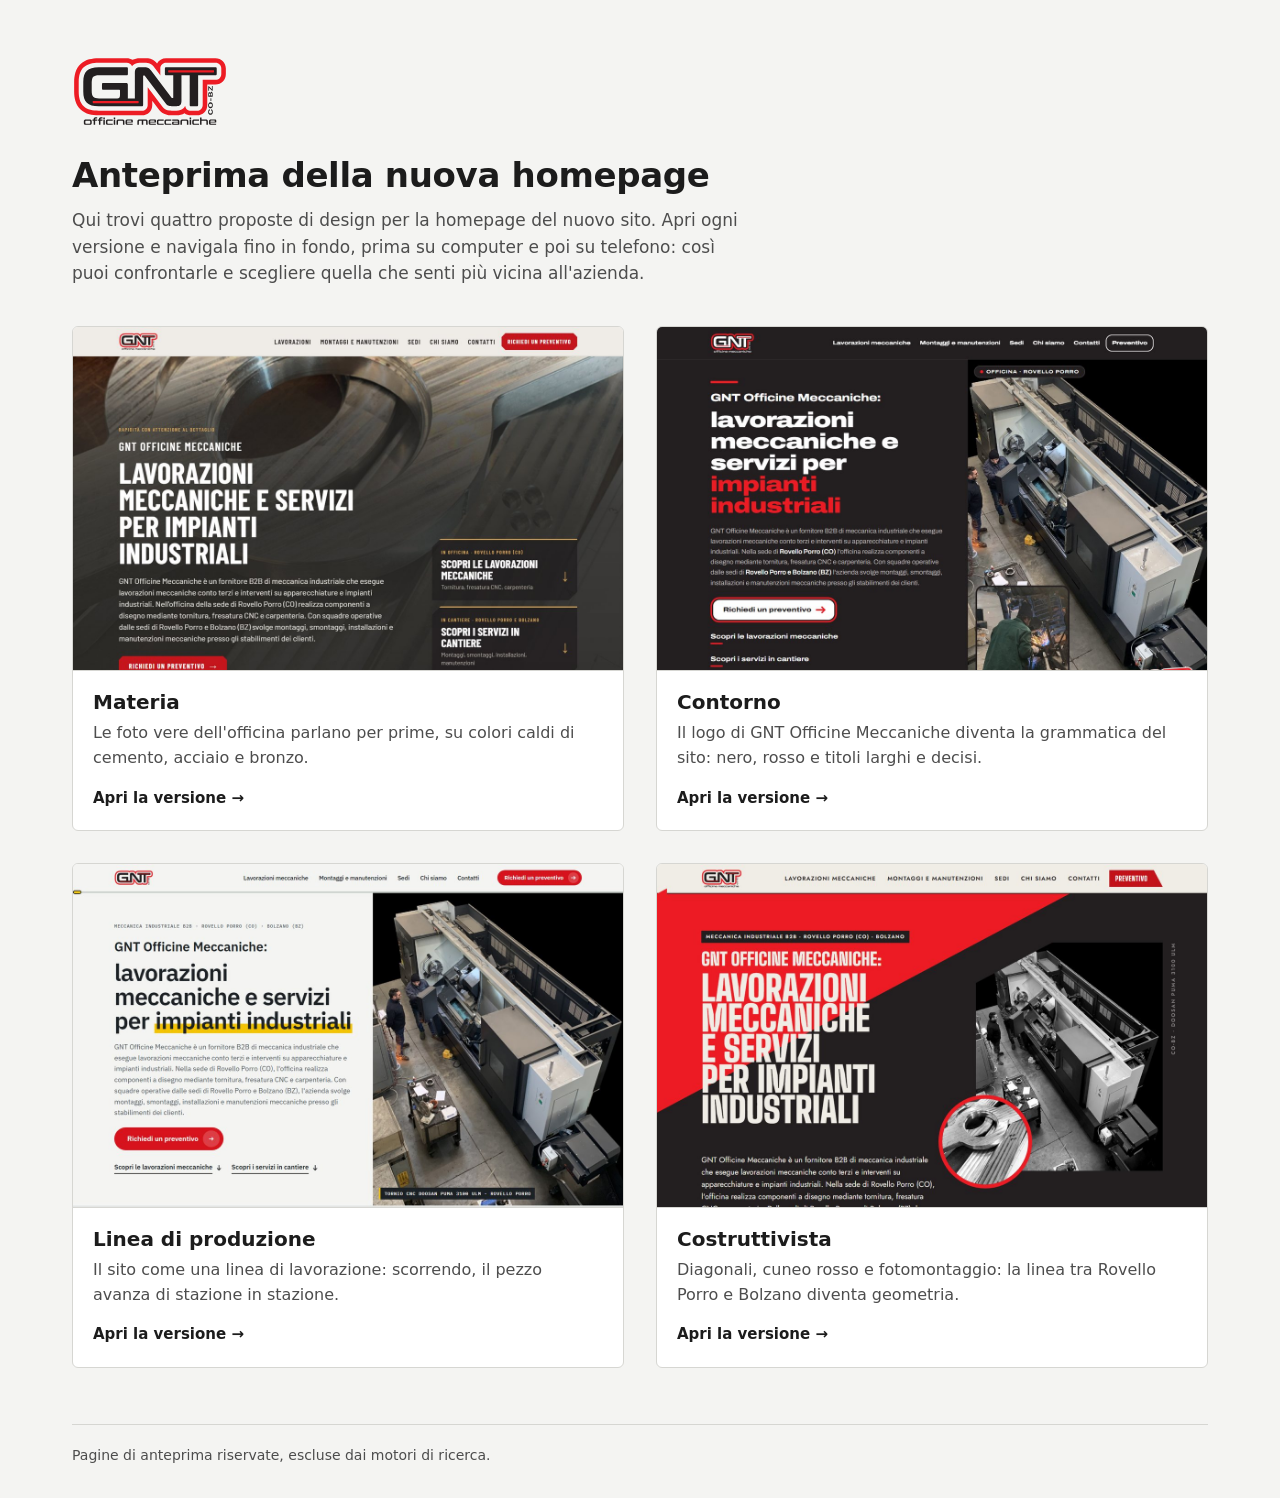
<file: index.html>
<!doctype html>
<html lang="it">
<head>
<meta charset="utf-8">
<meta name="robots" content="noindex, nofollow">
<meta name="viewport" content="width=device-width, initial-scale=1">
<title>Anteprima homepage | GNT Officine Meccaniche</title>
<meta name="description" content="Quattro proposte di design per la nuova homepage: aprile e navigale su computer e telefono.">
<style>
  :root {
    --bg: #f4f4f2;
    --surface: #ffffff;
    --ink: #1c1c1c;
    --ink-soft: #4d4d4d;
    --line: #d6d6d2;
    --line-strong: #8a8a86;
    --focus: #1c1c1c;
    --radius: 6px;
    --font: system-ui, -apple-system, "Segoe UI", Roboto, "Helvetica Neue", Arial, sans-serif;
  }
  *, *::before, *::after { box-sizing: border-box; }
  html { -webkit-text-size-adjust: 100%; }
  body {
    margin: 0;
    background: var(--bg);
    color: var(--ink);
    font-family: var(--font);
    font-size: 1rem;
    line-height: 1.55;
  }
  img { display: block; max-width: 100%; height: auto; }

  .wrap {
    width: 100%;
    max-width: 1200px;
    margin: 0 auto;
    padding-left: 16px;
    padding-right: 16px;
  }
  @media (min-width: 640px) { .wrap { padding-left: 32px; padding-right: 32px; } }

  header { padding-top: 40px; padding-bottom: 32px; }
  @media (min-width: 900px) { header { padding-top: 56px; padding-bottom: 40px; } }

  .logo { width: 132px; height: auto; margin-bottom: 28px; }
  @media (min-width: 900px) { .logo { width: 156px; } }

  h1 {
    margin: 0 0 12px;
    font-size: clamp(1.5rem, 1.2rem + 1.4vw, 2.125rem);
    line-height: 1.2;
    font-weight: 600;
    letter-spacing: -0.01em;
  }
  .intro {
    margin: 0;
    max-width: 62ch;
    color: var(--ink-soft);
    font-size: 1.0625rem;
  }

  .grid {
    list-style: none;
    margin: 0;
    padding: 0 0 56px;
    display: grid;
    grid-template-columns: 1fr;
    gap: 20px;
  }
  @media (min-width: 640px) {
    .grid { grid-template-columns: repeat(2, minmax(0, 1fr)); gap: 24px; }
  }
  @media (min-width: 1100px) {
    .grid { gap: 32px; }
  }

  .card {
    display: flex;
    flex-direction: column;
    height: 100%;
    background: var(--surface);
    border: 1px solid var(--line);
    border-radius: var(--radius);
    color: inherit;
    text-decoration: none;
    overflow: hidden;
    transition: border-color .15s ease, box-shadow .15s ease, transform .15s ease;
  }
  .card img {
    width: 100%;
    aspect-ratio: 1200 / 750;
    object-fit: cover;
    border-bottom: 1px solid var(--line);
    background: var(--line);
  }
  .card-body {
    display: flex;
    flex-direction: column;
    flex: 1;
    padding: 18px 20px 20px;
  }
  .card h2 {
    margin: 0 0 6px;
    font-size: 1.25rem;
    line-height: 1.3;
    font-weight: 600;
  }
  .card p {
    margin: 0 0 16px;
    color: var(--ink-soft);
  }
  .card-cta {
    margin-top: auto;
    font-size: .9375rem;
    font-weight: 600;
    color: var(--ink);
  }
  .card-cta span {
    display: inline-block;
    transition: transform .15s ease;
  }

  .card:hover {
    border-color: var(--line-strong);
    box-shadow: 0 6px 20px rgba(0, 0, 0, .08);
    transform: translateY(-2px);
  }
  .card:hover .card-cta span { transform: translateX(3px); }
  .card:hover .card-cta { text-decoration: underline; text-underline-offset: 3px; }

  .card:focus { outline: none; }
  .card:focus-visible {
    outline: 3px solid var(--focus);
    outline-offset: 4px;
    border-color: var(--line-strong);
  }

  footer {
    padding-bottom: 32px;
    color: var(--ink-soft);
    font-size: .875rem;
  }
  footer p { margin: 0; padding-top: 20px; border-top: 1px solid var(--line); }

  @media (prefers-reduced-motion: reduce) {
    .card, .card-cta span { transition: none; }
    .card:hover { transform: none; }
    .card:hover .card-cta span { transform: none; }
  }
</style>
</head>
<body>
  <header class="wrap">
    <img class="logo" src="media/logo/svg/gnt-logo-colori.svg" width="292" height="132" alt="GNT Officine Meccaniche">
    <h1>Anteprima della nuova homepage</h1>
    <p class="intro">Qui trovi quattro proposte di design per la homepage del nuovo sito. Apri ogni versione e navigala fino in fondo, prima su computer e poi su telefono: così puoi confrontarle e scegliere quella che senti più vicina all'azienda.</p>
  </header>

  <main class="wrap">
    <ul class="grid">
      <li>
        <a class="card" href="materia/">
          <img src="anteprime/materia.jpg" width="1200" height="750" alt="Prima schermata della versione Materia: foto di un pezzo lavorato in acciaio a tutta pagina, titolo bianco su toni scuri e caldi.">
          <div class="card-body">
            <h2>Materia</h2>
            <p>Le foto vere dell'officina parlano per prime, su colori caldi di cemento, acciaio e bronzo.</p>
            <span class="card-cta">Apri la versione <span aria-hidden="true">→</span></span>
          </div>
        </a>
      </li>
      <li>
        <a class="card" href="contorno/">
          <img src="anteprime/contorno.jpg" width="1200" height="750" alt="Prima schermata della versione Contorno: fondo nero, titolo bianco e rosso a sinistra, foto dell'officina a destra.">
          <div class="card-body">
            <h2>Contorno</h2>
            <p>Il logo di GNT Officine Meccaniche diventa la grammatica del sito: nero, rosso e titoli larghi e decisi.</p>
            <span class="card-cta">Apri la versione <span aria-hidden="true">→</span></span>
          </div>
        </a>
      </li>
      <li>
        <a class="card" href="linea-di-produzione/">
          <img src="anteprime/linea-di-produzione.jpg" width="1200" height="750" loading="lazy" decoding="async" alt="Prima schermata della versione Linea di produzione: fondo chiaro, titolo scuro con evidenziatura gialla, foto del tornio CNC a destra.">
          <div class="card-body">
            <h2>Linea di produzione</h2>
            <p>Il sito come una linea di lavorazione: scorrendo, il pezzo avanza di stazione in stazione.</p>
            <span class="card-cta">Apri la versione <span aria-hidden="true">→</span></span>
          </div>
        </a>
      </li>
      <li>
        <a class="card" href="costruttivista/">
          <img src="anteprime/costruttivista.jpg" width="1200" height="750" loading="lazy" decoding="async" alt="Prima schermata della versione Costruttivista: diagonale rossa su fondo nero, titolo bianco stretto e fotomontaggio in bianco e nero dell'officina.">
          <div class="card-body">
            <h2>Costruttivista</h2>
            <p>Diagonali, cuneo rosso e fotomontaggio: la linea tra Rovello Porro e Bolzano diventa geometria.</p>
            <span class="card-cta">Apri la versione <span aria-hidden="true">→</span></span>
          </div>
        </a>
      </li>
    </ul>
  </main>

  <footer class="wrap">
    <p>Pagine di anteprima riservate, escluse dai motori di ricerca.</p>
  </footer>
</body>
</html>
</file>
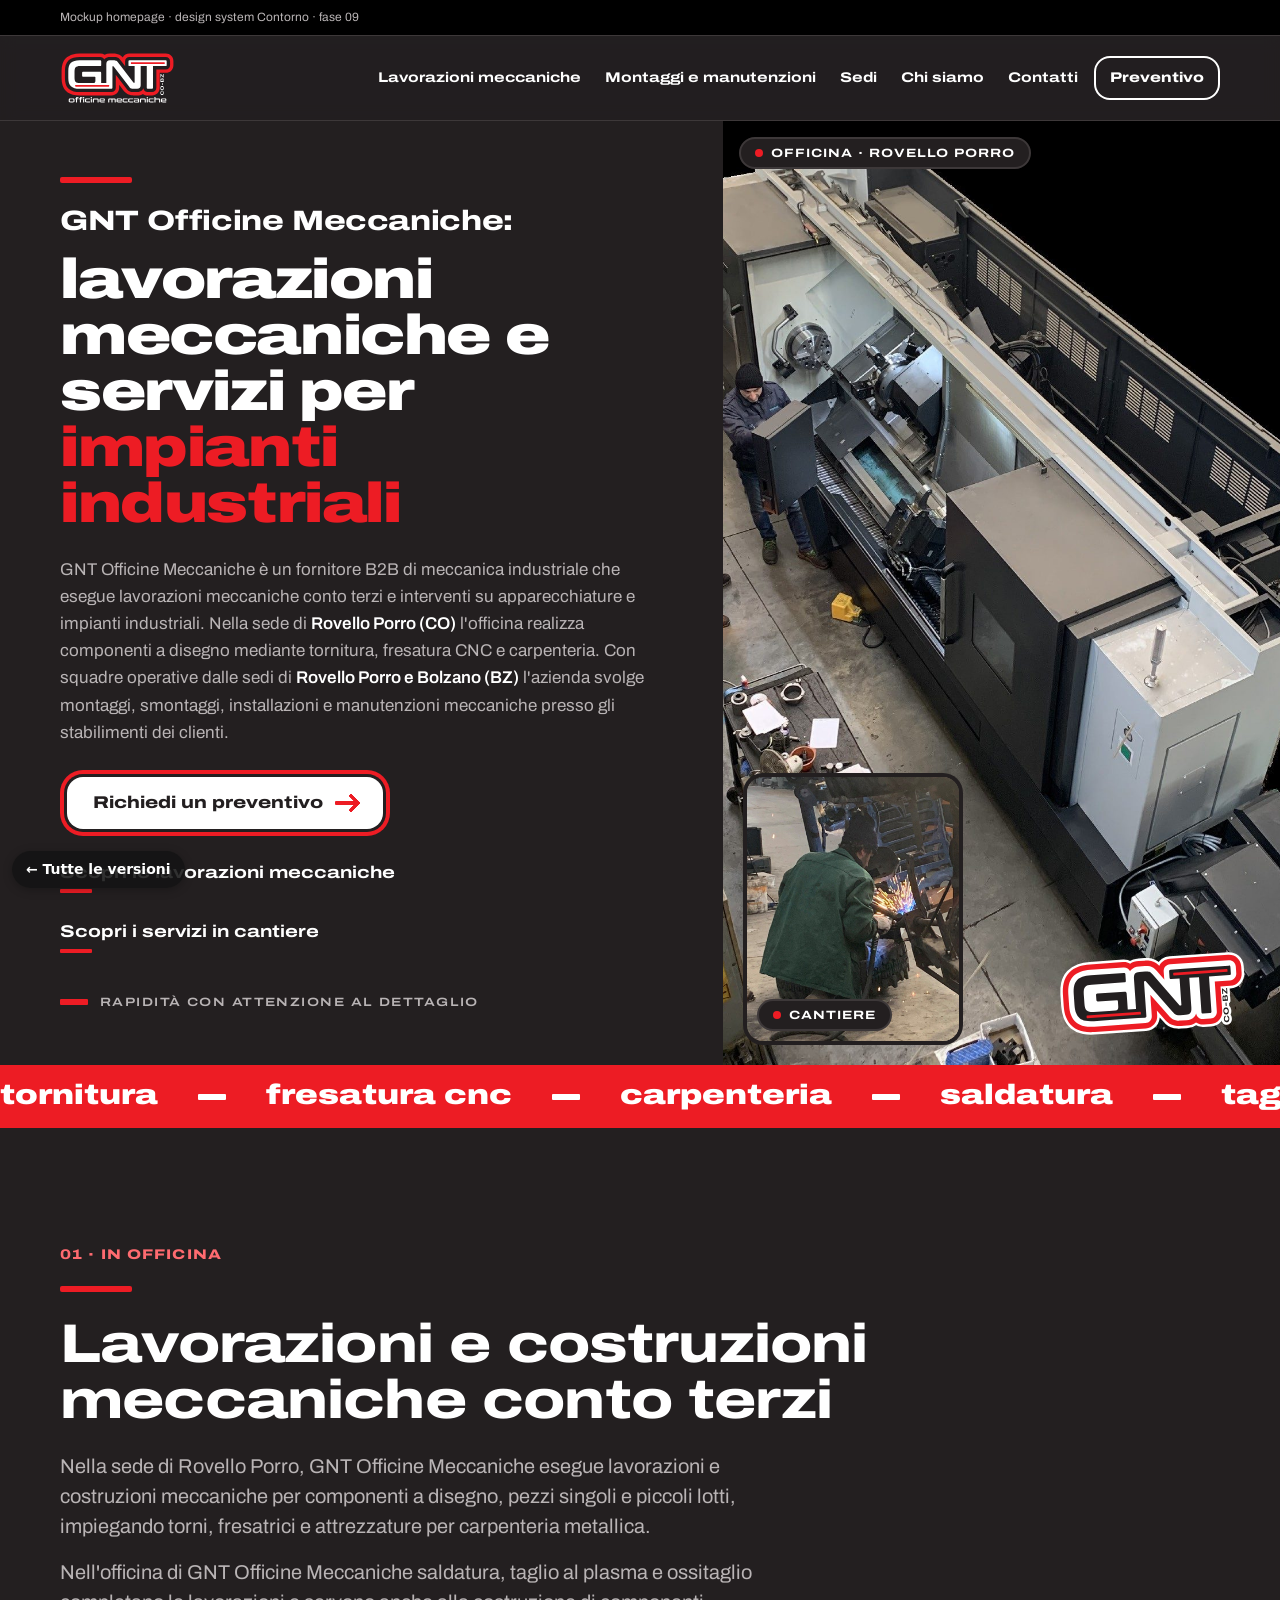
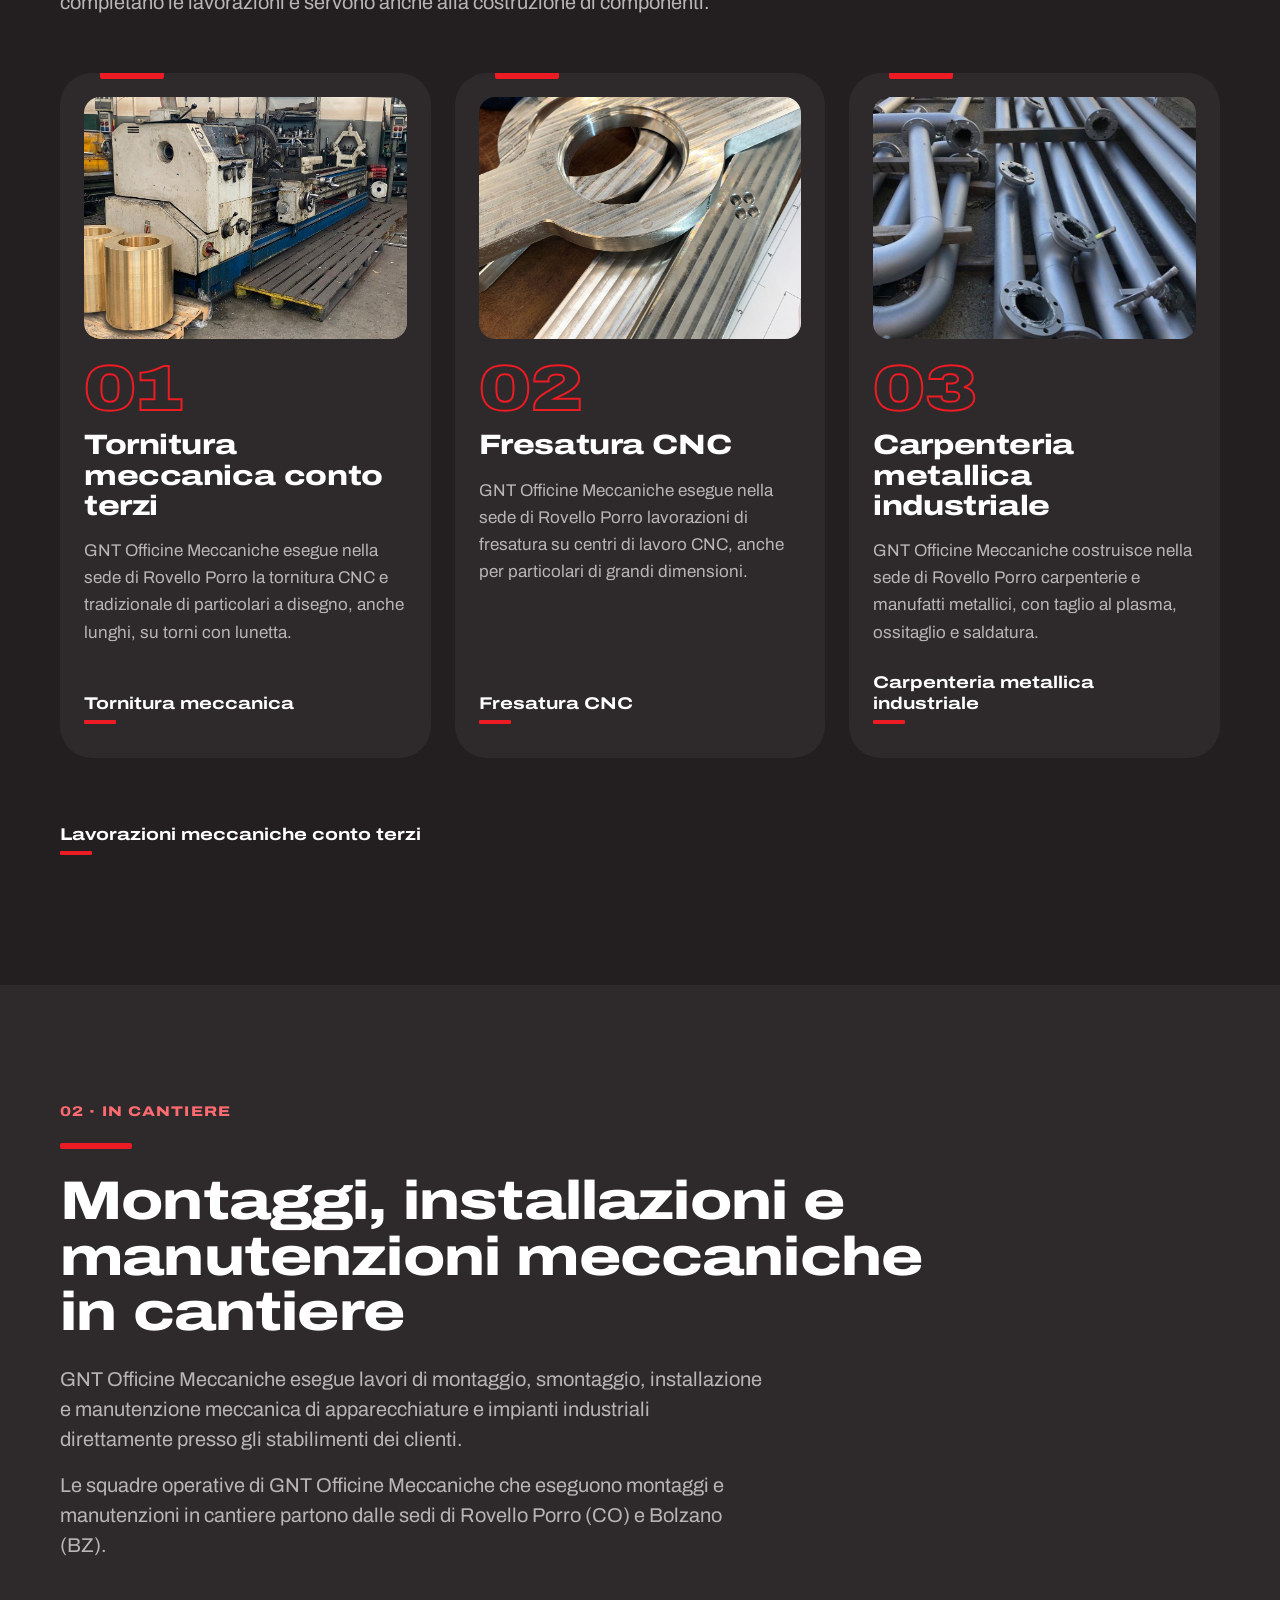
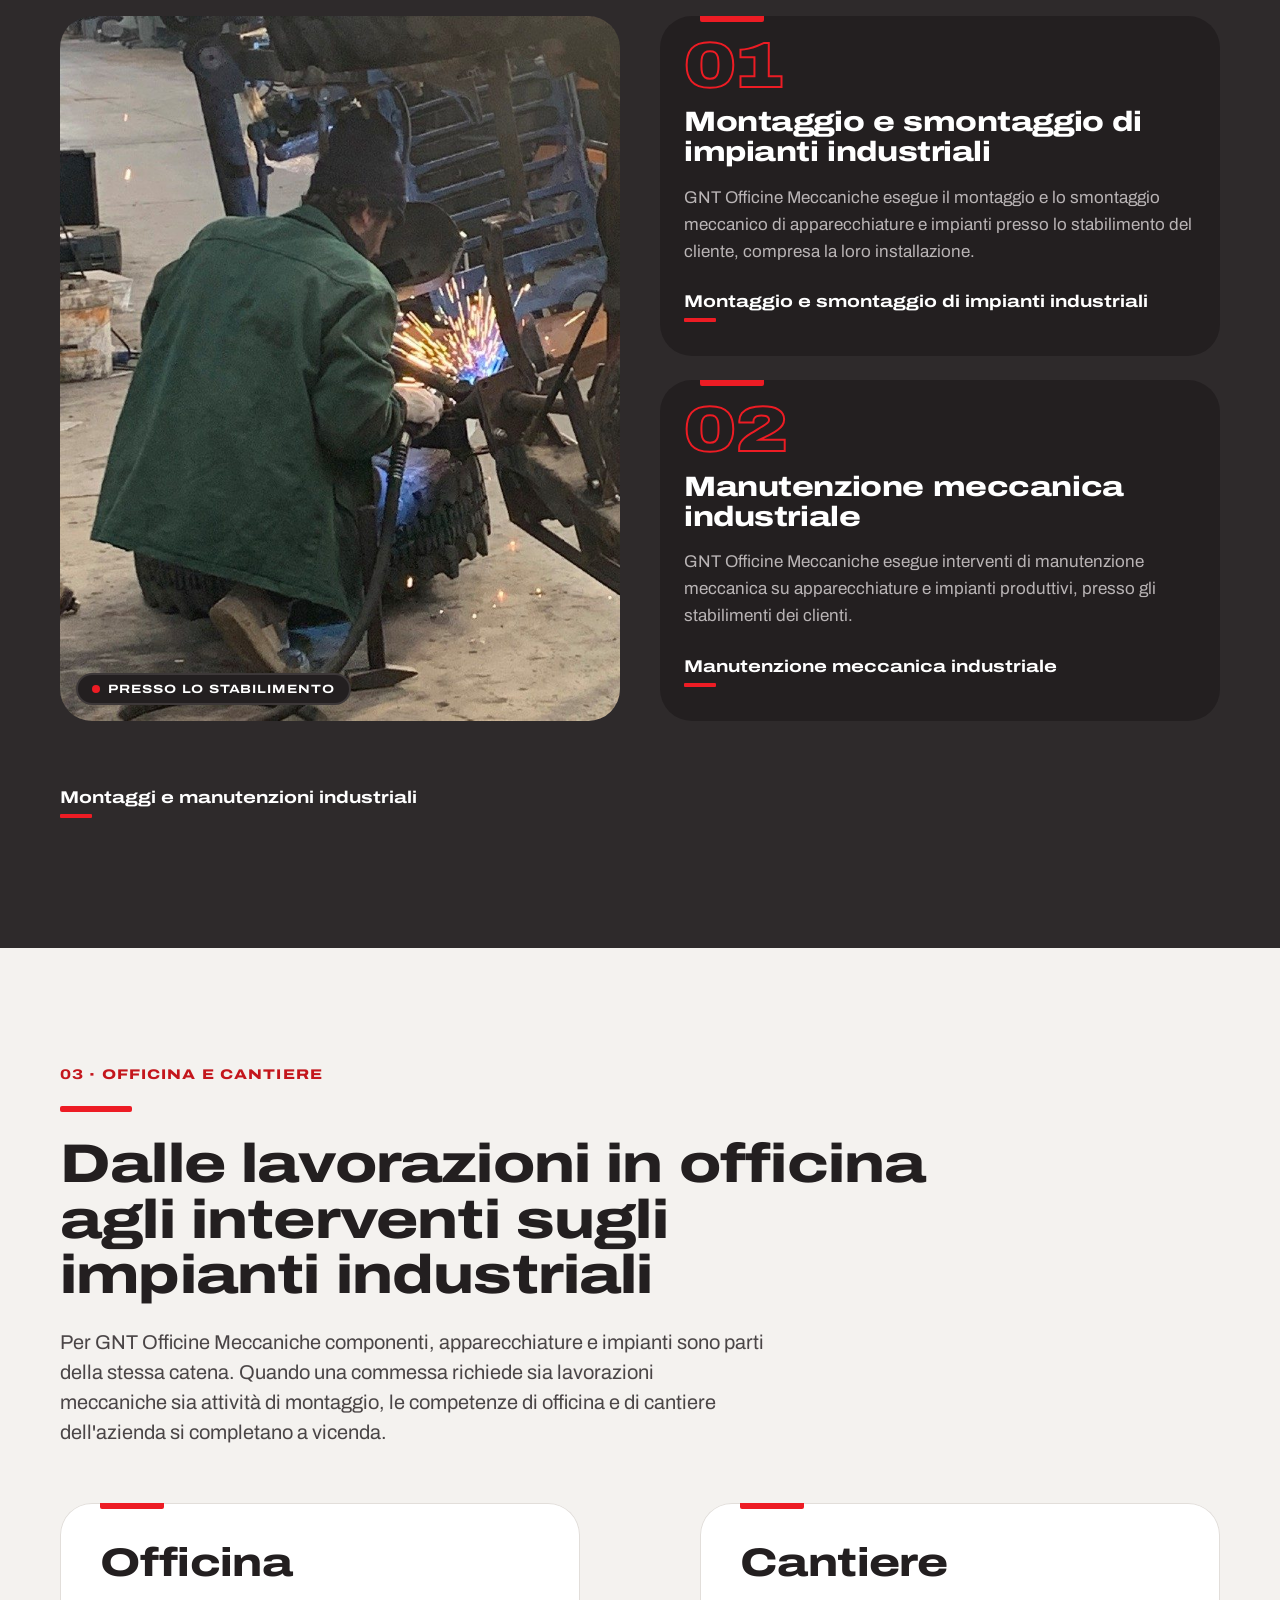
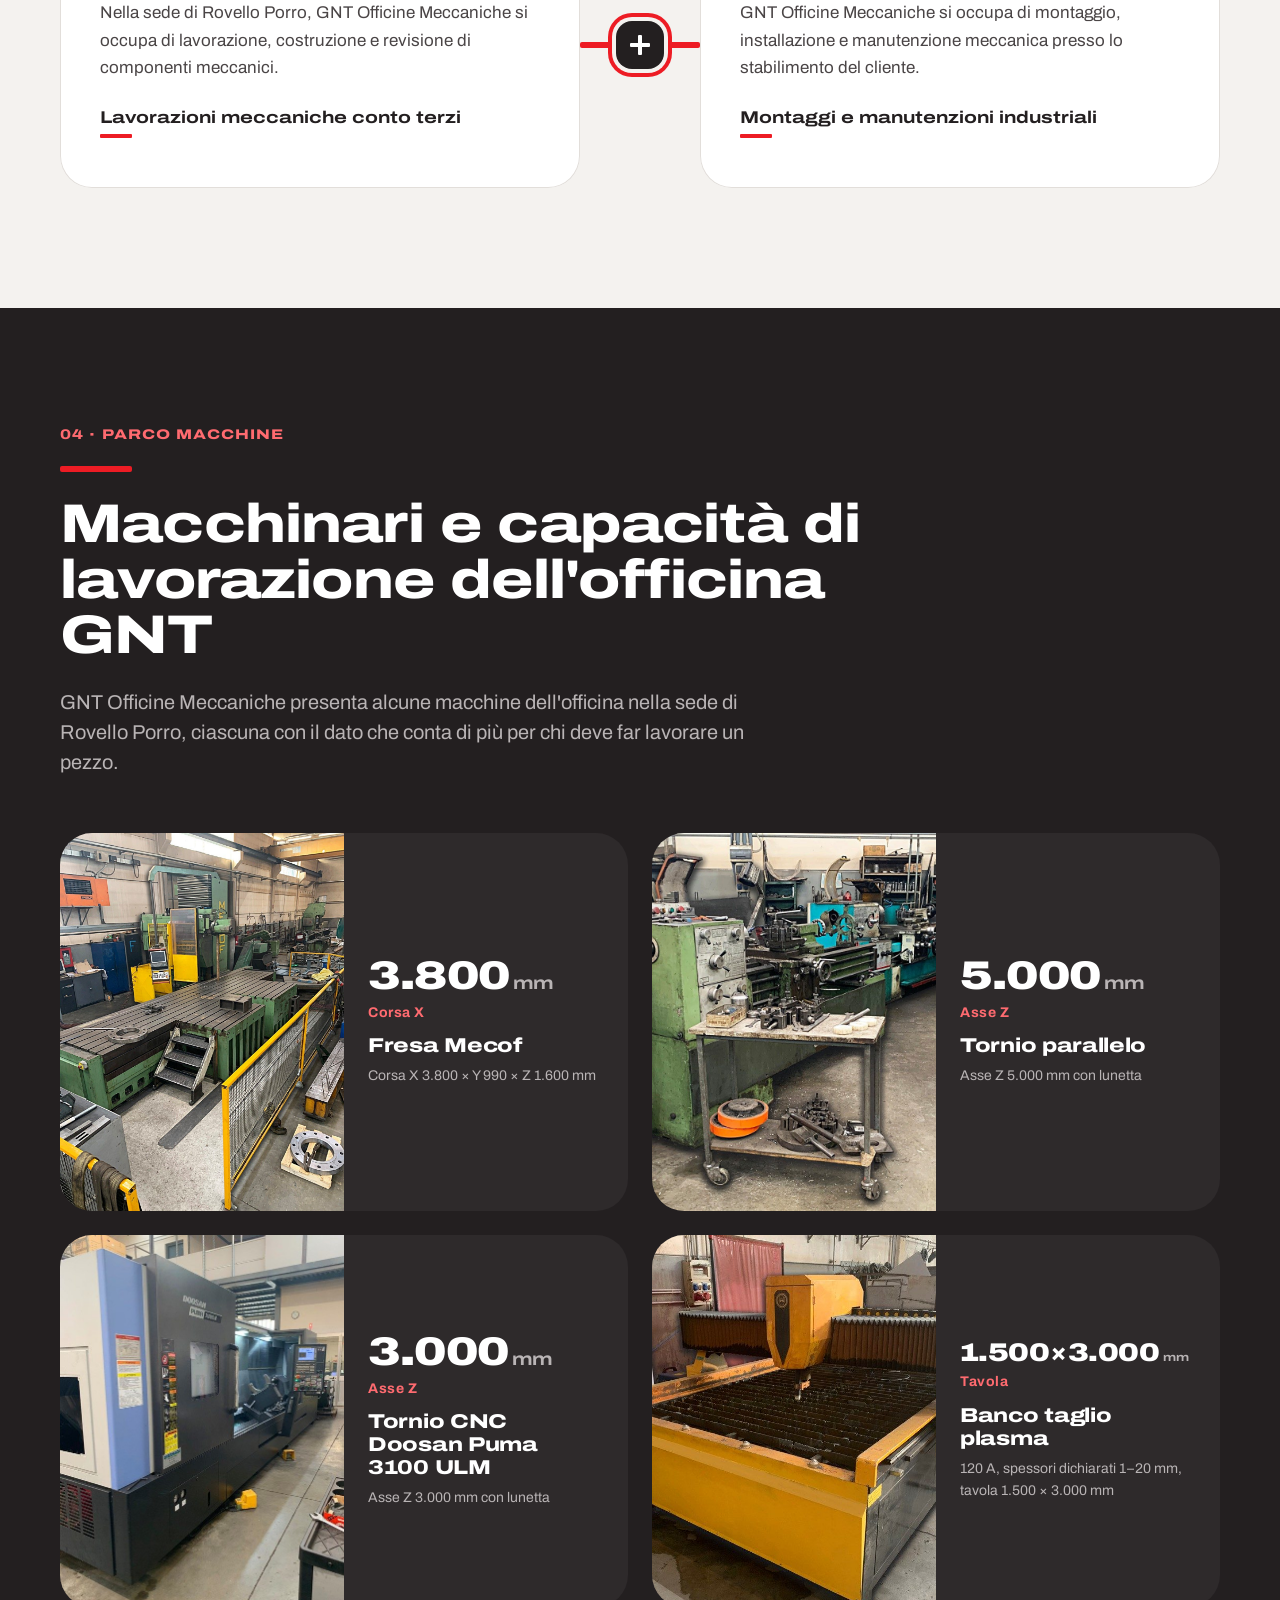
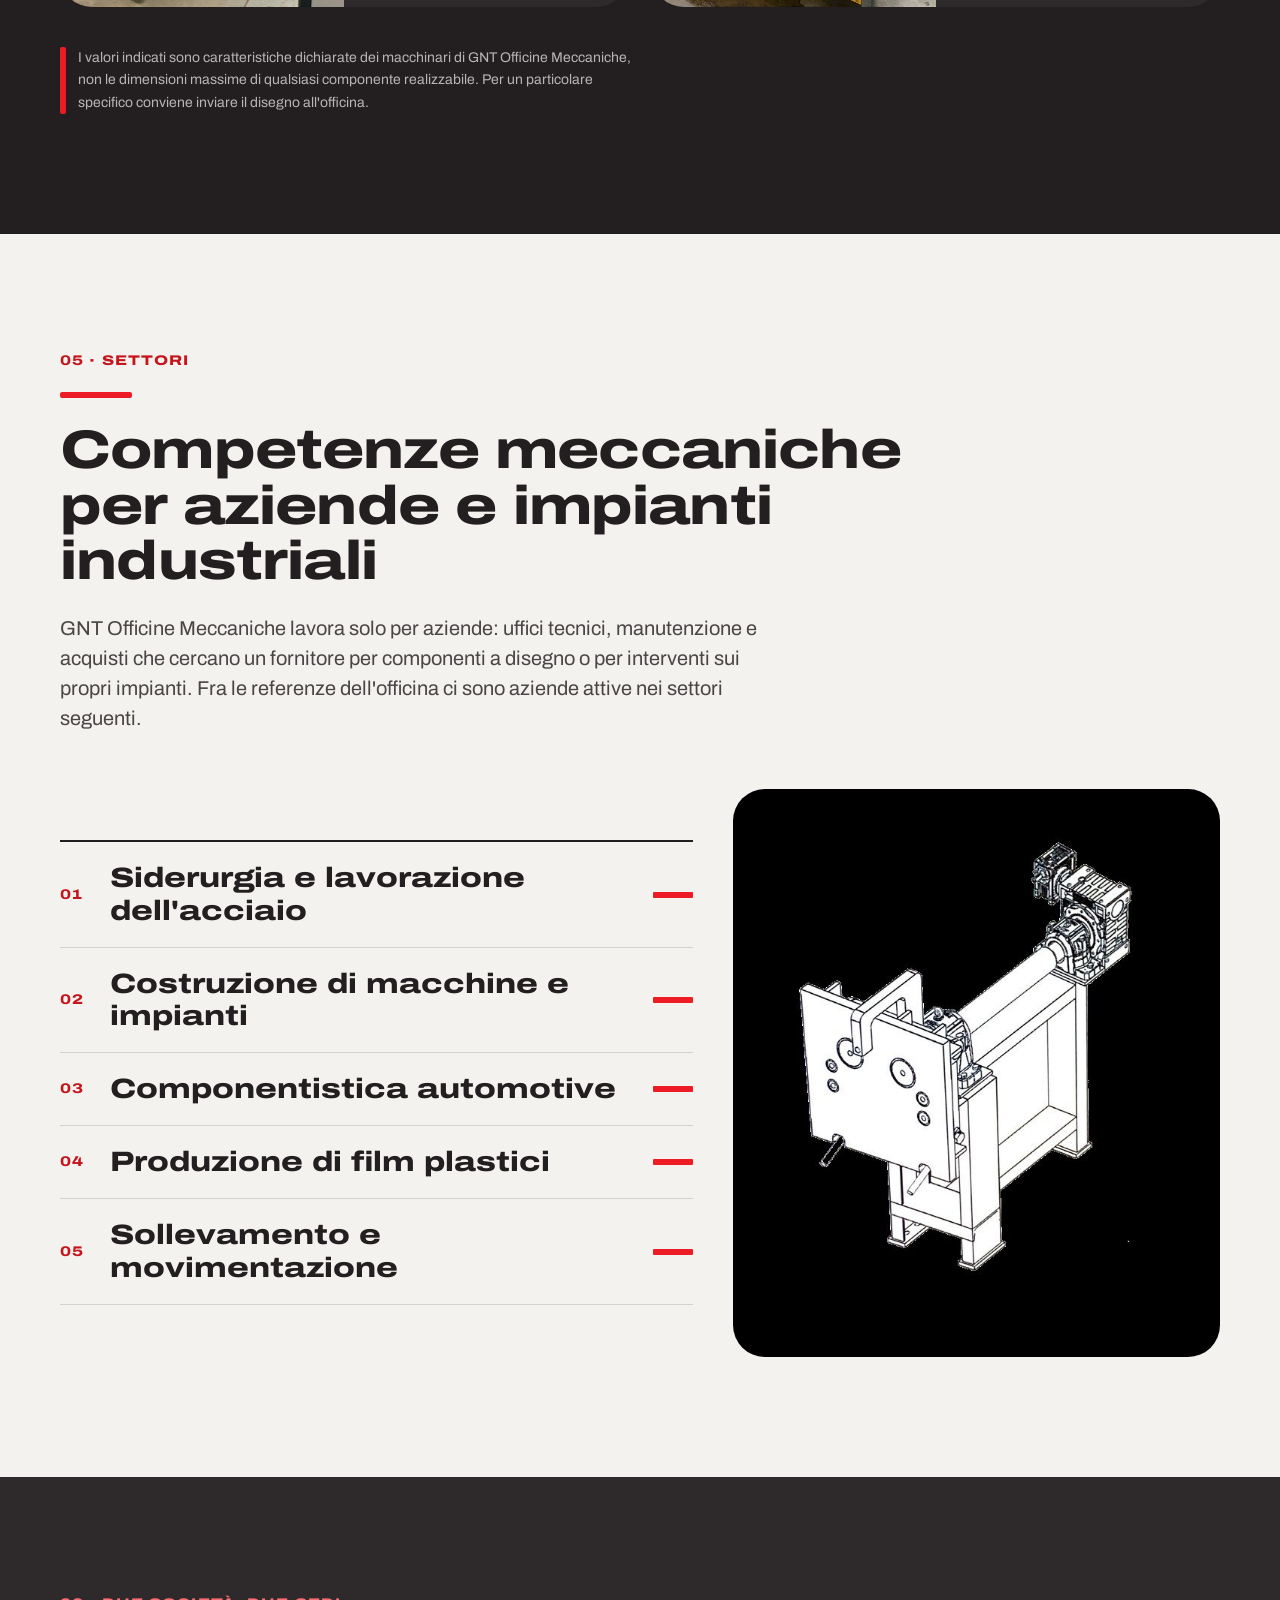
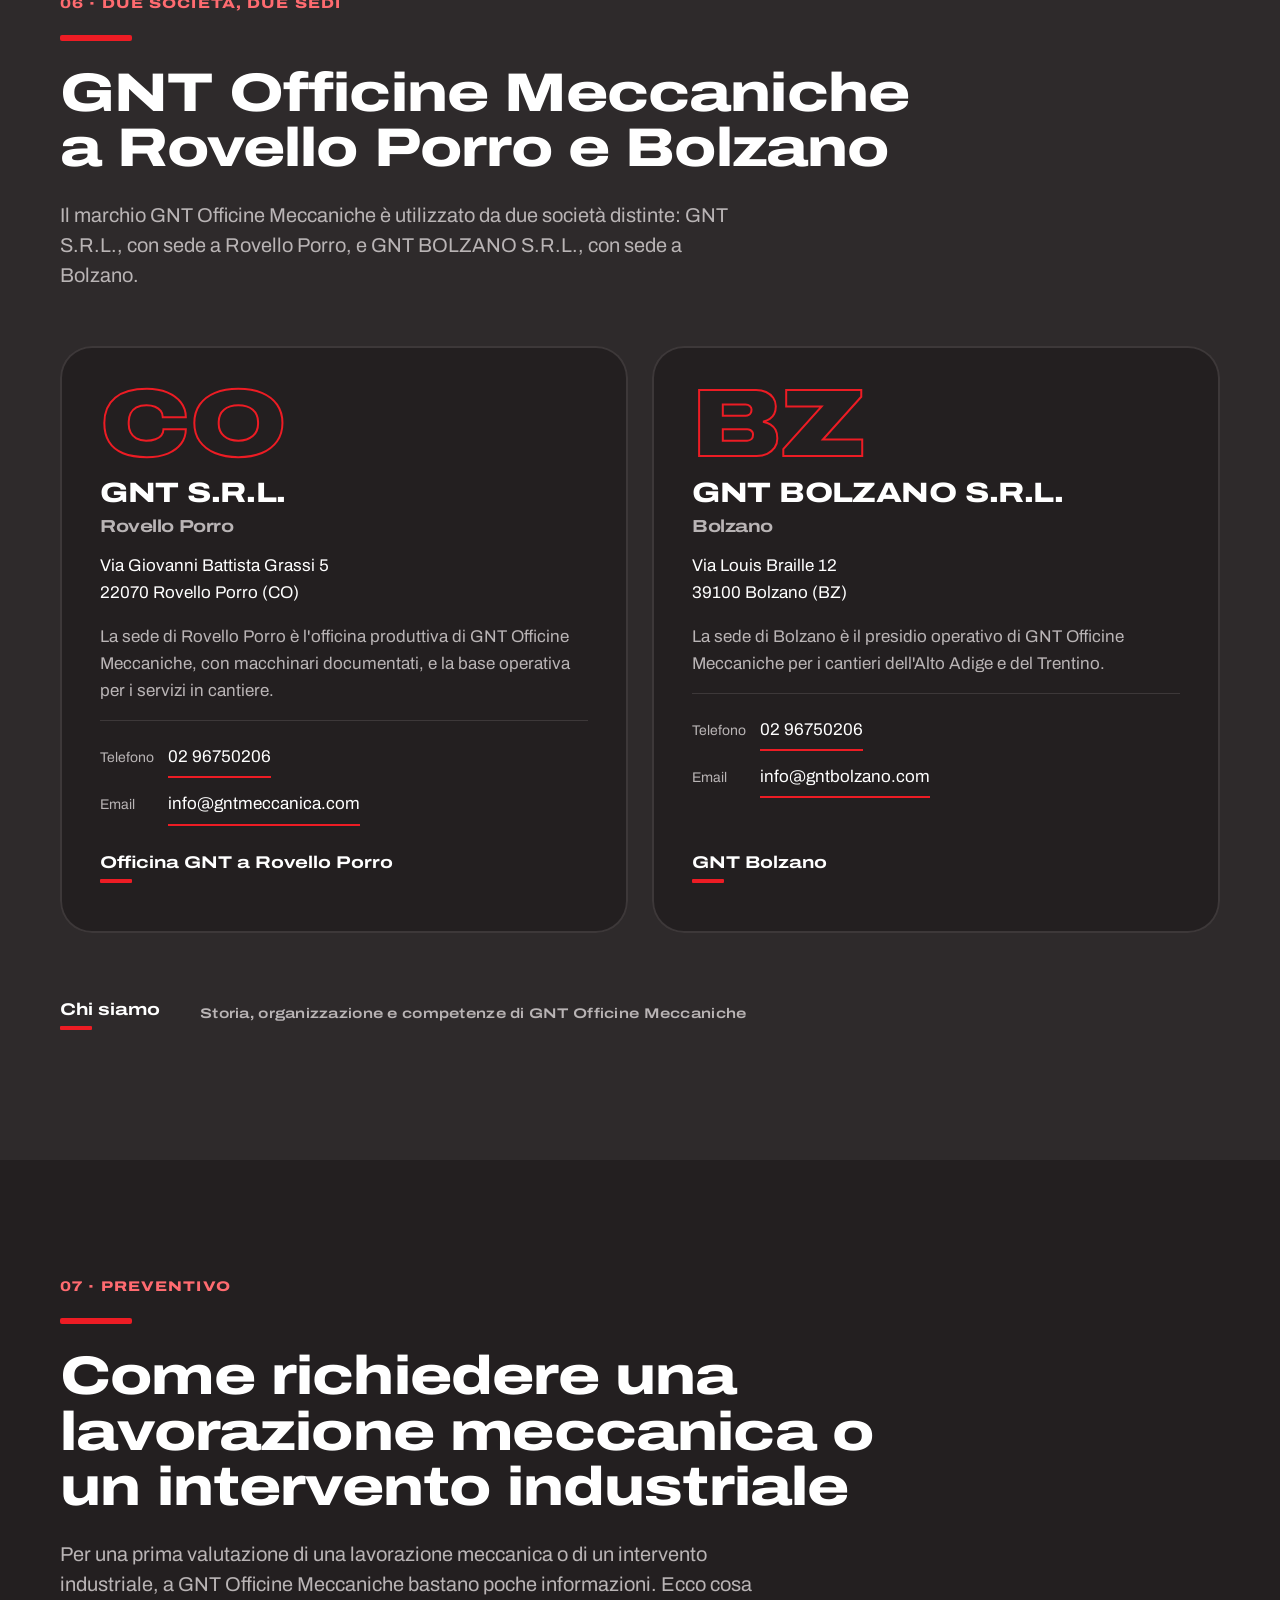
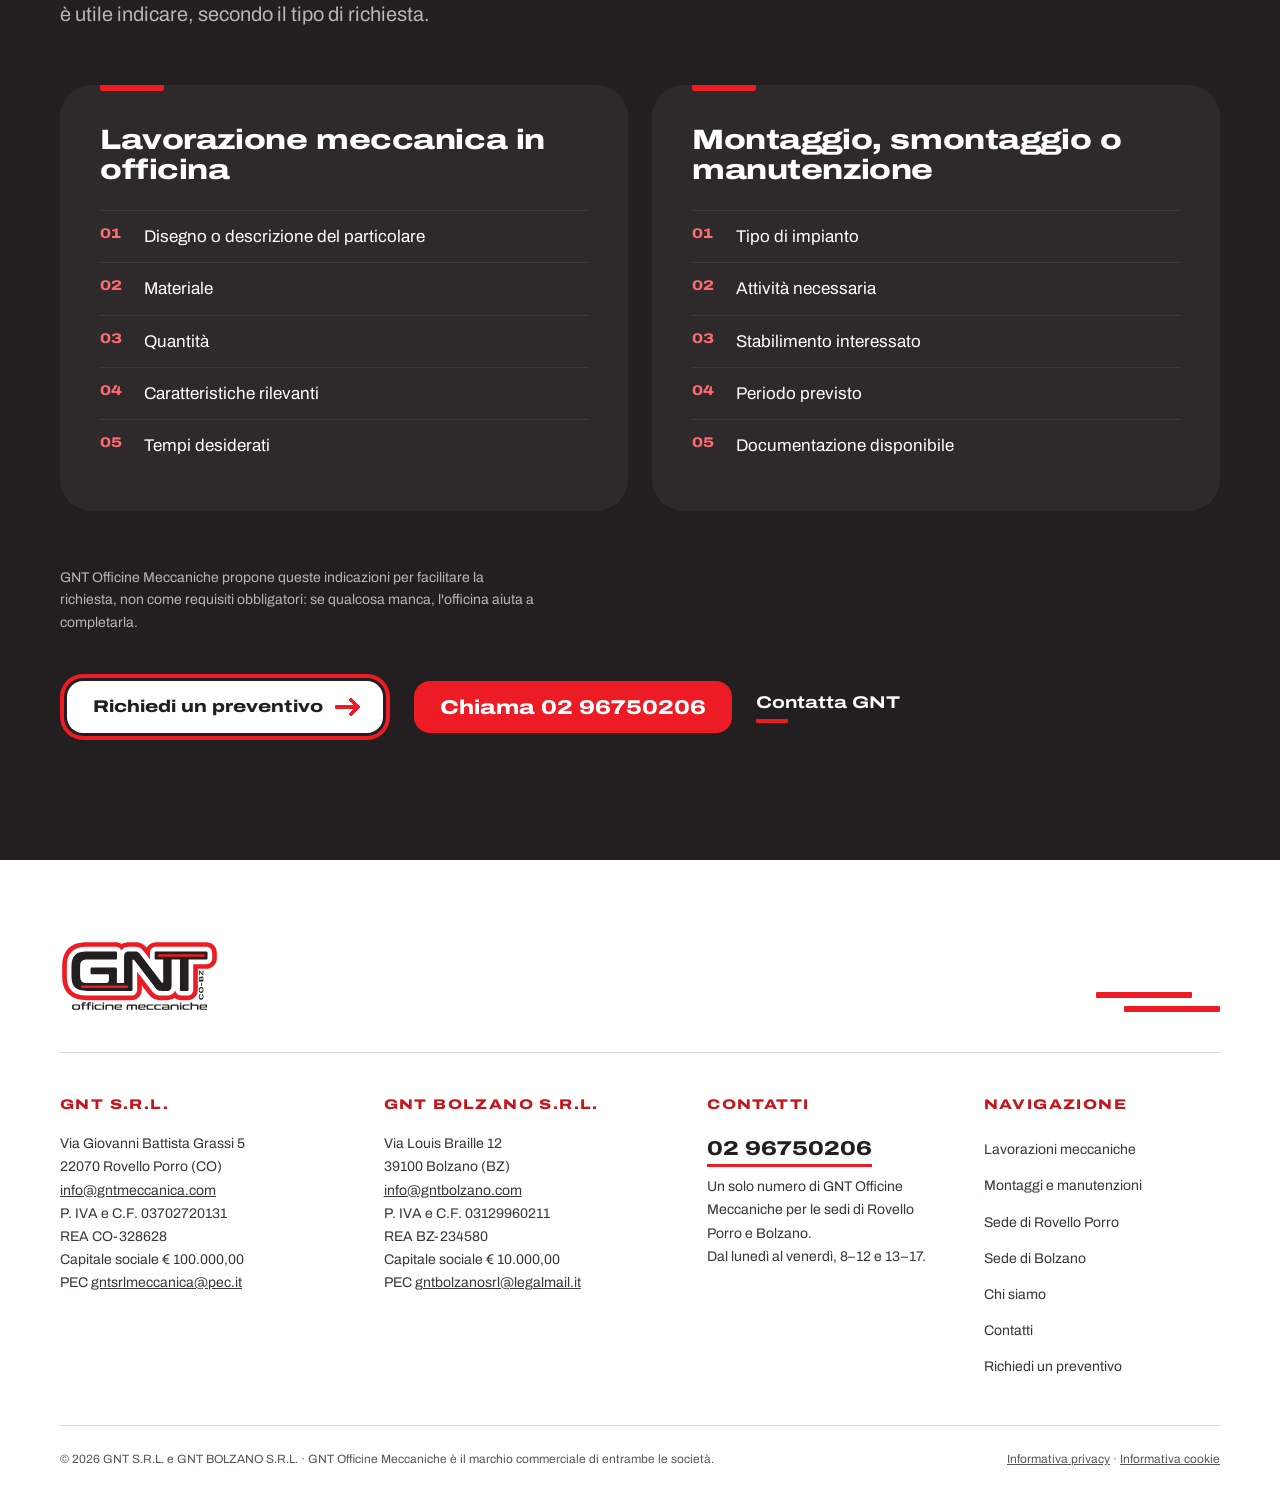
<file: contorno/index.html>
<!doctype html>
<html lang="it">
<head>
<meta charset="utf-8">
<meta name="robots" content="noindex, nofollow">
<meta name="viewport" content="width=device-width, initial-scale=1">
<title>GNT Officine Meccaniche | Lavorazioni e servizi industriali</title>
<meta name="description" content="GNT Officine Meccaniche: tornitura, fresatura CNC e carpenteria a Rovello Porro; montaggi, installazioni e manutenzioni industriali a Rovello Porro e Bolzano.">
<link rel="preconnect" href="https://fonts.googleapis.com">
<link rel="preconnect" href="https://fonts.gstatic.com" crossorigin>
<link href="https://fonts.googleapis.com/css2?family=Archivo:wdth,wght@62..125,100..900&display=swap" rel="stylesheet">
<style>
/* =========================================================
   GNT Officine Meccaniche · homepage · design system CONTORNO
   Mockup fase 09. Token, componenti e movimento presi da
   stages/04_direzione-creativa/output/design-system-contorno.html.
   I componenti nuovi sono marcati «NUOVO» nei commenti.
   ========================================================= */
:root{
  /* Colori */
  --nero:#231F20; --nero-2:#2E2A2B; --nero-3:#3D3839;
  --bianco:#FFFFFF; --grigio:#B9B4B5;
  --rosso:#ED1C24; --rosso-chiaro:#FF6B70; --carta:#F4F2EF;
  /* Colori su fondo chiaro (dal design system: etichette e numeri delle sezioni chiare) */
  --chiaro-testo-2:#4A4546; --chiaro-label:#5A5658; --chiaro-rosso:#C4161C;
  /* Caratteri */
  --f:"Archivo","Arial Black",Arial,sans-serif;
  --largo:125%; --normale:100%;
  --t-12:.75rem; --t-14:.875rem; --t-17:1.0625rem; --t-20:1.25rem;
  --t-28:clamp(1.4rem,1.1rem + 1.2vw,1.75rem);
  --t-40:clamp(1.9rem,1.2rem + 2.8vw,2.5rem);
  --t-64:clamp(2.4rem,1.2rem + 5vw,4rem);
  --t-96:clamp(3rem,1rem + 8vw,6rem);
  /* Spazi: passo 8 */
  --s-1:4px; --s-2:8px; --s-3:16px; --s-4:24px; --s-5:40px; --s-6:56px; --s-7:80px; --s-8:120px;
  /* Forme */
  --r-s:8px; --r-m:16px; --r-l:32px; --r-pillola:999px;
  --barra:6px;
  --contorno:0 0 0 4px var(--bianco),0 0 0 10px var(--rosso);
  --contorno-sottile:0 0 0 2px var(--bianco),0 0 0 5px var(--rosso);
  /* Movimento «slancio» */
  --d-scatto:160ms; --d-media:420ms; --d-slancio:800ms;
  --e-slancio:cubic-bezier(.16,1,.3,1);
  --e-netto:cubic-bezier(.7,0,.2,1);
  --max:1240px;
}
*{box-sizing:border-box}
html{scroll-behavior:smooth;scroll-padding-top:88px}
body{margin:0;background:var(--nero);color:var(--bianco);font:400 var(--t-17)/1.6 var(--f);font-stretch:var(--normale);-webkit-font-smoothing:antialiased;overflow-x:hidden}
img{max-width:100%;display:block}
a{color:inherit}
:focus-visible{outline:none;box-shadow:var(--contorno-sottile);border-radius:var(--r-s)}
.wrap{max-width:var(--max);margin:0 auto;padding:0 16px}
@media (min-width:720px){.wrap{padding:0 40px}}
h1,h2,h3,h4,.tit{margin:0;font-stretch:var(--largo);font-weight:800;line-height:1.02;letter-spacing:-.015em;overflow-wrap:break-word}
p{margin:0}
.label{font:600 var(--t-12)/1.2 var(--f);font-stretch:var(--largo);letter-spacing:.12em;text-transform:uppercase;color:var(--grigio)}
.barra{display:block;height:var(--barra);width:72px;background:var(--rosso);border-radius:2px}
.vh{position:absolute!important;width:1px;height:1px;overflow:hidden;clip:rect(0 0 0 0);white-space:nowrap}
.salta{position:absolute;left:16px;top:-100px;z-index:200;background:var(--bianco);color:var(--nero);padding:14px 20px;border-radius:var(--r-m);font-weight:700;text-decoration:none}
.salta:focus{top:12px}

/* ---------- NUOVO · barra del mockup (strumento di revisione, non fa parte del sito) ---------- */
.mock{background:#000;color:var(--grigio);font-size:var(--t-12);border-bottom:1px solid var(--nero-3)}
.mock .wrap{display:flex;flex-wrap:wrap;align-items:center;justify-content:space-between;gap:8px 16px;padding-top:8px;padding-bottom:8px}
.avviso{position:fixed;left:16px;right:16px;bottom:16px;z-index:300;max-width:520px;margin:0 auto;background:var(--bianco);color:var(--nero);border-radius:var(--r-m);padding:14px 18px;font-size:var(--t-14);box-shadow:0 0 0 3px var(--nero),0 0 0 7px var(--rosso);transform:translateY(160%);transition:transform var(--d-media) var(--e-slancio)}
.avviso:not(.su){visibility:hidden;transition:transform var(--d-media) var(--e-slancio),visibility 0s var(--d-media)}
.avviso.su{transform:none}
.avviso code{font-weight:700}

/* ---------- Testata (dall'esempio applicato del design system) ---------- */
.testata{position:sticky;top:0;z-index:100;background:rgba(35,31,32,.94);backdrop-filter:blur(8px);-webkit-backdrop-filter:blur(8px);border-bottom:1px solid var(--nero-3)}
.testata .wrap{display:flex;align-items:center;justify-content:space-between;gap:var(--s-3);height:68px}
@media (min-width:1100px){.testata .wrap{height:84px}}
.testata .marchio{display:block;flex:none;border-radius:var(--r-s)}
.testata .marchio img{height:40px;width:auto}
@media (min-width:1100px){.testata .marchio img{height:52px}}
.menu-desk{display:none;gap:var(--s-4);margin-left:auto}
.menu-desk a{text-decoration:none;font:700 var(--t-14)/1 var(--f);font-stretch:var(--largo);padding:14px 0;position:relative;white-space:nowrap}
.menu-desk a::after{content:"";position:absolute;left:0;bottom:4px;height:4px;width:0;background:var(--rosso);border-radius:1px;transition:width var(--d-media) var(--e-slancio)}
.menu-desk a:hover::after{width:100%}
@media (min-width:1100px){.menu-desk{display:flex}}
.testata .azioni{display:flex;align-items:center;gap:var(--s-2)}
.testata .btn{min-height:44px;padding:0 16px;font-size:var(--t-14)}
.testata .btn.btn-primario{margin:0 8px 0 4px}
.menu-btn{display:inline-flex;align-items:center;gap:10px;min-height:44px;padding:0 12px;border-radius:var(--r-m);background:transparent;color:var(--bianco);border:2px solid var(--nero-3);font:700 var(--t-14)/1 var(--f);font-stretch:var(--largo);cursor:pointer}
.menu-btn .ic{display:flex;flex-direction:column;gap:5px;width:22px}
.menu-btn .ic i{display:block;height:4px;background:var(--rosso);border-radius:1px;transition:transform var(--d-scatto)}
.menu-btn .ic i+i{width:14px;margin-left:8px}
.menu-btn[aria-expanded="true"] .ic i{width:22px;margin:0}
.menu-btn[aria-expanded="true"] .ic i:first-child{transform:translateY(4.5px) rotate(45deg)}
.menu-btn[aria-expanded="true"] .ic i+i{transform:translateY(-4.5px) rotate(-45deg)}
@media (min-width:1100px){.menu-btn{display:none}}
.menu-mob{border-top:1px solid var(--nero-3);background:var(--nero)}
.menu-mob[hidden]{display:none}
.menu-mob ul{list-style:none;margin:0;padding:var(--s-3) 0 var(--s-5)}
.menu-mob a{display:flex;align-items:center;min-height:56px;text-decoration:none;font:800 var(--t-20)/1.1 var(--f);font-stretch:var(--largo);border-bottom:1px solid var(--nero-3)}
@media (min-width:1100px){.menu-mob{display:none!important}}
@media (max-width:389px){.testata .btn-pre{display:none}}

/* ---------- Bottoni e link (design system) ---------- */
.btn{display:inline-flex;align-items:center;justify-content:center;gap:12px;min-height:52px;padding:0 26px;border-radius:var(--r-m);font:800 var(--t-17)/1.1 var(--f);font-stretch:var(--largo);text-decoration:none;cursor:pointer;border:0;text-align:center;transition:box-shadow var(--d-scatto),transform var(--d-scatto),background var(--d-scatto),color var(--d-scatto)}
.btn-primario{background:var(--bianco);color:var(--nero);box-shadow:0 0 0 3px var(--nero),0 0 0 7px var(--rosso);margin:7px}
.btn-primario:hover{box-shadow:0 0 0 4px var(--nero),0 0 0 10px var(--rosso);transform:translateY(-1px)}
.btn-primario:active{transform:translateY(1px);box-shadow:0 0 0 2px var(--nero),0 0 0 5px var(--rosso)}
.btn-primario:focus-visible{box-shadow:0 0 0 3px var(--nero),0 0 0 7px var(--rosso),0 0 0 10px var(--bianco);border-radius:var(--r-m)}
.btn-rosso{background:var(--rosso);color:var(--bianco);font-size:var(--t-20);font-weight:800}
.btn-rosso:hover{background:#D3141B}
.btn-secondario{background:transparent;color:var(--bianco);box-shadow:inset 0 0 0 2px var(--bianco)}
.btn-secondario:hover{background:var(--bianco);color:var(--nero)}
.btn-secondario:focus-visible{box-shadow:inset 0 0 0 2px var(--bianco),var(--contorno-sottile);border-radius:var(--r-m)}
.btn .fr{display:inline-block;width:22px;height:4px;background:currentColor;position:relative;border-radius:1px;transition:width var(--d-scatto);flex:none}
.btn .fr::after{content:"";position:absolute;right:-1px;top:-5px;width:10px;height:10px;border-top:4px solid currentColor;border-right:4px solid currentColor;transform:rotate(45deg);border-radius:1px}
.btn:hover .fr{width:30px}
.btn-primario .fr{background:var(--rosso)} .btn-primario .fr::after{border-color:var(--rosso)}
.link-barra{display:inline-flex;flex-direction:column;gap:6px;font:700 var(--t-17)/1.25 var(--f);font-stretch:var(--largo);text-decoration:none;padding:10px 0;min-height:44px}
.link-barra::after{content:"";height:4px;width:32px;background:var(--rosso);border-radius:1px;transition:width var(--d-media) var(--e-slancio)}
.link-barra:hover::after,.link-barra:focus-visible::after{width:100%}
.chip{display:inline-flex;align-items:center;gap:8px;padding:8px 14px;border-radius:var(--r-pillola);background:var(--nero);border:2px solid var(--nero-3);font:700 var(--t-12)/1 var(--f);font-stretch:var(--largo);letter-spacing:.08em;text-transform:uppercase;color:var(--bianco)}
.chip i{width:8px;height:8px;border-radius:50%;background:var(--rosso);flex:none}
.riga{display:flex;flex-wrap:wrap;gap:var(--s-3) var(--s-5);align-items:center}

/* ---------- Apertura (H1) ---------- */
.hero{position:relative;display:grid;border-bottom:0}
@media (min-width:1000px){.hero{grid-template-columns:1.3fr 1fr;min-height:680px}}
.hero>*{min-width:0}
.hero .tx{padding:var(--s-6) 16px var(--s-6);display:flex;flex-direction:column;justify-content:center;gap:var(--s-4)}
@media (min-width:720px){.hero .tx{padding:var(--s-7) 40px}}
@media (min-width:1000px){.hero .tx{padding:var(--s-6) var(--s-6) var(--s-6) max(40px,calc((100vw - var(--max))/2 + 40px))}}
.hero h1{display:flex;flex-direction:column;gap:var(--s-3)}
.hero h1 .h1-marchio{font-size:var(--t-28);font-weight:800;color:var(--bianco)}
.hero h1 .h1-offerta{font-size:clamp(2.1rem,1.2rem + 2.9vw,3.5rem);font-weight:900;line-height:1;letter-spacing:-.025em}
.hero h1 .r{color:var(--rosso)}
.hero .intro-h{font-size:var(--t-17);line-height:1.6;color:var(--grigio);max-width:66ch}
@media (min-width:720px) and (max-width:999px){.hero .intro-h{font-size:var(--t-20);line-height:1.55}}
.hero .intro-h strong{color:var(--bianco);font-weight:600}
.hero .cta{display:flex;flex-direction:column;align-items:flex-start;gap:var(--s-3)}
.hero .secondari{display:flex;flex-wrap:wrap;gap:var(--s-2) var(--s-5)}
.claim{display:flex;align-items:center;gap:12px;margin-top:var(--s-2)}
.claim i{display:block;width:28px;height:var(--barra);background:var(--rosso);border-radius:1px;flex:none}
.hero .foto{position:relative;min-height:440px;background:var(--nero)}
@media (min-width:720px){.hero .foto{min-height:560px}}
.hero .foto .f-main{position:absolute;inset:0}
.hero .foto .f-main img{width:100%;height:100%;object-fit:cover;object-position:50% 35%}
.hero .foto .tag{position:absolute;left:16px;top:16px;z-index:3}
/* NUOVO · riquadro del cantiere sopra la foto d'apertura */
.hero .inset{display:none}
@media (min-width:720px){
  .hero .inset{display:block;position:absolute;left:24px;bottom:24px;width:min(38%,260px);aspect-ratio:4/5;z-index:3;border-radius:var(--r-m);overflow:hidden;box-shadow:0 0 0 4px var(--nero)}
  .hero .inset img{width:100%;height:100%;object-fit:cover}
  .hero .inset .chip{position:absolute;left:10px;bottom:10px;z-index:3}
}
.sticker{position:absolute;right:16px;bottom:16px;width:132px;z-index:4;transform:rotate(-4deg)}
@media (min-width:1000px){.sticker{width:190px;right:32px;bottom:32px}}
.js .sticker[data-anim]{transform:rotate(-20deg) scale(.4);opacity:0}
.sticker.in{transform:rotate(-4deg) scale(1)!important;opacity:1!important;transition:transform .7s cubic-bezier(.34,1.56,.64,1) .9s,opacity .2s .9s}

/* ---------- Nastro dei servizi ---------- */
.nastro{background:var(--rosso);overflow:hidden;padding:16px 0;white-space:nowrap}
.nastro .tr{display:inline-flex;gap:40px;font:900 var(--t-28)/1 var(--f);font-stretch:var(--largo);text-transform:lowercase;will-change:transform}
.nastro .tr span::after{content:"";display:inline-block;width:28px;height:6px;background:var(--bianco);vertical-align:middle;margin-left:40px;border-radius:1px}

/* ---------- Sezioni ---------- */
.sez{padding:var(--s-7) 0}
@media (min-width:900px){.sez{padding:var(--s-8) 0}}
.sez.alt{background:var(--nero-2)}
.sez.chiara{background:var(--carta);color:var(--nero)}
.sez.chiara .label{color:var(--chiaro-label)}
.sez-testa{margin-bottom:var(--s-6);max-width:880px}
.sez-testa .num{display:block;font:800 var(--t-14)/1 var(--f);font-stretch:var(--largo);color:var(--rosso-chiaro);letter-spacing:.08em;text-transform:uppercase;margin-bottom:var(--s-4)}
.sez.chiara .sez-testa .num{color:var(--chiaro-rosso)}
.sez-testa h2{font-size:clamp(1.85rem,1.05rem + 3.3vw,3.4rem);margin:var(--s-4) 0}
.intro{font-size:var(--t-17);line-height:1.6;color:var(--grigio);max-width:64ch}
@media (min-width:720px){.intro{font-size:var(--t-20);line-height:1.5}}
.intro+.intro{margin-top:var(--s-3)}
.sez.chiara .intro{color:var(--chiaro-testo-2)}
.sez-piede{margin-top:var(--s-6);display:flex;flex-wrap:wrap;align-items:center;gap:var(--s-3) var(--s-5)}

/* ---------- Scheda servizio (design system) + NUOVO: variante con foto ---------- */
.griglia-3{display:grid;gap:var(--s-4)}
@media (min-width:760px){.griglia-3{grid-template-columns:repeat(2,1fr)}}
@media (min-width:1100px){.griglia-3{grid-template-columns:repeat(3,1fr)}}
@media (min-width:760px) and (max-width:1099px){.griglia-3>:nth-child(3){grid-column:1/-1}.griglia-3>:nth-child(3) .ft{aspect-ratio:16/7}}
.griglia-3>*{min-width:0}
.servizio{background:var(--nero-2);border-radius:var(--r-l);padding:var(--s-4);display:flex;flex-direction:column;gap:var(--s-3);color:var(--bianco);position:relative;transition:box-shadow var(--d-media) var(--e-slancio),transform var(--d-media) var(--e-slancio)}
.sez.alt .servizio{background:var(--nero)}
.servizio:hover,.servizio:focus-within{box-shadow:var(--contorno);transform:translateY(-4px)}
.servizio .top{position:absolute;top:0;left:var(--s-5);width:64px;height:var(--barra);background:var(--rosso);border-radius:0 0 2px 2px;transition:width var(--d-media) var(--e-slancio);z-index:3}
.servizio:hover .top,.servizio:focus-within .top{width:calc(100% - 80px)}
.servizio .n{font:900 var(--t-64)/.8 var(--f);font-stretch:var(--largo);color:transparent;-webkit-text-stroke:2px var(--rosso);display:block}
.servizio h3{font-size:var(--t-28);line-height:1.08}
.servizio p{color:var(--grigio)}
.servizio .link-barra{margin-top:auto}
.servizio .esteso::before{content:"";position:absolute;inset:0;border-radius:var(--r-l);z-index:2}
.servizio .esteso:focus-visible{box-shadow:none}
.servizio .ft{border-radius:var(--r-m);aspect-ratio:4/3;margin-bottom:var(--s-2)}
.servizio .ft img{width:100%;height:100%;object-fit:cover}
.servizio .testa-s{display:flex;align-items:flex-end;gap:var(--s-3)}
.servizio .testa-s .n{flex:none}

/* ---------- Blocco cantiere (design system) ---------- */
.cantiere{display:grid;gap:var(--s-5)}
@media (min-width:1000px){.cantiere{grid-template-columns:1fr 1fr;align-items:stretch}}
.cantiere>*{min-width:0}
.cantiere .ft{border-radius:var(--r-l);aspect-ratio:1/1;position:relative}
@media (min-width:1000px){.cantiere .ft{aspect-ratio:auto;min-height:100%}}
.cantiere .ft img{width:100%;height:100%;object-fit:cover;object-position:50% 40%}
.cantiere .ft .chip{position:absolute;left:16px;bottom:16px;z-index:3}
.colonna{display:grid;gap:var(--s-4);align-content:start}
.colonna .servizio{min-height:0}

/* ---------- NUOVO · Ponte officina–cantiere ---------- */
.ponte{display:grid;gap:0;align-items:stretch}
@media (min-width:900px){.ponte{grid-template-columns:1fr 120px 1fr}}
.ponte>*{min-width:0}
.polo{background:var(--bianco);border-radius:var(--r-l);padding:var(--s-5) var(--s-4) var(--s-4);position:relative;box-shadow:inset 0 0 0 1px #E2DEDA;display:flex;flex-direction:column;gap:var(--s-3)}
@media (min-width:720px){.polo{padding:var(--s-5)}}
.polo .label{color:var(--chiaro-label)}
.polo .tit{font-size:var(--t-40);color:var(--nero)}
.polo p{color:var(--chiaro-testo-2);font-size:var(--t-17)}
.polo .top{position:absolute;top:0;left:var(--s-5);width:64px;height:var(--barra);background:var(--rosso);border-radius:0 0 2px 2px}
.polo .link-barra{margin-top:auto;color:var(--nero)}
.giunto{display:flex;align-items:center;justify-content:center;min-height:72px;position:relative}
.giunto .asta{position:absolute;background:var(--rosso);border-radius:2px;left:50%;top:0;bottom:0;width:var(--barra);transform:translateX(-50%)}
@media (min-width:900px){.giunto .asta{left:0;right:0;top:50%;bottom:auto;width:auto;height:var(--barra);transform:translateY(-50%)}}
.giunto .nodo{position:relative;z-index:2;width:48px;height:48px;border-radius:var(--r-m);background:var(--nero);box-shadow:0 0 0 4px var(--carta),0 0 0 8px var(--rosso);display:grid;place-items:center}
.giunto .nodo::before,.giunto .nodo::after{content:"";position:absolute;width:20px;height:4px;background:var(--bianco);border-radius:1px}
.giunto .nodo::after{transform:rotate(90deg)}
.js [data-anim="giunto"] .asta{transform:translateX(-50%) scaleY(0);transform-origin:top}
[data-anim="giunto"].in .asta{transform:translateX(-50%) scaleY(1);transition:transform var(--d-slancio) var(--e-netto) .2s}
@media (min-width:900px){
  .js [data-anim="giunto"] .asta{transform:translateY(-50%) scaleX(0);transform-origin:left}
  [data-anim="giunto"].in .asta{transform:translateY(-50%) scaleX(1)}
}
.js [data-anim="giunto"] .nodo{transform:scale(.3) rotate(-45deg);opacity:0}
[data-anim="giunto"].in .nodo{transform:none;opacity:1;transition:transform .6s cubic-bezier(.34,1.56,.64,1) .8s,opacity .2s .8s}

/* ---------- Scheda macchina (design system) ---------- */
.parco{display:grid;gap:var(--s-4)}
@media (min-width:640px){.parco{grid-template-columns:repeat(2,1fr)}}
@media (min-width:1100px){.parco .macchina{display:grid;grid-template-columns:minmax(0,1fr) minmax(0,1fr)}.parco .macchina .tenda{aspect-ratio:auto;min-height:280px}.parco .macchina .mc{padding:var(--s-5) var(--s-4);align-content:center}}
.parco>*{min-width:0}
.macchina{background:var(--nero-2);border-radius:var(--r-l);overflow:hidden;display:flex;flex-direction:column}
.macchina .tenda{aspect-ratio:4/3}
.macchina .tenda img{width:100%;height:100%;object-fit:cover}
.macchina .mc{padding:var(--s-4);display:grid;gap:8px;align-content:start}
.macchina .grande{font:900 var(--t-40)/1 var(--f);font-stretch:var(--largo);letter-spacing:-.02em;white-space:nowrap}
@media (min-width:640px) and (max-width:1099px){.macchina .grande{font-size:clamp(1.6rem,.4rem + 2.6vw,2.2rem)}}
.macchina .grande.lungo{font-size:clamp(1.5rem,.9rem + 1.6vw,2rem);white-space:normal}
@media (min-width:1100px){.macchina .grande.lungo{font-size:1.6rem}}
.macchina .grande small{font-size:.45em;font-weight:700;color:var(--grigio);margin-left:4px}
.macchina .asse{font:700 var(--t-14)/1.3 var(--f);color:var(--rosso-chiaro);letter-spacing:.04em}
.macchina .tit{font-size:var(--t-20);font-weight:800;line-height:1.15;margin-top:4px}
.macchina .sub{color:var(--grigio);font-size:var(--t-14)}
.nota-dati{margin-top:var(--s-5);font-size:var(--t-14);color:var(--grigio);max-width:72ch;display:flex;gap:12px}
.nota-dati i{display:block;width:6px;flex:none;background:var(--rosso);border-radius:2px}

/* ---------- NUOVO · Elenco settori ---------- */
.settori-g{display:grid;gap:var(--s-5)}
@media (min-width:1000px){.settori-g{grid-template-columns:1.3fr 1fr;align-items:center}}
.settori-g>*{min-width:0}
.settori{list-style:none;margin:0;padding:0;border-top:2px solid var(--nero)}
.settori li{display:flex;align-items:center;gap:var(--s-3);padding:20px 0;border-bottom:1px solid #D6D1CD;font:800 var(--t-28)/1.15 var(--f);font-stretch:var(--largo);color:var(--nero)}
.settori li .k{font:800 var(--t-14)/1 var(--f);font-stretch:var(--largo);color:var(--chiaro-rosso);letter-spacing:.08em;min-width:2.4em}
.settori li::after{content:"";margin-left:auto;width:0;height:var(--barra);background:var(--rosso);border-radius:1px;flex:none;transition:width var(--d-slancio) var(--e-slancio) .25s}
.settori li.in::after,.no-anim .settori li::after{width:40px}
.disegno{background:#000;border-radius:var(--r-l);overflow:hidden;padding:var(--s-4);display:grid;place-items:center}
.disegno img{max-height:520px;width:auto}
.disegno figcaption{color:var(--grigio);font-size:var(--t-14);margin-top:var(--s-3);justify-self:start}

/* ---------- Sedi (design system) ---------- */
.sedi{display:grid;gap:var(--s-4)}
@media (min-width:860px){.sedi{grid-template-columns:1fr 1fr}}
.sedi>*{min-width:0}
.sede{border-radius:var(--r-l);padding:var(--s-5) var(--s-4) var(--s-4);background:var(--nero);box-shadow:inset 0 0 0 2px var(--nero-3);display:flex;flex-direction:column;gap:var(--s-3);position:relative;transition:box-shadow var(--d-media) var(--e-slancio)}
@media (min-width:720px){.sede{padding:var(--s-5)}}
.sede:hover,.sede:focus-within{box-shadow:inset 0 0 0 2px var(--nero-3),var(--contorno)}
.sede .sigla{font:900 var(--t-96)/.8 var(--f);font-stretch:var(--largo);color:transparent;-webkit-text-stroke:2px var(--rosso)}
.sede h3{font-size:var(--t-28);line-height:1.1}
.sede h3 .soc{display:block}
.sede h3 .luogo{display:block;font-size:.62em;color:var(--grigio);font-weight:700;margin-top:8px}
.sede p{color:var(--grigio)}
.sede address{font-style:normal;color:var(--bianco)}
.recapiti{list-style:none;margin:0;padding:var(--s-3) 0 0;border-top:1px solid var(--nero-3);display:grid;gap:6px;font-size:var(--t-17)}
.recapiti a{text-decoration:none;border-bottom:2px solid var(--rosso);padding:6px 0;display:inline-block}
.recapiti span.k{display:inline-block;min-width:4.6em;color:var(--grigio);font-size:var(--t-14)}
.sede .link-barra{margin-top:auto}

/* ---------- NUOVO · Schede «cosa indicare» per la richiesta ---------- */
.richiesta{display:grid;gap:var(--s-4)}
@media (min-width:860px){.richiesta{grid-template-columns:1fr 1fr}}
.richiesta>*{min-width:0}
.cosa{background:var(--nero-2);border-radius:var(--r-l);padding:var(--s-5) var(--s-4) var(--s-4);position:relative}
@media (min-width:720px){.cosa{padding:var(--s-5)}}
.cosa .top{position:absolute;top:0;left:var(--s-5);width:64px;height:var(--barra);background:var(--rosso);border-radius:0 0 2px 2px}
.cosa .tit{font-size:var(--t-28);line-height:1.1;margin-bottom:var(--s-4)}
.cosa ol{list-style:none;margin:0;padding:0;counter-reset:c}
.cosa li{counter-increment:c;display:flex;gap:var(--s-3);padding:12px 0;border-top:1px solid var(--nero-3);color:var(--bianco)}
.cosa li::before{content:counter(c,decimal-leading-zero);font:800 var(--t-14)/1.6 var(--f);font-stretch:var(--largo);color:var(--rosso-chiaro);min-width:2em}
.chiusura{margin-top:var(--s-6);display:grid;gap:var(--s-5);align-items:center}
.chiusura .nota{color:var(--grigio);font-size:var(--t-14);max-width:60ch}
.chiusura .azioni{display:flex;flex-wrap:wrap;gap:var(--s-4);align-items:center}

/* ---------- Piede (design system: piede bianco, logo a colori, due barre) ---------- */
.piede{background:var(--bianco);color:var(--nero);padding:var(--s-7) 0 var(--s-5)}
.piede .alto{display:grid;gap:var(--s-5);padding-bottom:var(--s-5);border-bottom:1px solid #DDD8D4}
@media (min-width:860px){.piede .alto{grid-template-columns:auto 1fr;align-items:end}}
.piede .alto img{height:72px;width:auto}
.piede .barre{display:flex;flex-direction:column;gap:8px;justify-self:end}
.piede .barre i{display:block;height:6px;width:96px;background:var(--rosso);border-radius:1px}
.piede .barre i+i{margin-left:28px}
.piede .cols{display:grid;gap:var(--s-5);padding:var(--s-5) 0}
@media (min-width:700px){.piede .cols{grid-template-columns:repeat(2,1fr)}}
@media (min-width:1100px){.piede .cols{grid-template-columns:1.2fr 1.2fr 1fr 1fr}}
.piede .tit{font-size:var(--t-14);letter-spacing:.1em;text-transform:uppercase;font-weight:800;margin-bottom:var(--s-3);color:var(--chiaro-rosso)}
.piede p,.piede li,.piede address{font-size:var(--t-14);line-height:1.65;color:#3A3536;font-style:normal}
.piede strong{color:var(--nero)}
.piede ul{list-style:none;margin:0;padding:0}
.piede ul a{display:inline-block;padding:6px 0;text-decoration:none;border-bottom:1px solid transparent}
.piede ul a:hover{border-bottom-color:var(--rosso)}
.piede .tel{font:800 var(--t-20)/1.2 var(--f);font-stretch:var(--largo);text-decoration:none;display:inline-block;padding:4px 0;border-bottom:3px solid var(--rosso)}
.piede .basso{display:flex;flex-wrap:wrap;gap:var(--s-2) var(--s-5);justify-content:space-between;padding-top:var(--s-4);border-top:1px solid #DDD8D4;font-size:var(--t-12);color:var(--chiaro-label)}
.piede .basso a{color:var(--chiaro-label)}
.piede :focus-visible{box-shadow:0 0 0 2px var(--nero),0 0 0 5px var(--rosso)}

/* ---------- Animazioni d'entrata (design system «slancio») ---------- */
.js [data-anim="titolo"] .barra{transform:scaleX(0);transform-origin:left}
.js [data-anim="titolo"] h2,.js [data-anim="titolo"] h1{clip-path:inset(0 100% 0 0);transform:translateX(-24px)}
[data-anim="titolo"].in .barra{transform:none;transition:transform var(--d-media) var(--e-netto)}
[data-anim="titolo"].in h2,[data-anim="titolo"].in h1{clip-path:inset(-10% -2% -10% 0);transform:none;transition:clip-path var(--d-slancio) var(--e-slancio) .2s,transform var(--d-slancio) var(--e-slancio) .2s}
.tenda{position:relative;overflow:hidden}
.tenda::after{content:"";position:absolute;inset:0;background:var(--rosso);transform:scaleX(0);transform-origin:left;pointer-events:none;z-index:2}
.js .tenda[data-anim] img{opacity:0}
.tenda.in::after{animation:tenda 1s var(--e-netto) forwards}
.js .tenda.in img{opacity:1;transition:opacity 0s .5s}
@keyframes tenda{0%{transform:scaleX(0);transform-origin:left}50%{transform:scaleX(1);transform-origin:left}50.1%{transform-origin:right}100%{transform:scaleX(0);transform-origin:right}}
.js [data-anim="accendi"]{opacity:0;transform:translateY(24px) scale(.98)}
[data-anim="accendi"].in{opacity:1;transform:none;transition:opacity var(--d-media) ease,transform var(--d-slancio) var(--e-slancio),box-shadow var(--d-media) var(--e-slancio)}
[data-anim="accendi"].in.lampo{animation:lampo 1.2s var(--e-netto) .3s}
@keyframes lampo{0%{box-shadow:0 0 0 0 var(--bianco),0 0 0 0 var(--rosso)}40%{box-shadow:var(--contorno)}100%{box-shadow:0 0 0 0 transparent,0 0 0 0 transparent}}
.js [data-anim="conta"]{opacity:0}
[data-anim="conta"].in{opacity:1;transition:opacity .2s}
.js [data-anim="sale"]{opacity:0;transform:translateY(32px)}
[data-anim="sale"].in{opacity:1;transform:none;transition:opacity var(--d-media) ease,transform var(--d-slancio) var(--e-slancio)}
/* NUOVO · righe in sequenza (settori): ogni riga entra da sinistra con un piccolo ritardo */
.js [data-anim="riga"]{opacity:0;transform:translateX(-32px)}
[data-anim="riga"].in{opacity:1;transform:none;transition:opacity var(--d-media) ease,transform var(--d-slancio) var(--e-slancio)}

@media (prefers-reduced-motion:reduce){
  *,*::before,*::after{animation:none!important;transition:none!important;scroll-behavior:auto!important}
  html{scroll-behavior:auto}
  .js [data-anim],.js [data-anim] *{opacity:1!important;transform:none!important;clip-path:none!important}
  .js .sticker[data-anim]{transform:rotate(-4deg)!important}
  .js [data-anim="giunto"] .asta{transform:translateX(-50%)!important}
  .tenda::after{display:none}
  .nastro .tr{transform:none!important}
  .settori li::after{width:40px}
  .servizio:hover,.servizio:focus-within{transform:none}
}
@media (prefers-reduced-motion:reduce) and (min-width:900px){
  .js [data-anim="giunto"] .asta{transform:translateY(-50%)!important}
}
</style>
</head>
<body>
<script>document.documentElement.classList.add('js')</script>
<a class="salta" href="#contenuto">Vai al contenuto</a>

<!-- Barra del mockup: strumento di revisione per il titolare, non fa parte del sito -->
<div class="mock" role="region" aria-label="Strumenti del mockup">
  <div class="wrap">
    <span>Mockup homepage · design system Contorno · fase 09</span>
  </div>
</div>

<header class="testata">
  <div class="wrap">
    <a class="marchio" href="#contenuto" aria-label="GNT Officine Meccaniche, inizio pagina"><img src="../media/logo/svg/gnt-logo-negativo.svg" alt="GNT Officine Meccaniche" width="114" height="52"></a>
    <nav class="menu-desk" aria-label="Menu principale">
      <a href="/lavorazioni-meccaniche/">Lavorazioni meccaniche</a>
      <a href="/montaggi-manutenzioni-industriali/">Montaggi e manutenzioni</a>
      <a href="#sedi">Sedi</a>
      <a href="/chi-siamo/">Chi siamo</a>
      <a href="/contatti/">Contatti</a>
    </nav>
    <div class="azioni">
      <a class="btn btn-secondario btn-pre" id="testata-cta" href="/richiedi-preventivo/">Preventivo</a>
      <button class="menu-btn" type="button" aria-expanded="false" aria-controls="menu-mob"><span class="ic" aria-hidden="true"><i></i><i></i></span>Menu</button>
    </div>
  </div>
  <nav class="menu-mob" id="menu-mob" aria-label="Menu principale" hidden>
    <div class="wrap">
      <ul>
        <li><a href="/lavorazioni-meccaniche/">Lavorazioni meccaniche</a></li>
        <li><a href="/montaggi-manutenzioni-industriali/">Montaggi e manutenzioni</a></li>
        <li><a href="#sedi">Sedi</a></li>
        <li><a href="/chi-siamo/">Chi siamo</a></li>
        <li><a href="/contatti/">Contatti</a></li>
        <li><a href="/richiedi-preventivo/">Richiedi un preventivo</a></li>
      </ul>
    </div>
  </nav>
</header>

<main id="contenuto" tabindex="-1">

<!-- ======================= APERTURA · H1 ======================= -->
<section class="hero" aria-labelledby="h1">
  <div class="tx">
    <div data-anim="titolo">
      <span class="barra"></span>
      <h1 id="h1" style="margin-top:var(--s-4)"><span class="h1-marchio">GNT Officine Meccaniche:</span> <span class="h1-offerta">lavorazioni meccaniche e servizi per <span class="r">impianti industriali</span></span></h1>
    </div>
    <p class="intro-h" data-anim="sale">GNT Officine Meccaniche è un fornitore B2B di meccanica industriale che esegue lavorazioni meccaniche conto terzi e interventi su apparecchiature e impianti industriali. Nella sede di <strong>Rovello Porro (CO)</strong> l'officina realizza componenti a disegno mediante tornitura, fresatura CNC e carpenteria. Con squadre operative dalle sedi di <strong>Rovello Porro e Bolzano (BZ)</strong> l'azienda svolge montaggi, smontaggi, installazioni e manutenzioni meccaniche presso gli stabilimenti dei clienti.</p>
    <div class="cta" data-anim="sale">
      <a class="btn btn-primario js-primario" href="/richiedi-preventivo/">Richiedi un preventivo <span class="fr" aria-hidden="true"></span></a>
      <div class="secondari">
        <a class="link-barra" href="/lavorazioni-meccaniche/">Scopri le lavorazioni meccaniche</a>
        <a class="link-barra" href="/montaggi-manutenzioni-industriali/">Scopri i servizi in cantiere</a>
      </div>
    </div>
    <p class="claim label" data-anim="sale"><i aria-hidden="true"></i>Rapidità con attenzione al dettaglio</p>
  </div>
  <div class="foto">
    <div class="tenda f-main" data-anim><img src="../media/foto/tornio-cnc-doosan-puma-3100-dall-alto.jpg" alt="Officina di GNT Officine Meccaniche nella sede di Rovello Porro: tornio CNC Doosan Puma 3100 visto dall'alto, con due tecnici al lavoro" width="1341" height="1642"></div>
    <span class="chip tag"><i></i>Officina · Rovello Porro</span>
    <figure class="inset tenda" data-anim style="margin:0"><img src="../media/foto/saldatura-in-cantiere-operatore.jpg" alt="Operatore di GNT Officine Meccaniche che salda in cantiere" width="857" height="958"><span class="chip"><i></i>Cantiere</span></figure>
    <img class="sticker" data-anim src="../media/logo/svg/gnt-simbolo-sticker.svg" alt="">
  </div>
</section>

<!-- Nastro dei servizi: decorativo, i servizi sono scritti nelle sezioni che seguono -->
<div class="nastro" aria-hidden="true">
  <div class="tr" id="nastro"><span>tornitura</span><span>fresatura cnc</span><span>carpenteria</span><span>saldatura</span><span>taglio al plasma</span><span>ossitaglio</span><span>montaggi</span><span>smontaggi</span><span>installazioni</span><span>manutenzioni</span><span>tornitura</span><span>fresatura cnc</span><span>carpenteria</span><span>saldatura</span><span>taglio al plasma</span><span>ossitaglio</span><span>montaggi</span><span>smontaggi</span><span>installazioni</span><span>manutenzioni</span></div>
</div>

<!-- ======================= 01 · SEED A ======================= -->
<section class="sez" id="officina" aria-labelledby="h-officina">
  <div class="wrap">
    <div class="sez-testa">
      <div data-anim="titolo">
        <span class="num">01 · In officina</span>
        <span class="barra"></span>
        <h2 id="h-officina">Lavorazioni e costruzioni meccaniche conto terzi</h2>
      </div>
      <p class="intro" data-anim="sale">Nella sede di Rovello Porro, GNT Officine Meccaniche esegue lavorazioni e costruzioni meccaniche per componenti a disegno, pezzi singoli e piccoli lotti, impiegando torni, fresatrici e attrezzature per carpenteria metallica.</p>
      <p class="intro" data-anim="sale">Nell'officina di GNT Officine Meccaniche saldatura, taglio al plasma e ossitaglio completano le lavorazioni e servono anche alla costruzione di componenti.</p>
    </div>
    <div class="griglia-3">
      <article class="servizio" data-anim="accendi">
        <span class="top"></span>
        <div class="ft tenda" data-anim><img src="../media/foto/tornio-parallelo-x600-z4000-boccole-bronzo.jpg" alt="Tornio parallelo di GNT Officine Meccaniche con boccole in bronzo in primo piano" loading="lazy" width="1187" height="787"></div>
        <div class="testa-s"><span class="n" aria-hidden="true">01</span></div>
        <h3>Tornitura meccanica conto terzi</h3>
        <p>GNT Officine Meccaniche esegue nella sede di Rovello Porro la tornitura CNC e tradizionale di particolari a disegno, anche lunghi, su torni con lunetta.</p>
        <a class="link-barra esteso" href="/lavorazioni-meccaniche/tornitura/">Tornitura meccanica</a>
      </article>
      <article class="servizio" data-anim="accendi">
        <span class="top"></span>
        <div class="ft tenda" data-anim><img src="../media/foto/componente-meccanico-fresato-dettaglio.jpg" alt="Componente meccanico fresato da GNT Officine Meccaniche, dettaglio delle superfici lavorate" loading="lazy" width="3024" height="3075" style="object-position:50% 45%"></div>
        <div class="testa-s"><span class="n" aria-hidden="true">02</span></div>
        <h3>Fresatura CNC</h3>
        <p>GNT Officine Meccaniche esegue nella sede di Rovello Porro lavorazioni di fresatura su centri di lavoro CNC, anche per particolari di grandi dimensioni.</p>
        <a class="link-barra esteso" href="/lavorazioni-meccaniche/fresatura-cnc/">Fresatura CNC</a>
      </article>
      <article class="servizio" data-anim="accendi">
        <span class="top"></span>
        <div class="ft tenda" data-anim><img src="../media/foto/tubistica-tubazioni-flangiate.jpg" alt="Tubazioni flangiate prefabbricate nell'officina di GNT Officine Meccaniche" loading="lazy" width="854" height="572"></div>
        <div class="testa-s"><span class="n" aria-hidden="true">03</span></div>
        <h3>Carpenteria metallica industriale</h3>
        <p>GNT Officine Meccaniche costruisce nella sede di Rovello Porro carpenterie e manufatti metallici, con taglio al plasma, ossitaglio e saldatura.</p>
        <a class="link-barra esteso" href="/lavorazioni-meccaniche/carpenteria-metallica/">Carpenteria metallica industriale</a>
      </article>
    </div>
    <div class="sez-piede" data-anim="sale">
      <a class="link-barra" href="/lavorazioni-meccaniche/">Lavorazioni meccaniche conto terzi</a>
    </div>
  </div>
</section>

<!-- ======================= 02 · SEED B ======================= -->
<section class="sez alt" id="cantiere" aria-labelledby="h-cantiere">
  <div class="wrap">
    <div class="sez-testa">
      <div data-anim="titolo">
        <span class="num">02 · In cantiere</span>
        <span class="barra"></span>
        <h2 id="h-cantiere">Montaggi, installazioni e manutenzioni meccaniche in cantiere</h2>
      </div>
      <p class="intro" data-anim="sale">GNT Officine Meccaniche esegue lavori di montaggio, smontaggio, installazione e manutenzione meccanica di apparecchiature e impianti industriali direttamente presso gli stabilimenti dei clienti.</p>
      <p class="intro" data-anim="sale">Le squadre operative di GNT Officine Meccaniche che eseguono montaggi e manutenzioni in cantiere partono dalle sedi di Rovello Porro (CO) e Bolzano (BZ).</p>
    </div>
    <div class="cantiere">
      <div class="ft tenda" data-anim><img src="../media/foto/saldatura-in-cantiere-operatore.jpg" alt="Operatore di GNT Officine Meccaniche che salda in cantiere, accovacciato accanto a una struttura metallica" loading="lazy" width="857" height="958"><span class="chip"><i></i>Presso lo stabilimento</span></div>
      <div class="colonna">
        <article class="servizio" data-anim="accendi">
          <span class="top"></span>
          <div class="testa-s"><span class="n" aria-hidden="true">01</span></div>
          <h3>Montaggio e smontaggio di impianti industriali</h3>
          <p>GNT Officine Meccaniche esegue il montaggio e lo smontaggio meccanico di apparecchiature e impianti presso lo stabilimento del cliente, compresa la loro installazione.</p>
          <a class="link-barra esteso" href="/montaggi-manutenzioni-industriali/montaggio-smontaggio-impianti/">Montaggio e smontaggio di impianti industriali</a>
        </article>
        <article class="servizio" data-anim="accendi">
          <span class="top"></span>
          <div class="testa-s"><span class="n" aria-hidden="true">02</span></div>
          <h3>Manutenzione meccanica industriale</h3>
          <p>GNT Officine Meccaniche esegue interventi di manutenzione meccanica su apparecchiature e impianti produttivi, presso gli stabilimenti dei clienti.</p>
          <a class="link-barra esteso" href="/montaggi-manutenzioni-industriali/manutenzione-meccanica/">Manutenzione meccanica industriale</a>
        </article>
      </div>
    </div>
    <div class="sez-piede" data-anim="sale">
      <a class="link-barra" href="/montaggi-manutenzioni-industriali/">Montaggi e manutenzioni industriali</a>
    </div>
  </div>
</section>

<!-- ======================= 03 · PONTE ======================= -->
<section class="sez chiara" id="ponte" aria-labelledby="h-ponte">
  <div class="wrap">
    <div class="sez-testa">
      <div data-anim="titolo">
        <span class="num">03 · Officina e cantiere</span>
        <span class="barra"></span>
        <h2 id="h-ponte">Dalle lavorazioni in officina agli interventi sugli impianti industriali</h2>
      </div>
      <p class="intro" data-anim="sale">Per GNT Officine Meccaniche componenti, apparecchiature e impianti sono parti della stessa catena. Quando una commessa richiede sia lavorazioni meccaniche sia attività di montaggio, le competenze di officina e di cantiere dell'azienda si completano a vicenda.</p>
    </div>
    <div class="ponte" data-anim="giunto">
      <div class="polo" data-anim="sale">
        <span class="top"></span>
        <p class="tit">Officina</p>
        <p>Nella sede di Rovello Porro, GNT Officine Meccaniche si occupa di lavorazione, costruzione e revisione di componenti meccanici.</p>
        <a class="link-barra" href="/lavorazioni-meccaniche/">Lavorazioni meccaniche conto terzi</a>
      </div>
      <div class="giunto" aria-hidden="true"><span class="asta"></span><span class="nodo"></span></div>
      <div class="polo" data-anim="sale">
        <span class="top"></span>
        <p class="tit">Cantiere</p>
        <p>GNT Officine Meccaniche si occupa di montaggio, installazione e manutenzione meccanica presso lo stabilimento del cliente.</p>
        <a class="link-barra" href="/montaggi-manutenzioni-industriali/">Montaggi e manutenzioni industriali</a>
      </div>
    </div>
  </div>
</section>

<!-- ======================= 04 · CAPACITÀ ======================= -->
<section class="sez" id="macchinari" aria-labelledby="h-macchinari">
  <div class="wrap">
    <div class="sez-testa">
      <div data-anim="titolo">
        <span class="num">04 · Parco macchine</span>
        <span class="barra"></span>
        <h2 id="h-macchinari">Macchinari e capacità di lavorazione dell'officina GNT</h2>
      </div>
      <p class="intro" data-anim="sale">GNT Officine Meccaniche presenta alcune macchine dell'officina nella sede di Rovello Porro, ciascuna con il dato che conta di più per chi deve far lavorare un pezzo.</p>
    </div>
    <div class="parco">
      <article class="macchina" data-anim="sale">
        <div class="tenda" data-anim><img src="../media/foto/fresa-mecof-controllo-selca-s4000.jpg" alt="Fresa Mecof con tavola e controllo Selca S4000 nell'officina di GNT Officine Meccaniche" loading="lazy" width="1070" height="1426" style="object-position:50% 60%"></div>
        <div class="mc">
          <span class="grande"><span data-anim="conta" data-a="3800" data-fmt="1">3.800</span><small>mm</small></span>
          <span class="asse">Corsa X</span>
          <p class="tit">Fresa Mecof</p>
          <span class="sub">Corsa X 3.800 × Y 990 × Z 1.600 mm</span>
        </div>
      </article>
      <article class="macchina" data-anim="sale">
        <div class="tenda" data-anim><img src="../media/foto/tornio-parallelo-x700-z5000.jpg" alt="Tornio parallelo con lunetta nell'officina di GNT Officine Meccaniche" loading="lazy" width="1183" height="954"></div>
        <div class="mc">
          <span class="grande"><span data-anim="conta" data-a="5000" data-fmt="1">5.000</span><small>mm</small></span>
          <span class="asse">Asse Z</span>
          <p class="tit">Tornio parallelo</p>
          <span class="sub">Asse Z 5.000 mm con lunetta</span>
        </div>
      </article>
      <article class="macchina" data-anim="sale">
        <div class="tenda" data-anim><img src="../media/foto/tornio-cnc-doosan-puma-3100-fronte.jpg" alt="Tornio CNC Doosan Puma 3100 dell'officina di GNT Officine Meccaniche, visto di fronte" loading="lazy" width="572" height="749" style="object-position:50% 40%"></div>
        <div class="mc">
          <span class="grande"><span data-anim="conta" data-a="3000" data-fmt="1">3.000</span><small>mm</small></span>
          <span class="asse">Asse Z</span>
          <p class="tit">Tornio CNC Doosan Puma 3100 ULM</p>
          <span class="sub">Asse Z 3.000 mm con lunetta</span>
        </div>
      </article>
      <article class="macchina" data-anim="sale">
        <div class="tenda" data-anim><img src="../media/foto/taglio-plasma-120a-tavola-1500x3000.jpg" alt="Banco di taglio al plasma dell'officina di GNT Officine Meccaniche" loading="lazy" width="937" height="707"></div>
        <div class="mc">
          <span class="grande lungo"><span data-anim="conta" data-a="1500" data-fmt="1">1.500</span>×<span data-anim="conta" data-a="3000" data-fmt="1">3.000</span><small>mm</small></span>
          <span class="asse">Tavola</span>
          <p class="tit">Banco taglio plasma</p>
          <span class="sub">120 A, spessori dichiarati 1–20 mm, tavola 1.500 × 3.000 mm</span>
        </div>
      </article>
    </div>
    <p class="nota-dati" data-anim="sale"><i aria-hidden="true"></i><span>I valori indicati sono caratteristiche dichiarate dei macchinari di GNT Officine Meccaniche, non le dimensioni massime di qualsiasi componente realizzabile. Per un particolare specifico conviene inviare il disegno all'officina.</span></p>
  </div>
</section>

<!-- ======================= 05 · SETTORI ======================= -->
<section class="sez chiara" id="settori" aria-labelledby="h-settori">
  <div class="wrap">
    <div class="sez-testa">
      <div data-anim="titolo">
        <span class="num">05 · Settori</span>
        <span class="barra"></span>
        <h2 id="h-settori">Competenze meccaniche per aziende e impianti industriali</h2>
      </div>
      <p class="intro" data-anim="sale">GNT Officine Meccaniche lavora solo per aziende: uffici tecnici, manutenzione e acquisti che cercano un fornitore per componenti a disegno o per interventi sui propri impianti. Fra le referenze dell'officina ci sono aziende attive nei settori seguenti.</p>
    </div>
    <div class="settori-g">
      <ul class="settori">
        <li data-anim="riga"><span class="k" aria-hidden="true">01</span>Siderurgia e lavorazione dell'acciaio</li>
        <li data-anim="riga"><span class="k" aria-hidden="true">02</span>Costruzione di macchine e impianti</li>
        <li data-anim="riga"><span class="k" aria-hidden="true">03</span>Componentistica automotive</li>
        <li data-anim="riga"><span class="k" aria-hidden="true">04</span>Produzione di film plastici</li>
        <li data-anim="riga"><span class="k" aria-hidden="true">05</span>Sollevamento e movimentazione</li>
      </ul>
      <figure class="disegno tenda" data-anim style="margin:0">
        <img src="../media/foto/disegno-3d-apparecchiatura-meccanica.jpg" alt="Vista 3D a linee di un'apparecchiatura meccanica con motoriduttore" loading="lazy" width="512" height="693">
      </figure>
    </div>
  </div>
</section>

<!-- ======================= 06 · SEDI ======================= -->
<section class="sez alt" id="sedi" aria-labelledby="h-sedi">
  <div class="wrap">
    <div class="sez-testa">
      <div data-anim="titolo">
        <span class="num">06 · Due società, due sedi</span>
        <span class="barra"></span>
        <h2 id="h-sedi">GNT Officine Meccaniche a Rovello Porro e Bolzano</h2>
      </div>
      <p class="intro" data-anim="sale">Il marchio GNT Officine Meccaniche è utilizzato da due società distinte: GNT S.R.L., con sede a Rovello Porro, e GNT BOLZANO S.R.L., con sede a Bolzano.</p>
    </div>
    <div class="sedi">
      <article class="sede" data-anim="accendi">
        <span class="sigla" aria-hidden="true">CO</span>
        <h3><span class="soc">GNT S.R.L.</span><span class="vh">, </span><span class="luogo">Rovello Porro</span></h3>
        <address>Via Giovanni Battista Grassi 5<br>22070 Rovello Porro (CO)</address>
        <p>La sede di Rovello Porro è l'officina produttiva di GNT Officine Meccaniche, con macchinari documentati, e la base operativa per i servizi in cantiere.</p>
        <ul class="recapiti">
          <li><span class="k">Telefono</span> <a href="tel:+390296750206">02 96750206</a></li>
          <li><span class="k">Email</span> <a href="mailto:info@gntmeccanica.com">info@gntmeccanica.com</a></li>
        </ul>
        <a class="link-barra" href="/sedi/rovello-porro/">Officina GNT a Rovello Porro</a>
      </article>
      <article class="sede" data-anim="accendi">
        <span class="sigla" aria-hidden="true">BZ</span>
        <h3><span class="soc">GNT BOLZANO S.R.L.</span><span class="vh">, </span><span class="luogo">Bolzano</span></h3>
        <address>Via Louis Braille 12<br>39100 Bolzano (BZ)</address>
        <p>La sede di Bolzano è il presidio operativo di GNT Officine Meccaniche per i cantieri dell'Alto Adige e del Trentino.</p>
        <ul class="recapiti">
          <li><span class="k">Telefono</span> <a href="tel:+390296750206">02 96750206</a></li>
          <li><span class="k">Email</span> <a href="mailto:info@gntbolzano.com">info@gntbolzano.com</a></li>
        </ul>
        <a class="link-barra" href="/sedi/bolzano/">GNT Bolzano</a>
      </article>
    </div>
    <div class="sez-piede" data-anim="sale">
      <a class="link-barra" href="/chi-siamo/">Chi siamo</a>
      <span class="label" style="text-transform:none;letter-spacing:.02em;font-size:var(--t-14)">Storia, organizzazione e competenze di GNT Officine Meccaniche</span>
    </div>
  </div>
</section>

<!-- ======================= 07 · PREVENTIVO ======================= -->
<section class="sez" id="preventivo" aria-labelledby="h-preventivo">
  <div class="wrap">
    <div class="sez-testa">
      <div data-anim="titolo">
        <span class="num">07 · Preventivo</span>
        <span class="barra"></span>
        <h2 id="h-preventivo">Come richiedere una lavorazione meccanica o un intervento industriale</h2>
      </div>
      <p class="intro" data-anim="sale">Per una prima valutazione di una lavorazione meccanica o di un intervento industriale, a GNT Officine Meccaniche bastano poche informazioni. Ecco cosa è utile indicare, secondo il tipo di richiesta.</p>
    </div>
    <div class="richiesta">
      <article class="cosa" data-anim="sale">
        <span class="top"></span>
        <p class="tit">Lavorazione meccanica in officina</p>
        <ol>
          <li>Disegno o descrizione del particolare</li>
          <li>Materiale</li>
          <li>Quantità</li>
          <li>Caratteristiche rilevanti</li>
          <li>Tempi desiderati</li>
        </ol>
      </article>
      <article class="cosa" data-anim="sale">
        <span class="top"></span>
        <p class="tit">Montaggio, smontaggio o manutenzione</p>
        <ol>
          <li>Tipo di impianto</li>
          <li>Attività necessaria</li>
          <li>Stabilimento interessato</li>
          <li>Periodo previsto</li>
          <li>Documentazione disponibile</li>
        </ol>
      </article>
    </div>
    <div class="chiusura">
      <p class="nota" data-anim="sale">GNT Officine Meccaniche propone queste indicazioni per facilitare la richiesta, non come requisiti obbligatori: se qualcosa manca, l'officina aiuta a completarla.</p>
      <div class="azioni" data-anim="sale">
        <a class="btn btn-primario js-primario" href="/richiedi-preventivo/">Richiedi un preventivo <span class="fr" aria-hidden="true"></span></a>
        <a class="btn btn-rosso" href="tel:+390296750206">Chiama 02 96750206</a>
        <a class="link-barra" href="/contatti/">Contatta GNT</a>
      </div>
    </div>
  </div>
</section>
</main>

<!-- ======================= PIEDE ======================= -->
<footer class="piede">
  <div class="wrap">
    <div class="alto">
      <img src="../media/logo/svg/gnt-logo-colori.svg" alt="GNT Officine Meccaniche" width="158" height="72">
      <div class="barre" aria-hidden="true"><i></i><i></i></div>
    </div>
    <div class="cols">
      <div>
        <p class="tit">GNT S.R.L.</p>
        <address>Via Giovanni Battista Grassi 5<br>22070 Rovello Porro (CO)<br><a href="mailto:info@gntmeccanica.com">info@gntmeccanica.com</a></address>
        <p>P. IVA e C.F. 03702720131<br>REA CO-328628<br>Capitale sociale € 100.000,00<br>PEC <a href="mailto:gntsrlmeccanica@pec.it">gntsrlmeccanica@pec.it</a></p>
      </div>
      <div>
        <p class="tit">GNT BOLZANO S.R.L.</p>
        <address>Via Louis Braille 12<br>39100 Bolzano (BZ)<br><a href="mailto:info@gntbolzano.com">info@gntbolzano.com</a></address>
        <p>P. IVA e C.F. 03129960211<br>REA BZ-234580<br>Capitale sociale € 10.000,00<br>PEC <a href="mailto:gntbolzanosrl@legalmail.it">gntbolzanosrl@legalmail.it</a></p>
      </div>
      <div>
        <p class="tit">Contatti</p>
        <a class="tel" href="tel:+390296750206">02 96750206</a>
        <p style="margin-top:8px">Un solo numero di GNT Officine Meccaniche per le sedi di Rovello Porro e Bolzano.<br>Dal lunedì al venerdì, 8–12 e 13–17.</p>
      </div>
      <div>
        <p class="tit">Navigazione</p>
        <ul>
          <li><a href="/lavorazioni-meccaniche/">Lavorazioni meccaniche</a></li>
          <li><a href="/montaggi-manutenzioni-industriali/">Montaggi e manutenzioni</a></li>
          <li><a href="/sedi/rovello-porro/">Sede di Rovello Porro</a></li>
          <li><a href="/sedi/bolzano/">Sede di Bolzano</a></li>
          <li><a href="/chi-siamo/">Chi siamo</a></li>
          <li><a href="/contatti/">Contatti</a></li>
          <li><a href="/richiedi-preventivo/">Richiedi un preventivo</a></li>
        </ul>
      </div>
    </div>
    <div class="basso">
      <span>© 2026 GNT S.R.L. e GNT BOLZANO S.R.L. · GNT Officine Meccaniche è il marchio commerciale di entrambe le società.</span>
      <span><a href="/privacy/">Informativa privacy</a> · <a href="/cookie/">Informativa cookie</a></span>
    </div>
  </div>
</footer>

<div class="avviso" id="avviso" role="status" aria-live="polite"></div>

<script>
(function(){
  var doc=document.documentElement;
  var reduce=window.matchMedia && matchMedia('(prefers-reduced-motion: reduce)').matches;
  if(reduce) doc.classList.add('no-anim');

  /* ---- Entrate «slancio» ---- */
  function fmt(n,dot){ n=Math.round(n); return dot ? n.toString().replace(/\B(?=(\d{3})+(?!\d))/g,'.') : String(n); }
  function conta(el){
    var a=+el.getAttribute('data-a'), dot=el.hasAttribute('data-fmt'), t0=null, D=1200;
    if(reduce){ el.textContent=fmt(a,dot); return; }
    function step(t){ if(!t0)t0=t; var p=Math.min((t-t0)/D,1), e=1-Math.pow(1-p,4); el.textContent=fmt(a*e,dot); if(p<1)requestAnimationFrame(step); }
    requestAnimationFrame(step);
  }
  function attiva(el){
    el.classList.add('in');
    if(el.getAttribute('data-anim')==='conta') conta(el);
  }
  /* righe dei settori: piccolo ritardo in sequenza */
  document.querySelectorAll('[data-anim="riga"]').forEach(function(el,i){ el.style.transitionDelay=(i%5)*90+'ms'; });
  var els=document.querySelectorAll('[data-anim]');
  if(reduce || !('IntersectionObserver' in window)){ els.forEach(attiva); }
  else{
    var io=new IntersectionObserver(function(en){ en.forEach(function(e){ if(e.isIntersecting){ attiva(e.target); io.unobserve(e.target);} }); },{threshold:.15,rootMargin:'0px 0px -6% 0px'});
    els.forEach(function(el){ io.observe(el); });
  }

  /* ---- Nastro dei servizi: scorre con lo scroll ---- */
  var n=document.getElementById('nastro');
  if(n && !reduce){
    var tick=false;
    function muovi(){ var meta=n.scrollWidth/2; var x=(window.scrollY*0.5)%meta; n.style.transform='translateX('+(-x)+'px)'; tick=false; }
    window.addEventListener('scroll',function(){ if(!tick){ tick=true; requestAnimationFrame(muovi);} },{passive:true});
    muovi();
  }

  /* ---- Un solo contorno per schermata: il bottone della testata diventa primario
          solo quando nessun altro bottone primario è visibile ---- */
  var cta=document.getElementById('testata-cta');
  var prim=document.querySelectorAll('.js-primario');
  if(cta && 'IntersectionObserver' in window){
    var vis=new Set();
    var io2=new IntersectionObserver(function(en){
      en.forEach(function(e){ if(e.isIntersecting) vis.add(e.target); else vis.delete(e.target); });
      var p = vis.size===0;
      cta.classList.toggle('btn-primario',p); cta.classList.toggle('btn-secondario',!p);
    },{threshold:0});
    prim.forEach(function(el){ io2.observe(el); });
  }

  /* ---- Menu su telefono e tablet ---- */
  var mb=document.querySelector('.menu-btn'), mm=document.getElementById('menu-mob');
  function chiudi(){ mb.setAttribute('aria-expanded','false'); mm.hidden=true; }
  mb.addEventListener('click',function(){
    var aperto=mb.getAttribute('aria-expanded')==='true';
    mb.setAttribute('aria-expanded',String(!aperto)); mm.hidden=aperto;
    if(!aperto){ var f=mm.querySelector('a'); if(f) f.focus(); }
  });
  document.addEventListener('keydown',function(e){ if(e.key==='Escape' && !mm.hidden){ chiudi(); mb.focus(); } });
  mm.addEventListener('click',function(e){ if(e.target.closest('a')) chiudi(); });

  /* ---- Mockup: link segnaposto verso pagine non ancora esistenti ---- */
  var av=document.getElementById('avviso'), tmr;
  document.addEventListener('click',function(e){
    var a=e.target.closest('a[href^="/"]'); if(!a) return;
    e.preventDefault();
    av.innerHTML='Collegamento segnaposto: la pagina <code>'+a.getAttribute('href')+'</code> non esiste ancora.';
    av.classList.add('su'); clearTimeout(tmr); tmr=setTimeout(function(){ av.classList.remove('su'); },3500);
  });
})();
</script>

<a href="../" class="gnt-anteprima-ritorno" style="position:fixed;left:12px;bottom:12px;z-index:2147483647;padding:10px 14px;border-radius:999px;background:rgba(20,20,20,.88);color:#fff;font:600 14px/1.2 system-ui,-apple-system,Segoe UI,Arial,sans-serif;text-decoration:none;box-shadow:0 2px 10px rgba(0,0,0,.25)">&larr; Tutte le versioni</a>
</body>
</html>
</file>
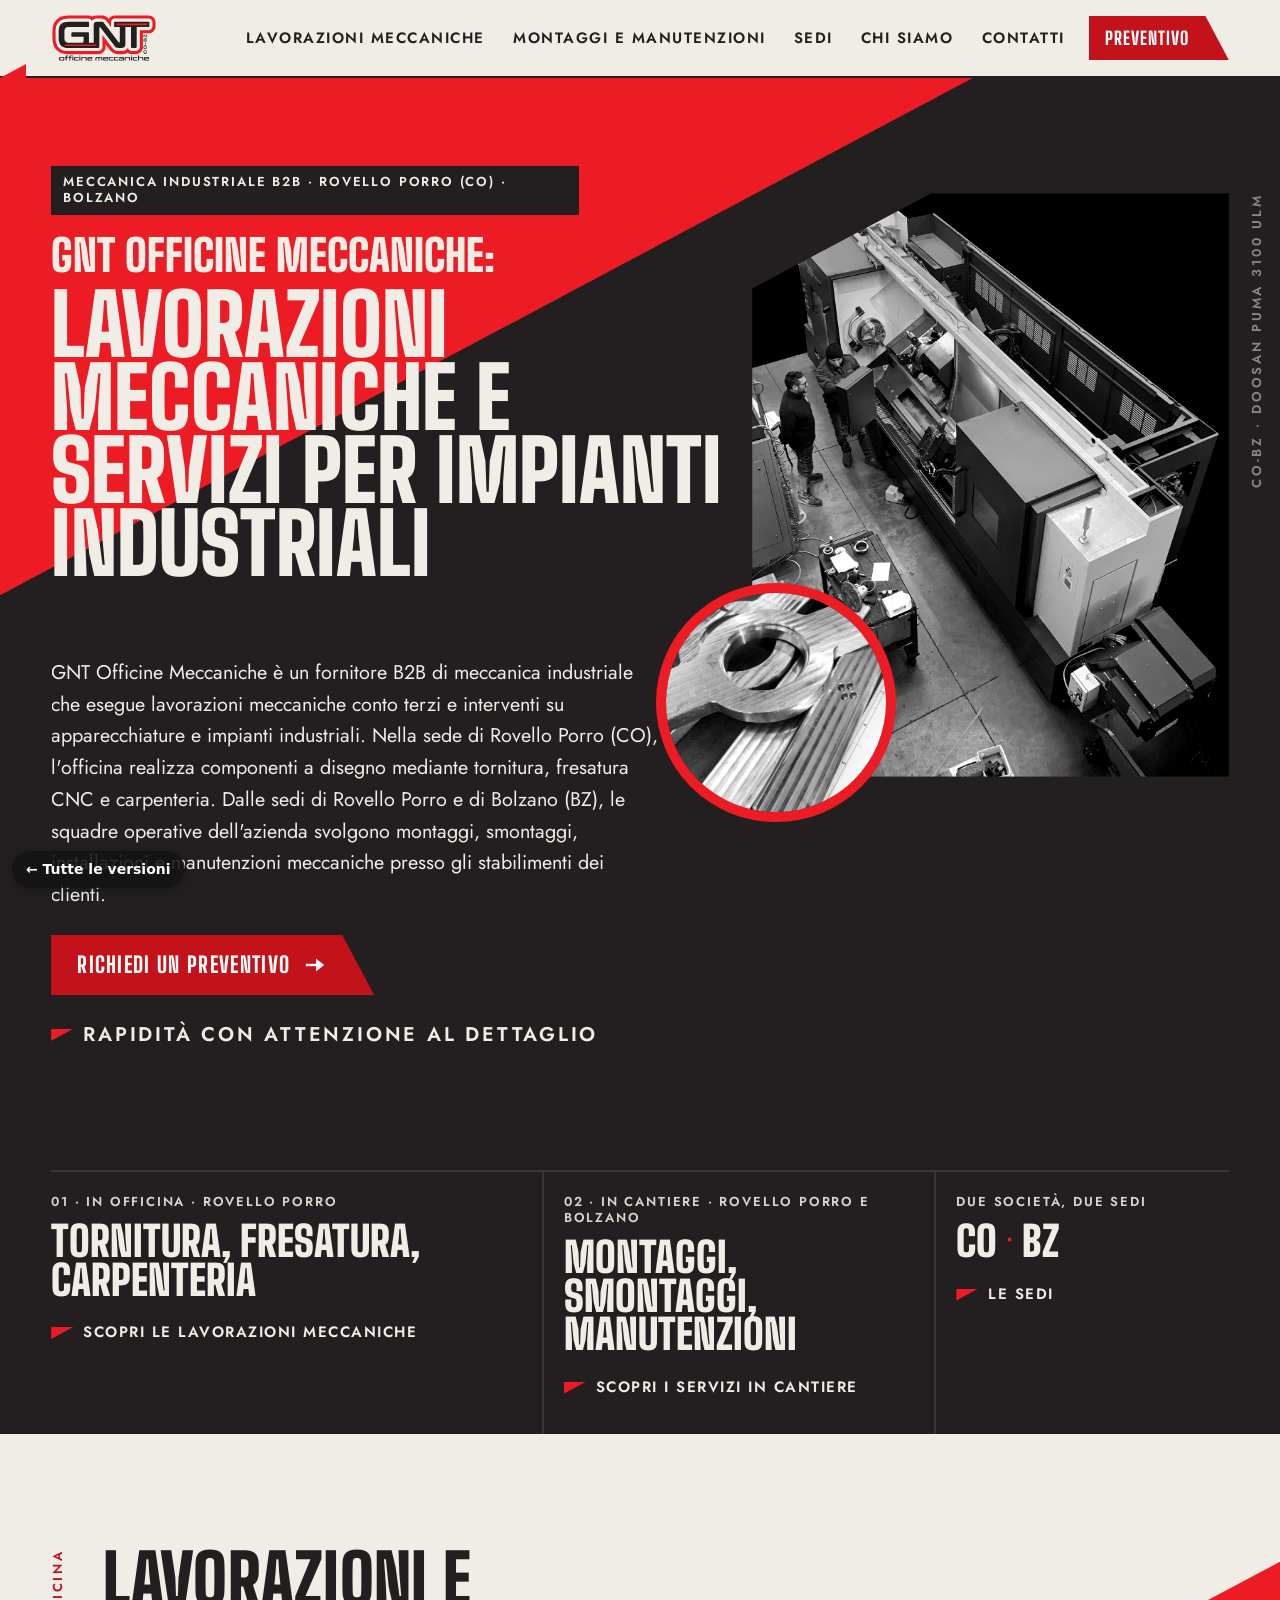
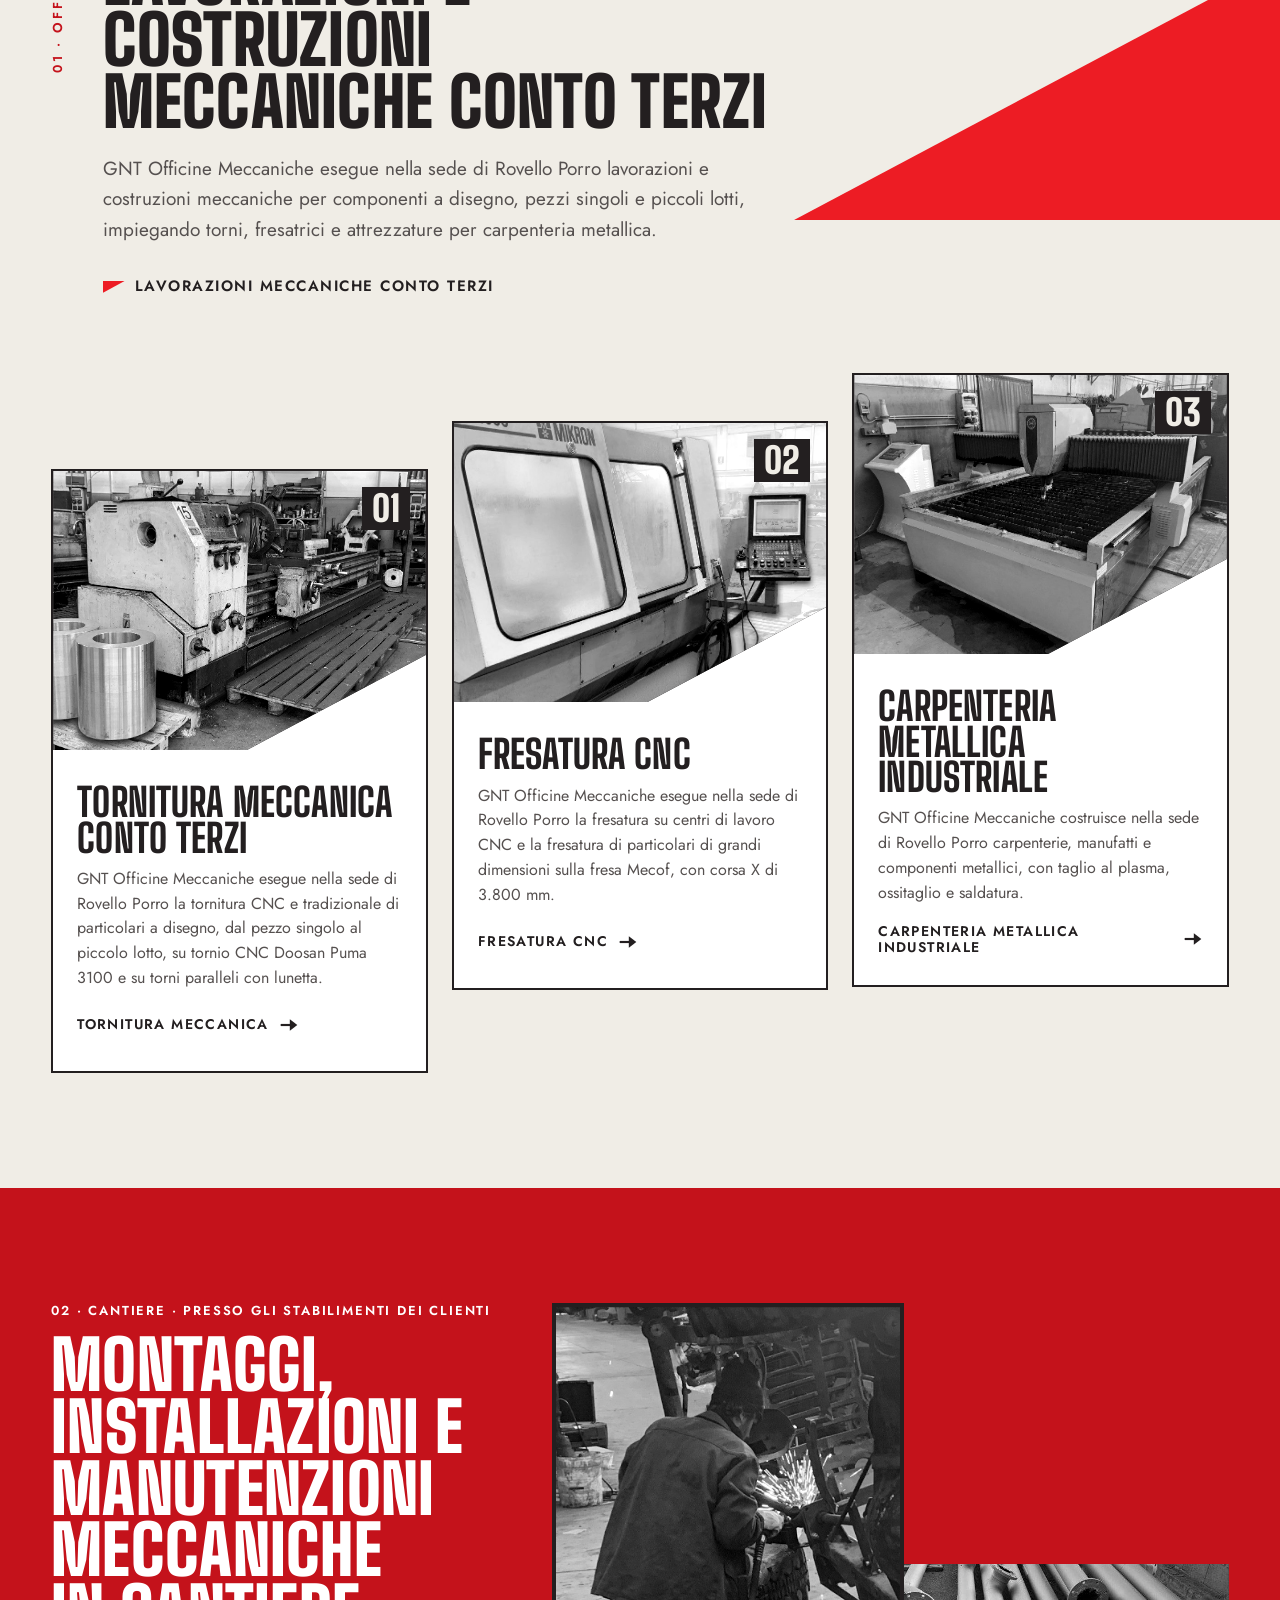
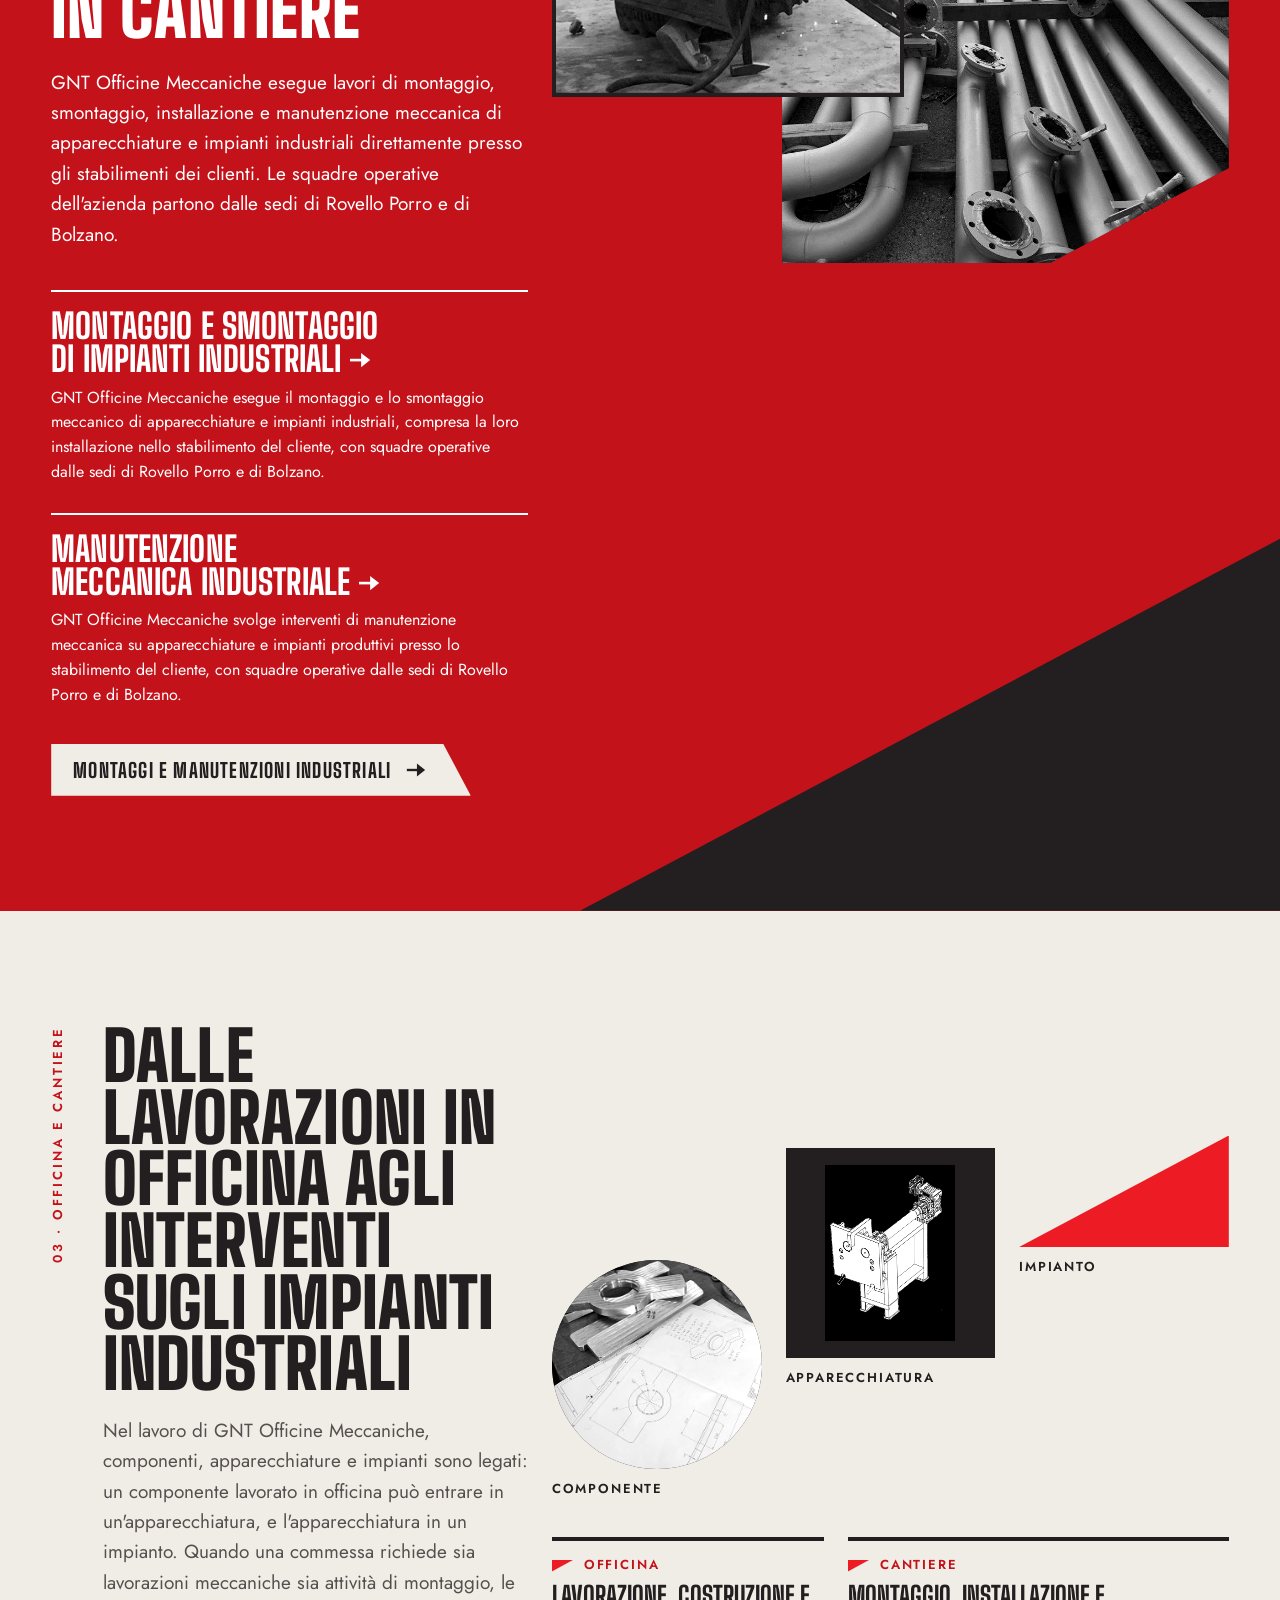
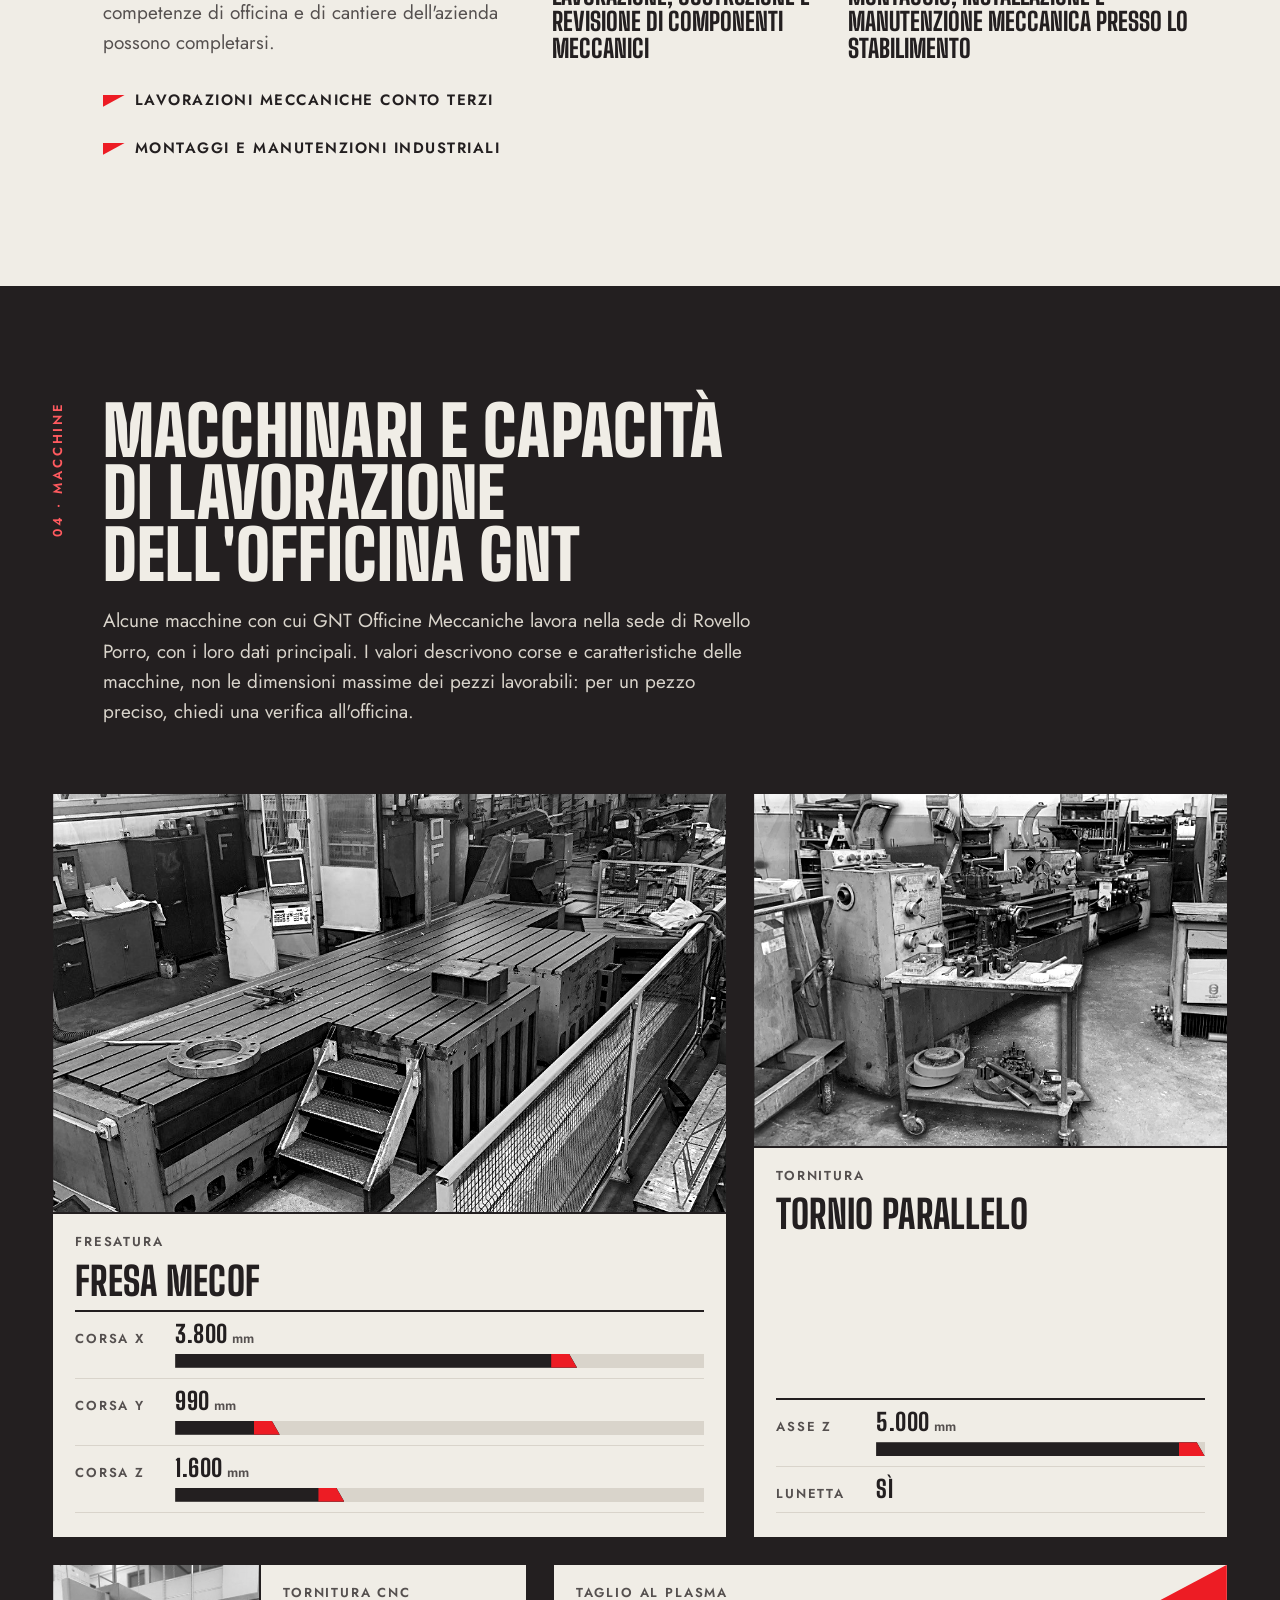
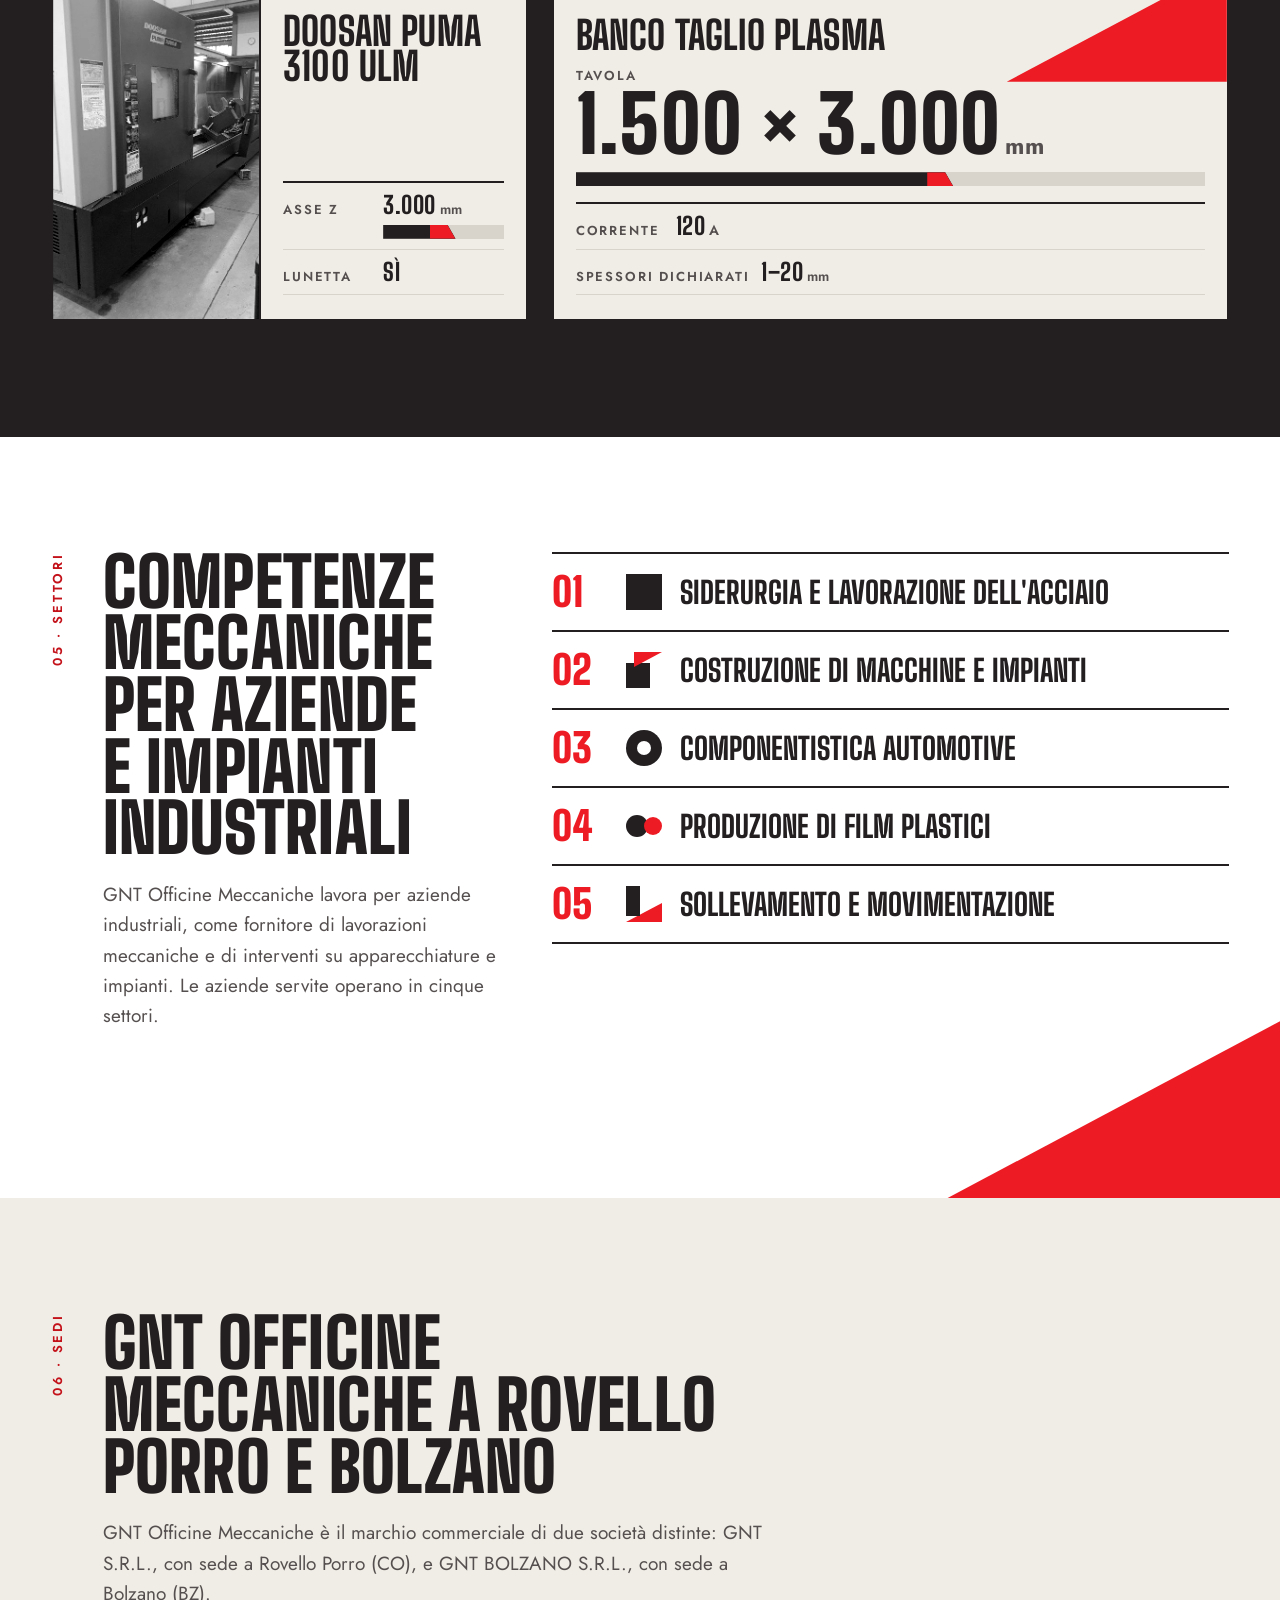
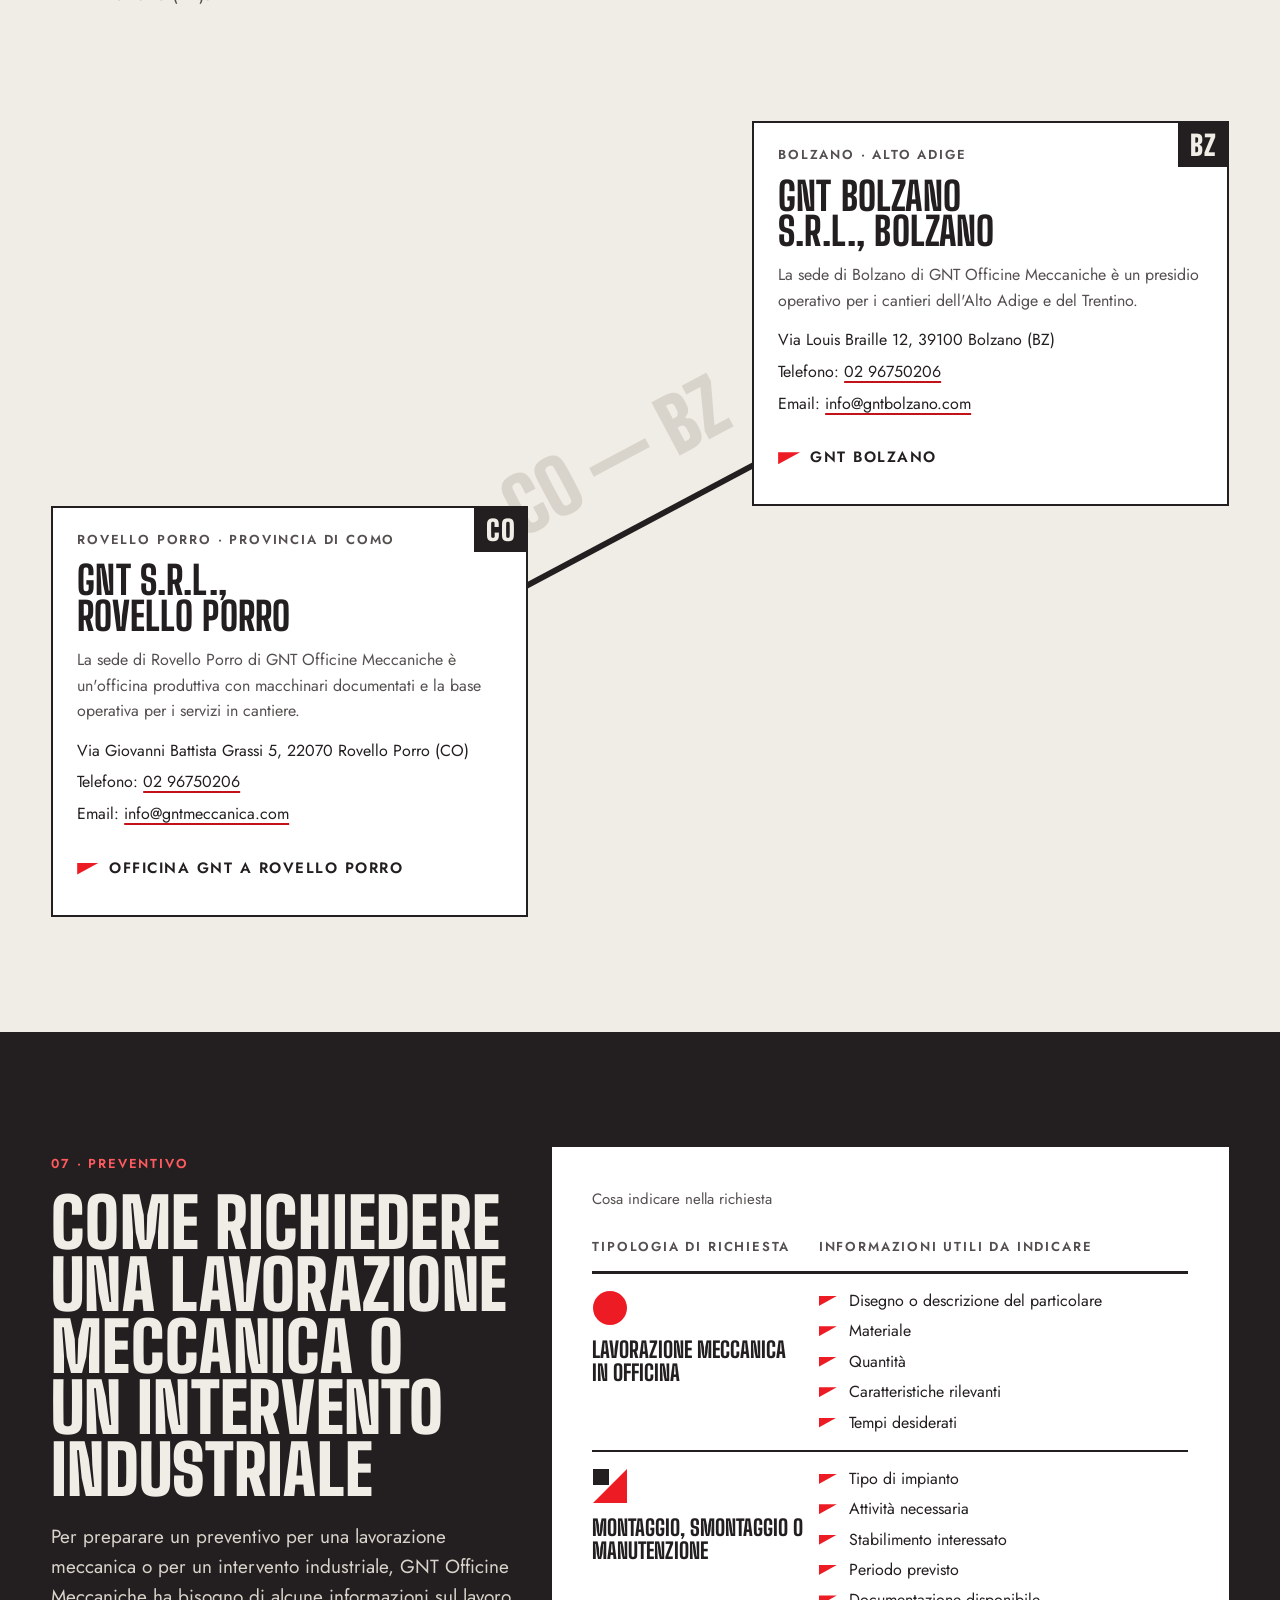
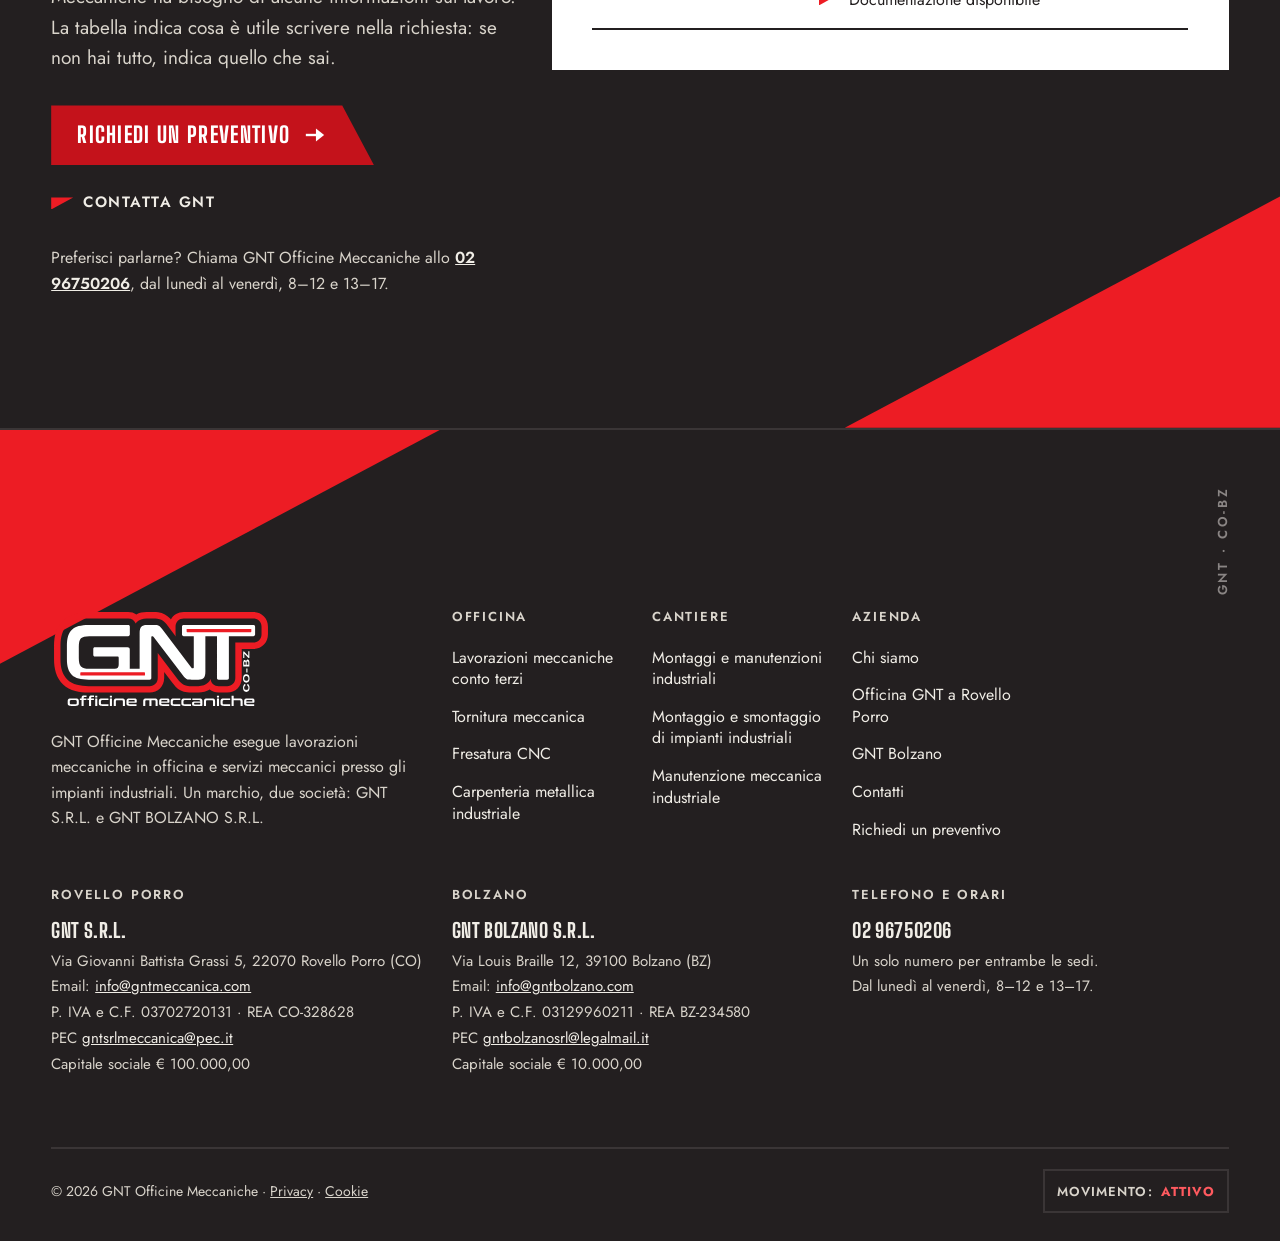
<file: costruttivista/index.html>
<!doctype html>
<html lang="it">
<head>
<meta charset="utf-8">
<meta name="robots" content="noindex, nofollow">
<meta name="viewport" content="width=device-width, initial-scale=1">
<title>GNT Officine Meccaniche | Lavorazioni e servizi industriali</title>
<meta name="description" content="GNT Officine Meccaniche esegue tornitura, fresatura CNC e carpenteria nella sede di Rovello Porro, e montaggi, installazioni e manutenzioni meccaniche industriali dalle sedi di Rovello Porro e Bolzano.">
<link rel="icon" href="../media/logo/svg/gnt-simbolo-colori.svg" type="image/svg+xml">
<link rel="preconnect" href="https://fonts.googleapis.com">
<link rel="preconnect" href="https://fonts.gstatic.com" crossorigin>
<link href="https://fonts.googleapis.com/css2?family=Big+Shoulders+Display:wght@700;800;900&family=Jost:ital,wght@0,400;0,500;0,600;0,700;1,400&display=swap" rel="stylesheet">
<script>
  /* Il movimento parte solo se la persona non ha chiesto di ridurlo. Si decide prima del primo disegno. */
  if (!window.matchMedia('(prefers-reduced-motion: reduce)').matches) { document.documentElement.classList.add('anim'); }
  else { document.documentElement.classList.add('rm'); }
</script>
<style>
/* =========================================================
   GNT · COSTRUTTIVISTA — token (dal design system, invariati)
   ========================================================= */
:root{
  --nero:#231F20; --ombra:#3A3536; --grafite:#55504F; --acciaio:#8A8584; --fumo:#D9D4CB;
  --carta:#F0EDE6; --bianco:#FFFFFF; --rosso:#ED1C24; --rosso-scuro:#C4121B; --rosso-luce:#FF5A5F; --errore:#A30F16;

  --f-display:'Big Shoulders Display','Arial Narrow','Roboto Condensed',Impact,sans-serif;
  --f-testo:'Jost','Futura','Century Gothic','Avenir Next',system-ui,sans-serif;

  --t-mega:clamp(3.5rem, 1.6rem + 8.4vw, 10.5rem);
  --t-1:clamp(3.1rem, 1.6rem + 6vw, 7.5rem);
  --t-2:clamp(2.25rem, 1.4rem + 3.6vw, 4.75rem);
  --t-3:clamp(1.625rem, 1.25rem + 1.5vw, 2.5rem);
  --t-4:clamp(1.25rem, 1.12rem + .5vw, 1.5rem);
  --t-corpo:clamp(1.0625rem, 1rem + .25vw, 1.1875rem);
  --t-piccolo:.9375rem;
  --t-etichetta:.8125rem;

  --s1:4px; --s2:8px; --s3:12px; --s4:16px; --s5:24px; --s6:32px; --s7:48px; --s8:64px; --s9:96px; --s10:144px;
  --margine:clamp(16px, 4vw, 56px);
  --gutter:clamp(16px, 2vw, 24px);
  --max:1320px;
  --sezione:clamp(64px, 9vw, 144px);

  --ang:28deg; --tan:.5317;

  --d-micro:160ms; --d-base:320ms; --d-entrata:640ms; --d-comp:960ms;
  --e-taglio:cubic-bezier(.16,.84,.24,1);
  --e-spinta:cubic-bezier(.7,0,.3,1);
  --corsa-x:42px; --corsa-y:22px;

  --focus:var(--nero);
}

/* =========================================================
   base
   ========================================================= */
*,*::before,*::after{box-sizing:border-box}
[hidden]{display:none!important}
html{-webkit-text-size-adjust:100%;scroll-behavior:smooth}
html.rm{scroll-behavior:auto}
body{margin:0;background:var(--carta);color:var(--nero);font:400 var(--t-corpo)/1.6 var(--f-testo);overflow-x:clip;text-rendering:optimizeLegibility}
img,svg{display:block;max-width:100%}
h1,h2,h3,h4{font-family:var(--f-display);font-weight:800;text-transform:uppercase;line-height:.9;letter-spacing:.004em;margin:0;text-wrap:balance}
p{margin:0 0 1em;max-width:66ch}
ul,ol{margin:0;padding:0}
a{color:inherit}
button{font:inherit}
:focus-visible{outline:3px solid var(--focus);outline-offset:3px}
::selection{background:var(--rosso);color:var(--bianco)}
.sr{position:absolute!important;width:1px!important;height:1px!important;overflow:hidden;clip:rect(0 0 0 0);clip-path:inset(50%);white-space:nowrap}
.salta{position:absolute;left:8px;top:-80px;z-index:200;background:var(--nero);color:var(--carta);padding:12px 16px;font-weight:600;text-decoration:none}
.salta:focus{top:8px;--focus:var(--rosso)}
section[id]{scroll-margin-top:84px}

.contenitore{max-width:var(--max);margin-inline:auto;padding-inline:var(--margine)}
.griglia{display:grid;grid-template-columns:repeat(12,minmax(0,1fr));column-gap:var(--gutter)}
.s-carta{background:var(--carta);color:var(--nero)}
.s-bianco{background:var(--bianco);color:var(--nero)}
.s-fumo{background:var(--fumo);color:var(--nero)}
.s-nero{background:var(--nero);color:var(--carta);--focus:var(--bianco)}
.s-rosso{background:var(--rosso-scuro);color:var(--bianco);--focus:var(--bianco)}

.etichetta{font:600 var(--t-etichetta)/1.25 var(--f-testo);text-transform:uppercase;letter-spacing:.14em}
.etichetta-v{writing-mode:vertical-rl;transform:rotate(180deg);font:600 var(--t-etichetta)/1 var(--f-testo);text-transform:uppercase;letter-spacing:.22em;white-space:nowrap}
.blocco-etichetta{display:inline-block;background:var(--nero);color:var(--carta);padding:8px 12px}
.segnaposto{font-style:italic;color:var(--grafite);border-bottom:1px dashed currentColor}
.s-nero .segnaposto,.piede .segnaposto{color:var(--fumo)}
.cifra{font-family:var(--f-display);font-weight:900;line-height:.85;letter-spacing:.01em;font-variant-numeric:tabular-nums}

/* forme primarie */
.cuneo{background:var(--rosso);clip-path:polygon(0 0,100% 0,0 100%);aspect-ratio:1/.5317}
.cuneo-b{background:var(--rosso);clip-path:polygon(100% 0,100% 100%,0 100%);aspect-ratio:1/.5317}
.cerchio{border-radius:50%;aspect-ratio:1}

/* foto: fotomontaggio in bianco e nero */
.foto{margin:0;position:relative;overflow:hidden;background:var(--nero)}
.foto > img{position:absolute;inset:0;}
.foto img{width:100%;height:100%;object-fit:cover;filter:grayscale(1) contrast(1.12) brightness(1.02)}
.foto--rossa{background:var(--rosso)}
.foto--rossa img{mix-blend-mode:multiply;filter:grayscale(1) contrast(1.25) brightness(1.12)}
.foto--cerchio{border-radius:50%;aspect-ratio:1}
.taglio-a{--tx:clamp(72px,14vw,200px);clip-path:polygon(var(--tx) 0,100% 0,100% 100%,0 100%,0 calc(var(--tx) * .5317))}
.taglio-b{--tx:clamp(72px,14vw,200px);clip-path:polygon(0 0,100% 0,100% calc(100% - var(--tx) * .5317),calc(100% - var(--tx)) 100%,0 100%)}

/* =========================================================
   MOVIMENTO — tutto vive sotto .anim; senza .anim ogni cosa è al suo posto
   ========================================================= */
.anim [data-entra]{transition:transform var(--d-entrata) var(--e-taglio) var(--rit,0ms),opacity var(--d-entrata) var(--e-taglio) var(--rit,0ms),clip-path var(--d-entrata) var(--e-taglio) var(--rit,0ms)}
.anim [data-entra="asse"]:not(.in){opacity:0;transform:translate(calc(var(--corsa-x) * -1),var(--corsa-y))}
.anim [data-entra="taglio"] > img{clip-path:polygon(0 0,140% 0,100% 100%,0 100%);transition:clip-path var(--d-entrata) var(--e-taglio) var(--rit,0ms)}
.anim [data-entra="taglio"]:not(.in) > img{clip-path:polygon(0 0,0 0,-40% 100%,0 100%)}
.anim [data-entra="monta"]{transition-duration:var(--d-comp)}
.anim [data-entra="monta"]:not(.in){opacity:0;transform:translate(var(--dx,0),var(--dy,0))}
.anim [data-entra="cuneo"]{transition-duration:var(--d-comp)}
.anim [data-entra="cuneo"]:not(.in){transform:translate(-50%,50%)}
.anim [data-entra="linea"] .tratto{transition:stroke-dashoffset var(--d-comp) var(--e-taglio) var(--rit,0ms)}
[data-entra="linea"] .tratto{stroke-dasharray:1;stroke-dashoffset:0}
.anim [data-entra="linea"]:not(.in) .tratto{stroke-dashoffset:1}
.anim [data-entra="linea"] .punto{transition:transform var(--d-base) var(--e-taglio) calc(var(--rit,0ms) + 700ms);transform-box:fill-box;transform-origin:center}
.anim [data-entra="linea"]:not(.in) .punto{transform:scale(0)}
.anim [data-entra="linea"] .punto-a{transition-delay:0ms}
.anim [data-entra="cresce"] .blocco-dato i{transition:transform var(--d-comp) var(--e-taglio) var(--rit,0ms);transform-origin:left}
.anim [data-entra="cresce"]:not(.in) .blocco-dato i{transform:scaleX(0)}

@keyframes giro{to{transform:rotate(360deg)}}
@keyframes apri{from{opacity:0;transform:translate(calc(var(--corsa-x) * -.5),calc(var(--corsa-y) * .5))}to{opacity:1;transform:none}}
html.rm *, html.rm *::before, html.rm *::after{animation:none!important;transition:none!important}
@media (prefers-reduced-motion:reduce){*,*::before,*::after{animation:none!important;transition:none!important;scroll-behavior:auto!important}}

/* =========================================================
   COMPONENTI DEL SISTEMA
   ========================================================= */
/* --- pulsanti --- */
.btn{--bg:var(--rosso-scuro);--bg-h:var(--nero);--fg:var(--bianco);--h:52px;--cut:calc(var(--h) * .5317);
  position:relative;isolation:isolate;display:inline-flex;align-items:center;justify-content:flex-start;gap:14px;min-height:var(--h);
  padding:0 calc(var(--cut) + 16px) 0 22px;border:0;background:none;cursor:pointer;text-decoration:none;color:var(--fg);
  font:800 1.25rem/1 var(--f-display);text-transform:uppercase;letter-spacing:.06em;-webkit-tap-highlight-color:transparent;
  transition:transform var(--d-micro) var(--e-taglio)}
.btn::before{content:"";position:absolute;inset:0;z-index:-1;clip-path:polygon(0 0,calc(100% - var(--cut)) 0,100% 100%,0 100%);
  background:linear-gradient(62deg,var(--bg-h) 0 50%,var(--bg) 50% 100%);background-size:calc(200% + var(--cut) * 2) 100%;background-position:100% 0;
  transition:background-position var(--d-base) var(--e-taglio)}
.btn .freccia{width:22px;height:22px;flex:none;transition:transform var(--d-micro) var(--e-taglio)}
@media (hover:hover){.btn:hover::before{background-position:0 0}.btn:hover .freccia{transform:translateX(5px)}}
.btn:focus-visible{outline:3px solid var(--focus);outline-offset:4px}
.btn:active{transform:translateY(2px)}
.btn:active::before{background-position:0 0;filter:brightness(.82)}
.btn--nero{--bg:var(--nero);--bg-h:var(--rosso-scuro)}
.btn--carta{--bg:var(--carta);--bg-h:var(--rosso);--fg:var(--nero)}
.s-nero .btn--nero{--bg:var(--carta);--fg:var(--nero);--bg-h:var(--rosso)}
.btn--g{--h:60px;font-size:1.375rem;padding-left:26px}
.btn--p{--h:44px;font-size:1.125rem;padding-left:16px;gap:10px}
.btn--pieno{width:100%;justify-content:space-between}
.btn-testo{display:inline-flex;align-items:center;gap:10px;min-height:44px;font:600 .9375rem/1.2 var(--f-testo);text-transform:uppercase;letter-spacing:.1em;color:inherit;text-decoration:none;background:none;border:0;padding:0;cursor:pointer;text-align:left}
.btn-testo::before{content:"";width:22px;height:12px;background:var(--rosso);clip-path:polygon(0 0,100% 0,0 100%);flex:none;transition:transform var(--d-micro) var(--e-taglio)}
.btn-testo span{border-bottom:2px solid transparent;transition:border-color var(--d-micro)}
@media (hover:hover){.btn-testo:hover span{border-color:currentColor}.btn-testo:hover::before{transform:translate(4px,-2px)}}
.s-rosso .btn-testo::before{background:var(--bianco)}

/* --- link --- */
.link{color:inherit;text-decoration:underline;text-decoration-color:var(--rosso-scuro);text-decoration-thickness:2px;text-underline-offset:.22em;transition:text-decoration-thickness var(--d-micro),color var(--d-micro)}
@media (hover:hover){.link:hover{color:var(--rosso-scuro);text-decoration-thickness:4px}}
.s-nero .link{text-decoration-color:var(--rosso-luce)}
@media (hover:hover){.s-nero .link:hover{color:var(--rosso-luce)}}

/* --- testata e navigazione --- */
.testata{position:sticky;top:0;z-index:40;background:var(--carta);border-bottom:2px solid var(--nero)}
.testata-in{display:flex;align-items:center;justify-content:space-between;gap:24px;min-height:76px}
.testata .marchio{display:block;flex:none}
.testata .marchio img{height:48px;width:auto}
.testata nav{margin-left:auto}
.nav-lista{display:flex;align-items:center;gap:clamp(16px,2.2vw,30px);list-style:none}
.nav-lista a{position:relative;display:inline-block;padding:16px 0;font:600 .9375rem/1 var(--f-testo);text-transform:uppercase;letter-spacing:.1em;color:var(--nero);text-decoration:none;white-space:nowrap}
.nav-lista a::after{content:"";position:absolute;left:0;bottom:4px;width:24px;height:13px;background:var(--rosso);clip-path:polygon(0 0,100% 0,0 100%);transform:scaleX(0);transform-origin:left;transition:transform var(--d-base) var(--e-taglio)}
@media (hover:hover){.nav-lista a:hover::after{transform:scaleX(1)}}
.avanzamento{position:absolute;left:0;right:0;bottom:-2px;height:2px;pointer-events:none}
.avanzamento i{position:absolute;bottom:0;left:calc(var(--sp,0) * (100% - 26px));width:26px;height:14px;background:var(--rosso);clip-path:polygon(100% 0,100% 100%,0 100%)}
.menu-btn{display:none;align-items:center;gap:10px;min-height:48px;min-width:48px;padding:0 16px;border:0;background:var(--nero);color:var(--carta);cursor:pointer;font:800 1.125rem/1 var(--f-display);text-transform:uppercase;letter-spacing:.08em}
.menu-btn svg{width:22px;height:16px}
.menu-pannello{position:fixed;inset:0;z-index:100;background:var(--nero);color:var(--carta);--focus:var(--bianco);display:flex;flex-direction:column;overflow-y:auto;visibility:hidden;opacity:0;transform:translate(var(--corsa-x),calc(var(--corsa-y) * -1));
  transition:opacity var(--d-base) var(--e-taglio),transform var(--d-base) var(--e-taglio),visibility 0s linear var(--d-base)}
.menu-pannello[data-aperto]{visibility:visible;opacity:1;transform:none;transition:opacity var(--d-base) var(--e-taglio),transform var(--d-base) var(--e-taglio),visibility 0s}
.menu-testa{display:flex;justify-content:space-between;align-items:center;min-height:76px;padding:0 var(--margine);border-bottom:2px solid var(--ombra)}
.menu-testa img{height:40px;width:auto}
.menu-chiudi{min-height:48px;min-width:48px;padding:0 14px;display:inline-flex;align-items:center;gap:8px;background:var(--carta);color:var(--nero);border:0;cursor:pointer;font:800 1.125rem/1 var(--f-display);text-transform:uppercase;letter-spacing:.08em}
.menu-voci{list-style:none;padding:24px var(--margine) 8px}
.menu-voci li{border-bottom:2px solid var(--ombra)}
.menu-voci a{display:flex;align-items:baseline;gap:16px;padding:14px 0;min-height:56px;text-decoration:none;color:var(--carta);font:800 clamp(2rem,8vw,3rem)/1 var(--f-display);text-transform:uppercase}
.menu-voci a small{font:600 .8125rem/1 var(--f-testo);color:var(--rosso-luce);letter-spacing:.14em}
.menu-piede{margin-top:auto;padding:24px var(--margine) 32px;display:grid;gap:16px;position:relative}
.menu-piede p{margin:0;color:var(--fumo);font-size:.9375rem}
.menu-piede a.tel{color:var(--carta)}
.menu-cuneo{position:absolute;right:0;bottom:100%;width:46%;max-width:240px}

/* --- card servizi --- */
.card-serv{position:relative;display:flex;flex-direction:column;gap:14px;padding:28px 24px 24px;min-height:340px;background:var(--bianco);color:var(--nero);border:2px solid var(--nero);overflow:hidden;
  transition:background-color var(--d-base) var(--e-taglio),color var(--d-base) var(--e-taglio)}
.card-serv .cs-num{font:900 3.5rem/.8 var(--f-display);color:var(--rosso)}
.card-serv h3{font-size:var(--t-3);margin-top:auto}
.card-serv p{margin:0;font-size:1rem;line-height:1.55;color:var(--grafite);transition:color var(--d-base) var(--e-taglio)}
.card-serv .cs-link{display:inline-flex;align-items:center;gap:10px;min-height:44px;font:600 .875rem/1.2 var(--f-testo);text-transform:uppercase;letter-spacing:.1em;text-decoration:none;color:inherit;margin-top:auto}
.card-serv .cs-link::after{content:"";position:absolute;inset:0;z-index:1}
.card-serv .cs-link svg{width:20px;height:20px;flex:none;transition:transform var(--d-micro) var(--e-taglio)}
.card-serv .cs-angolo{position:absolute;right:0;bottom:0;width:128px;background:var(--rosso);clip-path:polygon(100% 0,100% 100%,0 100%);aspect-ratio:1/.5317;transform:translate(100%,0);transition:transform var(--d-base) var(--e-taglio)}
.card-serv:focus-within{outline:3px solid var(--nero);outline-offset:3px}
.card-serv .cs-link:focus-visible{outline:none}
@media (hover:hover){
  .card-serv:hover{background:var(--nero);color:var(--carta)}
  .card-serv:hover p{color:var(--fumo)}
  .card-serv:hover .cs-angolo{transform:none}
  .card-serv:hover .cs-link svg{transform:translateX(5px)}
}
.card-serv--foto{padding:0;min-height:0}
.card-serv--foto .foto{aspect-ratio:4/3;flex:none}
.card-serv--foto .cs-corpo{display:flex;flex-direction:column;gap:12px;padding:20px 24px 24px;flex:1}
.card-serv--foto .cs-num{position:absolute;top:16px;right:16px;z-index:2;color:var(--carta);background:var(--nero);padding:8px 10px 6px;font-size:2.25rem}
.card-serv--foto h3{margin-top:0}

/* --- dati tecnici --- */
.scheda{display:flex;flex-direction:column;background:var(--carta);color:var(--nero);border:2px solid var(--nero);height:100%}
.scheda .foto{aspect-ratio:4/3;border-bottom:2px solid var(--nero)}
.scheda-corpo{display:flex;flex-direction:column;gap:12px;padding:20px 22px 24px;flex:1;min-width:0}
.scheda-tipo{color:var(--grafite)}
.scheda h3{font-size:var(--t-3)}
.scheda-tit{margin:0;font:800 var(--t-3)/.9 var(--f-display);text-transform:uppercase;letter-spacing:.004em;text-wrap:balance}
.scheda dl{margin:auto 0 0;display:grid;gap:0;border-top:2px solid var(--nero)}
.scheda dl div{display:grid;grid-template-columns:minmax(88px,auto) 1fr;gap:12px;align-items:baseline;padding:10px 0;border-bottom:1px solid var(--fumo)}
.scheda dt{font:600 var(--t-etichetta)/1.2 var(--f-testo);text-transform:uppercase;letter-spacing:.14em;color:var(--grafite)}
.scheda dd{margin:0;font:800 1.5rem/1 var(--f-display);text-transform:uppercase;letter-spacing:.02em}
.scheda dd small{font:600 .875rem/1 var(--f-testo);text-transform:none;letter-spacing:0;margin-left:4px;color:var(--grafite)}
.blocco-dato{display:block;height:14px;background:var(--fumo);margin-top:8px;position:relative;overflow:hidden}
.blocco-dato i{position:absolute;inset:0 auto 0 0;width:var(--v,50%);background:var(--nero);clip-path:polygon(0 0,calc(100% - 8px) 0,100% 100%,0 100%)}
.blocco-dato i::after{content:"";position:absolute;right:0;top:0;bottom:0;width:min(26px,45%);background:var(--rosso);clip-path:polygon(0 0,calc(100% - 8px) 0,100% 100%,0 100%)}
.dato-grande{display:flex;flex-direction:column;gap:6px}
.dato-grande .cifra{font-size:clamp(3rem,2.2rem + 3.4vw,5.75rem)}
.dato-grande .cifra small{font:700 .3em/1 var(--f-testo);letter-spacing:.06em;margin-left:.15em;text-transform:none}
.tab-dati{width:100%;border-collapse:collapse;font-size:1rem}
.tab-dati caption{text-align:left;padding-bottom:12px;color:var(--grafite);font-size:.9375rem}
.tab-dati th,.tab-dati td{text-align:left;padding:16px 12px 16px 0;border-bottom:2px solid var(--nero);vertical-align:top}
.tab-dati thead th{font:600 var(--t-etichetta)/1.2 var(--f-testo);text-transform:uppercase;letter-spacing:.14em;color:var(--grafite);border-bottom-width:3px}
.tab-dati tbody th{font:800 1.375rem/1.05 var(--f-display);text-transform:uppercase}

/* --- sedi --- */
.sedi{position:relative;display:grid;grid-template-columns:repeat(12,minmax(0,1fr));column-gap:var(--gutter);grid-template-rows:auto auto}
.sedi-asse{grid-column:1/-1;grid-row:1/3;align-self:center;width:100%;height:auto;pointer-events:none}
.sede{position:relative;z-index:1;background:var(--bianco);border:2px solid var(--nero);padding:24px;display:grid;gap:14px;align-content:start}
.sede--co{grid-column:1/span 5;grid-row:2;align-self:end}
.sede--bz{grid-column:8/span 5;grid-row:1;align-self:start}
.sede .sigla{position:absolute;top:-2px;right:-2px;background:var(--nero);color:var(--carta);font:900 1.75rem/1 var(--f-display);padding:10px 12px 8px;letter-spacing:.04em}
.sede h3{font-size:var(--t-3);padding-right:64px}
.sede > .etichetta{padding-right:60px}
.sede p{margin:0;font-size:1rem;color:var(--grafite)}
.sede address{font-style:normal;display:grid;gap:6px;font-size:1rem}
.sede .azioni{display:flex;flex-wrap:wrap;gap:8px 24px;margin-top:6px}

/* --- piè di pagina --- */
.piede{position:relative;overflow:hidden;background:var(--nero);color:var(--carta);--focus:var(--bianco);padding:clamp(120px,14vw,200px) 0 0;border-top:2px solid var(--ombra)}
.piede-cuneo{position:absolute;left:0;top:0;width:min(36vw,440px)}
.piede-griglia{display:grid;grid-template-columns:repeat(12,minmax(0,1fr));column-gap:var(--gutter);row-gap:40px;position:relative}
.piede-marchio{grid-column:1/span 4}
.piede-marchio img{width:220px;height:auto;margin-bottom:20px}
.piede-marchio p{color:var(--fumo);font-size:1rem}
.piede-col{grid-column:span 2;min-width:0}
.piede-tit{font:600 var(--t-etichetta)/1.2 var(--f-testo);text-transform:uppercase;letter-spacing:.14em;color:var(--fumo);margin:0 0 16px}
.piede-col ul{list-style:none;display:grid;gap:4px}
.piede-col a{display:inline-block;padding:6px 0;color:var(--carta);text-decoration:none;font-size:1rem;line-height:1.35}
@media (hover:hover){.piede-col a:hover{color:var(--rosso-luce);text-decoration:underline;text-decoration-thickness:2px;text-underline-offset:.22em}}
.piede-fondo{margin-top:72px;border-top:2px solid var(--ombra);padding:20px 0 28px;display:flex;flex-wrap:wrap;gap:12px 28px;justify-content:space-between;align-items:center;font-size:.875rem;color:var(--fumo)}
.piede-fondo a{color:var(--fumo)}
.piede-v{position:absolute;right:var(--margine);top:56px;color:var(--acciaio)}

/* =========================================================
   HOMEPAGE — composizione delle sezioni
   ========================================================= */
.sez{padding-block:var(--sezione);position:relative;overflow:hidden}

/* intestazioni di sezione */
.sez-testa{display:grid;grid-template-columns:auto minmax(0,1fr);column-gap:clamp(16px,3vw,40px);margin-bottom:clamp(40px,5vw,72px)}
.sez-testa .etichetta-v{color:var(--rosso-scuro);align-self:start}
.s-nero .sez-testa .etichetta-v{color:var(--rosso-luce)}
.sez-testa h2{font-size:var(--t-2);font-weight:900;max-width:20ch}
.sez-testa p{margin:20px 0 0;color:var(--grafite);max-width:60ch}
.s-nero .sez-testa p{color:var(--fumo)}
.sez-testa .azioni-testa{margin-top:20px;display:flex;flex-wrap:wrap;gap:4px 28px}

/* --- 00 apertura --- */
.hero{position:relative;overflow:hidden;background:var(--nero);color:var(--carta);--focus:var(--bianco);padding:clamp(28px,5vw,72px) 0 0}
.hero-cuneo{position:absolute;left:0;top:0;width:min(76%,1080px);z-index:0;transform:translate(calc(var(--hp,0) * -60px),calc(var(--hp,0) * 32px))}
.hero .griglia{position:relative;z-index:1;row-gap:40px}
.hero-testo{grid-column:1/span 7;padding-top:clamp(8px,2vw,24px)}
.hero h1{font-weight:900;letter-spacing:0;color:var(--carta);margin-top:20px}
.hero h1 .h1-marchio{display:block;font-size:clamp(1.75rem,1.3rem + 1.8vw,3rem);line-height:.95;margin-bottom:.3em}
.hero h1 .h1-offerta{display:block;font-size:clamp(2.75rem,1.3rem + 5vw,6.5rem);line-height:.86}
.hero-pannello{display:inline-grid;gap:24px;background:var(--nero);padding:28px 28px 28px 0;margin-top:clamp(28px,4vw,48px);max-width:640px;position:relative}
.hero-pannello::before{content:"";position:absolute;top:0;bottom:0;right:calc(100% - 1px);width:var(--margine);background:var(--nero)}
.hero-pannello p{margin:0;font-size:clamp(1.0625rem,1rem + .3vw,1.25rem);line-height:1.6;color:var(--carta)}
.hero-azioni{display:flex;flex-wrap:wrap;gap:16px 24px;align-items:center}
.hero-claim{margin:0;color:var(--fumo);display:flex;align-items:center;gap:10px}
.hero-claim::before{content:"";width:22px;height:12px;background:var(--rosso);clip-path:polygon(0 0,100% 0,0 100%);flex:none}
.hero-figura{grid-column:8/span 5;position:relative;align-self:start;margin-top:clamp(0px,4vw,56px)}
.hero-figura .taglio-a{aspect-ratio:1341/1642;transform:translate(calc(var(--hp,0) * 24px),calc(var(--hp,0) * -13px))}
.hero-tondo{position:absolute;left:-18%;bottom:-6%;width:46%;z-index:2;box-shadow:0 0 0 10px var(--rosso)}
.hero-v{position:absolute;right:-34px;top:0;color:var(--acciaio)}
/* variante della striscia dati: i due ambiti e le sedi, con i collegamenti secondari */
.hero-ambiti{grid-column:1/-1;display:grid;grid-template-columns:5fr 4fr 3fr;list-style:none;margin:clamp(24px,4vw,56px) 0 0;border-top:2px solid var(--ombra)}
.hero-ambiti li{padding:22px 20px 24px 0;display:grid;gap:12px;align-content:start}
.hero-ambiti li + li{padding-left:20px;border-left:2px solid var(--ombra)}
.hero-ambiti .etichetta{color:var(--fumo)}
.hero-ambiti strong{font:900 clamp(1.75rem,1.25rem + 1.7vw,2.875rem)/.92 var(--f-display);text-transform:uppercase;color:var(--carta)}
.hero-ambiti strong b{color:var(--rosso)}
.hero-ambiti .btn-testo{color:var(--carta);justify-self:start}

/* --- 01 officina: tre card con foto, a gradini lungo l'asse --- */
.officina .contenitore{position:relative;z-index:1}
.officina-asse{position:absolute;right:0;top:clamp(80px,10vw,150px);width:min(38%,520px);z-index:0}
.tre{display:grid;grid-template-columns:repeat(3,minmax(0,1fr));gap:var(--gutter);align-items:start}
.tre > :nth-child(1){margin-top:96px}
.tre > :nth-child(2){margin-top:48px}

/* --- 02 cantiere (la sezione rossa) --- */
.cantiere .griglia{row-gap:40px;align-items:start}
.cantiere-testo{grid-column:1/span 5;position:relative;z-index:2}
.cantiere-testo h2{font-size:var(--t-2);font-weight:900;color:var(--bianco);margin-top:16px}
.cantiere-testo > p{margin:24px 0 0;color:var(--bianco)}
.cantiere .etichetta{color:var(--bianco)}
.cantiere-foto{grid-column:6/span 7;position:relative;min-height:560px}
.cantiere-foto .f1{position:absolute;left:0;top:0;width:52%;aspect-ratio:857/958;z-index:2;border:4px solid var(--nero)}
.cantiere-foto .f2{position:absolute;right:0;bottom:0;width:66%;aspect-ratio:854/572;z-index:1}
.cantiere-cuneo{position:absolute;right:0;bottom:0;width:min(58%,700px);z-index:0;background:var(--nero)}
/* voce con titolo-collegamento (componente nuovo) */
.voci{display:grid;gap:28px;margin-top:40px}
.voce{border-top:2px solid currentColor;padding-top:18px;display:grid;gap:10px}
.voce h3{font-size:clamp(1.5rem,1.2rem + 1.2vw,2.25rem);line-height:.95}
.voce h3 a{display:inline;text-decoration:none;color:inherit;background-image:linear-gradient(currentColor,currentColor);background-size:0 3px;background-repeat:no-repeat;background-position:0 100%;transition:background-size var(--d-base) var(--e-taglio)}
.voce h3 a svg{display:inline-block;width:.7em;height:.7em;margin-left:.2em;vertical-align:-.02em;transition:transform var(--d-micro) var(--e-taglio)}
@media (hover:hover){.voce h3 a:hover{background-size:100% 3px}.voce h3 a:hover svg{transform:translateX(5px)}}
.voce p{margin:0;font-size:1rem;line-height:1.55}
.cantiere .azione-seed{margin-top:36px}

/* --- 03 officina e cantiere: il ponte (componente nuovo) --- */
.ponte-sez .griglia{row-gap:56px;align-items:center}
.ponte-testo{grid-column:1/span 5}
.ponte{grid-column:6/span 7;position:relative}
.ponte-forme{display:grid;grid-template-columns:repeat(3,minmax(0,1fr));gap:var(--gutter);align-items:end;list-style:none;position:relative}
.ponte-forme li{display:grid;gap:12px;min-width:0}
.ponte-forme li:nth-child(2){margin-bottom:53%}
.ponte-forme li:nth-child(3){margin-bottom:106%}
.pf-forma{width:100%}
.pf-forma.foto{aspect-ratio:1}
.pf-forma.su-nero img{object-fit:contain;padding:8%}
.pf-cuneo{width:100%}
.ponte-forme .etichetta{color:var(--nero)}
.ponte-ruoli{display:grid;grid-template-columns:5fr 7fr;gap:var(--gutter);margin-top:40px}
.ruolo{border-top:4px solid var(--nero);padding-top:16px;display:grid;gap:8px;align-content:start}
.ruolo .etichetta{color:var(--rosso-scuro);display:flex;align-items:center;gap:10px}
.ruolo .etichetta::before{content:"";width:22px;height:12px;background:var(--rosso);clip-path:polygon(0 0,100% 0,0 100%);flex:none}
.ruolo p{margin:0;font:800 clamp(1.25rem,1.1rem + .6vw,1.625rem)/1.05 var(--f-display);text-transform:uppercase}
.ponte-sez .contenitore{position:relative;z-index:1}

/* --- 04 macchine --- */
.parco{display:grid;grid-template-columns:repeat(12,minmax(0,1fr));gap:var(--gutter)}
.parco > :nth-child(1){grid-column:span 7}
.parco > :nth-child(2){grid-column:span 5}
.parco > :nth-child(3){grid-column:span 5}
.parco > :nth-child(4){grid-column:span 7}
.parco > :nth-child(1) .foto{aspect-ratio:16/10}
.scheda--riga{flex-direction:row}
.scheda--riga .foto{aspect-ratio:auto;width:44%;flex:none;border-bottom:0;border-right:2px solid var(--nero);min-height:300px}
.scheda--dato .scheda-corpo{gap:16px}
.scheda--dato .dato-grande .cifra{color:var(--nero)}
.scheda--dato .dato-grande .cifra small{color:var(--grafite)}
.scheda--dato .dato-grande .etichetta{color:var(--grafite)}
.scheda--dato .forma-dato{position:absolute;right:0;top:0;width:min(40%,220px)}
.scheda--dato{position:relative;overflow:hidden}
.scheda--dato .scheda-tit{padding-right:24%}
.scheda--dato .scheda-corpo > *{position:relative;z-index:1}

/* --- 05 settori --- */
.settori .griglia{row-gap:40px;align-items:start;position:relative;z-index:1}
.settori-testo{grid-column:1/span 5}
.settori-testo .sez-testa{margin-bottom:0}
.lista-settori{grid-column:6/span 7;list-style:none;border-top:2px solid var(--nero)}
.lista-settori li{display:grid;grid-template-columns:56px 40px minmax(0,1fr);gap:16px;align-items:center;padding:18px 0;border-bottom:2px solid var(--nero)}
.lista-settori b{font:900 2.5rem/.8 var(--f-display);color:var(--rosso)}
.lista-settori svg{width:40px;height:40px}
.lista-settori span{font:800 clamp(1.375rem,1.1rem + 1vw,2.125rem)/1 var(--f-display);text-transform:uppercase}
.settori{padding-bottom:calc(var(--sezione) + clamp(24px,4vw,64px))}
.settori-cuneo{position:absolute;right:0;bottom:0;width:min(26%,340px);z-index:0}

/* --- 06 sedi --- */
.sedi-sez .sez-testa{margin-bottom:clamp(32px,4vw,48px)}

/* --- 07 preventivo --- */
.preventivo .griglia{row-gap:40px;position:relative;z-index:1}
.prev-testo{grid-column:1/span 5}
.prev-testo h2{font-size:var(--t-2);font-weight:900;margin-top:16px}
.prev-testo > p{color:var(--fumo);margin-top:20px}
.prev-testo .etichetta{color:var(--rosso-luce)}
.prev-azioni{display:flex;flex-wrap:wrap;gap:16px 24px;align-items:center;margin-top:32px}
.prev-tel{margin-top:24px;color:var(--fumo);font-size:1rem}
.prev-tel a{color:var(--carta);font-weight:600}
.prev-pannello{grid-column:6/span 7;background:var(--bianco);color:var(--nero);padding:clamp(20px,3vw,40px);border:2px solid var(--bianco);--focus:var(--nero);position:relative;align-self:start}
.prev-pannello .tab-dati tbody th{width:38%}
.prev-pannello .tab-dati tbody th svg{width:36px;height:36px;margin-bottom:12px}
.lista-info{list-style:none;display:grid;gap:8px}
.lista-info li{display:grid;grid-template-columns:20px 1fr;gap:10px;line-height:1.4}
.lista-info li::before{content:"";width:18px;height:10px;margin-top:6px;background:var(--rosso);clip-path:polygon(0 0,100% 0,0 100%)}
.preventivo-cuneo{position:absolute;right:0;bottom:0;width:min(34%,460px);z-index:0}

/* --- piè di pagina: società --- */
.piede-soc{grid-column:span 4;min-width:0}
.piede-soc address{font-style:normal;display:grid;gap:4px;font-size:.9375rem;color:var(--fumo);line-height:1.45}
.piede-soc address strong{color:var(--carta);font:800 1.25rem/1.1 var(--f-display);text-transform:uppercase;letter-spacing:.02em;margin-bottom:6px}
.piede-soc a{color:var(--carta)}
.strumenti{display:flex;flex-wrap:wrap;gap:8px;align-items:center}
.interruttore{display:inline-flex;align-items:center;gap:8px;min-height:44px;padding:0 12px;border:2px solid var(--ombra);background:transparent;color:var(--fumo);cursor:pointer;font:600 .8125rem/1 var(--f-testo);text-transform:uppercase;letter-spacing:.08em}
.interruttore .stato{font-weight:700;color:var(--rosso-luce)}
@media (hover:hover){.interruttore:hover{border-color:var(--fumo)}}

/* --- avviso dei collegamenti segnaposto (componente nuovo) --- */
.avviso{position:fixed;left:16px;bottom:16px;z-index:150;max-width:min(440px,calc(100vw - 32px));background:var(--nero);color:var(--carta);padding:16px 20px 16px 52px;font-size:.9375rem;line-height:1.45;border:2px solid var(--carta)}
.avviso::before{content:"";position:absolute;left:14px;top:18px;width:24px;height:13px;background:var(--rosso);clip-path:polygon(0 0,100% 0,0 100%)}
.avviso code{font:600 .875rem/1.4 var(--f-testo);color:var(--rosso-luce);word-break:break-all}
.anim .avviso:not([hidden]){animation:apri var(--d-base) var(--e-taglio)}

/* =========================================================
   RESPONSIVE
   ========================================================= */
@media (max-width:1180px){
  .testata nav,.testata .btn{display:none}
  .menu-btn{display:inline-flex;margin-left:auto}
}
@media (max-width:1100px){
  .piede-marchio{grid-column:1/-1}
  .piede-col{grid-column:span 4}
  .piede-soc{grid-column:span 6}
}
@media (max-width:960px){
  .hero-testo,.hero-figura{grid-column:1/-1}
  .hero-figura{width:min(100%,560px);margin-left:auto;margin-right:clamp(0px,6vw,40px)}
  .sede--co{grid-column:1/span 7}
  .sede--bz{grid-column:6/span 7}
  .hero-tondo{left:-8%}
  .hero-ambiti{grid-template-columns:1fr 1fr}
  .hero-ambiti li:nth-child(3){grid-column:1/-1;border-left:0;padding-left:0;border-top:2px solid var(--ombra)}
  .tre{grid-template-columns:1fr;gap:20px}
  .tre > :nth-child(n){margin-top:0}
  .tre > :nth-child(2){margin-left:6%}
  .tre > :nth-child(3){margin-left:12%}
  .tre .card-serv--foto{flex-direction:row}
  .tre .card-serv--foto .foto{aspect-ratio:auto;width:42%;min-height:240px}
  .tre .card-serv--foto .cs-num{left:16px;right:auto}
  .cantiere-testo,.cantiere-foto{grid-column:1/-1}
  .ponte-testo,.ponte{grid-column:1/-1}
  .parco > :nth-child(1),.parco > :nth-child(4){grid-column:1/-1}
  .parco > :nth-child(2),.parco > :nth-child(3){grid-column:span 6}
  .parco > :nth-child(3){flex-direction:column}
  .parco > :nth-child(3) .foto{width:100%;aspect-ratio:4/3;min-height:0;border-right:0;border-bottom:2px solid var(--nero)}
  .settori-testo,.lista-settori{grid-column:1/-1}
  .prev-testo,.prev-pannello{grid-column:1/-1}
}
@media (max-width:720px){
  :root{--sezione:72px}
  .griglia,.piede-griglia{grid-template-columns:repeat(4,minmax(0,1fr))}
  .hero-pannello{padding:24px 0;display:grid}
  .hero-cuneo{width:100%}
  .hero-azioni .btn{width:100%;justify-content:space-between}
  .hero-figura{width:86%;margin-right:0;margin-left:14%}
  .hero-tondo{left:-24%;width:50%;box-shadow:0 0 0 6px var(--rosso)}
  .hero-v{display:none}
  .hero-ambiti{grid-template-columns:1fr}
  .hero-ambiti li + li{padding-left:0;border-left:0;border-top:2px solid var(--ombra)}
  .hero-ambiti li{padding:18px 0 20px}
  .officina-asse{display:none}
  .tre > :nth-child(n){margin-left:0}
  .tre .card-serv--foto{flex-direction:column}
  .tre .card-serv--foto .foto{width:100%;aspect-ratio:4/3;min-height:0}
  .tre .card-serv--foto .cs-num{left:auto;right:16px}
  .tre > :nth-child(2){margin-right:8%}
  .tre > :nth-child(3){margin-left:8%}
  .cantiere-foto{min-height:0;aspect-ratio:1/1.1}
  .cantiere-foto .f1{width:58%}
  .cantiere-foto .f2{width:78%}
  .ponte-ruoli{grid-template-columns:1fr;gap:24px}
  .ponte-forme .etichetta{font-size:.6875rem;letter-spacing:.08em}
  .parco{grid-template-columns:1fr}
  .parco > :nth-child(n){grid-column:1/-1}
  .scheda--riga{flex-direction:column}
  .scheda--riga .foto{width:100%;aspect-ratio:4/3;min-height:0;border-right:0;border-bottom:2px solid var(--nero)}
  .lista-settori li{grid-template-columns:44px 32px minmax(0,1fr);gap:12px}
  .lista-settori svg{width:32px;height:32px}
  .lista-settori b{font-size:2rem}
  .sedi{display:block}
  .sedi-asse{max-width:420px;margin:0 auto 8px}
  .sede{margin-top:20px}
  .sede--bz{margin-left:8%}
  .sede--co{margin-right:8%}
  .tab-dati thead{display:none}
  .tab-dati caption{display:block;width:100%}
  .scheda--dato .forma-dato{width:26%}
  .scheda--dato .scheda-tit{padding-right:28%}
  .tab-dati,.tab-dati tbody,.tab-dati tr,.tab-dati th,.tab-dati td{display:block;width:100%}
  .prev-pannello .tab-dati tbody th{width:100%}
  .tab-dati tr{border-bottom:3px solid var(--nero);padding:12px 0}
  .tab-dati th,.tab-dati td{border:0;padding:6px 0}
  .piede-col,.piede-soc{grid-column:1/-1}
  .piede-v{display:none}
}
@media (max-width:420px){
  .testata .marchio img{height:40px}
  .card-serv--foto .cs-corpo{padding:18px 18px 20px}
}
</style>
</head>
<body>
<a class="salta" href="#contenuto">Salta al contenuto</a>

<!-- =========================================================
     TESTATA
     ========================================================= -->
<header class="testata">
  <div class="contenitore testata-in">
    <a class="marchio" href="#inizio" aria-label="GNT Officine Meccaniche, inizio pagina"><img src="../media/logo/svg/gnt-logo-colori.svg" alt="" width="291" height="132"></a>
    <nav aria-label="Principale">
      <ul class="nav-lista">
        <li><a href="/lavorazioni-meccaniche/">Lavorazioni meccaniche</a></li>
        <li><a href="/montaggi-manutenzioni-industriali/">Montaggi e manutenzioni</a></li>
        <li><a href="#sedi">Sedi</a></li>
        <li><a href="/chi-siamo/">Chi siamo</a></li>
        <li><a href="/contatti/">Contatti</a></li>
      </ul>
    </nav>
    <a class="btn btn--p" href="/richiedi-preventivo/">Preventivo</a>
    <button class="menu-btn" type="button" aria-expanded="false" aria-controls="menu-pannello" data-menu-apri><svg viewBox="0 0 22 16" aria-hidden="true"><rect width="22" height="3" fill="currentColor"/><rect y="6.5" width="14" height="3" fill="#ED1C24"/><rect y="13" width="22" height="3" fill="currentColor"/></svg>Menu</button>
  </div>
  <div class="avanzamento" aria-hidden="true"><i></i></div>
</header>

<div class="menu-pannello" id="menu-pannello" role="dialog" aria-modal="true" aria-label="Menu" data-menu>
  <div class="menu-testa"><img src="../media/logo/svg/gnt-logo-negativo.svg" alt="GNT Officine Meccaniche" width="291" height="132"><button class="menu-chiudi" type="button" data-menu-chiudi>Chiudi <svg viewBox="0 0 16 16" width="16" height="16" aria-hidden="true"><path d="M2 2l12 12M14 2L2 14" stroke="currentColor" stroke-width="3"/></svg></button></div>
  <ul class="menu-voci">
    <li><a href="/lavorazioni-meccaniche/"><small>01</small>Lavorazioni meccaniche</a></li>
    <li><a href="/montaggi-manutenzioni-industriali/"><small>02</small>Montaggi e manutenzioni</a></li>
    <li><a href="#sedi"><small>03</small>Sedi</a></li>
    <li><a href="/chi-siamo/"><small>04</small>Chi siamo</a></li>
    <li><a href="/contatti/"><small>05</small>Contatti</a></li>
  </ul>
  <div class="menu-piede"><div class="cuneo-b menu-cuneo" aria-hidden="true"></div><a class="btn btn--pieno" href="/richiedi-preventivo/">Richiedi un preventivo <svg class="freccia" viewBox="0 0 24 24" aria-hidden="true"><path d="M2 12h13" stroke="currentColor" stroke-width="2.6"/><path d="M13 5l9 7-9 7z" fill="currentColor"/></svg></a><p>Rovello Porro (CO) · Bolzano · <a class="tel" href="tel:+390296750206">02 96750206</a></p></div>
</div>

<main id="contenuto">

<!-- =========================================================
     00 · APERTURA — H1
     ========================================================= -->
<section class="hero" id="inizio" aria-labelledby="h1" data-hero>
  <div class="hero-cuneo cuneo" data-entra="cuneo" aria-hidden="true"></div>
  <div class="contenitore griglia">
    <div class="hero-testo">
      <p class="etichetta blocco-etichetta" data-entra="asse" style="margin:0">Meccanica industriale B2B · Rovello Porro (CO) · Bolzano</p>
      <h1 id="h1" data-entra="asse" style="--rit:80ms"><span class="h1-marchio">GNT Officine Meccaniche:</span> <span class="h1-offerta">lavorazioni meccaniche e servizi per impianti industriali</span></h1>
      <div class="hero-pannello" data-entra="asse" style="--rit:200ms">
        <p>GNT Officine Meccaniche è un fornitore B2B di meccanica industriale che esegue lavorazioni meccaniche conto terzi e interventi su apparecchiature e impianti industriali. Nella sede di Rovello Porro (CO), l'officina realizza componenti a disegno mediante tornitura, fresatura CNC e carpenteria. Dalle sedi di Rovello Porro e di Bolzano (BZ), le squadre operative dell'azienda svolgono montaggi, smontaggi, installazioni e manutenzioni meccaniche presso gli stabilimenti dei clienti.</p>
        <div class="hero-azioni">
          <a class="btn btn--g" href="/richiedi-preventivo/">Richiedi un preventivo <svg class="freccia" viewBox="0 0 24 24" aria-hidden="true"><path d="M2 12h13" stroke="currentColor" stroke-width="2.6"/><path d="M13 5l9 7-9 7z" fill="currentColor"/></svg></a>
        </div>
        <p class="etichetta hero-claim">Rapidità con attenzione al dettaglio</p>
      </div>
    </div>
    <div class="hero-figura">
      <div class="foto taglio-a" data-entra="taglio" style="--rit:240ms"><img src="../media/foto/tornio-cnc-doosan-puma-3100-dall-alto.jpg" alt="Tornio CNC Doosan Puma 3100 visto dall'alto nell'officina, con due tecnici al lavoro" width="1341" height="1642" fetchpriority="high"></div>
      <div class="foto foto--cerchio hero-tondo" data-entra="monta" style="--dx:-40px;--dy:40px;--rit:520ms"><img src="../media/foto/componente-meccanico-fresato-dettaglio.jpg" alt="Dettaglio di un componente meccanico fresato con foro centrale" width="3024" height="3075"></div>
      <span class="etichetta-v hero-v" aria-hidden="true">CO-BZ · Doosan Puma 3100 ULM</span>
    </div>
    <ul class="hero-ambiti" data-entra="asse" style="--rit:360ms">
      <li>
        <span class="etichetta">01 · In officina · Rovello Porro</span>
        <strong>Tornitura, fresatura, carpenteria</strong>
        <a class="btn-testo" href="#officina"><span>Scopri le lavorazioni meccaniche</span></a>
      </li>
      <li>
        <span class="etichetta">02 · In cantiere · Rovello Porro e Bolzano</span>
        <strong>Montaggi, smontaggi, manutenzioni</strong>
        <a class="btn-testo" href="#cantiere"><span>Scopri i servizi in cantiere</span></a>
      </li>
      <li>
        <span class="etichetta">Due società, due sedi</span>
        <strong>CO <b aria-hidden="true">·</b> BZ</strong>
        <a class="btn-testo" href="#sedi"><span>Le sedi</span></a>
      </li>
    </ul>
  </div>
</section>

<!-- =========================================================
     01 · LAVORAZIONI E COSTRUZIONI IN OFFICINA — Seed A
     ========================================================= -->
<section class="sez s-carta officina" id="officina" aria-labelledby="h-officina">
  <div class="officina-asse cuneo-b" data-entra="cuneo" aria-hidden="true"></div>
  <div class="contenitore">
    <div class="sez-testa">
      <span class="etichetta-v" aria-hidden="true">01 · Officina</span>
      <div>
        <h2 id="h-officina" data-entra="asse">Lavorazioni e costruzioni meccaniche conto terzi</h2>
        <p data-entra="asse" style="--rit:80ms">GNT Officine Meccaniche esegue nella sede di Rovello Porro lavorazioni e costruzioni meccaniche per componenti a disegno, pezzi singoli e piccoli lotti, impiegando torni, fresatrici e attrezzature per carpenteria metallica.</p>
        <div class="azioni-testa" data-entra="asse" style="--rit:160ms"><a class="btn-testo" href="/lavorazioni-meccaniche/"><span>Lavorazioni meccaniche conto terzi</span></a></div>
      </div>
    </div>
    <div class="tre">
      <article class="card-serv card-serv--foto" data-entra="asse">
        <div class="foto taglio-b" data-entra="taglio"><img src="../media/foto/tornio-parallelo-x600-z4000-boccole-bronzo.jpg" alt="Tornio parallelo in officina, con due boccole in bronzo in primo piano" width="1187" height="787" loading="lazy"></div>
        <span class="cs-num" aria-hidden="true">01</span>
        <div class="cs-corpo">
          <h3>Tornitura meccanica conto terzi</h3>
          <p>GNT Officine Meccaniche esegue nella sede di Rovello Porro la tornitura CNC e tradizionale di particolari a disegno, dal pezzo singolo al piccolo lotto, su tornio CNC Doosan Puma 3100 e su torni paralleli con lunetta.</p>
          <a class="cs-link" href="/lavorazioni-meccaniche/tornitura/">Tornitura meccanica <svg viewBox="0 0 24 24" aria-hidden="true"><path d="M2 12h13" stroke="currentColor" stroke-width="2.6"/><path d="M13 5l9 7-9 7z" fill="currentColor"/></svg></a>
        </div>
        <span class="cs-angolo" aria-hidden="true"></span>
      </article>
      <article class="card-serv card-serv--foto" data-entra="asse" style="--rit:120ms">
        <div class="foto taglio-b" data-entra="taglio" style="--rit:120ms"><img src="../media/foto/centro-di-lavoro-mikron-vc1000.jpg" alt="Centro di lavoro CNC Mikron VC1000 con il suo pannello di controllo" width="813" height="1083" loading="lazy" style="object-position:50% 30%"></div>
        <span class="cs-num" aria-hidden="true">02</span>
        <div class="cs-corpo">
          <h3>Fresatura CNC</h3>
          <p>GNT Officine Meccaniche esegue nella sede di Rovello Porro la fresatura su centri di lavoro CNC e la fresatura di particolari di grandi dimensioni sulla fresa Mecof, con corsa X di 3.800 mm.</p>
          <a class="cs-link" href="/lavorazioni-meccaniche/fresatura-cnc/">Fresatura CNC <svg viewBox="0 0 24 24" aria-hidden="true"><path d="M2 12h13" stroke="currentColor" stroke-width="2.6"/><path d="M13 5l9 7-9 7z" fill="currentColor"/></svg></a>
        </div>
        <span class="cs-angolo" aria-hidden="true"></span>
      </article>
      <article class="card-serv card-serv--foto" data-entra="asse" style="--rit:240ms">
        <div class="foto taglio-b" data-entra="taglio" style="--rit:240ms"><img src="../media/foto/taglio-plasma-120a-tavola-1500x3000.jpg" alt="Banco di taglio al plasma con la sua tavola" width="937" height="707" loading="lazy"></div>
        <span class="cs-num" aria-hidden="true">03</span>
        <div class="cs-corpo">
          <h3>Carpenteria metallica industriale</h3>
          <p>GNT Officine Meccaniche costruisce nella sede di Rovello Porro carpenterie, manufatti e componenti metallici, con taglio al plasma, ossitaglio e saldatura.</p>
          <a class="cs-link" href="/lavorazioni-meccaniche/carpenteria-metallica/">Carpenteria metallica industriale <svg viewBox="0 0 24 24" aria-hidden="true"><path d="M2 12h13" stroke="currentColor" stroke-width="2.6"/><path d="M13 5l9 7-9 7z" fill="currentColor"/></svg></a>
        </div>
        <span class="cs-angolo" aria-hidden="true"></span>
      </article>
    </div>
  </div>
</section>

<!-- =========================================================
     02 · MONTAGGI E SERVIZI IN CANTIERE — Seed B
     ========================================================= -->
<section class="sez s-rosso cantiere" id="cantiere" aria-labelledby="h-cantiere">
  <div class="cantiere-cuneo cuneo-b" data-entra="cuneo" aria-hidden="true"></div>
  <div class="contenitore griglia">
    <div class="cantiere-testo">
      <p class="etichetta" style="margin:0">02 · Cantiere · presso gli stabilimenti dei clienti</p>
      <h2 id="h-cantiere" data-entra="asse">Montaggi, installazioni e manutenzioni meccaniche in cantiere</h2>
      <p data-entra="asse" style="--rit:80ms">GNT Officine Meccaniche esegue lavori di montaggio, smontaggio, installazione e manutenzione meccanica di apparecchiature e impianti industriali direttamente presso gli stabilimenti dei clienti. Le squadre operative dell'azienda partono dalle sedi di Rovello Porro e di Bolzano.</p>
      <div class="voci">
        <div class="voce" data-entra="asse" style="--rit:120ms">
          <h3><a href="/montaggi-manutenzioni-industriali/montaggio-smontaggio-impianti/">Montaggio e smontaggio di impianti industriali<svg viewBox="0 0 24 24" aria-hidden="true"><path d="M2 12h13" stroke="currentColor" stroke-width="2.6"/><path d="M13 5l9 7-9 7z" fill="currentColor"/></svg></a></h3>
          <p>GNT Officine Meccaniche esegue il montaggio e lo smontaggio meccanico di apparecchiature e impianti industriali, compresa la loro installazione nello stabilimento del cliente, con squadre operative dalle sedi di Rovello Porro e di Bolzano.</p>
        </div>
        <div class="voce" data-entra="asse" style="--rit:240ms">
          <h3><a href="/montaggi-manutenzioni-industriali/manutenzione-meccanica/">Manutenzione meccanica industriale<svg viewBox="0 0 24 24" aria-hidden="true"><path d="M2 12h13" stroke="currentColor" stroke-width="2.6"/><path d="M13 5l9 7-9 7z" fill="currentColor"/></svg></a></h3>
          <p>GNT Officine Meccaniche svolge interventi di manutenzione meccanica su apparecchiature e impianti produttivi presso lo stabilimento del cliente, con squadre operative dalle sedi di Rovello Porro e di Bolzano.</p>
        </div>
      </div>
      <a class="btn btn--carta azione-seed" href="/montaggi-manutenzioni-industriali/" data-entra="asse" style="--rit:320ms">Montaggi e manutenzioni industriali <svg class="freccia" viewBox="0 0 24 24" aria-hidden="true"><path d="M2 12h13" stroke="currentColor" stroke-width="2.6"/><path d="M13 5l9 7-9 7z" fill="currentColor"/></svg></a>
    </div>
    <div class="cantiere-foto">
      <figure class="foto f1" data-entra="taglio"><img src="../media/foto/saldatura-in-cantiere-operatore.jpg" alt="Operatore di GNT Officine Meccaniche che salda in cantiere, accovacciato accanto alla struttura" width="857" height="958" loading="lazy"></figure>
      <figure class="foto taglio-b f2" data-entra="taglio" style="--rit:200ms"><img src="../media/foto/tubistica-tubazioni-flangiate.jpg" alt="Tubazioni flangiate prefabbricate, pronte per il montaggio" width="854" height="572" loading="lazy"></figure>
    </div>
  </div>
</section>

<!-- =========================================================
     03 · DALL'OFFICINA AGLI IMPIANTI — ponte tra i due Seed
     ========================================================= -->
<section class="sez s-carta ponte-sez" id="officina-cantiere" aria-labelledby="h-ponte">
  <div class="contenitore griglia">
    <div class="ponte-testo">
      <div class="sez-testa" style="margin-bottom:0">
        <span class="etichetta-v" aria-hidden="true">03 · Officina e cantiere</span>
        <div>
          <h2 id="h-ponte" data-entra="asse">Dalle lavorazioni in officina agli interventi sugli impianti industriali</h2>
          <p data-entra="asse" style="--rit:80ms">Nel lavoro di GNT Officine Meccaniche, componenti, apparecchiature e impianti sono legati: un componente lavorato in officina può entrare in un'apparecchiatura, e l'apparecchiatura in un impianto. Quando una commessa richiede sia lavorazioni meccaniche sia attività di montaggio, le competenze di officina e di cantiere dell'azienda possono completarsi.</p>
          <div class="azioni-testa" data-entra="asse" style="--rit:160ms">
            <a class="btn-testo" href="/lavorazioni-meccaniche/"><span>Lavorazioni meccaniche conto terzi</span></a>
            <a class="btn-testo" href="/montaggi-manutenzioni-industriali/"><span>Montaggi e manutenzioni industriali</span></a>
          </div>
        </div>
      </div>
    </div>
    <div class="ponte">
      <ol class="ponte-forme" aria-label="Dal componente all'impianto">
        <li data-entra="monta" style="--dx:-40px;--dy:30px">
          <div class="foto foto--cerchio pf-forma"><img src="../media/foto/componente-meccanico-fresato-su-disegno-tecnico.jpg" alt="Componente fresato appoggiato sui suoi disegni tecnici" width="3024" height="3075" loading="lazy"></div>
          <span class="etichetta">Componente</span>
        </li>
        <li data-entra="monta" style="--dx:0;--dy:40px;--rit:160ms">
          <div class="foto pf-forma su-nero"><img src="../media/foto/disegno-3d-apparecchiatura-meccanica.jpg" alt="Vista 3D a linee di un'apparecchiatura meccanica con motoriduttore" width="512" height="693" loading="lazy"></div>
          <span class="etichetta">Apparecchiatura</span>
        </li>
        <li data-entra="monta" style="--dx:40px;--dy:-20px;--rit:320ms">
          <div class="cuneo-b pf-cuneo" aria-hidden="true"></div>
          <span class="etichetta">Impianto</span>
        </li>
      </ol>
      <div class="ponte-ruoli">
        <div class="ruolo" data-entra="asse" style="--rit:200ms"><span class="etichetta">Officina</span><p>Lavorazione, costruzione e revisione di componenti meccanici</p></div>
        <div class="ruolo" data-entra="asse" style="--rit:320ms"><span class="etichetta">Cantiere</span><p>Montaggio, installazione e manutenzione meccanica presso lo stabilimento</p></div>
      </div>
    </div>
  </div>
</section>

<!-- =========================================================
     04 · CAPACITÀ PRODUTTIVE DOCUMENTATE
     ========================================================= -->
<section class="sez s-nero" id="macchine" aria-labelledby="h-macchine">
  <div class="contenitore">
    <div class="sez-testa">
      <span class="etichetta-v" aria-hidden="true">04 · Macchine</span>
      <div>
        <h2 id="h-macchine" data-entra="asse">Macchinari e capacità di lavorazione dell'officina GNT</h2>
        <p data-entra="asse" style="--rit:80ms">Alcune macchine con cui GNT Officine Meccaniche lavora nella sede di Rovello Porro, con i loro dati principali. I valori descrivono corse e caratteristiche delle macchine, non le dimensioni massime dei pezzi lavorabili: per un pezzo preciso, chiedi una verifica all'officina.</p>
      </div>
    </div>
    <div class="parco">
      <article class="scheda" data-entra="asse">
        <div class="foto" data-entra="taglio"><img src="../media/foto/fresa-mecof-controllo-selca-s4000.jpg" alt="Fresa Mecof con la sua tavola e il controllo Selca S4000" width="1070" height="1426" loading="lazy" style="object-position:50% 45%"></div>
        <div class="scheda-corpo" data-entra="cresce">
          <span class="etichetta scheda-tipo">Fresatura</span>
          <p class="scheda-tit">Fresa Mecof</p>
          <dl>
            <div><dt>Corsa X</dt><dd><span data-conta="3800">3.800</span><small>mm</small><span class="blocco-dato" style="--v:76%"><i></i></span></dd></div>
            <div><dt>Corsa Y</dt><dd><span data-conta="990">990</span><small>mm</small><span class="blocco-dato" style="--v:19.8%"><i></i></span></dd></div>
            <div><dt>Corsa Z</dt><dd><span data-conta="1600">1.600</span><small>mm</small><span class="blocco-dato" style="--v:32%"><i></i></span></dd></div>
          </dl>
        </div>
      </article>
      <article class="scheda" data-entra="asse" style="--rit:120ms">
        <div class="foto" data-entra="taglio" style="--rit:120ms"><img src="../media/foto/tornio-parallelo-x700-z5000.jpg" alt="Tornio parallelo con lunetta nella sede di Rovello Porro" width="1183" height="954" loading="lazy"></div>
        <div class="scheda-corpo" data-entra="cresce">
          <span class="etichetta scheda-tipo">Tornitura</span>
          <p class="scheda-tit">Tornio parallelo</p>
          <dl>
            <div><dt>Asse Z</dt><dd><span data-conta="5000">5.000</span><small>mm</small><span class="blocco-dato" style="--v:100%"><i></i></span></dd></div>
            <div><dt>Lunetta</dt><dd>Sì</dd></div>
          </dl>
        </div>
      </article>
      <article class="scheda scheda--riga" data-entra="asse">
        <div class="foto" data-entra="taglio"><img src="../media/foto/tornio-cnc-doosan-puma-3100-fronte.jpg" alt="Tornio CNC Doosan Puma 3100 ULM visto di fronte" width="572" height="749" loading="lazy" style="object-position:40% 40%"></div>
        <div class="scheda-corpo" data-entra="cresce">
          <span class="etichetta scheda-tipo">Tornitura CNC</span>
          <p class="scheda-tit">Doosan Puma 3100 ULM</p>
          <dl>
            <div><dt>Asse Z</dt><dd><span data-conta="3000">3.000</span><small>mm</small><span class="blocco-dato" style="--v:60%"><i></i></span></dd></div>
            <div><dt>Lunetta</dt><dd>Sì</dd></div>
          </dl>
        </div>
      </article>
      <article class="scheda scheda--dato" data-entra="asse" style="--rit:120ms">
        <div class="cuneo-b forma-dato" aria-hidden="true"></div>
        <div class="scheda-corpo" data-entra="cresce">
          <span class="etichetta scheda-tipo">Taglio al plasma</span>
          <p class="scheda-tit">Banco taglio plasma</p>
          <div class="dato-grande">
            <span class="etichetta">Tavola</span>
            <span class="cifra"><span data-conta="1500">1.500</span> × <span data-conta="3000">3.000</span><small>mm</small></span>
            <span class="blocco-dato" style="--v:60%"><i></i></span>
          </div>
          <dl>
            <div><dt>Corrente</dt><dd><span data-conta="120">120</span><small>A</small></dd></div>
            <div><dt>Spessori dichiarati</dt><dd>1–20<small>mm</small></dd></div>
          </dl>
        </div>
      </article>
    </div>
  </div>
</section>

<!-- =========================================================
     05 · SETTORI INDUSTRIALI SERVITI
     ========================================================= -->
<section class="sez s-bianco settori" id="settori" aria-labelledby="h-settori">
  <div class="settori-cuneo cuneo-b" data-entra="cuneo" aria-hidden="true"></div>
  <div class="contenitore griglia">
    <div class="settori-testo">
      <div class="sez-testa">
        <span class="etichetta-v" aria-hidden="true">05 · Settori</span>
        <div>
          <h2 id="h-settori" data-entra="asse">Competenze meccaniche per aziende e impianti industriali</h2>
          <p data-entra="asse" style="--rit:80ms">GNT Officine Meccaniche lavora per aziende industriali, come fornitore di lavorazioni meccaniche e di interventi su apparecchiature e impianti. Le aziende servite operano in cinque settori.</p>
        </div>
      </div>
    </div>
    <ul class="lista-settori">
      <li data-entra="asse"><b aria-hidden="true">01</b><svg viewBox="0 0 40 40" aria-hidden="true"><rect x="2" y="2" width="36" height="36" fill="#231F20"/></svg><span>Siderurgia e lavorazione dell'acciaio</span></li>
      <li data-entra="asse" style="--rit:80ms"><b aria-hidden="true">02</b><svg viewBox="0 0 40 40" aria-hidden="true"><rect x="2" y="13" width="24" height="25" fill="#231F20"/><polygon points="10,2 38,2 10,16.9" fill="#ED1C24"/></svg><span>Costruzione di macchine e impianti</span></li>
      <li data-entra="asse" style="--rit:160ms"><b aria-hidden="true">03</b><svg viewBox="0 0 40 40" aria-hidden="true"><circle cx="20" cy="20" r="18" fill="#231F20"/><circle cx="20" cy="20" r="7" fill="#fff"/></svg><span>Componentistica automotive</span></li>
      <li data-entra="asse" style="--rit:240ms"><b aria-hidden="true">04</b><svg viewBox="0 0 40 40" aria-hidden="true"><circle cx="13" cy="20" r="11" fill="#231F20"/><circle cx="29" cy="20" r="9" fill="#ED1C24"/></svg><span>Produzione di film plastici</span></li>
      <li data-entra="asse" style="--rit:320ms"><b aria-hidden="true">05</b><svg viewBox="0 0 40 40" aria-hidden="true"><polygon points="2,38 38,38 38,18.9" fill="#ED1C24"/><rect x="2" y="2" width="14" height="30" fill="#231F20"/></svg><span>Sollevamento e movimentazione</span></li>
    </ul>
  </div>
</section>

<!-- =========================================================
     06 · DUE SOCIETÀ, DUE SEDI OPERATIVE
     ========================================================= -->
<section class="sez s-carta sedi-sez" id="sedi" aria-labelledby="h-sedi">
  <div class="contenitore">
    <div class="sez-testa">
      <span class="etichetta-v" aria-hidden="true">06 · Sedi</span>
      <div>
        <h2 id="h-sedi" data-entra="asse">GNT Officine Meccaniche a Rovello Porro e Bolzano</h2>
        <p data-entra="asse" style="--rit:80ms">GNT Officine Meccaniche è il marchio commerciale di due società distinte: GNT S.R.L., con sede a Rovello Porro (CO), e GNT BOLZANO S.R.L., con sede a Bolzano (BZ).</p>
        <div class="azioni-testa" data-entra="asse" style="--rit:160ms"><a class="btn-testo" href="/chi-siamo/"><span>Chi siamo</span></a></div>
      </div>
    </div>
    <div class="sedi">
      <svg class="sedi-asse" viewBox="0 0 1000 532" data-entra="linea" aria-hidden="true">
        <line class="tratto" pathLength="1" x1="70" y1="500" x2="930" y2="42.7" stroke="#231F20" stroke-width="5"/>
        <circle class="punto punto-a" cx="70" cy="500" r="16" fill="#ED1C24"/>
        <circle class="punto" cx="930" cy="42.7" r="16" fill="#ED1C24"/>
        <text x="500" y="250" transform="rotate(-28 500 250)" text-anchor="middle" font-family="Big Shoulders Display, Arial Narrow, sans-serif" font-weight="900" font-size="64" fill="#D9D4CB" dy="-18">CO — BZ</text>
      </svg>
      <article class="sede sede--co" data-entra="asse">
        <span class="sigla" aria-hidden="true">CO</span>
        <span class="etichetta" style="color:var(--grafite)">Rovello Porro · provincia di Como</span>
        <h3>GNT S.R.L., Rovello Porro</h3>
        <p>La sede di Rovello Porro di GNT Officine Meccaniche è un'officina produttiva con macchinari documentati e la base operativa per i servizi in cantiere.</p>
        <address>
          <span>Via Giovanni Battista Grassi 5, 22070 Rovello Porro (CO)</span>
          <span>Telefono: <a class="link" href="tel:+390296750206">02 96750206</a></span>
          <span>Email: <a class="link" href="mailto:info@gntmeccanica.com">info@gntmeccanica.com</a></span>
        </address>
        <div class="azioni"><a class="btn-testo" href="/sedi/rovello-porro/"><span>Officina GNT a Rovello Porro</span></a></div>
      </article>
      <article class="sede sede--bz" data-entra="asse" style="--rit:160ms">
        <span class="sigla" aria-hidden="true">BZ</span>
        <span class="etichetta" style="color:var(--grafite)">Bolzano · Alto Adige</span>
        <h3>GNT BOLZANO S.R.L., Bolzano</h3>
        <p>La sede di Bolzano di GNT Officine Meccaniche è un presidio operativo per i cantieri dell'Alto Adige e del Trentino.</p>
        <address>
          <span>Via Louis Braille 12, 39100 Bolzano (BZ)</span>
          <span>Telefono: <a class="link" href="tel:+390296750206">02 96750206</a></span>
          <span>Email: <a class="link" href="mailto:info@gntbolzano.com">info@gntbolzano.com</a></span>
        </address>
        <div class="azioni"><a class="btn-testo" href="/sedi/bolzano/"><span>GNT Bolzano</span></a></div>
      </article>
    </div>
  </div>
</section>

<!-- =========================================================
     07 · RICHIESTA DI PREVENTIVO O INTERVENTO
     ========================================================= -->
<section class="sez s-nero preventivo" id="preventivo" aria-labelledby="h-prev">
  <div class="preventivo-cuneo cuneo-b" data-entra="cuneo" aria-hidden="true"></div>
  <div class="contenitore griglia">
    <div class="prev-testo">
      <span class="etichetta">07 · Preventivo</span>
      <h2 id="h-prev" data-entra="asse">Come richiedere una lavorazione meccanica o un intervento industriale</h2>
      <p data-entra="asse" style="--rit:80ms">Per preparare un preventivo per una lavorazione meccanica o per un intervento industriale, GNT Officine Meccaniche ha bisogno di alcune informazioni sul lavoro. La tabella indica cosa è utile scrivere nella richiesta: se non hai tutto, indica quello che sai.</p>
      <div class="prev-azioni" data-entra="asse" style="--rit:160ms">
        <a class="btn btn--g" href="/richiedi-preventivo/">Richiedi un preventivo <svg class="freccia" viewBox="0 0 24 24" aria-hidden="true"><path d="M2 12h13" stroke="currentColor" stroke-width="2.6"/><path d="M13 5l9 7-9 7z" fill="currentColor"/></svg></a>
        <a class="btn-testo" href="/contatti/" style="color:var(--carta)"><span>Contatta GNT</span></a>
      </div>
      <p class="prev-tel">Preferisci parlarne? Chiama GNT Officine Meccaniche allo <a href="tel:+390296750206">02 96750206</a>, dal lunedì al venerdì, 8–12 e 13–17.</p>
    </div>
    <div class="prev-pannello" data-entra="asse" style="--rit:200ms">
      <table class="tab-dati">
        <caption>Cosa indicare nella richiesta</caption>
        <thead><tr><th scope="col">Tipologia di richiesta</th><th scope="col">Informazioni utili da indicare</th></tr></thead>
        <tbody>
          <tr>
            <th scope="row"><svg viewBox="0 0 36 36" aria-hidden="true"><circle cx="18" cy="18" r="17" fill="#ED1C24"/></svg>Lavorazione meccanica in officina</th>
            <td data-et="Informazioni utili da indicare"><ul class="lista-info"><li>Disegno o descrizione del particolare</li><li>Materiale</li><li>Quantità</li><li>Caratteristiche rilevanti</li><li>Tempi desiderati</li></ul></td>
          </tr>
          <tr>
            <th scope="row"><svg viewBox="0 0 36 36" aria-hidden="true"><polygon points="35,1 35,35 1,35" fill="#ED1C24"/><rect x="1" y="1" width="16" height="16" fill="#231F20"/></svg>Montaggio, smontaggio o manutenzione</th>
            <td data-et="Informazioni utili da indicare"><ul class="lista-info"><li>Tipo di impianto</li><li>Attività necessaria</li><li>Stabilimento interessato</li><li>Periodo previsto</li><li>Documentazione disponibile</li></ul></td>
          </tr>
        </tbody>
      </table>
    </div>
  </div>
</section>
</main>

<!-- =========================================================
     PIÈ DI PAGINA
     ========================================================= -->
<footer class="piede">
  <div class="piede-cuneo cuneo" data-entra="cuneo" aria-hidden="true"></div>
  <span class="etichetta-v piede-v" aria-hidden="true">GNT · CO-BZ</span>
  <div class="contenitore">
    <div class="piede-griglia">
      <div class="piede-marchio"><img src="../media/logo/svg/gnt-logo-negativo.svg" alt="GNT Officine Meccaniche" width="291" height="132" loading="lazy"><p>GNT Officine Meccaniche esegue lavorazioni meccaniche in officina e servizi meccanici presso gli impianti industriali. Un marchio, due società: GNT S.R.L. e GNT BOLZANO S.R.L.</p></div>
      <nav class="piede-col" aria-labelledby="pc-off"><p class="piede-tit" id="pc-off">Officina</p><ul>
        <li><a href="/lavorazioni-meccaniche/">Lavorazioni meccaniche conto terzi</a></li>
        <li><a href="/lavorazioni-meccaniche/tornitura/">Tornitura meccanica</a></li>
        <li><a href="/lavorazioni-meccaniche/fresatura-cnc/">Fresatura CNC</a></li>
        <li><a href="/lavorazioni-meccaniche/carpenteria-metallica/">Carpenteria metallica industriale</a></li>
      </ul></nav>
      <nav class="piede-col" aria-labelledby="pc-can"><p class="piede-tit" id="pc-can">Cantiere</p><ul>
        <li><a href="/montaggi-manutenzioni-industriali/">Montaggi e manutenzioni industriali</a></li>
        <li><a href="/montaggi-manutenzioni-industriali/montaggio-smontaggio-impianti/">Montaggio e smontaggio di impianti industriali</a></li>
        <li><a href="/montaggi-manutenzioni-industriali/manutenzione-meccanica/">Manutenzione meccanica industriale</a></li>
      </ul></nav>
      <nav class="piede-col" aria-labelledby="pc-az"><p class="piede-tit" id="pc-az">Azienda</p><ul>
        <li><a href="/chi-siamo/">Chi siamo</a></li>
        <li><a href="/sedi/rovello-porro/">Officina GNT a Rovello Porro</a></li>
        <li><a href="/sedi/bolzano/">GNT Bolzano</a></li>
        <li><a href="/contatti/">Contatti</a></li>
        <li><a href="/richiedi-preventivo/">Richiedi un preventivo</a></li>
      </ul></nav>

      <div class="piede-soc">
        <p class="piede-tit">Rovello Porro</p>
        <address>
          <strong>GNT S.R.L.</strong>
          <span>Via Giovanni Battista Grassi 5, 22070 Rovello Porro (CO)</span>
          <span>Email: <a href="mailto:info@gntmeccanica.com">info@gntmeccanica.com</a></span>
          <span>P. IVA e C.F. 03702720131 · REA CO-328628</span>
          <span>PEC <a href="mailto:gntsrlmeccanica@pec.it">gntsrlmeccanica@pec.it</a></span>
          <span>Capitale sociale € 100.000,00</span>
        </address>
      </div>
      <div class="piede-soc">
        <p class="piede-tit">Bolzano</p>
        <address>
          <strong>GNT BOLZANO S.R.L.</strong>
          <span>Via Louis Braille 12, 39100 Bolzano (BZ)</span>
          <span>Email: <a href="mailto:info@gntbolzano.com">info@gntbolzano.com</a></span>
          <span>P. IVA e C.F. 03129960211 · REA BZ-234580</span>
          <span>PEC <a href="mailto:gntbolzanosrl@legalmail.it">gntbolzanosrl@legalmail.it</a></span>
          <span>Capitale sociale € 10.000,00</span>
        </address>
      </div>
      <div class="piede-soc">
        <p class="piede-tit">Telefono e orari</p>
        <address>
          <strong><a href="tel:+390296750206" style="text-decoration:none">02 96750206</a></strong>
          <span>Un solo numero per entrambe le sedi.</span>
          <span>Dal lunedì al venerdì, 8–12 e 13–17.</span>
        </address>
      </div>
    </div>
    <div class="piede-fondo">
      <span>© 2026 GNT Officine Meccaniche · <a href="/privacy/">Privacy</a> · <a href="/cookie/">Cookie</a></span>
      <div class="strumenti" role="group" aria-label="Strumenti del prototipo">
        <button class="interruttore" type="button" data-toggle-rm aria-pressed="false">Movimento: <span class="stato">attivo</span></button>
      </div>
    </div>
  </div>
</footer>

<div class="avviso" role="status" aria-live="polite" data-avviso hidden></div>

<script>
(function(){
  var html = document.documentElement;
  var mq = window.matchMedia('(prefers-reduced-motion: reduce)');
  var forzato = false;
  var entrate = Array.prototype.slice.call(document.querySelectorAll('[data-entra]'));
  var io = null;

  function ridotto(){ return mq.matches || forzato; }
  /* numeri all'italiana: 3.800, 1.500 */
  function fmt(n){ return String(n).replace(/\B(?=(\d{3})+(?!\d))/g, '.'); }

  function conta(el){
    var fine = parseInt(el.getAttribute('data-conta'), 10);
    if (!html.classList.contains('anim')) { el.textContent = fmt(fine); return; }
    var t0 = null, dur = 900;
    function passo(t){
      if (t0 === null) t0 = t;
      var p = Math.min(1, (t - t0) / dur);
      var e = 1 - Math.pow(1 - p, 3);
      el.textContent = fmt(Math.round(fine * e));
      if (p < 1 && html.classList.contains('anim')) requestAnimationFrame(passo); else el.textContent = fmt(fine);
    }
    requestAnimationFrame(passo);
  }
  function entra(el){
    el.classList.add('in');
    Array.prototype.forEach.call(el.querySelectorAll('[data-conta]'), function(n){
      if (n.closest('[data-entra]') === el) conta(n);
    });
  }
  function osserva(){
    if (!('IntersectionObserver' in window)) { entrate.forEach(entra); return; }
    if (io) io.disconnect();
    io = new IntersectionObserver(function(voci){
      voci.forEach(function(v){ if (v.isIntersecting){ entra(v.target); io.unobserve(v.target); } });
    }, { rootMargin: '0px 0px -8% 0px', threshold: 0.12 });
    entrate.forEach(function(el){ if (!el.classList.contains('in')) io.observe(el); });
  }

  /* stato del movimento */
  function applica(){
    var r = ridotto();
    html.classList.toggle('anim', !r);
    html.classList.toggle('rm', r);
    Array.prototype.forEach.call(document.querySelectorAll('[data-toggle-rm]'), function(b){
      b.setAttribute('aria-pressed', String(r));
      b.querySelector('.stato').textContent = r ? 'ridotto' : 'attivo';
    });
    if (r){
      if (io) io.disconnect();
      entrate.forEach(function(el){ el.classList.add('in'); });
      Array.prototype.forEach.call(document.querySelectorAll('[data-conta]'), function(n){ n.textContent = fmt(n.getAttribute('data-conta')); });
      var h = document.querySelector('[data-hero]'); if (h) h.style.removeProperty('--hp');
    } else {
      entrate.forEach(function(el){
        var b = el.getBoundingClientRect();
        if (b.top > window.innerHeight || b.bottom < 0) el.classList.remove('in');
      });
      osserva();
    }
  }
  Array.prototype.forEach.call(document.querySelectorAll('[data-toggle-rm]'), function(b){
    b.addEventListener('click', function(){ forzato = !forzato; applica(); });
  });
  if (mq.addEventListener) mq.addEventListener('change', applica); else if (mq.addListener) mq.addListener(applica);

  /* scorrimento: cuneo d'avanzamento nella testata e apertura */
  var hero = document.querySelector('[data-hero]');
  var attesa = false;
  function aggiorna(){
    attesa = false;
    var max = document.documentElement.scrollHeight - window.innerHeight;
    var sp = max > 0 ? Math.min(1, Math.max(0, window.scrollY / max)) : 0;
    html.style.setProperty('--sp', sp.toFixed(4));
    if (hero && html.classList.contains('anim')){
      var r = hero.getBoundingClientRect();
      var hp = Math.min(1, Math.max(0, -r.top / r.height));
      hero.style.setProperty('--hp', hp.toFixed(4));
    }
  }
  window.addEventListener('scroll', function(){ if (!attesa){ attesa = true; requestAnimationFrame(aggiorna); } }, { passive: true });
  window.addEventListener('resize', aggiorna);

  /* menu su telefono */
  var pannello = document.querySelector('[data-menu]');
  var apri = document.querySelector('[data-menu-apri]');
  var chiudi = document.querySelector('[data-menu-chiudi]');
  function focusabili(){ return pannello.querySelectorAll('a[href], button:not([disabled])'); }
  function apriMenu(){
    pannello.setAttribute('data-aperto', '');
    apri.setAttribute('aria-expanded', 'true');
    html.style.overflow = 'hidden';
    var f = pannello.querySelector('.menu-voci a'); if (f) f.focus();
  }
  function chiudiMenu(rifocus){
    pannello.removeAttribute('data-aperto');
    apri.setAttribute('aria-expanded', 'false');
    html.style.overflow = '';
    if (rifocus) apri.focus();
  }
  if (pannello && apri){
    apri.addEventListener('click', apriMenu);
    chiudi.addEventListener('click', function(){ chiudiMenu(true); });
    Array.prototype.forEach.call(pannello.querySelectorAll('a[href^="#"]'), function(a){ a.addEventListener('click', function(){ chiudiMenu(false); }); });
    pannello.addEventListener('keydown', function(e){
      if (e.key === 'Escape'){ chiudiMenu(true); return; }
      if (e.key === 'Tab'){
        var f = focusabili(), primo = f[0], ultimo = f[f.length - 1];
        if (e.shiftKey && document.activeElement === primo){ e.preventDefault(); ultimo.focus(); }
        else if (!e.shiftKey && document.activeElement === ultimo){ e.preventDefault(); primo.focus(); }
      }
    });
    window.addEventListener('resize', function(){ if (window.innerWidth > 1180 && pannello.hasAttribute('data-aperto')) chiudiMenu(false); });
  }

  /* collegamenti segnaposto: le pagine interne non esistono ancora */
  var avviso = document.querySelector('[data-avviso]');
  var timer = null;
  document.addEventListener('click', function(e){
    var a = e.target.closest && e.target.closest('a[href^="/"]');
    if (!a) return;
    e.preventDefault();
    avviso.innerHTML = '';
    avviso.appendChild(document.createTextNode('Collegamento segnaposto: la pagina '));
    var c = document.createElement('code'); c.textContent = a.getAttribute('href'); avviso.appendChild(c);
    avviso.appendChild(document.createTextNode(' non esiste ancora.'));
    avviso.hidden = false;
    clearTimeout(timer);
    timer = setTimeout(function(){ avviso.hidden = true; }, 4500);
  });
  document.addEventListener('keydown', function(e){ if (e.key === 'Escape' && !avviso.hidden) avviso.hidden = true; });

  applica();
  aggiorna();
})();
</script>

<a href="../" class="gnt-anteprima-ritorno" style="position:fixed;left:12px;bottom:12px;z-index:2147483647;padding:10px 14px;border-radius:999px;background:rgba(20,20,20,.88);color:#fff;font:600 14px/1.2 system-ui,-apple-system,Segoe UI,Arial,sans-serif;text-decoration:none;box-shadow:0 2px 10px rgba(0,0,0,.25)">&larr; Tutte le versioni</a>
</body>
</html>
</file>
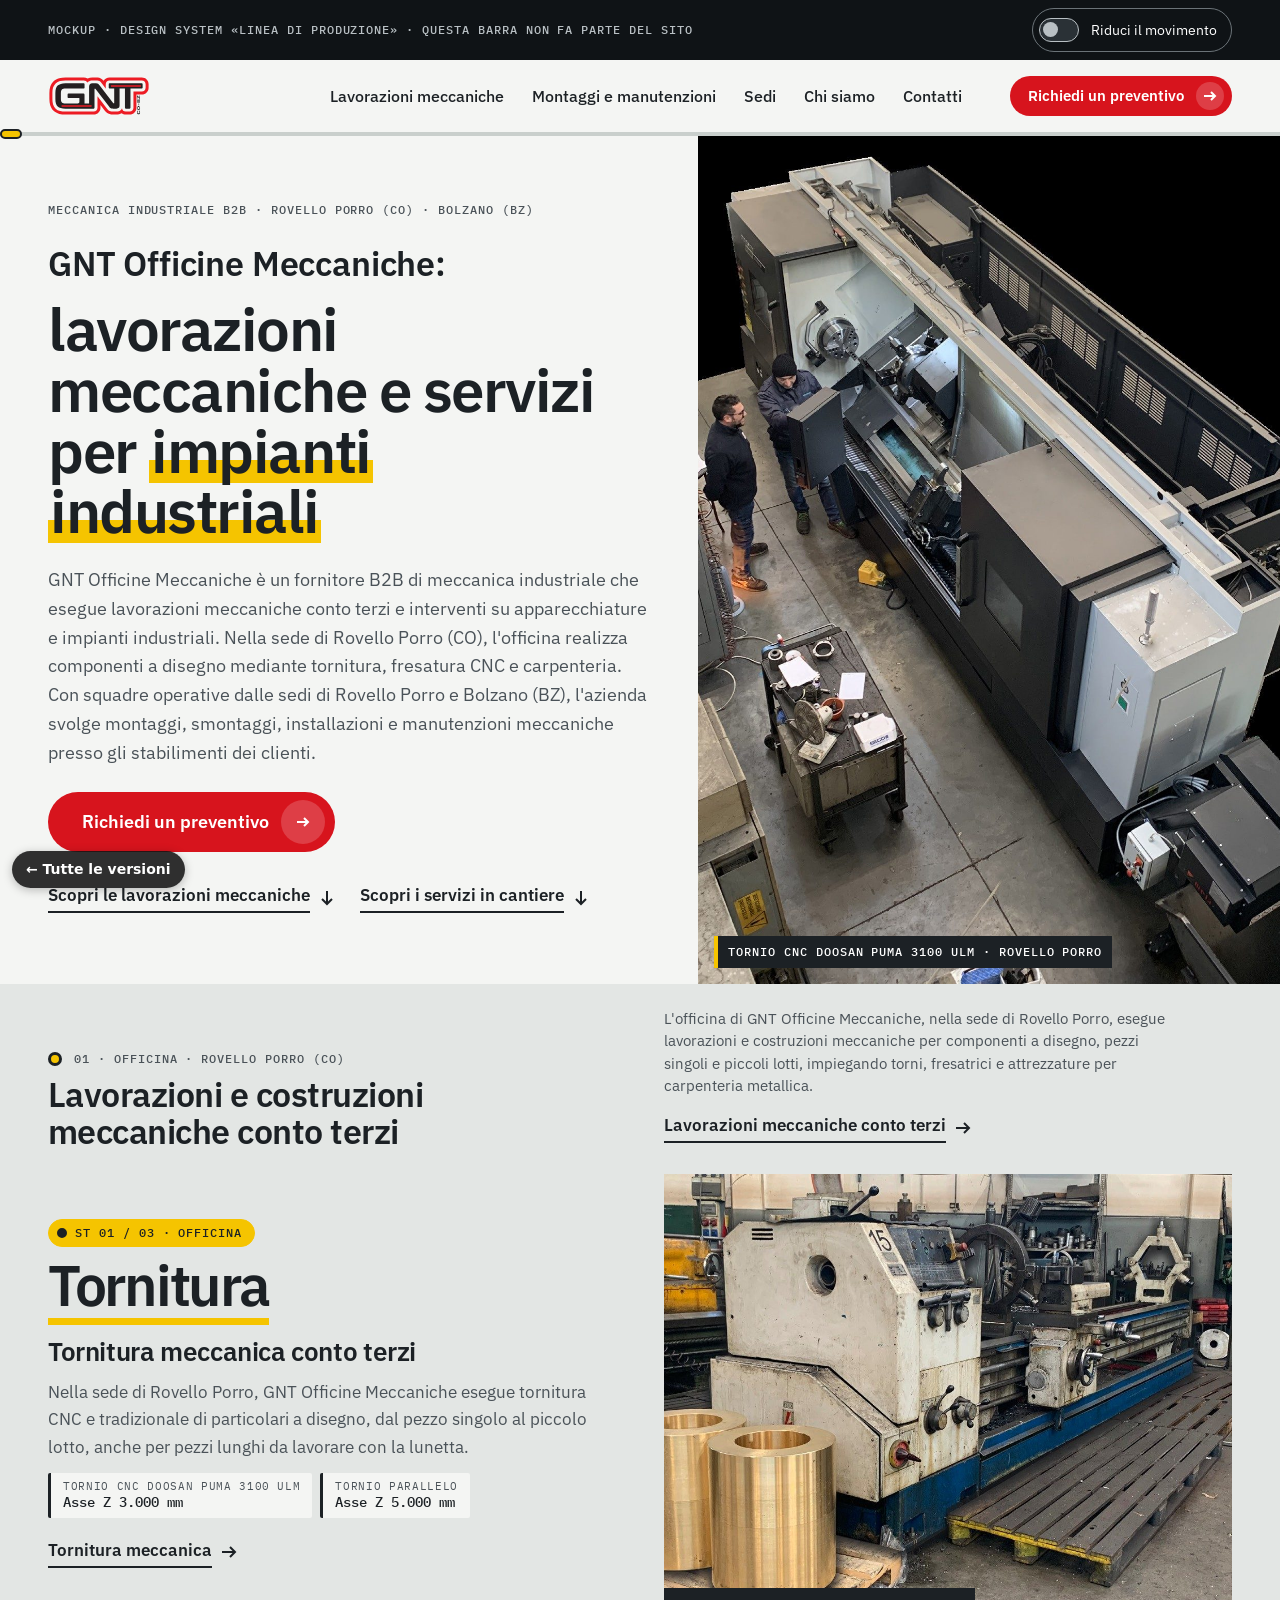
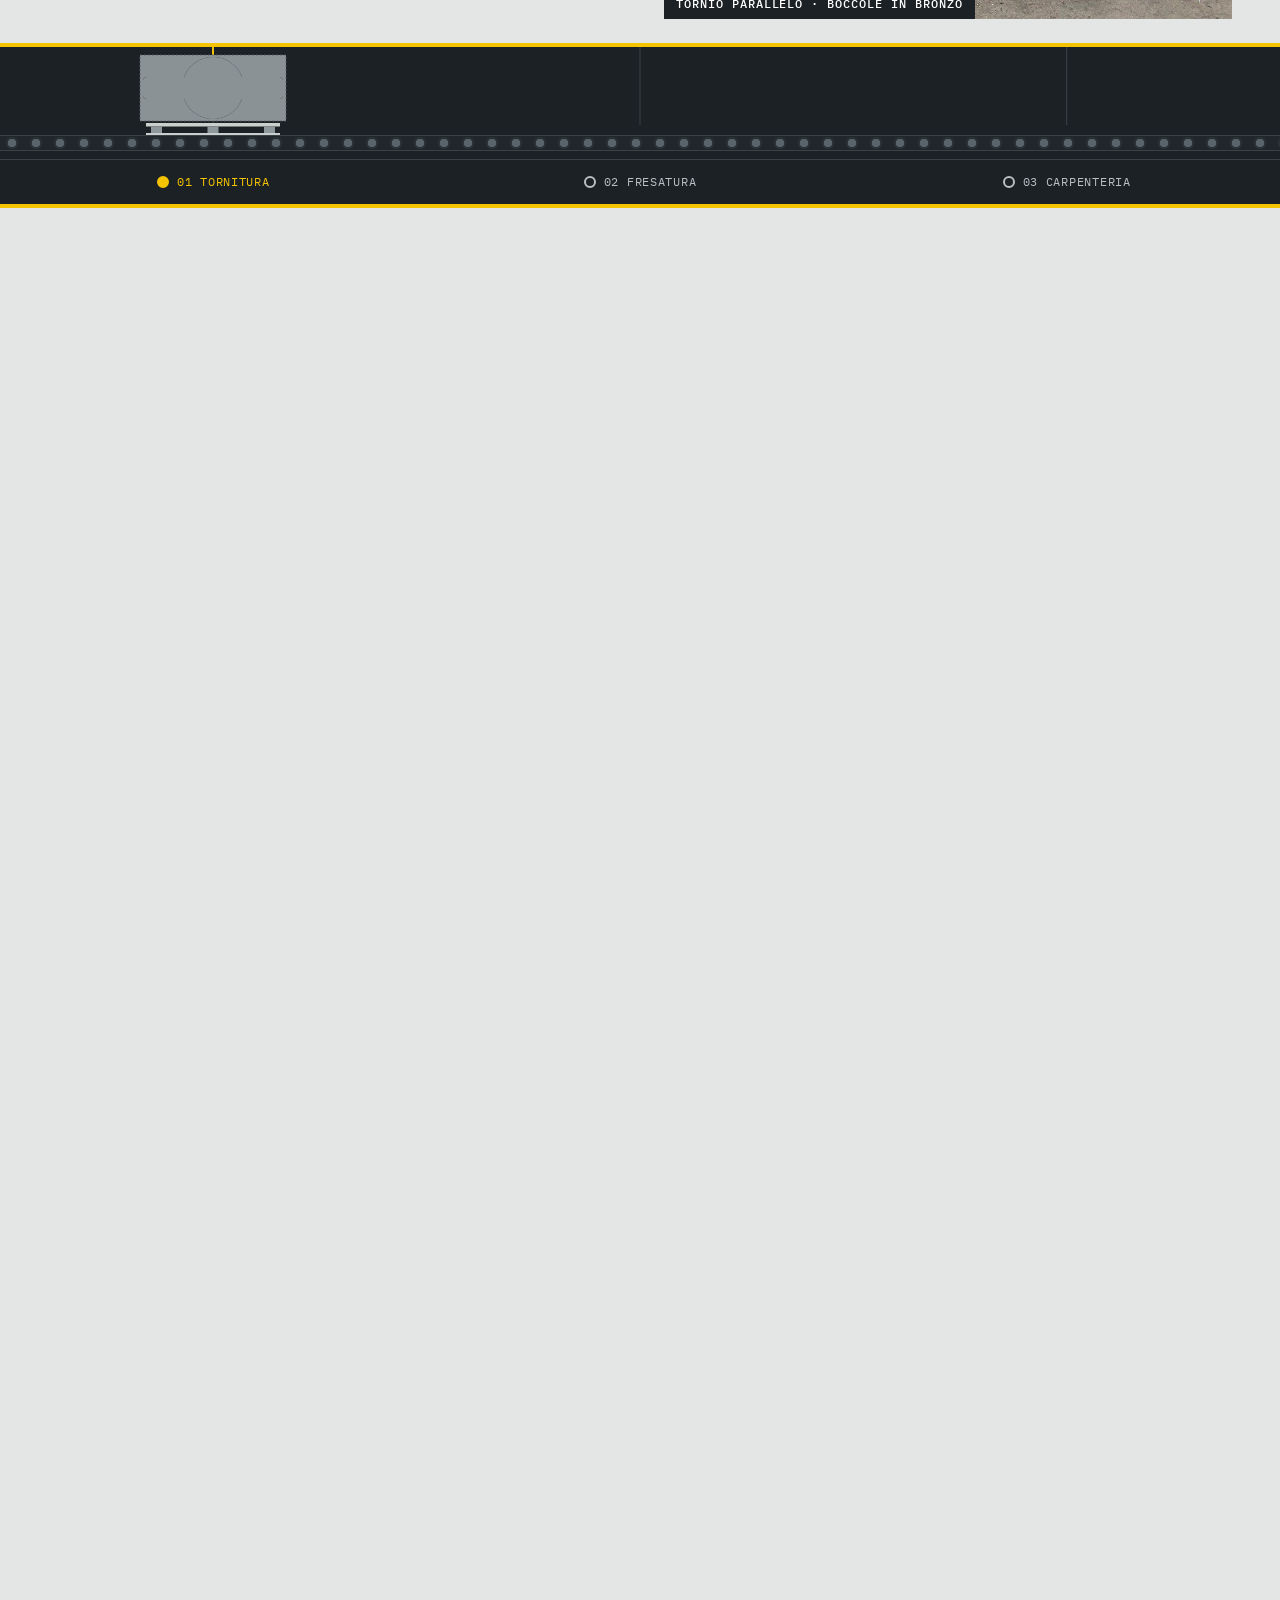
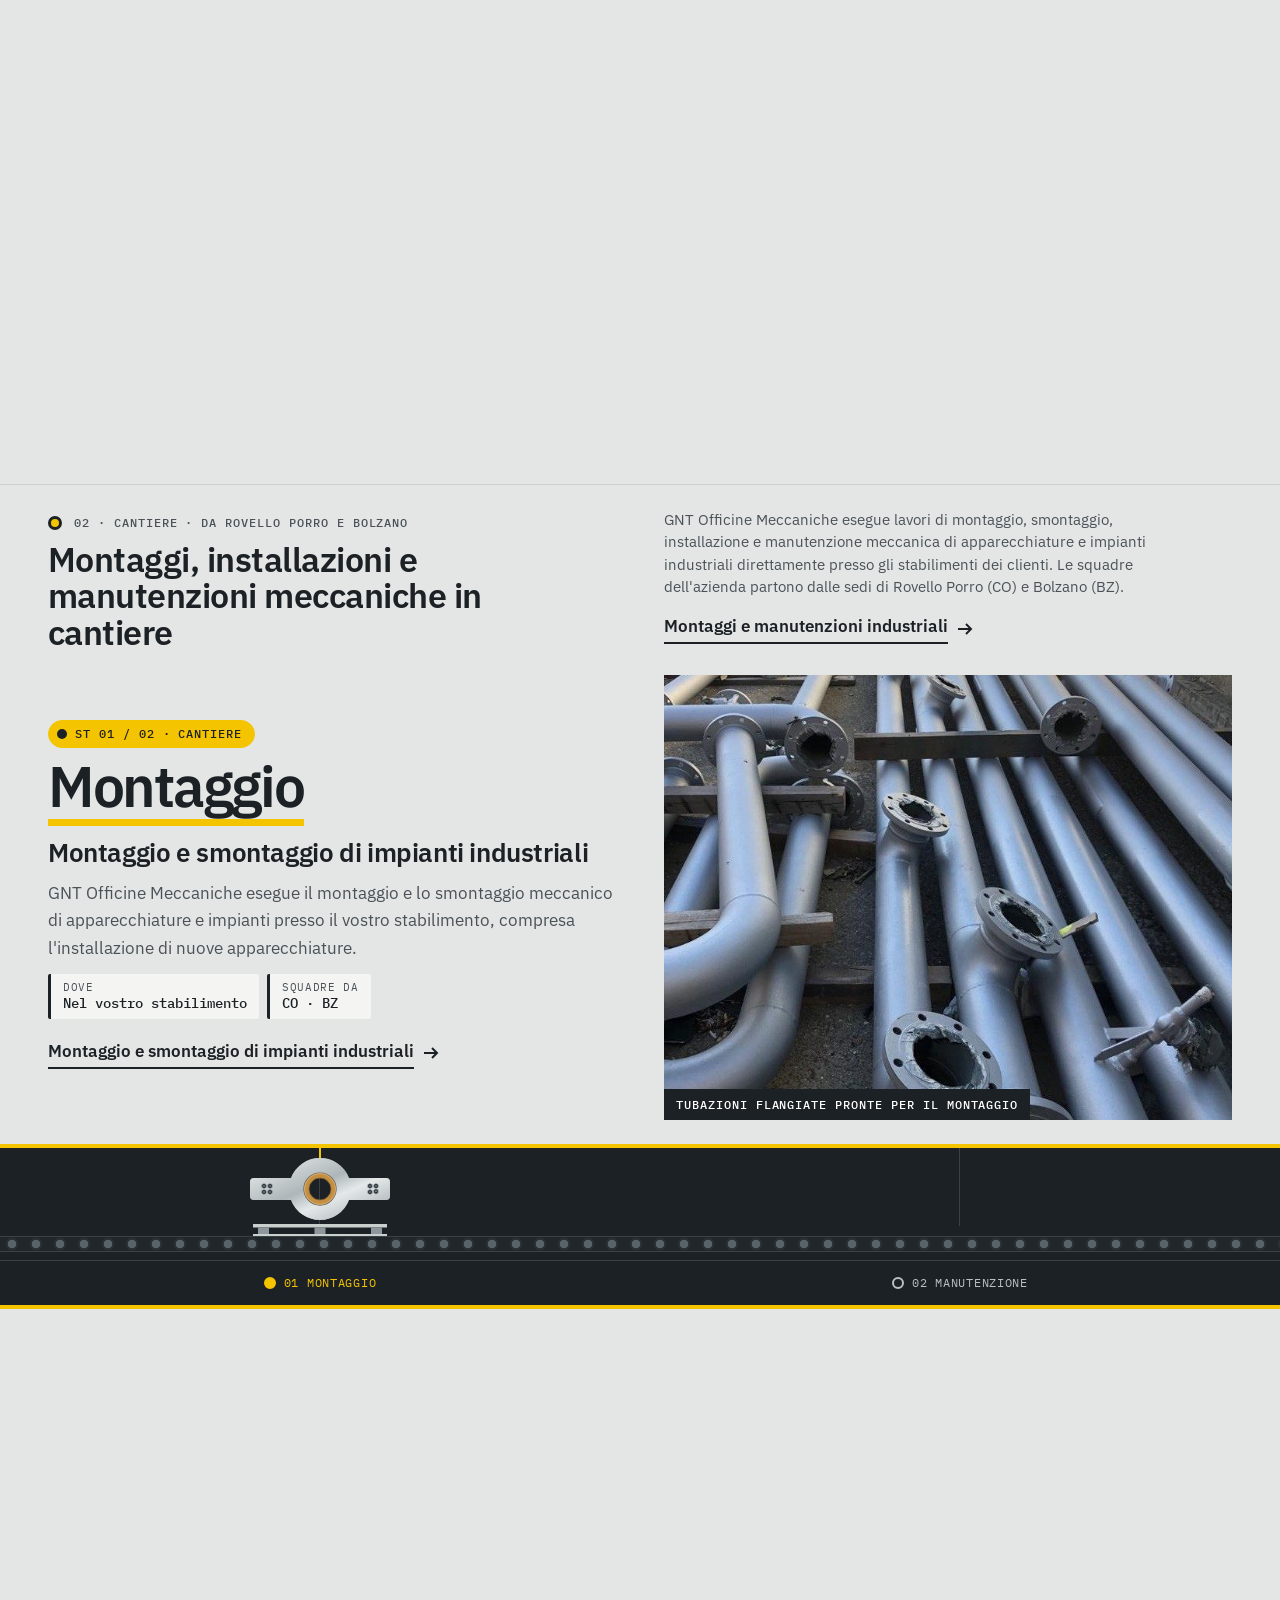
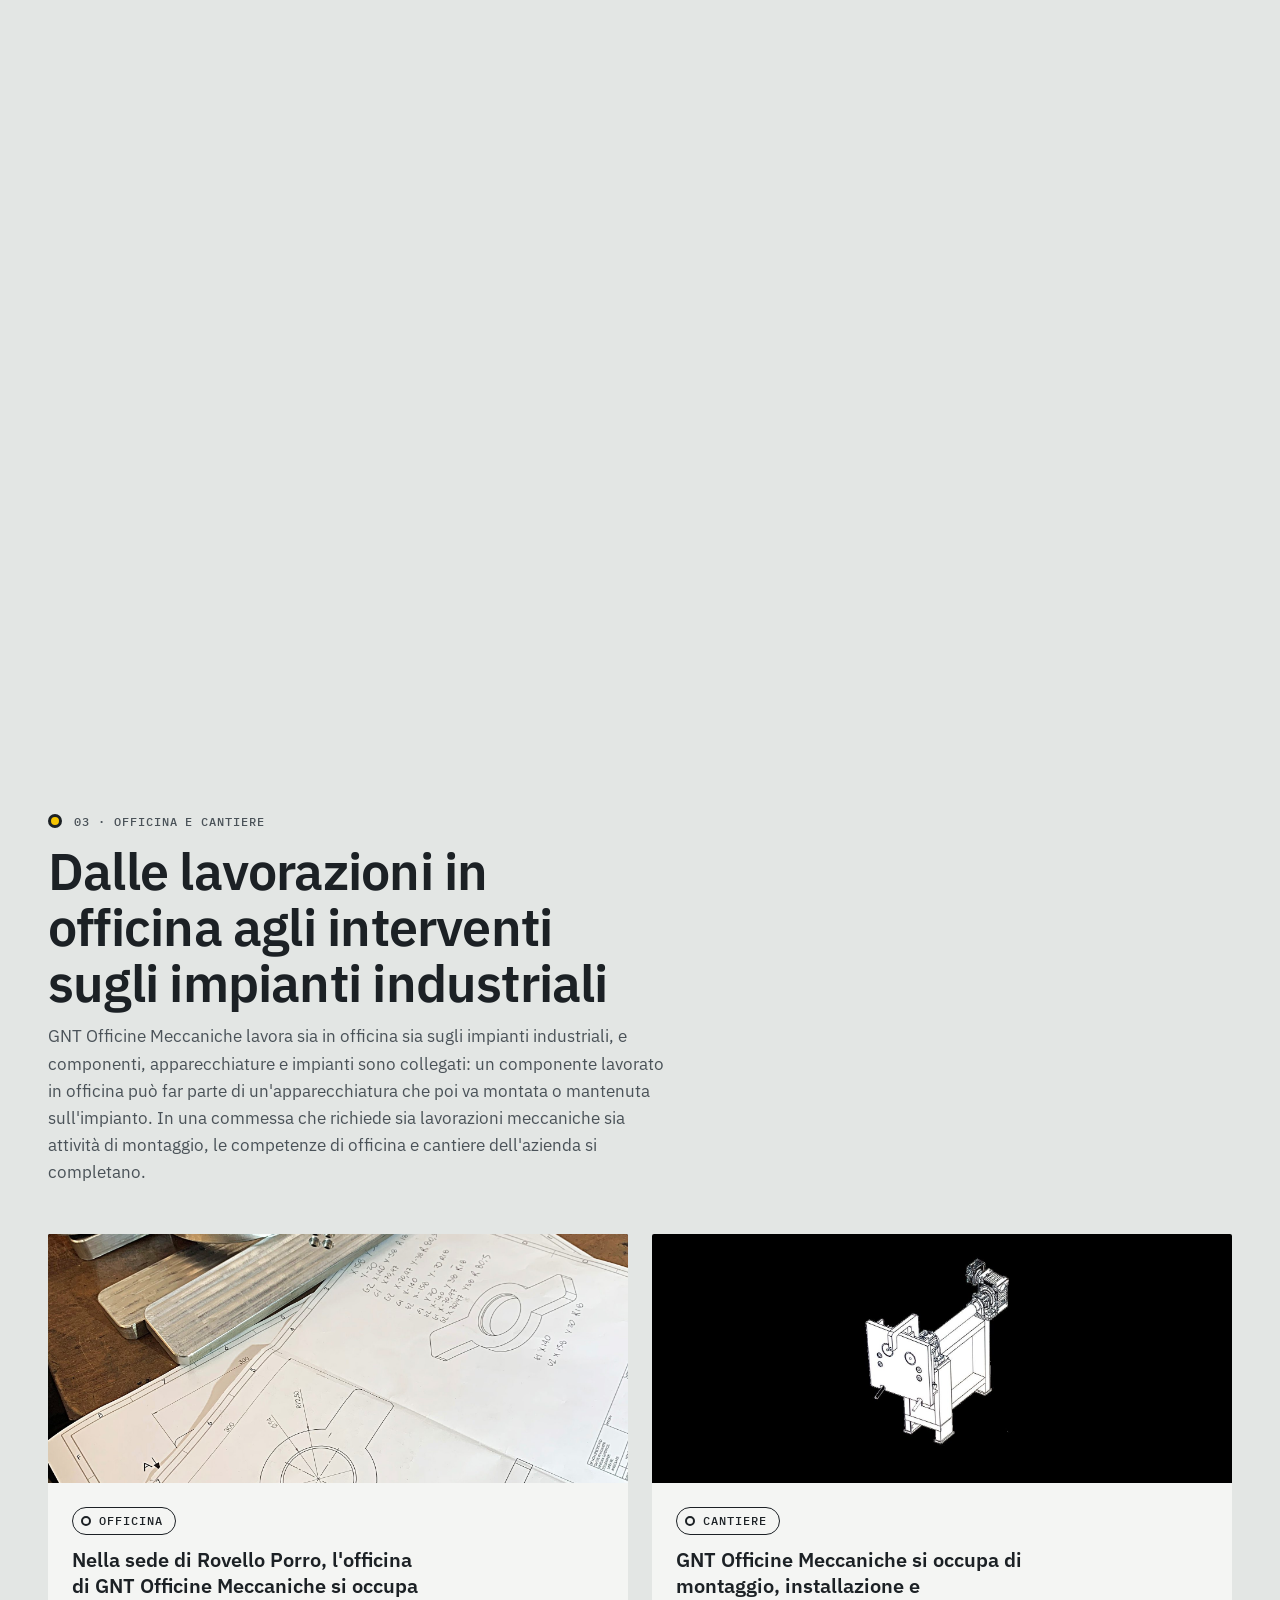
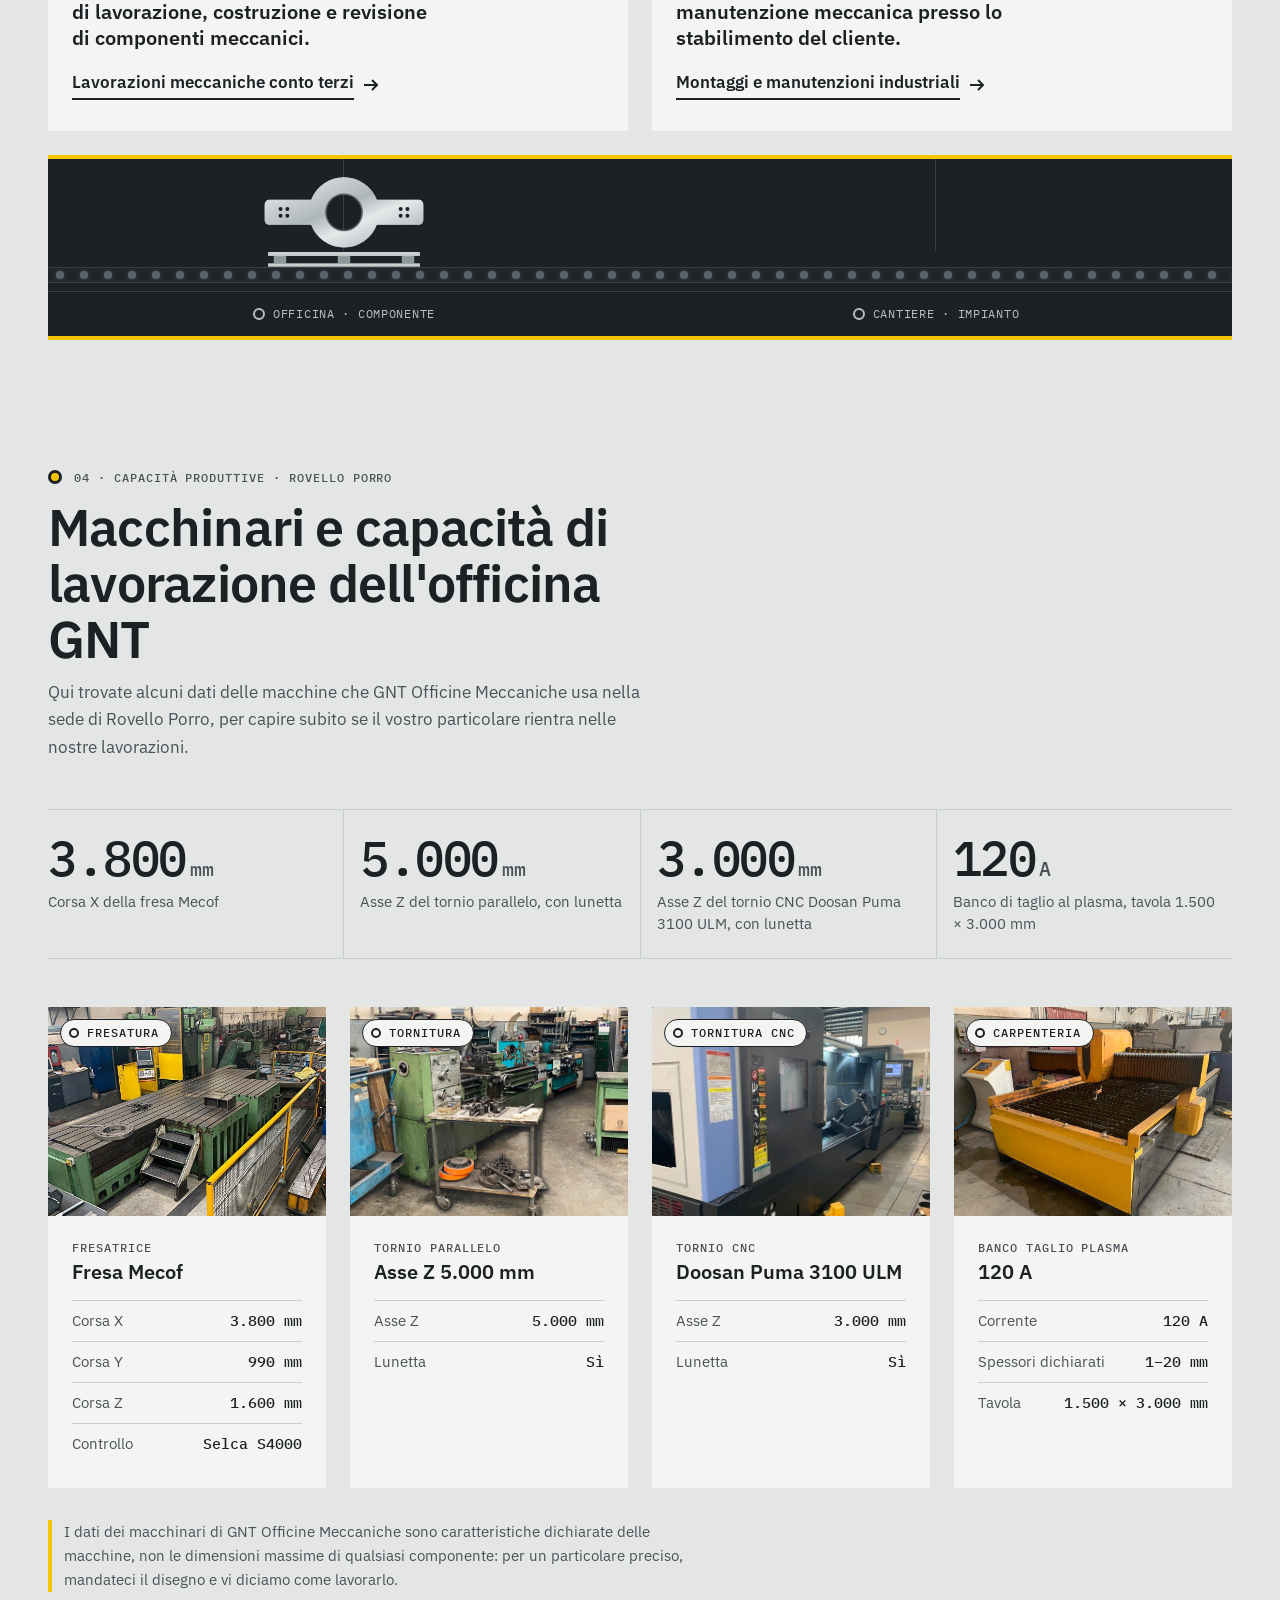
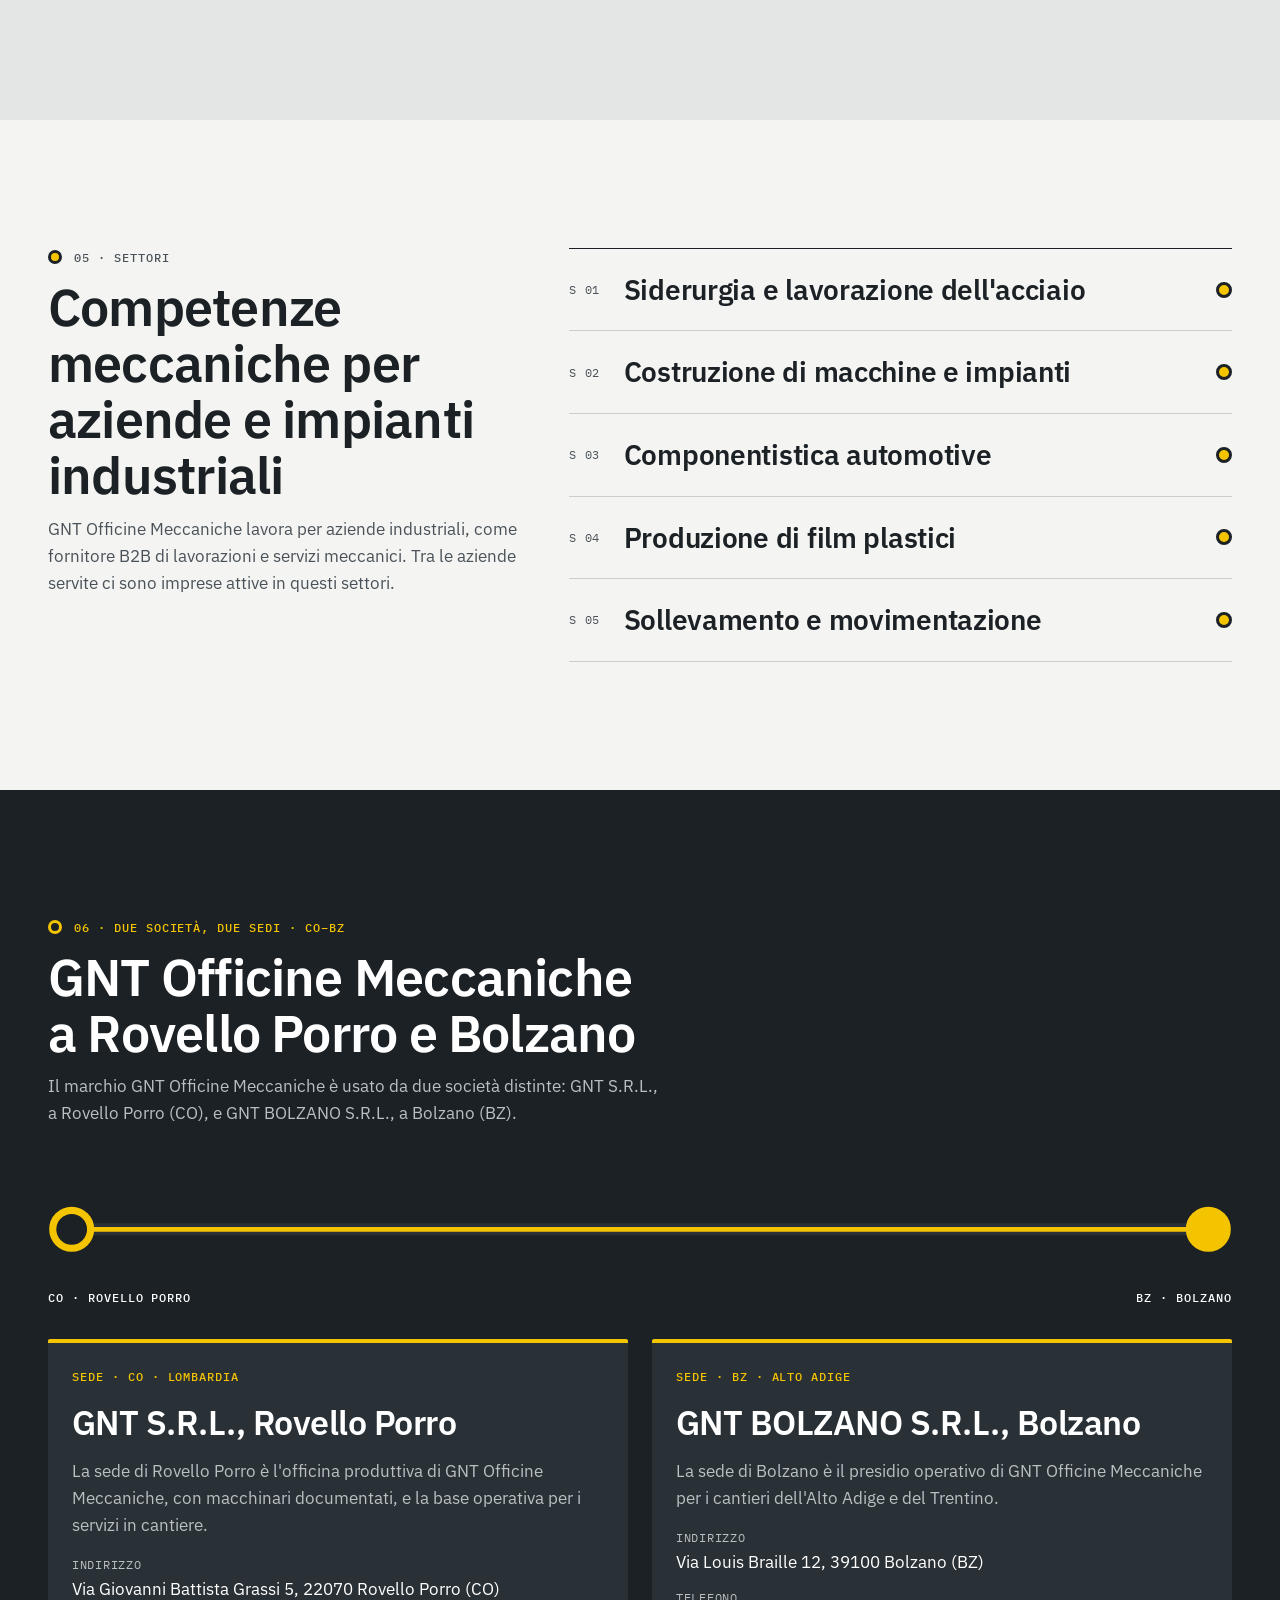
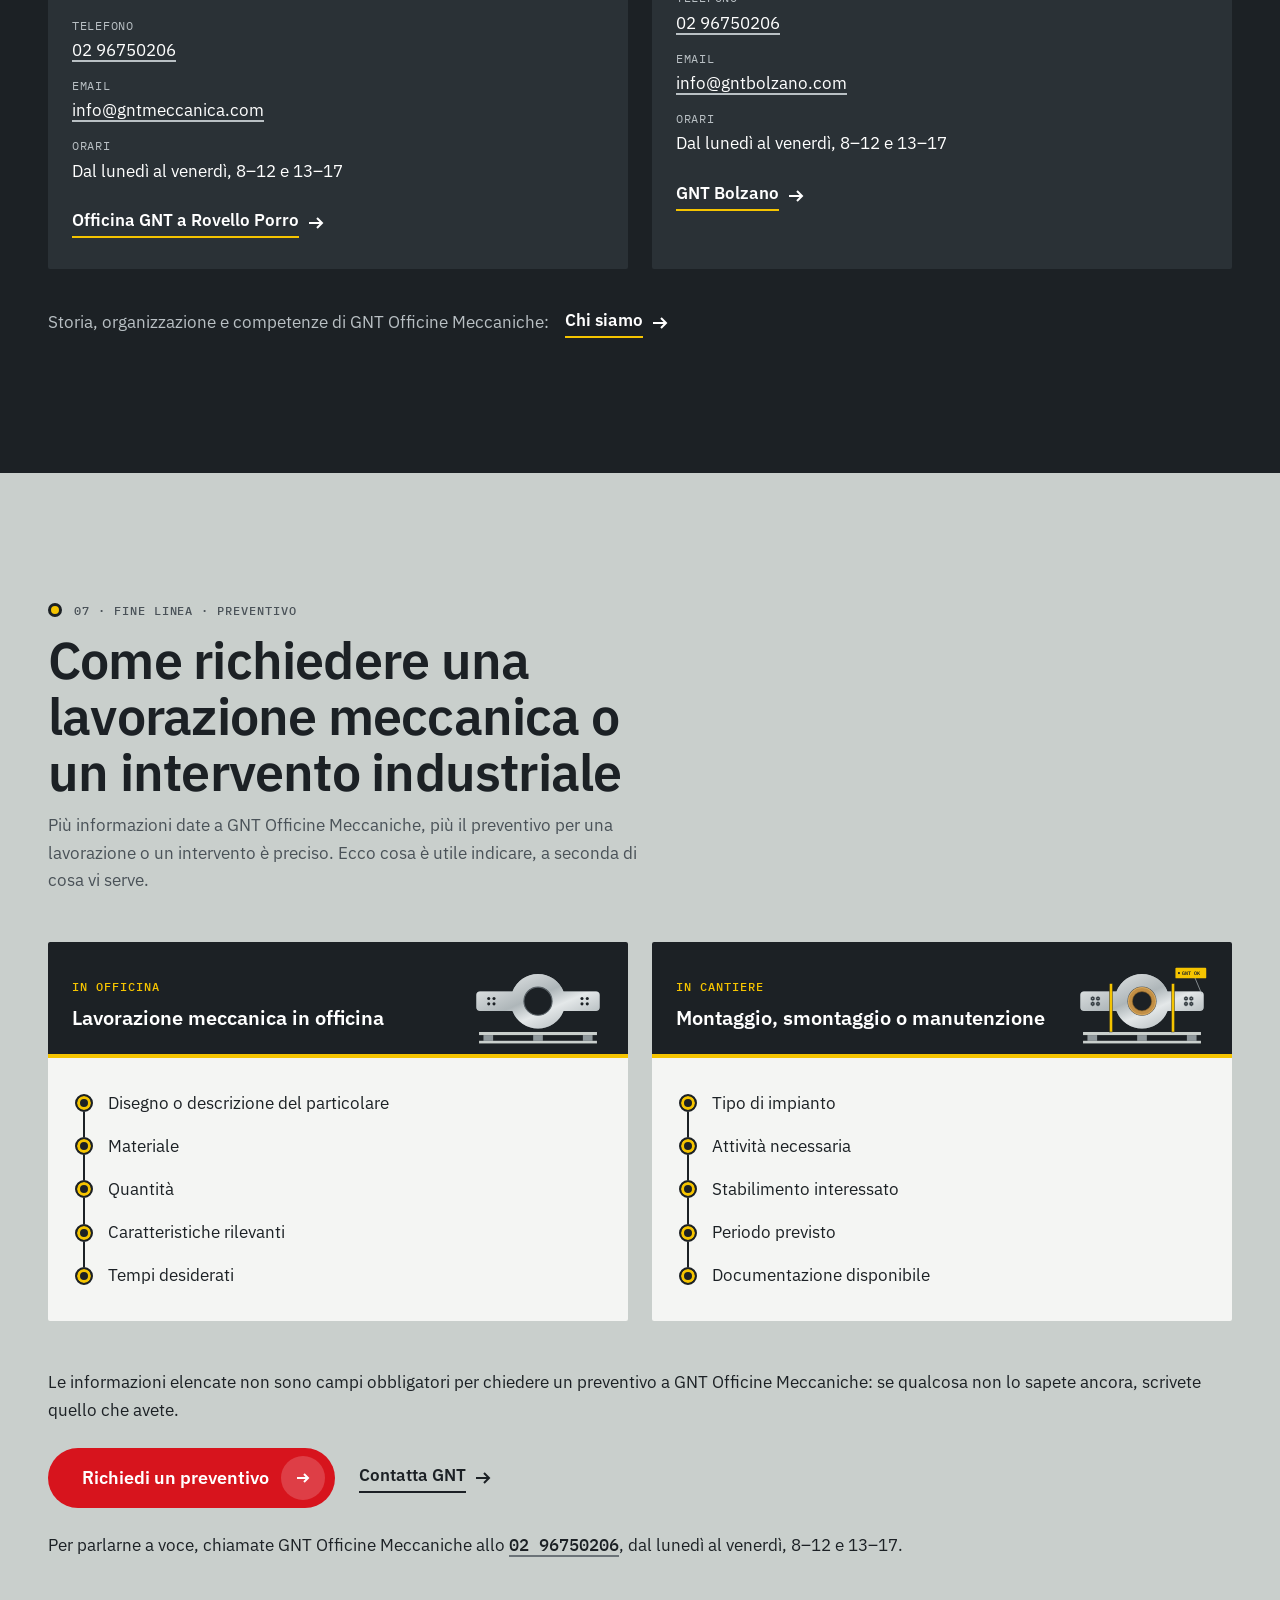
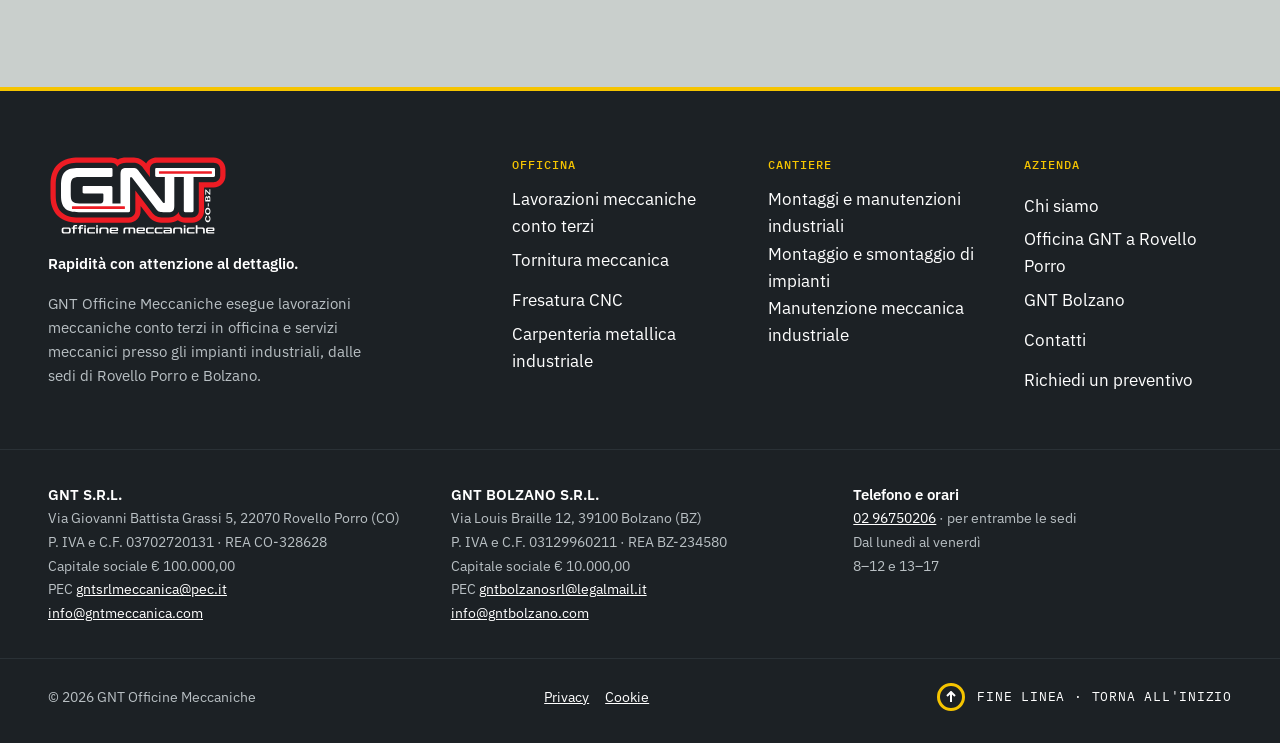
<file: linea-di-produzione/index.html>
<!doctype html>
<html lang="it">
<head>
<meta charset="utf-8">
<meta name="robots" content="noindex, nofollow">
<meta name="viewport" content="width=device-width, initial-scale=1">
<title>GNT Officine Meccaniche | Lavorazioni e servizi industriali</title>
<meta name="description" content="GNT Officine Meccaniche esegue tornitura, fresatura CNC e carpenteria nella sede di Rovello Porro. Dalle sedi di Rovello Porro e Bolzano svolge montaggi, installazioni e manutenzioni meccaniche industriali.">
<link rel="preconnect" href="https://fonts.googleapis.com">
<link rel="preconnect" href="https://fonts.gstatic.com" crossorigin>
<link rel="stylesheet" href="https://fonts.googleapis.com/css2?family=IBM+Plex+Mono:wght@400;500;600&family=IBM+Plex+Sans:wght@400;500;600;700&display=swap">
<style>
/* =========================================================
   TOKEN · design system «Linea di produzione» (fase 04)
   ========================================================= */
:root{
  --c-pavimento:#E3E6E4; --c-banco:#F4F5F3; --c-bianco:#FFFFFF; --c-carter:#C9CFCC;
  --c-acciaio:#6B7378; --c-grafite:#4A5258; --c-antracite:#1C2125; --c-antracite-2:#2A3136;
  --c-nebbia:#B9C0C4; --c-segnale:#F5C400; --c-rosso-gnt:#ED1C24; --c-rosso-azione:#D7141D;
  --c-rosso-azione-2:#A80F16; --c-ok:#1E7347;

  --f-sans:"IBM Plex Sans","Segoe UI",Roboto,"Helvetica Neue",Arial,sans-serif;
  --f-mono:"IBM Plex Mono",Consolas,"Liberation Mono","Courier New",monospace;
  --t-display:clamp(2.5rem, 1.55rem + 4.3vw, 5.25rem);
  --t-1:clamp(2rem, 1.45rem + 2.6vw, 3.25rem);
  --t-2:clamp(1.5rem, 1.25rem + 1.1vw, 2.125rem);
  --t-3:1.25rem; --t-corpo:1.0625rem; --t-piccolo:.9375rem; --t-etichetta:.75rem;

  --s-1:4px; --s-2:8px; --s-3:12px; --s-4:16px; --s-5:24px; --s-6:32px; --s-7:48px; --s-8:64px; --s-9:96px; --s-10:128px;
  --margine:16px; --gutter:16px; --max:1320px;

  --r-sbavato:2px; --r-asola:999px; --bordo-campo:1.5px; --corsia:4px;

  --d-1:120ms; --d-2:240ms; --d-3:480ms; --d-4:800ms;
  --e-nastro:cubic-bezier(.65,0,.35,1);
  --e-arrivo:cubic-bezier(.16,1,.3,1);

  --ombra-cabina:0 16px 40px rgba(28,33,37,.22);
  --testata-h:68px;
  color-scheme:light;
}
@media (min-width:600px){ :root{ --margine:32px; --gutter:24px; } }
@media (min-width:960px){ :root{ --margine:48px; --gutter:24px; --testata-h:76px; } }

/* =========================================================
   BASE
   ========================================================= */
*,*::before,*::after{ box-sizing:border-box; }
html{ -webkit-text-size-adjust:100%; }
body{ margin:0; background:var(--c-pavimento); color:var(--c-antracite); font-family:var(--f-sans); font-size:var(--t-corpo); line-height:1.6; overflow-x:clip; -webkit-font-smoothing:antialiased; }
main{ display:block; overflow-x:clip; }
main:focus{ outline:none; }
img{ max-width:100%; display:block; }
h1,h2,h3{ margin:0; line-height:1.08; font-weight:600; letter-spacing:-.015em; }
p{ margin:0; }
a{ color:inherit; }
button{ font:inherit; color:inherit; }
:focus-visible{ outline:3px solid var(--c-antracite); outline-offset:3px; }
.scuro :focus-visible, .scuro:focus-visible{ outline-color:var(--c-segnale); }
.mono{ font-family:var(--f-mono); }
.etichetta{ font-family:var(--f-mono); font-size:var(--t-etichetta); font-weight:500; letter-spacing:.08em; text-transform:uppercase; }
.sr{ position:absolute!important; width:1px; height:1px; overflow:hidden; clip:rect(0 0 0 0); white-space:nowrap; }
.contenitore{ width:100%; max-width:var(--max); margin-inline:auto; padding-inline:var(--margine); }
.salta{ position:absolute; left:var(--s-4); top:-60px; z-index:100; background:var(--c-antracite); color:#fff; padding:var(--s-2) var(--s-4); border-radius:var(--r-sbavato); }
.salta:focus{ top:var(--s-4); }
section[id], article[id]{ scroll-margin-top:var(--testata-h); }

/* =========================================================
   BARRA DEL MOCKUP (non fa parte del sito)
   ========================================================= */
.prova{ background:#0F1316; color:#fff; font-size:.875rem; }
.prova__riga{ display:flex; flex-wrap:wrap; gap:var(--s-2) var(--s-4); align-items:center; justify-content:space-between; padding-block:var(--s-2); }
.prova__riga .etichetta{ color:var(--c-nebbia); }
.prova__comandi{ display:flex; flex-wrap:wrap; gap:var(--s-2); }
.interruttore{ display:inline-flex; align-items:center; gap:var(--s-3); background:transparent; border:1px solid var(--c-acciaio); color:#fff; border-radius:var(--r-asola); padding:6px 14px 6px 6px; cursor:pointer; min-height:44px; font-size:.875rem; }
.interruttore__binario{ width:40px; height:24px; border-radius:var(--r-asola); background:var(--c-antracite-2); border:1.5px solid var(--c-nebbia); position:relative; flex:none; }
.interruttore__binario::after{ content:""; position:absolute; top:3px; left:3px; width:15px; height:15px; border-radius:50%; background:var(--c-nebbia); transition:transform var(--d-2) var(--e-nastro), background var(--d-2); }
.interruttore[aria-pressed="true"] .interruttore__binario{ background:var(--c-segnale); border-color:var(--c-segnale); }
.interruttore[aria-pressed="true"] .interruttore__binario::after{ transform:translateX(16px); background:var(--c-antracite); }

/* =========================================================
   COMPONENTI DEL DESIGN SYSTEM
   ========================================================= */
/* Pulsanti */
.pulsante{ --pb:var(--c-rosso-azione); --pt:#fff; --pa:var(--c-rosso-azione-2); --pbordo:transparent;
  position:relative; isolation:isolate; overflow:hidden; display:inline-flex; align-items:center; justify-content:center; gap:var(--s-3);
  min-height:48px; padding:0 var(--s-3) 0 var(--s-5); border-radius:var(--r-asola); border:2px solid var(--pbordo); background:var(--pb); color:var(--pt);
  font-weight:600; font-size:1rem; line-height:1.2; text-decoration:none; cursor:pointer; white-space:nowrap; transition:transform var(--d-1) var(--e-nastro), color var(--d-2); -webkit-tap-highlight-color:transparent; }
.pulsante::before{ content:""; position:absolute; inset:0; z-index:-1; background:var(--pa); transform:scaleX(0); transform-origin:left center; transition:transform var(--d-3) var(--e-nastro); }
.pulsante__freccia{ width:32px; height:32px; border-radius:50%; display:grid; place-items:center; background:rgba(255,255,255,.18); flex:none; transition:transform var(--d-3) var(--e-nastro); }
.pulsante__freccia svg{ width:16px; height:16px; }
.pulsante:hover::before{ transform:scaleX(1); }
.pulsante:hover .pulsante__freccia{ transform:translateX(4px); }
.pulsante:active{ transform:translateY(1px) scale(.985); }
.pulsante--scuro{ --pb:var(--c-segnale); --pt:var(--c-antracite); --pa:#fff; }
.pulsante--scuro .pulsante__freccia{ background:var(--c-antracite); color:var(--c-segnale); }
.pulsante--piccolo{ min-height:40px; font-size:.9375rem; padding-left:var(--s-4); padding-right:6px; }
.pulsante--piccolo .pulsante__freccia{ width:28px; height:28px; }
.pulsante--grande{ min-height:60px; font-size:1.125rem; padding-left:var(--s-6); padding-right:var(--s-2); }
.pulsante--grande .pulsante__freccia{ width:44px; height:44px; }
.pulsante--senza-icona{ padding-inline:var(--s-5); }
.riga-pulsanti{ display:flex; flex-wrap:wrap; gap:var(--s-4) var(--s-5); align-items:center; }

/* Link */
.link{ text-decoration:underline; text-decoration-thickness:1.5px; text-underline-offset:4px; text-decoration-color:var(--c-acciaio);
  background-image:linear-gradient(var(--c-segnale),var(--c-segnale)); background-size:0% 40%; background-position:0 88%; background-repeat:no-repeat; transition:background-size var(--d-3) var(--e-nastro); }
.link:hover{ background-size:100% 40%; text-decoration-color:var(--c-antracite); }
.scuro .link{ color:#fff; text-decoration-color:var(--c-nebbia); }
.scuro .link:hover{ color:var(--c-antracite); }
.link-freccia{ display:inline-flex; align-items:center; gap:var(--s-2); font-weight:600; text-decoration:none; color:var(--c-antracite); min-height:44px; }
.link-freccia__testo{ border-bottom:2px solid var(--c-antracite); padding-bottom:2px; }
.link-freccia svg{ width:18px; height:18px; flex:none; transition:transform var(--d-3) var(--e-nastro); }
.link-freccia:hover svg{ transform:translateX(6px); }
.link-freccia:hover .link-freccia__testo{ border-bottom-color:var(--c-segnale); }
.scuro .link-freccia{ color:#fff; }
.scuro .link-freccia__testo{ border-bottom-color:var(--c-segnale); }

/* Etichette di stazione */
.tag{ display:inline-flex; align-items:center; gap:var(--s-2); font-family:var(--f-mono); font-size:var(--t-etichetta); font-weight:500; letter-spacing:.08em; text-transform:uppercase; padding:5px 12px 5px 8px; border-radius:var(--r-asola); border:1.5px solid var(--c-antracite); color:var(--c-antracite); line-height:1.3; }
.tag::before{ content:""; width:10px; height:10px; border-radius:50%; border:2px solid currentColor; flex:none; }
.tag--attiva{ background:var(--c-segnale); border-color:var(--c-segnale); }
.tag--attiva::before{ background:var(--c-antracite); border-color:var(--c-antracite); }
.scuro .tag{ color:#fff; border-color:var(--c-nebbia); }
.scuro .tag--attiva{ color:var(--c-antracite); border-color:var(--c-segnale); }

/* Testata */
.testata{ position:sticky; top:0; z-index:40; background:var(--c-banco); }
.testata__riga{ height:calc(var(--testata-h) - var(--corsia)); display:flex; align-items:center; gap:var(--s-5); }
.testata__logo{ display:flex; align-items:center; flex:none; min-height:44px; }
.testata__logo img{ height:34px; width:auto; }
@media (min-width:960px){ .testata__logo img{ height:40px; } }
.testata__riga > nav{ margin-left:auto; }
.testata__menu{ display:none; list-style:none; margin:0; padding:0; gap:var(--s-1); }
.testata__menu a{ display:inline-flex; align-items:center; min-height:44px; padding-inline:var(--s-3); text-decoration:none; font-weight:500; font-size:.96875rem; position:relative; white-space:nowrap; }
.testata__menu a::after{ content:""; position:absolute; left:var(--s-3); right:var(--s-3); bottom:6px; height:var(--corsia); background:var(--c-segnale); transform:scaleX(0); transform-origin:left; transition:transform var(--d-3) var(--e-nastro); }
.testata__menu a:hover::after{ transform:scaleX(1); }
.testata__azioni{ display:flex; align-items:center; gap:var(--s-2); margin-left:auto; }
.testata__cta-lungo{ display:none; }
.bottone-menu{ display:inline-flex; align-items:center; gap:var(--s-2); min-height:44px; min-width:44px; padding:0 var(--s-3); border:1.5px solid var(--c-antracite); border-radius:var(--r-asola); background:transparent; cursor:pointer; font-weight:600; font-size:.9375rem; }
.bottone-menu__icona{ width:18px; height:12px; display:grid; align-content:space-between; }
.bottone-menu__icona i{ display:block; height:2px; background:currentColor; border-radius:1px; }
.bottone-menu__icona i:nth-child(2){ width:70%; }
@media (min-width:1180px){
  .testata__menu{ display:flex; }
  .testata__azioni{ margin-left:var(--s-3); }
  .testata__cta-lungo{ display:inline-flex; }
  .testata__cta-corto, .bottone-menu{ display:none; }
}
.nastrino{ height:var(--corsia); background:var(--c-carter); position:relative; }
.nastrino__pieno{ position:absolute; inset:0 auto 0 0; width:100%; background:var(--c-antracite); transform-origin:left; transform:scaleX(var(--avanz,0)); }
.nastrino__carrello{ position:absolute; top:-3px; left:calc(var(--avanz,0) * (100% - 22px)); width:22px; height:10px; border-radius:var(--r-asola); background:var(--c-segnale); border:2px solid var(--c-antracite); }

/* Menu del telefono */
.menu-tel{ position:fixed; inset:0; z-index:90; background:var(--c-antracite); color:#fff; display:flex; flex-direction:column; transform:translateX(100%); visibility:hidden; transition:transform var(--d-3) var(--e-nastro), visibility 0s linear var(--d-3); overflow-y:auto; }
.menu-tel.is-aperto{ transform:none; visibility:visible; transition:transform var(--d-3) var(--e-arrivo), visibility 0s; }
.menu-tel__testa{ display:flex; align-items:center; justify-content:space-between; padding:var(--s-3) var(--margine); border-bottom:var(--corsia) solid var(--c-segnale); min-height:var(--testata-h); }
.menu-tel__testa img{ height:34px; width:auto; }
.menu-tel__chiudi{ display:inline-flex; align-items:center; gap:var(--s-2); min-height:44px; padding:0 var(--s-4); border-radius:var(--r-asola); border:1.5px solid var(--c-nebbia); background:transparent; color:#fff; cursor:pointer; font-weight:600; }
.menu-tel__lista{ list-style:none; margin:0; padding:var(--s-5) var(--margine); display:grid; position:relative; }
.menu-tel__lista::before{ content:""; position:absolute; left:calc(var(--margine) + 9px); top:var(--s-7); bottom:var(--s-7); width:var(--corsia); background:var(--c-segnale); }
.menu-tel__lista a{ display:grid; grid-template-columns:22px 1fr; gap:var(--s-4); align-items:center; text-decoration:none; padding-block:var(--s-4); font-size:1.5rem; font-weight:600; letter-spacing:-.01em; position:relative; line-height:1.2; }
.menu-tel__lista a::before{ content:""; width:22px; height:22px; border-radius:50%; background:var(--c-antracite); border:4px solid var(--c-segnale); box-sizing:border-box; }
.menu-tel__lista a:hover::before, .menu-tel__lista a:focus-visible::before{ background:var(--c-segnale); }
.menu-tel__piede{ margin-top:auto; padding:var(--s-5) var(--margine) var(--s-6); display:grid; gap:var(--s-5); border-top:1px solid var(--c-antracite-2); }
.menu-tel__sedi{ display:flex; flex-wrap:wrap; gap:var(--s-5); color:var(--c-nebbia); font-size:var(--t-piccolo); }
.menu-tel__sedi b{ color:#fff; display:block; font-weight:600; }
.js-moto .menu-tel.is-aperto .menu-tel__lista li{ animation:arriva var(--d-3) var(--e-arrivo) both; }
.js-moto .menu-tel.is-aperto .menu-tel__lista li:nth-child(2){ animation-delay:60ms; }
.js-moto .menu-tel.is-aperto .menu-tel__lista li:nth-child(3){ animation-delay:120ms; }
.js-moto .menu-tel.is-aperto .menu-tel__lista li:nth-child(4){ animation-delay:180ms; }
.js-moto .menu-tel.is-aperto .menu-tel__lista li:nth-child(5){ animation-delay:240ms; }
@keyframes arriva{ from{ opacity:0; transform:translateX(40px); } to{ opacity:1; transform:none; } }

/* Pezzo in vista */
.pezzo{ display:block; width:100%; height:auto; overflow:visible; }

/* Nastro di linea (generalizzato a --n stazioni) */
.nastro{ position:relative; background:var(--c-antracite); color:#fff; border-block:var(--corsia) solid var(--c-segnale); --pos:0; --belt:0px; }
.nastro__piano{ position:relative; height:150px;
  background:linear-gradient(90deg, transparent calc(50% - .5px), #3A4247 calc(50% - .5px), #3A4247 calc(50% + .5px), transparent calc(50% + .5px)) 0 0 / calc(100% / var(--n)) 70% repeat-x; }
.nastro__cinghia{ position:absolute; left:0; right:0; bottom:8px; height:16px;
  background:radial-gradient(circle at 12px 50%, #59636A 0 4px, #2A3136 4.5px 6px, transparent 6.5px) var(--belt) 0/24px 100% repeat-x, linear-gradient(#20262A,#20262A);
  border-block:1px solid #3A4247; }
.nastro__pezzo{ position:absolute; bottom:16px; left:calc((var(--pos) + .5) / var(--n) * 100%); width:200px; transform:translateX(-50%); }
.nastro__testa{ position:absolute; top:0; left:calc((var(--attiva-n,0) + .5) / var(--n) * 100%); transform:translateX(-50%); width:2px; height:10px; background:var(--c-segnale); }
.nastro__nodi{ list-style:none; margin:0; padding:0; display:grid; grid-template-columns:repeat(var(--n),minmax(0,1fr)); border-top:1px solid #3A4247; }
.nastro__nodi button, .nastro__nodi .nastro__nodo-fisso{ width:100%; display:flex; align-items:center; justify-content:center; gap:var(--s-2); min-height:44px; background:transparent; border:0; color:var(--c-nebbia); cursor:pointer; font-family:var(--f-mono); font-size:.75rem; letter-spacing:.06em; text-transform:uppercase; padding:var(--s-2) 4px; line-height:1.25; text-align:left; }
.nastro__nodi .nastro__nodo-fisso{ cursor:default; }
.nastro__nodi .nodo{ width:12px; height:12px; border-radius:50%; border:2px solid var(--c-nebbia); flex:none; transition:background var(--d-2), border-color var(--d-2); }
.nastro__nodi button:hover{ color:#fff; }
.nastro__nodi [aria-current="step"]{ color:var(--c-segnale); }
.nastro__nodi [aria-current="step"] .nodo{ background:var(--c-segnale); border-color:var(--c-segnale); }
.nastro__nodi .is-fatto .nodo{ background:var(--c-nebbia); }
.nastro__statici{ display:none; grid-template-columns:repeat(var(--n),minmax(0,1fr)); align-items:end; height:100%; padding:var(--s-3) 0 26px; }
.nastro--statico .nastro__statici{ display:grid; }
.nastro--statico .nastro__pezzo, .nastro--statico .nastro__testa{ display:none; }
@media (max-width:599px){
  .nastro__piano{ height:78px; }
  .nastro__pezzo{ width:96px; bottom:20px; }
  .nastro__cinghia{ height:12px; bottom:6px; }
  .nastro__nodi button, .nastro__nodi .nastro__nodo-fisso{ font-size:.6875rem; gap:5px; letter-spacing:0; }
  .nastro__nodi .nodo{ width:10px; height:10px; }
}

/* Chip dato */
.dati-chip{ list-style:none; margin:0; padding:0; display:flex; flex-wrap:wrap; gap:var(--s-2); }
.dati-chip li{ display:inline-grid; background:var(--c-banco); border-radius:var(--r-sbavato); padding:6px 12px 7px; border-left:3px solid var(--c-antracite); line-height:1.3; }
.dati-chip span{ font-family:var(--f-mono); font-size:.6875rem; letter-spacing:.06em; text-transform:uppercase; color:var(--c-grafite); }
.dati-chip b{ font-family:var(--f-mono); font-weight:500; font-size:.875rem; }

/* Arrivo dal nastro */
.js-moto [data-arrivo]{ transition:transform var(--d-4) var(--e-arrivo), opacity var(--d-3) linear; transition-delay:calc(var(--i,0) * 90ms); }
.js-moto [data-arrivo]:not(.is-dentro){ transform:translateX(72px); opacity:0; }

/* Sezioni */
.sezione-home{ padding-block:var(--s-9); }
@media (min-width:1280px){ .sezione-home{ padding-block:var(--s-10); } }
.sezione-home__testa{ display:grid; gap:var(--s-3); margin-bottom:var(--s-7); max-width:62ch; }
.sezione-home__testa .etichetta{ color:var(--c-grafite); display:flex; align-items:center; gap:var(--s-3); }
.sezione-home__testa .etichetta::before{ content:""; width:14px; height:14px; border-radius:50%; border:3px solid var(--c-antracite); background:var(--c-segnale); flex:none; }
.sezione-home__testa h2{ font-size:var(--t-1); }
.sezione-home__testa p:not(.etichetta){ color:var(--c-grafite); }
.scuro .sezione-home__testa .etichetta{ color:var(--c-segnale); }
.scuro .sezione-home__testa .etichetta::before{ border-color:var(--c-segnale); background:var(--c-antracite); }
.scuro .sezione-home__testa p:not(.etichetta){ color:var(--c-nebbia); }

/* =========================================================
   EROE
   ========================================================= */
.eroe{ display:grid; grid-template-columns:1fr; background:var(--c-banco); }
.eroe__testo{ padding:var(--s-7) var(--margine); display:grid; gap:var(--s-5); align-content:center; }
.eroe__testo > .etichetta{ color:var(--c-grafite); }
.eroe__titolo{ font-size:clamp(2.25rem, 1.4rem + 2.9vw, 3.875rem); line-height:1.02; letter-spacing:-.025em; max-width:17ch; }
.eroe__marchio{ display:block; font-size:var(--t-3); letter-spacing:-.005em; line-height:1.2; margin-bottom:.45em; }
@media (min-width:960px){ .eroe__marchio{ font-size:var(--t-2); } }
.eroe__titolo em{ font-style:normal; background:linear-gradient(transparent 62%, var(--c-segnale) 62%, var(--c-segnale) 92%, transparent 92%); padding-inline:.04em; -webkit-box-decoration-break:clone; box-decoration-break:clone; }
.eroe__lead{ font-size:1.125rem; line-height:1.6; max-width:60ch; color:var(--c-grafite); }
.eroe__collegamenti{ display:flex; flex-wrap:wrap; gap:var(--s-1) var(--s-5); }
.eroe__foto{ position:relative; background:#050607; min-height:360px; margin:0; }
.eroe__foto img{ position:absolute; inset:0; width:100%; height:100%; object-fit:cover; object-position:30% 40%; }
.eroe__foto figcaption{ position:absolute; left:var(--s-4); bottom:var(--s-4); background:var(--c-antracite); color:#fff; padding:6px 10px; border-left:var(--corsia) solid var(--c-segnale); }
@media (min-width:960px){
  .eroe{ grid-template-columns:minmax(0,6fr) minmax(0,5fr); min-height:min(calc(100svh - var(--testata-h)), 820px); }
  .eroe__testo{ padding:var(--s-8) var(--s-7) var(--s-8) max(var(--margine), calc((100vw - var(--max)) / 2 + var(--margine))); }
  .eroe__foto{ min-height:auto; }
}

/* =========================================================
   LA LINEA (firma) · Officina e Cantiere
   ========================================================= */
.linea{ --n:4; position:relative; background:var(--c-pavimento); }
.linea + .linea{ border-top:1px solid var(--c-carter); }
.linea__intro{ padding-block:var(--s-8) var(--s-5); display:grid; gap:var(--s-4) var(--s-7); grid-template-columns:1fr; }
@media (min-width:960px){ .linea__intro{ grid-template-columns:minmax(0,6fr) minmax(0,6fr); align-items:end; } }
.linea__intro .etichetta{ color:var(--c-grafite); display:flex; align-items:center; gap:var(--s-3); margin-bottom:var(--s-3); }
.linea__intro .etichetta::before{ content:""; width:14px; height:14px; border-radius:50%; border:3px solid var(--c-antracite); background:var(--c-segnale); flex:none; }
.linea__intro h2{ font-size:var(--t-1); max-width:20ch; }
.linea__intro-testo{ display:grid; gap:var(--s-2); justify-items:start; }
.linea__intro-testo p{ color:var(--c-grafite); max-width:58ch; }
.stazione{ display:grid; gap:var(--s-5); padding:var(--s-6) var(--margine) var(--s-7); grid-template-columns:1fr; }
.stazione + .stazione{ border-top:1px solid var(--c-carter); }
.stazione__testo{ display:grid; gap:var(--s-4); align-content:start; justify-items:start; container-type:inline-size; }
.stazione__testo > *{ max-width:100%; }
.stazione__nome{ font-size:min(clamp(2.75rem, 1.6rem + 4.6vw, 6.5rem), 14cqi); font-weight:600; line-height:.92; letter-spacing:-.04em; display:inline-block; }
.stazione__nome::after{ content:""; display:block; height:clamp(6px,.6vw,10px); margin-top:.12em; background:var(--c-segnale); transform-origin:left; }
.stazione__titolo{ font-size:var(--t-2); line-height:1.15; max-width:22ch; }
.stazione__testo > p.stazione__desc{ color:var(--c-grafite); max-width:46ch; }
.stazione__foto{ margin:0; position:relative; background:var(--c-antracite); min-height:260px; }
.stazione__foto img{ width:100%; height:100%; object-fit:cover; position:absolute; inset:0; }
.stazione__foto figcaption{ position:absolute; left:0; bottom:0; background:var(--c-antracite); color:#fff; padding:6px 12px; max-width:100%; }
@media (min-width:600px){ .stazione__foto{ min-height:360px; } }
@media (min-width:960px){
  .stazione{ grid-template-columns:minmax(0,5fr) minmax(0,7fr); gap:var(--s-7); padding-inline:max(var(--margine), calc((100vw - var(--max)) / 2 + var(--margine))); }
  .stazione__foto{ min-height:440px; }
}

/* modo «fermo» (riduci il movimento o senza JavaScript) */
.linea.is-statica .linea__palco{ display:flex; flex-direction:column; }
.linea.is-statica .linea__intro{ order:0; }
.linea.is-statica .nastro{ order:1; }
.linea.is-statica .linea__finestra{ order:2; }

/* modo «impilato» (telefono e tablet) */
.linea.is-impilata .nastro{ position:sticky; bottom:0; z-index:5; }
.js-moto .linea.is-impilata .stazione__testo, .js-moto .linea.is-impilata .stazione__foto{ transition:transform var(--d-4) var(--e-arrivo), opacity var(--d-3) linear; }
.js-moto .linea.is-impilata .stazione:not(.is-dentro) .stazione__testo{ transform:translateX(56px); opacity:0; }
.js-moto .linea.is-impilata .stazione:not(.is-dentro) .stazione__foto{ transform:translateX(96px); opacity:0; }
.js-moto .linea.is-impilata .stazione:not(.is-dentro) .stazione__nome::after{ transform:scaleX(0); }
.js-moto .linea.is-impilata .stazione__nome::after{ transition:transform var(--d-4) var(--e-nastro) 200ms; }

/* modo «fissato» (computer) */
.linea.is-fissata{ height:calc(var(--n) * 100svh); }
.linea.is-fissata .linea__palco{ position:sticky; top:var(--testata-h); height:calc(100svh - var(--testata-h)); display:grid; grid-template-rows:auto minmax(0,1fr) auto; overflow:hidden; }
.linea.is-fissata .linea__intro{ padding-block:var(--s-5) var(--s-3); }
.linea.is-fissata .linea__intro h2{ font-size:var(--t-2); max-width:24ch; }
.linea.is-fissata .linea__intro .etichetta{ margin-bottom:var(--s-2); }
.linea.is-fissata .linea__intro-testo p{ font-size:var(--t-piccolo); line-height:1.5; }
.linea.is-fissata .linea__finestra{ overflow:hidden; min-height:0; }
.linea.is-fissata .linea__binario{ display:flex; width:calc(var(--n) * 100%); height:100%; transform:translateX(calc(var(--pos,0) / var(--n) * -100%)); will-change:transform; }
.linea.is-fissata .stazione{ flex:0 0 calc(100% / var(--n)); height:100%; border:0; padding-block:var(--s-3) var(--s-5); align-items:stretch; }
.linea.is-fissata .stazione__testo{ align-content:center; }
.linea.is-fissata .stazione__foto{ min-height:0; height:100%; }
.linea.is-fissata .stazione__nome::after{ transform:scaleX(var(--riempi,1)); }
.linea.is-fissata .stazione__nome{ font-size:min(clamp(2.75rem, 1rem + 4vw, 5.75rem), 14cqi); }
@media (min-width:960px) and (max-height:940px){
  .linea.is-fissata .stazione__nome{ font-size:min(clamp(2.5rem, 1rem + 3.2vw, 4.5rem), 14cqi); }
  .linea.is-fissata .stazione__titolo{ font-size:clamp(1.25rem, .9rem + .9vw, 1.75rem); }
  .linea.is-fissata .stazione__testo{ gap:var(--s-3); }
  .linea.is-fissata .nastro__piano{ height:112px; }
  .linea.is-fissata .nastro__pezzo{ width:150px; }
}
@media (min-width:960px) and (max-height:820px){
  .linea.is-fissata .stazione__nome{ font-size:min(clamp(2.25rem, 1rem + 2.6vw, 3.75rem), 14cqi); }
  .linea.is-fissata .stazione__titolo{ font-size:var(--t-3); }
  .linea.is-fissata .stazione__testo{ gap:var(--s-3); }
  .linea.is-fissata .nastro__piano{ height:88px; }
  .linea.is-fissata .nastro__pezzo{ width:116px; }
  .linea.is-fissata .linea__intro{ padding-block:var(--s-3) var(--s-2); }
  .linea.is-fissata .linea__intro h2{ font-size:var(--t-3); }
  .linea.is-fissata .stazione{ padding-block:var(--s-2) var(--s-3); }
  .linea.is-fissata .stazione__desc{ font-size:var(--t-piccolo); line-height:1.5; }
}
/* schermi bassi: colonna del testo più larga; sotto gli 820 px (es. 1366 × 680) anche parola grande e nastro più compatti */
@media (min-width:960px) and (max-height:940px){
  .linea.is-fissata .stazione{ grid-template-columns:minmax(0,6fr) minmax(0,6fr); }
  .linea.is-fissata .stazione__titolo{ max-width:none; }
  .linea.is-fissata .stazione__testo > p.stazione__desc{ max-width:60ch; }
}
@media (min-width:960px) and (max-height:820px){
  .linea.is-fissata .stazione__testo{ gap:var(--s-2); }
  .linea.is-fissata .stazione__nome{ font-size:min(2.5rem, 14cqi); }
  .linea.is-fissata .nastro__piano{ height:64px; }
  .linea.is-fissata .nastro__pezzo{ width:72px; }
}

/* =========================================================
   PONTE OFFICINA–CANTIERE (componente nuovo)
   ========================================================= */
.ponte__coppia{ display:grid; gap:var(--gutter); grid-template-columns:1fr; }
@media (min-width:760px){ .ponte__coppia{ grid-template-columns:1fr 1fr; } }
.ponte__lato{ background:var(--c-banco); border-radius:var(--r-sbavato); overflow:hidden; display:grid; grid-template-rows:auto 1fr; }
.ponte__foto{ margin:0; aspect-ratio:16/9; background:#000; overflow:hidden; position:relative; }
.ponte__foto img{ width:100%; height:100%; object-fit:cover; }
@media (min-width:960px){ .ponte__foto{ aspect-ratio:21/9; } }
.ponte__foto--contieni img{ object-fit:contain; padding:var(--s-3); }
.ponte__corpo{ padding:var(--s-5); display:grid; gap:var(--s-3); align-content:start; justify-items:start; }
.ponte__corpo .ponte__cosa{ font-size:var(--t-3); font-weight:600; line-height:1.3; max-width:30ch; }
.nastro--ponte{ margin-top:var(--gutter); }
.nastro--ponte .nastro__piano{ height:132px; }
.nastro--ponte .nastro__pezzo{ width:170px; }
@media (max-width:599px){ .nastro--ponte .nastro__piano{ height:84px; } .nastro--ponte .nastro__pezzo{ width:104px; } }
.ponte__nota{ margin-top:var(--s-5); color:var(--c-grafite); font-size:var(--t-piccolo); max-width:70ch; }

/* =========================================================
   MACCHINARI
   ========================================================= */
.cifre{ display:grid; gap:1px; grid-template-columns:repeat(2,minmax(0,1fr)); background:var(--c-carter); border-block:1px solid var(--c-carter); margin-bottom:var(--s-7); }
@media (min-width:960px){ .cifre{ grid-template-columns:repeat(4,minmax(0,1fr)); } }
.cifra{ background:var(--c-pavimento); padding:var(--s-5) var(--s-4) var(--s-5) 0; display:grid; gap:var(--s-2); align-content:start; }
.cifre .cifra:nth-child(even){ padding-left:var(--s-4); }
@media (min-width:960px){ .cifre .cifra:not(:first-child){ padding-left:var(--s-4); } }
.cifra__valore{ font-family:var(--f-mono); font-weight:500; font-size:clamp(1.875rem,1.3rem + 2.2vw,3.25rem); line-height:1; letter-spacing:-.03em; color:var(--c-antracite); white-space:nowrap; }
.cifra__valore small{ font-size:.4em; letter-spacing:0; margin-left:4px; color:var(--c-grafite); }
.cifra p:not(.cifra__valore){ font-size:var(--t-piccolo); color:var(--c-grafite); line-height:1.45; }
.binario-schede{ display:grid; gap:var(--gutter); }
@media (max-width:599px){
  .binario-schede{ grid-auto-flow:column; grid-auto-columns:84%; overflow-x:auto; scroll-snap-type:x mandatory; padding-bottom:var(--s-4); margin-inline:calc(-1 * var(--margine)); padding-inline:var(--margine); scroll-padding-inline:var(--margine); }
  .binario-schede > *{ scroll-snap-align:start; }
}
@media (min-width:600px){ .binario-schede{ grid-template-columns:repeat(2,minmax(0,1fr)); } }
@media (min-width:1180px){ .binario-schede{ grid-template-columns:repeat(4,minmax(0,1fr)); } }
.scheda{ background:var(--c-banco); border-radius:var(--r-sbavato); display:grid; grid-template-rows:auto 1fr; overflow:hidden; }
.scheda__foto{ aspect-ratio:4/3; background:var(--c-antracite); position:relative; overflow:hidden; margin:0; }
.scheda__foto img{ width:100%; height:100%; object-fit:cover; }
.scheda__foto .tag{ position:absolute; top:var(--s-3); left:var(--s-3); background:var(--c-banco); }
.scheda__corpo{ padding:var(--s-5); display:grid; gap:var(--s-4); align-content:start; }
.scheda__nome{ font-size:var(--t-3); font-weight:600; line-height:1.25; }
.scheda__nome span{ display:block; font-family:var(--f-mono); font-size:var(--t-etichetta); letter-spacing:.08em; text-transform:uppercase; color:var(--c-grafite); font-weight:500; margin-bottom:4px; }
.righe-dati{ margin:0; display:grid; font-size:var(--t-piccolo); }
.righe-dati div{ display:flex; justify-content:space-between; gap:var(--s-4); padding-block:8px; border-top:1px solid var(--c-carter); }
.righe-dati dt{ color:var(--c-grafite); }
.righe-dati dd{ margin:0; font-family:var(--f-mono); font-weight:500; text-align:right; }
.macchinari__nota{ margin-top:var(--s-6); max-width:72ch; color:var(--c-grafite); font-size:var(--t-piccolo); border-left:var(--corsia) solid var(--c-segnale); padding-left:var(--s-3); }

/* =========================================================
   SETTORI (componente nuovo: elenco di linea)
   ========================================================= */
.settori{ background:var(--c-banco); }
.settori__griglia{ display:grid; gap:var(--s-7); grid-template-columns:1fr; }
@media (min-width:960px){ .settori__griglia{ grid-template-columns:minmax(0,5fr) minmax(0,7fr); } .settori .sezione-home__testa{ position:sticky; top:calc(var(--testata-h) + var(--s-6)); align-self:start; margin-bottom:0; } }
.elenco-linea{ list-style:none; margin:0; padding:0; border-top:1.5px solid var(--c-antracite); }
.elenco-linea li{ display:grid; grid-template-columns:auto 1fr auto; gap:var(--s-4); align-items:center; padding-block:var(--s-5); border-bottom:1px solid var(--c-carter); position:relative; }
.elenco-linea .mono{ font-size:.75rem; color:var(--c-grafite); letter-spacing:.06em; min-width:3.2em; }
.elenco-linea b{ font-size:clamp(1.25rem, 1.05rem + .9vw, 1.75rem); font-weight:600; line-height:1.2; letter-spacing:-.01em; }
.elenco-linea li::after{ content:""; width:16px; height:16px; border-radius:50%; border:3px solid var(--c-antracite); background:var(--c-segnale); }
.elenco-linea li::before{ content:""; position:absolute; left:0; bottom:-1px; height:var(--corsia); width:100%; background:var(--c-segnale); transform:scaleX(0); transform-origin:left; transition:transform var(--d-4) var(--e-nastro); transition-delay:calc(var(--i,0) * 90ms + 200ms); }
.js-moto .elenco-linea li.is-dentro::before{ transform:scaleX(1); }
.js-moto .elenco-linea li.is-dentro::before{ animation:corsia-via 1ms linear calc(var(--i,0) * 90ms + 1400ms) forwards; }
@keyframes corsia-via{ to{ opacity:0; } }

/* =========================================================
   SEDI
   ========================================================= */
.sedi{ background:var(--c-antracite); color:#fff; }
.tracciato{ position:relative; margin-bottom:var(--s-6); }
.tracciato svg{ width:100%; height:auto; display:block; }
.tracciato__linea{ stroke-dasharray:1000; stroke-dashoffset:0; }
.js-moto .tracciato:not(.is-dentro) .tracciato__linea{ stroke-dashoffset:1000; }
.js-moto .tracciato__linea{ transition:stroke-dashoffset 1400ms var(--e-nastro) 200ms; }
.tracciato__nomi{ display:flex; justify-content:space-between; margin-top:6px; color:#fff; }
.sedi-griglia{ display:grid; gap:var(--gutter); grid-template-columns:repeat(auto-fit,minmax(min(100%,320px),1fr)); }
.sede{ background:var(--c-antracite-2); border-radius:var(--r-sbavato); padding:var(--s-5); display:grid; gap:var(--s-4); border-top:var(--corsia) solid var(--c-segnale); align-content:start; }
.sede__sigla{ color:var(--c-segnale); }
.sede h3{ font-size:var(--t-2); line-height:1.15; }
.sede__ruolo{ color:var(--c-nebbia); }
.sede dl{ margin:0; display:grid; gap:var(--s-3); }
.sede dl div{ display:grid; gap:2px; }
.sede dt{ font-family:var(--f-mono); font-size:var(--t-etichetta); letter-spacing:.06em; text-transform:uppercase; color:var(--c-nebbia); }
.sede dd{ margin:0; }
.sede dd a{ color:#fff; }
.sedi__chi{ margin-top:var(--s-6); display:flex; flex-wrap:wrap; gap:var(--s-2) var(--s-4); align-items:center; color:var(--c-nebbia); }

/* =========================================================
   RICHIESTA (componente nuovo: pannelli di richiesta)
   ========================================================= */
.richiesta{ background:var(--c-carter); }
.richiesta__griglia{ display:grid; gap:var(--gutter); grid-template-columns:1fr; }
@media (min-width:760px){ .richiesta__griglia{ grid-template-columns:1fr 1fr; } }
.pannello{ background:var(--c-banco); border-radius:var(--r-sbavato); overflow:hidden; display:grid; grid-template-rows:auto 1fr; }
.pannello__testa{ background:var(--c-antracite); color:#fff; display:grid; grid-template-columns:1fr 132px; gap:var(--s-4); align-items:end; padding:var(--s-5) var(--s-5) 0; border-bottom:var(--corsia) solid var(--c-segnale); }
.pannello__testa .etichetta{ color:var(--c-segnale); }
.pannello__titolo{ font-size:var(--t-3); font-weight:600; line-height:1.25; margin:var(--s-2) 0 var(--s-5); }
.pannello__pezzo{ align-self:end; padding-bottom:4px; }
.pannello__corpo{ padding:var(--s-5); display:grid; gap:var(--s-4); align-content:start; }
.pannello__corpo > p{ font-size:var(--t-piccolo); color:var(--c-grafite); }
.passi{ list-style:none; margin:0; padding:0; display:grid; position:relative; }
.passi li{ display:grid; grid-template-columns:24px 1fr; gap:var(--s-3); align-items:center; padding-block:var(--s-2); position:relative; }
.passi li::before{ content:""; width:18px; height:18px; border-radius:50%; border:2.5px solid var(--c-antracite); justify-self:center; z-index:1; box-shadow:inset 0 0 0 3px var(--c-segnale); background:var(--c-antracite); }
.passi li:not(:last-child)::after{ content:""; position:absolute; left:11px; top:calc(50% + 9px); height:calc(100% - 18px); width:2px; background:var(--c-antracite); }
.richiesta__azioni{ margin-top:var(--s-7); display:grid; gap:var(--s-5); justify-items:start; }
.richiesta__azioni p{ color:var(--c-antracite); }
.richiesta__azioni a.tel{ font-family:var(--f-mono); font-weight:500; }

/* =========================================================
   PIÈ DI PAGINA
   ========================================================= */
.piede{ background:var(--c-antracite); color:#fff; border-top:var(--corsia) solid var(--c-segnale); }
.piede__alto{ display:grid; gap:var(--s-7); grid-template-columns:1fr; padding-block:var(--s-8) var(--s-7); }
@media (min-width:600px){ .piede__alto{ grid-template-columns:1fr 1fr; } }
@media (min-width:960px){ .piede__alto{ grid-template-columns:minmax(0,4fr) repeat(3,minmax(0,2fr)); } }
.piede__marchio{ display:grid; gap:var(--s-4); align-content:start; }
.piede__marchio img{ width:180px; height:auto; }
.piede__marchio p{ color:var(--c-nebbia); font-size:var(--t-piccolo); max-width:36ch; }
.piede__marchio .piede__claim{ color:#fff; font-weight:600; }
.piede__titolo{ font-family:var(--f-mono); font-size:var(--t-etichetta); letter-spacing:.08em; text-transform:uppercase; color:var(--c-segnale); font-weight:500; margin-bottom:var(--s-3); }
.piede ul{ list-style:none; margin:0; padding:0; display:grid; }
.piede ul a{ display:inline-flex; min-height:40px; align-items:center; text-decoration:none; color:#fff; }
.piede ul a:hover{ text-decoration:underline; text-decoration-color:var(--c-segnale); text-decoration-thickness:2px; text-underline-offset:5px; }
.piede__societa{ display:grid; gap:var(--s-5); grid-template-columns:1fr; padding-block:var(--s-6); border-top:1px solid var(--c-antracite-2); }
@media (min-width:760px){ .piede__societa{ grid-template-columns:repeat(3,minmax(0,1fr)); } }
.piede__societa address{ font-style:normal; color:var(--c-nebbia); font-size:.875rem; line-height:1.7; }
.piede__societa address b{ color:#fff; display:block; font-weight:600; font-size:.9375rem; }
.piede__societa a{ color:#fff; }
.piede__basso{ border-top:1px solid var(--c-antracite-2); display:flex; flex-wrap:wrap; gap:var(--s-3) var(--s-5); align-items:center; justify-content:space-between; padding-block:var(--s-4) var(--s-5); color:var(--c-nebbia); font-size:.875rem; }
.piede__basso nav{ display:flex; flex-wrap:wrap; gap:var(--s-2) var(--s-4); }
.piede__basso nav a{ color:#fff; min-height:44px; display:inline-flex; align-items:center; }
.fine-linea{ display:inline-flex; align-items:center; gap:var(--s-3); min-height:44px; background:transparent; color:#fff; border:0; cursor:pointer; font-family:var(--f-mono); font-size:.8125rem; letter-spacing:.06em; text-transform:uppercase; padding:0; }
.fine-linea__nodo{ width:28px; height:28px; border-radius:50%; border:3px solid var(--c-segnale); display:grid; place-items:center; transition:background var(--d-2); }
.fine-linea__nodo svg{ width:12px; height:12px; }
.fine-linea:hover .fine-linea__nodo{ background:var(--c-segnale); color:var(--c-antracite); }

/* =========================================================
   AVVISO DI COLLEGAMENTO SEGNAPOSTO (componente nuovo)
   ========================================================= */
.avviso{ position:fixed; z-index:95; left:50%; top:calc(var(--testata-h) + 12px); transform:translateX(-50%); width:min(560px, calc(100% - 2 * var(--margine)));
  background:var(--c-antracite); color:#fff; border-left:var(--corsia) solid var(--c-segnale); border-radius:var(--r-sbavato); box-shadow:var(--ombra-cabina);
  padding:var(--s-3) var(--s-4); display:grid; grid-template-columns:auto 1fr; gap:var(--s-3); align-items:start; font-size:var(--t-piccolo); line-height:1.45; }
.avviso[hidden]{ display:none; }
.avviso__nodo{ width:14px; height:14px; border-radius:50%; border:3px solid var(--c-segnale); margin-top:3px; }
.avviso code{ font-family:var(--f-mono); color:var(--c-segnale); font-size:.875rem; word-break:break-all; }
.js-moto .avviso:not([hidden]){ animation:arriva-alto var(--d-3) var(--e-arrivo); }
@keyframes arriva-alto{ from{ opacity:0; transform:translate(-50%,-12px); } to{ opacity:1; transform:translate(-50%,0); } }

/* =========================================================
   RIDUCI IL MOVIMENTO
   ========================================================= */
.rm *, .rm *::before, .rm *::after{ transition-duration:0s!important; transition-delay:0s!important; animation-duration:0s!important; animation-delay:0s!important; animation-iteration-count:1!important; scroll-behavior:auto!important; }
@media (prefers-reduced-motion:reduce){
  *, *::before, *::after{ transition-duration:0s!important; transition-delay:0s!important; animation-duration:0s!important; animation-delay:0s!important; scroll-behavior:auto!important; }
}
</style>
</head>
<body>
<a class="salta" href="#contenuto">Vai al contenuto</a>

<!-- Barra del mockup: non fa parte del sito -->
<div class="prova scuro" role="region" aria-label="Comandi del mockup">
  <div class="contenitore prova__riga">
    <p class="etichetta">Mockup · design system «Linea di produzione» · questa barra non fa parte del sito</p>
    <div class="prova__comandi">
      <button class="interruttore" type="button" id="interruttore-rm" aria-pressed="false"><span class="interruttore__binario" aria-hidden="true"></span>Riduci il movimento</button>
    </div>
  </div>
</div>

<!-- Testata -->
<header class="testata" id="testata">
  <div class="contenitore testata__riga">
    <a class="testata__logo" href="#contenuto" aria-label="GNT Officine Meccaniche, inizio della pagina">
      <img src="../media/logo/svg/gnt-simbolo-colori.svg" alt="" width="95" height="34">
    </a>
    <nav aria-label="Principale">
      <ul class="testata__menu">
        <li><a href="/lavorazioni-meccaniche/">Lavorazioni meccaniche</a></li>
        <li><a href="/montaggi-manutenzioni-industriali/">Montaggi e manutenzioni</a></li>
        <li><a href="#sedi">Sedi</a></li>
        <li><a href="/chi-siamo/">Chi siamo</a></li>
        <li><a href="/contatti/">Contatti</a></li>
      </ul>
    </nav>
    <div class="testata__azioni">
      <a class="pulsante pulsante--piccolo testata__cta-lungo" href="/richiedi-preventivo/">Richiedi un preventivo<span class="pulsante__freccia" aria-hidden="true"><svg viewBox="0 0 16 16"><path d="M2 8h11M9 4l4 4-4 4" fill="none" stroke="currentColor" stroke-width="2"/></svg></span></a>
      <a class="pulsante pulsante--piccolo pulsante--senza-icona testata__cta-corto" href="/richiedi-preventivo/">Preventivo</a>
      <button class="bottone-menu" type="button" aria-expanded="false" aria-controls="menu-tel" data-apri-menu><span class="bottone-menu__icona" aria-hidden="true"><i></i><i></i><i></i></span>Menu</button>
    </div>
  </div>
  <div class="nastrino" aria-hidden="true"><div class="nastrino__pieno"></div><div class="nastrino__carrello"></div></div>
</header>

<main id="contenuto" tabindex="-1">

  <!-- ===== HERO · H1 ===== -->
  <section class="eroe" aria-labelledby="h1">
    <div class="eroe__testo">
      <p class="etichetta">Meccanica industriale B2B · Rovello Porro (CO) · Bolzano (BZ)</p>
      <h1 class="eroe__titolo" id="h1"><span class="eroe__marchio">GNT Officine Meccaniche:</span> lavorazioni meccaniche e servizi per <em>impianti industriali</em></h1>
      <p class="eroe__lead">GNT Officine Meccaniche è un fornitore B2B di meccanica industriale che esegue lavorazioni meccaniche conto terzi e interventi su apparecchiature e impianti industriali. Nella sede di Rovello Porro (CO), l'officina realizza componenti a disegno mediante tornitura, fresatura CNC e carpenteria. Con squadre operative dalle sedi di Rovello Porro e Bolzano (BZ), l'azienda svolge montaggi, smontaggi, installazioni e manutenzioni meccaniche presso gli stabilimenti dei clienti.</p>
      <div class="riga-pulsanti">
        <a class="pulsante pulsante--grande" href="/richiedi-preventivo/">Richiedi un preventivo<span class="pulsante__freccia" aria-hidden="true"><svg viewBox="0 0 16 16"><path d="M2 8h11M9 4l4 4-4 4" fill="none" stroke="currentColor" stroke-width="2"/></svg></span></a>
      </div>
      <div class="eroe__collegamenti">
        <a class="link-freccia" href="#officina"><span class="link-freccia__testo">Scopri le lavorazioni meccaniche</span><svg viewBox="0 0 18 18" aria-hidden="true"><path d="M9 2v13M4 10l5 5 5-5" fill="none" stroke="currentColor" stroke-width="2"/></svg></a>
        <a class="link-freccia" href="#cantiere"><span class="link-freccia__testo">Scopri i servizi in cantiere</span><svg viewBox="0 0 18 18" aria-hidden="true"><path d="M9 2v13M4 10l5 5 5-5" fill="none" stroke="currentColor" stroke-width="2"/></svg></a>
      </div>
    </div>
    <figure class="eroe__foto">
      <img src="../media/foto/tornio-cnc-doosan-puma-3100-dall-alto.jpg" alt="Il tornio CNC Doosan Puma 3100 di GNT Officine Meccaniche visto dall'alto nella sede di Rovello Porro, con due operatori al lavoro accanto alla macchina." width="1341" height="1642">
      <figcaption class="etichetta">Tornio CNC Doosan Puma 3100 ULM · Rovello Porro</figcaption>
    </figure>
  </section>

  <!-- ===== 01 · SEED A · LA LINEA DELL'OFFICINA ===== -->
  <section class="linea is-statica" id="officina" aria-labelledby="officina-t" data-linea style="--n:3">
    <div class="linea__palco">
      <div class="contenitore linea__intro">
        <div>
          <p class="etichetta">01 · Officina · Rovello Porro (CO)</p>
          <h2 id="officina-t">Lavorazioni e costruzioni meccaniche conto terzi</h2>
        </div>
        <div class="linea__intro-testo">
          <p>L'officina di GNT Officine Meccaniche, nella sede di Rovello Porro, esegue lavorazioni e costruzioni meccaniche per componenti a disegno, pezzi singoli e piccoli lotti, impiegando torni, fresatrici e attrezzature per carpenteria metallica.</p>
          <a class="link-freccia" href="/lavorazioni-meccaniche/"><span class="link-freccia__testo">Lavorazioni meccaniche conto terzi</span><svg viewBox="0 0 18 18" aria-hidden="true"><path d="M2 9h13M10 4l5 5-5 5" fill="none" stroke="currentColor" stroke-width="2"/></svg></a>
        </div>
      </div>
      <div class="linea__finestra">
        <div class="linea__binario">
          <article class="stazione" id="tornitura" aria-labelledby="tornitura-t" data-stazione data-m="0">
            <div class="stazione__testo">
              <p><span class="tag tag--attiva">ST 01 / 03 · Officina</span></p>
              <p class="stazione__nome" aria-hidden="true">Tornitura</p>
              <h3 id="tornitura-t" class="stazione__titolo">Tornitura meccanica conto terzi</h3>
              <p class="stazione__desc">Nella sede di Rovello Porro, GNT Officine Meccaniche esegue tornitura CNC e tradizionale di particolari a disegno, dal pezzo singolo al piccolo lotto, anche per pezzi lunghi da lavorare con la lunetta.</p>
              <ul class="dati-chip">
                <li><span>Tornio CNC Doosan Puma 3100 ULM</span><b>Asse Z 3.000 mm</b></li>
                <li><span>Tornio parallelo</span><b>Asse Z 5.000 mm</b></li>
              </ul>
              <a class="link-freccia" href="/lavorazioni-meccaniche/tornitura/"><span class="link-freccia__testo">Tornitura meccanica</span><svg viewBox="0 0 18 18" aria-hidden="true"><path d="M2 9h13M10 4l5 5-5 5" fill="none" stroke="currentColor" stroke-width="2"/></svg></a>
            </div>
            <figure class="stazione__foto">
              <img src="../media/foto/tornio-parallelo-x600-z4000-boccole-bronzo.jpg" alt="Tornio parallelo di GNT Officine Meccaniche nella sede di Rovello Porro, con due grandi boccole in bronzo tornite appoggiate su un bancale in primo piano." loading="lazy" width="1187" height="787" style="object-position:30% 60%">
              <figcaption class="etichetta">Tornio parallelo · boccole in bronzo</figcaption>
            </figure>
          </article>
          <article class="stazione" id="fresatura" aria-labelledby="fresatura-t" data-stazione data-m="0.55">
            <div class="stazione__testo">
              <p><span class="tag tag--attiva">ST 02 / 03 · Officina</span></p>
              <p class="stazione__nome" aria-hidden="true">Fresatura</p>
              <h3 id="fresatura-t" class="stazione__titolo">Fresatura CNC</h3>
              <p class="stazione__desc">Nella sede di Rovello Porro, GNT Officine Meccaniche esegue la fresatura su centri di lavoro CNC e su fresa Mecof, anche per particolari di grandi dimensioni.</p>
              <ul class="dati-chip">
                <li><span>Fresa Mecof · corsa X</span><b>3.800 mm</b></li>
                <li><span>Centro di lavoro</span><b>Mikron VC1000</b></li>
              </ul>
              <a class="link-freccia" href="/lavorazioni-meccaniche/fresatura-cnc/"><span class="link-freccia__testo">Fresatura CNC</span><svg viewBox="0 0 18 18" aria-hidden="true"><path d="M2 9h13M10 4l5 5-5 5" fill="none" stroke="currentColor" stroke-width="2"/></svg></a>
            </div>
            <figure class="stazione__foto">
              <img src="../media/foto/centro-di-lavoro-mikron-vc1000.jpg" alt="Centro di lavoro CNC Mikron VC1000 di GNT Officine Meccaniche nella sede di Rovello Porro, con il pannello di comando su braccio a lato della macchina." loading="lazy" width="813" height="1083" style="object-position:40% 30%">
              <figcaption class="etichetta">Centro di lavoro Mikron VC1000</figcaption>
            </figure>
          </article>
          <article class="stazione" id="carpenteria" aria-labelledby="carpenteria-t" data-stazione data-m="1">
            <div class="stazione__testo">
              <p><span class="tag tag--attiva">ST 03 / 03 · Officina</span></p>
              <p class="stazione__nome" aria-hidden="true">Carpenteria</p>
              <h3 id="carpenteria-t" class="stazione__titolo">Carpenteria metallica industriale</h3>
              <p class="stazione__desc">Nella sede di Rovello Porro, GNT Officine Meccaniche costruisce carpenterie, manufatti metallici e componenti, con taglio al plasma, ossitaglio e saldatura.</p>
              <ul class="dati-chip">
                <li><span>Taglio plasma</span><b>120 A · 1–20 mm</b></li>
                <li><span>Tavola</span><b>1.500 × 3.000 mm</b></li>
              </ul>
              <a class="link-freccia" href="/lavorazioni-meccaniche/carpenteria-metallica/"><span class="link-freccia__testo">Carpenteria metallica industriale</span><svg viewBox="0 0 18 18" aria-hidden="true"><path d="M2 9h13M10 4l5 5-5 5" fill="none" stroke="currentColor" stroke-width="2"/></svg></a>
            </div>
            <figure class="stazione__foto">
              <img src="../media/foto/taglio-plasma-120a-tavola-1500x3000.jpg" alt="Banco di taglio al plasma di GNT Officine Meccaniche nella sede di Rovello Porro, con portale giallo e tavola a griglia." loading="lazy" width="937" height="707">
              <figcaption class="etichetta">Banco di taglio al plasma · 120 A</figcaption>
            </figure>
          </article>
        </div>
      </div>
      <div class="nastro" data-nastro role="group" aria-label="Avanzamento della linea dell'officina">
        <div class="nastro__piano">
          <span class="nastro__testa" aria-hidden="true"></span>
          <div class="nastro__statici" aria-hidden="true" data-statici></div>
          <div class="nastro__pezzo" aria-hidden="true" data-pezzo-mobile></div>
          <div class="nastro__cinghia" aria-hidden="true"></div>
        </div>
        <ol class="nastro__nodi">
          <li><button type="button" data-vai="0"><span class="nodo" aria-hidden="true"></span><span><span class="sr">Vai a </span>01 Tornitura</span></button></li>
          <li><button type="button" data-vai="1"><span class="nodo" aria-hidden="true"></span><span><span class="sr">Vai a </span>02 Fresatura</span></button></li>
          <li><button type="button" data-vai="2"><span class="nodo" aria-hidden="true"></span><span><span class="sr">Vai a </span>03 Carpenteria</span></button></li>
        </ol>
      </div>
    </div>
  </section>

  <!-- ===== 02 · SEED B · LA LINEA DEL CANTIERE ===== -->
  <section class="linea is-statica" id="cantiere" aria-labelledby="cantiere-t" data-linea style="--n:2">
    <div class="linea__palco">
      <div class="contenitore linea__intro">
        <div>
          <p class="etichetta">02 · Cantiere · da Rovello Porro e Bolzano</p>
          <h2 id="cantiere-t">Montaggi, installazioni e manutenzioni meccaniche in cantiere</h2>
        </div>
        <div class="linea__intro-testo">
          <p>GNT Officine Meccaniche esegue lavori di montaggio, smontaggio, installazione e manutenzione meccanica di apparecchiature e impianti industriali direttamente presso gli stabilimenti dei clienti. Le squadre dell'azienda partono dalle sedi di Rovello Porro (CO) e Bolzano (BZ).</p>
          <a class="link-freccia" href="/montaggi-manutenzioni-industriali/"><span class="link-freccia__testo">Montaggi e manutenzioni industriali</span><svg viewBox="0 0 18 18" aria-hidden="true"><path d="M2 9h13M10 4l5 5-5 5" fill="none" stroke="currentColor" stroke-width="2"/></svg></a>
        </div>
      </div>
      <div class="linea__finestra">
        <div class="linea__binario">
          <article class="stazione" id="montaggio" aria-labelledby="montaggio-t" data-stazione data-m="2">
            <div class="stazione__testo">
              <p><span class="tag tag--attiva">ST 01 / 02 · Cantiere</span></p>
              <p class="stazione__nome" aria-hidden="true">Montaggio</p>
              <h3 id="montaggio-t" class="stazione__titolo">Montaggio e smontaggio di impianti industriali</h3>
              <p class="stazione__desc">GNT Officine Meccaniche esegue il montaggio e lo smontaggio meccanico di apparecchiature e impianti presso il vostro stabilimento, compresa l'installazione di nuove apparecchiature.</p>
              <ul class="dati-chip">
                <li><span>Dove</span><b>Nel vostro stabilimento</b></li>
                <li><span>Squadre da</span><b>CO · BZ</b></li>
              </ul>
              <a class="link-freccia" href="/montaggi-manutenzioni-industriali/montaggio-smontaggio-impianti/"><span class="link-freccia__testo">Montaggio e smontaggio di impianti industriali</span><svg viewBox="0 0 18 18" aria-hidden="true"><path d="M2 9h13M10 4l5 5-5 5" fill="none" stroke="currentColor" stroke-width="2"/></svg></a>
            </div>
            <figure class="stazione__foto">
              <img src="../media/foto/tubistica-tubazioni-flangiate.jpg" alt="Tubazioni flangiate prefabbricate, verniciate di grigio, appoggiate su travetti di legno prima del montaggio." loading="lazy" width="854" height="572">
              <figcaption class="etichetta">Tubazioni flangiate pronte per il montaggio</figcaption>
            </figure>
          </article>
          <article class="stazione" id="manutenzione" aria-labelledby="manutenzione-t" data-stazione data-m="3">
            <div class="stazione__testo">
              <p><span class="tag tag--attiva">ST 02 / 02 · Cantiere</span></p>
              <p class="stazione__nome" aria-hidden="true">Manutenzione</p>
              <h3 id="manutenzione-t" class="stazione__titolo">Manutenzione meccanica industriale</h3>
              <p class="stazione__desc">GNT Officine Meccaniche esegue interventi di manutenzione meccanica su apparecchiature e impianti produttivi, direttamente nel vostro stabilimento.</p>
              <ul class="dati-chip">
                <li><span>Interventi su</span><b>Apparecchiature e impianti</b></li>
                <li><span>Squadre da</span><b>CO · BZ</b></li>
              </ul>
              <a class="link-freccia" href="/montaggi-manutenzioni-industriali/manutenzione-meccanica/"><span class="link-freccia__testo">Manutenzione meccanica industriale</span><svg viewBox="0 0 18 18" aria-hidden="true"><path d="M2 9h13M10 4l5 5-5 5" fill="none" stroke="currentColor" stroke-width="2"/></svg></a>
            </div>
            <figure class="stazione__foto">
              <img src="../media/foto/saldatura-in-cantiere-operatore.jpg" alt="Operatore di GNT Officine Meccaniche, di spalle, salda accovacciato sotto una struttura metallica in cantiere, tra le scintille." loading="lazy" width="857" height="958" style="object-position:40% 40%">
              <figcaption class="etichetta">Intervento in cantiere · saldatura</figcaption>
            </figure>
          </article>
        </div>
      </div>
      <div class="nastro" data-nastro role="group" aria-label="Avanzamento della linea del cantiere">
        <div class="nastro__piano">
          <span class="nastro__testa" aria-hidden="true"></span>
          <div class="nastro__statici" aria-hidden="true" data-statici></div>
          <div class="nastro__pezzo" aria-hidden="true" data-pezzo-mobile></div>
          <div class="nastro__cinghia" aria-hidden="true"></div>
        </div>
        <ol class="nastro__nodi">
          <li><button type="button" data-vai="0"><span class="nodo" aria-hidden="true"></span><span><span class="sr">Vai a </span>01 Montaggio</span></button></li>
          <li><button type="button" data-vai="1"><span class="nodo" aria-hidden="true"></span><span><span class="sr">Vai a </span>02 Manutenzione</span></button></li>
        </ol>
      </div>
    </div>
  </section>

  <!-- ===== 03 · PONTE OFFICINA–CANTIERE ===== -->
  <section class="sezione-home ponte" id="officina-cantiere" aria-labelledby="ponte-t">
    <div class="contenitore">
      <div class="sezione-home__testa">
        <p class="etichetta">03 · Officina e cantiere</p>
        <h2 id="ponte-t">Dalle lavorazioni in officina agli interventi sugli impianti industriali</h2>
        <p>GNT Officine Meccaniche lavora sia in officina sia sugli impianti industriali, e componenti, apparecchiature e impianti sono collegati: un componente lavorato in officina può far parte di un'apparecchiatura che poi va montata o mantenuta sull'impianto. In una commessa che richiede sia lavorazioni meccaniche sia attività di montaggio, le competenze di officina e cantiere dell'azienda si completano.</p>
      </div>
      <div class="ponte__coppia">
        <div class="ponte__lato" data-arrivo style="--i:0">
          <figure class="ponte__foto"><img src="../media/foto/componente-meccanico-fresato-su-disegno-tecnico.jpg" alt="Componente meccanico fresato in acciaio, con foro centrale e bracci laterali, appoggiato sul suo disegno tecnico quotato." loading="lazy" width="3024" height="3075" style="object-position:50% 45%"></figure>
          <div class="ponte__corpo">
            <span class="tag">Officina</span>
            <p class="ponte__cosa">Nella sede di Rovello Porro, l'officina di GNT Officine Meccaniche si occupa di lavorazione, costruzione e revisione di componenti meccanici.</p>
            <a class="link-freccia" href="/lavorazioni-meccaniche/"><span class="link-freccia__testo">Lavorazioni meccaniche conto terzi</span><svg viewBox="0 0 18 18" aria-hidden="true"><path d="M2 9h13M10 4l5 5-5 5" fill="none" stroke="currentColor" stroke-width="2"/></svg></a>
          </div>
        </div>
        <div class="ponte__lato" data-arrivo style="--i:1">
          <figure class="ponte__foto ponte__foto--contieni"><img src="../media/foto/disegno-3d-apparecchiatura-meccanica.jpg" alt="Disegno 3D a linee di un'apparecchiatura meccanica con telaio, albero e motoriduttore." loading="lazy" width="512" height="693"></figure>
          <div class="ponte__corpo">
            <span class="tag">Cantiere</span>
            <p class="ponte__cosa">GNT Officine Meccaniche si occupa di montaggio, installazione e manutenzione meccanica presso lo stabilimento del cliente.</p>
            <a class="link-freccia" href="/montaggi-manutenzioni-industriali/"><span class="link-freccia__testo">Montaggi e manutenzioni industriali</span><svg viewBox="0 0 18 18" aria-hidden="true"><path d="M2 9h13M10 4l5 5-5 5" fill="none" stroke="currentColor" stroke-width="2"/></svg></a>
          </div>
        </div>
      </div>
      <div class="nastro nastro--ponte" data-ponte style="--n:2" aria-hidden="true">
        <div class="nastro__piano">
          <div class="nastro__statici" data-statici-ponte></div>
          <div class="nastro__pezzo" data-pezzo-ponte></div>
          <div class="nastro__cinghia"></div>
        </div>
        <ol class="nastro__nodi">
          <li><span class="nastro__nodo-fisso"><span class="nodo"></span>Officina · componente</span></li>
          <li><span class="nastro__nodo-fisso"><span class="nodo"></span>Cantiere · impianto</span></li>
        </ol>
      </div>
    </div>
  </section>

  <!-- ===== 04 · MACCHINARI ===== -->
  <section class="sezione-home" id="macchinari" aria-labelledby="macchinari-t" style="padding-top:0">
    <div class="contenitore">
      <div class="sezione-home__testa">
        <p class="etichetta">04 · Capacità produttive · Rovello Porro</p>
        <h2 id="macchinari-t">Macchinari e capacità di lavorazione dell'officina GNT</h2>
        <p>Qui trovate alcuni dati delle macchine che GNT Officine Meccaniche usa nella sede di Rovello Porro, per capire subito se il vostro particolare rientra nelle nostre lavorazioni.</p>
      </div>
      <div class="cifre">
        <div class="cifra"><p class="cifra__valore"><span data-conta="3800">3.800</span><small>mm</small></p><p>Corsa X della fresa Mecof</p></div>
        <div class="cifra"><p class="cifra__valore"><span data-conta="5000">5.000</span><small>mm</small></p><p>Asse Z del tornio parallelo, con lunetta</p></div>
        <div class="cifra"><p class="cifra__valore"><span data-conta="3000">3.000</span><small>mm</small></p><p>Asse Z del tornio CNC Doosan Puma 3100 ULM, con lunetta</p></div>
        <div class="cifra"><p class="cifra__valore"><span data-conta="120">120</span><small>A</small></p><p>Banco di taglio al plasma, tavola 1.500 × 3.000 mm</p></div>
      </div>
      <div class="binario-schede">
        <article class="scheda" data-arrivo style="--i:0" aria-label="Fresa Mecof">
          <figure class="scheda__foto"><img src="../media/foto/fresa-mecof-controllo-selca-s4000.jpg" alt="Fresa Mecof con grande tavola a T e controllo Selca S4000, delimitata da recinzioni gialle." loading="lazy" width="1070" height="1426" style="object-position:50% 45%"><span class="tag">Fresatura</span></figure>
          <div class="scheda__corpo"><p class="scheda__nome"><span>Fresatrice</span>Fresa Mecof</p>
            <dl class="righe-dati"><div><dt>Corsa X</dt><dd>3.800 mm</dd></div><div><dt>Corsa Y</dt><dd>990 mm</dd></div><div><dt>Corsa Z</dt><dd>1.600 mm</dd></div><div><dt>Controllo</dt><dd>Selca S4000</dd></div></dl></div>
        </article>
        <article class="scheda" data-arrivo style="--i:1" aria-label="Tornio parallelo">
          <figure class="scheda__foto"><img src="../media/foto/tornio-parallelo-x700-z5000.jpg" alt="Torni paralleli nell'officina di GNT Officine Meccaniche, nella sede di Rovello Porro: sul fondo il tornio con asse Z da 5.000 mm." loading="lazy" width="1183" height="954"><span class="tag">Tornitura</span></figure>
          <div class="scheda__corpo"><p class="scheda__nome"><span>Tornio parallelo</span>Asse Z 5.000 mm</p>
            <dl class="righe-dati"><div><dt>Asse Z</dt><dd>5.000 mm</dd></div><div><dt>Lunetta</dt><dd>Sì</dd></div></dl></div>
        </article>
        <article class="scheda" data-arrivo style="--i:2" aria-label="Tornio CNC Doosan Puma 3100 ULM">
          <figure class="scheda__foto"><img src="../media/foto/tornio-cnc-doosan-puma-3100-fronte.jpg" alt="Tornio CNC Doosan Puma 3100 ULM visto di fronte, con il pannello di controllo." loading="lazy" width="572" height="749" style="object-position:50% 35%"><span class="tag">Tornitura CNC</span></figure>
          <div class="scheda__corpo"><p class="scheda__nome"><span>Tornio CNC</span>Doosan Puma 3100 ULM</p>
            <dl class="righe-dati"><div><dt>Asse Z</dt><dd>3.000 mm</dd></div><div><dt>Lunetta</dt><dd>Sì</dd></div></dl></div>
        </article>
        <article class="scheda" data-arrivo style="--i:3" aria-label="Banco taglio plasma">
          <figure class="scheda__foto"><img src="../media/foto/taglio-plasma-120a-tavola-1500x3000.jpg" alt="Banco di taglio al plasma con portale giallo, visto di tre quarti." loading="lazy" width="937" height="707"><span class="tag">Carpenteria</span></figure>
          <div class="scheda__corpo"><p class="scheda__nome"><span>Banco taglio plasma</span>120 A</p>
            <dl class="righe-dati"><div><dt>Corrente</dt><dd>120 A</dd></div><div><dt>Spessori dichiarati</dt><dd>1–20 mm</dd></div><div><dt>Tavola</dt><dd>1.500 × 3.000 mm</dd></div></dl></div>
        </article>
      </div>
      <p class="macchinari__nota">I dati dei macchinari di GNT Officine Meccaniche sono caratteristiche dichiarate delle macchine, non le dimensioni massime di qualsiasi componente: per un particolare preciso, mandateci il disegno e vi diciamo come lavorarlo.</p>
    </div>
  </section>

  <!-- ===== 05 · SETTORI ===== -->
  <section class="sezione-home settori" id="settori" aria-labelledby="settori-t">
    <div class="contenitore settori__griglia">
      <div class="sezione-home__testa">
        <p class="etichetta">05 · Settori</p>
        <h2 id="settori-t">Competenze meccaniche per aziende e impianti industriali</h2>
        <p>GNT Officine Meccaniche lavora per aziende industriali, come fornitore B2B di lavorazioni e servizi meccanici. Tra le aziende servite ci sono imprese attive in questi settori.</p>
      </div>
      <ol class="elenco-linea">
        <li data-arrivo style="--i:0"><span class="mono">S 01</span><b>Siderurgia e lavorazione dell'acciaio</b></li>
        <li data-arrivo style="--i:1"><span class="mono">S 02</span><b>Costruzione di macchine e impianti</b></li>
        <li data-arrivo style="--i:2"><span class="mono">S 03</span><b>Componentistica automotive</b></li>
        <li data-arrivo style="--i:3"><span class="mono">S 04</span><b>Produzione di film plastici</b></li>
        <li data-arrivo style="--i:4"><span class="mono">S 05</span><b>Sollevamento e movimentazione</b></li>
      </ol>
    </div>
  </section>

  <!-- ===== 06 · SEDI ===== -->
  <section class="sezione-home sedi scuro" id="sedi" aria-labelledby="sedi-t">
    <div class="contenitore">
      <div class="sezione-home__testa">
        <p class="etichetta">06 · Due società, due sedi · CO–BZ</p>
        <h2 id="sedi-t">GNT Officine Meccaniche a Rovello Porro e Bolzano</h2>
        <p>Il marchio GNT Officine Meccaniche è usato da due società distinte: GNT S.R.L., a Rovello Porro (CO), e GNT BOLZANO S.R.L., a Bolzano (BZ).</p>
      </div>
      <div class="tracciato" data-arrivo-tracciato aria-hidden="true">
        <svg viewBox="0 0 1000 90" preserveAspectRatio="none">
          <line x1="20" y1="45" x2="980" y2="45" stroke="#2A3136" stroke-width="10" stroke-linecap="round"/>
          <path class="tracciato__linea" d="M20 45H980" stroke="#F5C400" stroke-width="4" fill="none" pathLength="1000"/>
          <circle cx="20" cy="45" r="16" fill="#1C2125" stroke="#F5C400" stroke-width="6"/>
          <circle cx="980" cy="45" r="16" fill="#F5C400" stroke="#F5C400" stroke-width="6"/>
        </svg>
        <div class="tracciato__nomi etichetta"><span>CO · Rovello Porro</span><span>BZ · Bolzano</span></div>
      </div>
      <div class="sedi-griglia">
        <article class="sede" aria-labelledby="sede-co-t">
          <p class="etichetta sede__sigla">Sede · CO · Lombardia</p>
          <h3 id="sede-co-t">GNT S.R.L., Rovello Porro</h3>
          <p class="sede__ruolo">La sede di Rovello Porro è l'officina produttiva di GNT Officine Meccaniche, con macchinari documentati, e la base operativa per i servizi in cantiere.</p>
          <dl>
            <div><dt>Indirizzo</dt><dd>Via Giovanni Battista Grassi 5, 22070 Rovello Porro (CO)</dd></div>
            <div><dt>Telefono</dt><dd><a class="link" href="tel:+390296750206">02 96750206</a></dd></div>
            <div><dt>Email</dt><dd><a class="link" href="mailto:info@gntmeccanica.com">info@gntmeccanica.com</a></dd></div>
            <div><dt>Orari</dt><dd>Dal lunedì al venerdì, 8–12 e 13–17</dd></div>
          </dl>
          <a class="link-freccia" href="/sedi/rovello-porro/"><span class="link-freccia__testo">Officina GNT a Rovello Porro</span><svg viewBox="0 0 18 18" aria-hidden="true"><path d="M2 9h13M10 4l5 5-5 5" fill="none" stroke="currentColor" stroke-width="2"/></svg></a>
        </article>
        <article class="sede" aria-labelledby="sede-bz-t">
          <p class="etichetta sede__sigla">Sede · BZ · Alto Adige</p>
          <h3 id="sede-bz-t">GNT BOLZANO S.R.L., Bolzano</h3>
          <p class="sede__ruolo">La sede di Bolzano è il presidio operativo di GNT Officine Meccaniche per i cantieri dell'Alto Adige e del Trentino.</p>
          <dl>
            <div><dt>Indirizzo</dt><dd>Via Louis Braille 12, 39100 Bolzano (BZ)</dd></div>
            <div><dt>Telefono</dt><dd><a class="link" href="tel:+390296750206">02 96750206</a></dd></div>
            <div><dt>Email</dt><dd><a class="link" href="mailto:info@gntbolzano.com">info@gntbolzano.com</a></dd></div>
            <div><dt>Orari</dt><dd>Dal lunedì al venerdì, 8–12 e 13–17</dd></div>
          </dl>
          <a class="link-freccia" href="/sedi/bolzano/"><span class="link-freccia__testo">GNT Bolzano</span><svg viewBox="0 0 18 18" aria-hidden="true"><path d="M2 9h13M10 4l5 5-5 5" fill="none" stroke="currentColor" stroke-width="2"/></svg></a>
        </article>
      </div>
      <p class="sedi__chi"><span>Storia, organizzazione e competenze di GNT Officine Meccaniche:</span><a class="link-freccia" href="/chi-siamo/"><span class="link-freccia__testo">Chi siamo</span><svg viewBox="0 0 18 18" aria-hidden="true"><path d="M2 9h13M10 4l5 5-5 5" fill="none" stroke="currentColor" stroke-width="2"/></svg></a></p>
    </div>
  </section>

  <!-- ===== 07 · RICHIESTA ===== -->
  <section class="sezione-home richiesta" id="richiesta" aria-labelledby="richiesta-t">
    <div class="contenitore">
      <div class="sezione-home__testa">
        <p class="etichetta">07 · Fine linea · Preventivo</p>
        <h2 id="richiesta-t">Come richiedere una lavorazione meccanica o un intervento industriale</h2>
        <p>Più informazioni date a GNT Officine Meccaniche, più il preventivo per una lavorazione o un intervento è preciso. Ecco cosa è utile indicare, a seconda di cosa vi serve.</p>
      </div>
      <div class="richiesta__griglia">
        <div class="pannello" data-arrivo style="--i:0">
          <div class="pannello__testa scuro">
            <div><p class="etichetta">In officina</p><p class="pannello__titolo">Lavorazione meccanica in officina</p></div>
            <div class="pannello__pezzo" data-pezzo-fermo="1"></div>
          </div>
          <div class="pannello__corpo">
            <ul class="passi">
              <li><span>Disegno o descrizione del particolare</span></li>
              <li><span>Materiale</span></li>
              <li><span>Quantità</span></li>
              <li><span>Caratteristiche rilevanti</span></li>
              <li><span>Tempi desiderati</span></li>
            </ul>
          </div>
        </div>
        <div class="pannello" data-arrivo style="--i:1">
          <div class="pannello__testa scuro">
            <div><p class="etichetta">In cantiere</p><p class="pannello__titolo">Montaggio, smontaggio o manutenzione</p></div>
            <div class="pannello__pezzo" data-pezzo-fermo="3"></div>
          </div>
          <div class="pannello__corpo">
            <ul class="passi">
              <li><span>Tipo di impianto</span></li>
              <li><span>Attività necessaria</span></li>
              <li><span>Stabilimento interessato</span></li>
              <li><span>Periodo previsto</span></li>
              <li><span>Documentazione disponibile</span></li>
            </ul>
          </div>
        </div>
      </div>
      <div class="richiesta__azioni">
        <p>Le informazioni elencate non sono campi obbligatori per chiedere un preventivo a GNT Officine Meccaniche: se qualcosa non lo sapete ancora, scrivete quello che avete.</p>
        <div class="riga-pulsanti">
          <a class="pulsante pulsante--grande" href="/richiedi-preventivo/">Richiedi un preventivo<span class="pulsante__freccia" aria-hidden="true"><svg viewBox="0 0 16 16"><path d="M2 8h11M9 4l4 4-4 4" fill="none" stroke="currentColor" stroke-width="2"/></svg></span></a>
          <a class="link-freccia" href="/contatti/"><span class="link-freccia__testo">Contatta GNT</span><svg viewBox="0 0 18 18" aria-hidden="true"><path d="M2 9h13M10 4l5 5-5 5" fill="none" stroke="currentColor" stroke-width="2"/></svg></a>
        </div>
        <p>Per parlarne a voce, chiamate GNT Officine Meccaniche allo <a class="link tel" href="tel:+390296750206">02 96750206</a>, dal lunedì al venerdì, 8–12 e 13–17.</p>
      </div>
    </div>
  </section>
</main>

<!-- Piè di pagina -->
<footer class="piede scuro">
  <div class="contenitore piede__alto">
    <div class="piede__marchio">
      <img src="../media/logo/svg/gnt-logo-negativo.svg" alt="GNT Officine Meccaniche" width="180" height="81">
      <p class="piede__claim">Rapidità con attenzione al dettaglio.</p>
      <p>GNT Officine Meccaniche esegue lavorazioni meccaniche conto terzi in officina e servizi meccanici presso gli impianti industriali, dalle sedi di Rovello Porro e Bolzano.</p>
    </div>
    <nav aria-label="Officina (piè di pagina)"><p class="piede__titolo">Officina</p><ul>
      <li><a href="/lavorazioni-meccaniche/">Lavorazioni meccaniche conto terzi</a></li>
      <li><a href="/lavorazioni-meccaniche/tornitura/">Tornitura meccanica</a></li>
      <li><a href="/lavorazioni-meccaniche/fresatura-cnc/">Fresatura CNC</a></li>
      <li><a href="/lavorazioni-meccaniche/carpenteria-metallica/">Carpenteria metallica industriale</a></li>
    </ul></nav>
    <nav aria-label="Cantiere (piè di pagina)"><p class="piede__titolo">Cantiere</p><ul>
      <li><a href="/montaggi-manutenzioni-industriali/">Montaggi e manutenzioni industriali</a></li>
      <li><a href="/montaggi-manutenzioni-industriali/montaggio-smontaggio-impianti/">Montaggio e smontaggio di impianti</a></li>
      <li><a href="/montaggi-manutenzioni-industriali/manutenzione-meccanica/">Manutenzione meccanica industriale</a></li>
    </ul></nav>
    <nav aria-label="Azienda (piè di pagina)"><p class="piede__titolo">Azienda</p><ul>
      <li><a href="/chi-siamo/">Chi siamo</a></li>
      <li><a href="/sedi/rovello-porro/">Officina GNT a Rovello Porro</a></li>
      <li><a href="/sedi/bolzano/">GNT Bolzano</a></li>
      <li><a href="/contatti/">Contatti</a></li>
      <li><a href="/richiedi-preventivo/">Richiedi un preventivo</a></li>
    </ul></nav>
  </div>
  <div class="contenitore piede__societa">
    <address><b>GNT S.R.L.</b>Via Giovanni Battista Grassi 5, 22070 Rovello Porro (CO)<br>P. IVA e C.F. 03702720131 · REA CO-328628<br>Capitale sociale € 100.000,00<br>PEC <a href="mailto:gntsrlmeccanica@pec.it">gntsrlmeccanica@pec.it</a><br><a href="mailto:info@gntmeccanica.com">info@gntmeccanica.com</a></address>
    <address><b>GNT BOLZANO S.R.L.</b>Via Louis Braille 12, 39100 Bolzano (BZ)<br>P. IVA e C.F. 03129960211 · REA BZ-234580<br>Capitale sociale € 10.000,00<br>PEC <a href="mailto:gntbolzanosrl@legalmail.it">gntbolzanosrl@legalmail.it</a><br><a href="mailto:info@gntbolzano.com">info@gntbolzano.com</a></address>
    <address><b>Telefono e orari</b><a href="tel:+390296750206">02 96750206</a> · per entrambe le sedi<br>Dal lunedì al venerdì<br>8–12 e 13–17</address>
  </div>
  <div class="contenitore piede__basso">
    <p>© 2026 GNT Officine Meccaniche</p>
    <nav aria-label="Informative"><a href="/privacy/">Privacy</a><a href="/cookie/">Cookie</a></nav>
    <button class="fine-linea" type="button" data-inizio><span class="fine-linea__nodo" aria-hidden="true"><svg viewBox="0 0 12 12"><path d="M6 11V1M2 5l4-4 4 4" fill="none" stroke="currentColor" stroke-width="2"/></svg></span>Fine linea · torna all'inizio</button>
  </div>
</footer>

<!-- Menu del telefono -->
<div class="menu-tel scuro" id="menu-tel" role="dialog" aria-modal="true" aria-label="Menu">
  <div class="menu-tel__testa">
    <img src="../media/logo/svg/gnt-simbolo-negativo.svg" alt="GNT Officine Meccaniche" width="95" height="34">
    <button class="menu-tel__chiudi" type="button" data-chiudi-menu>Chiudi <span aria-hidden="true">✕</span></button>
  </div>
  <ul class="menu-tel__lista">
    <li><a href="/lavorazioni-meccaniche/">Lavorazioni meccaniche</a></li>
    <li><a href="/montaggi-manutenzioni-industriali/">Montaggi e manutenzioni</a></li>
    <li><a href="#sedi">Sedi</a></li>
    <li><a href="/chi-siamo/">Chi siamo</a></li>
    <li><a href="/contatti/">Contatti</a></li>
  </ul>
  <div class="menu-tel__piede">
    <a class="pulsante pulsante--scuro pulsante--grande" href="/richiedi-preventivo/">Richiedi un preventivo<span class="pulsante__freccia" aria-hidden="true"><svg viewBox="0 0 16 16"><path d="M2 8h11M9 4l4 4-4 4" fill="none" stroke="currentColor" stroke-width="2"/></svg></span></a>
    <div class="menu-tel__sedi"><p><b>Rovello Porro</b>Como</p><p><b>Bolzano</b>Alto Adige</p><p><b>Telefono</b><a class="link" href="tel:+390296750206">02 96750206</a></p></div>
  </div>
</div>

<!-- Avviso per i collegamenti verso pagine non ancora realizzate -->
<div class="avviso scuro" id="avviso" role="status" aria-live="polite" hidden><span class="avviso__nodo" aria-hidden="true"></span><p></p></div>

<script>
(function(){
  "use strict";
  var root = document.documentElement;
  var mq = window.matchMedia("(prefers-reduced-motion: reduce)");
  var forzato = null;
  function riduci(){ return forzato !== null ? forzato : mq.matches; }
  function migliaia(n){ return String(n).replace(/\B(?=(\d{3})+(?!\d))/g, "."); }
  function altezzaTestata(){ return parseFloat(getComputedStyle(root).getPropertyValue("--testata-h")) || 68; }

  /* ---------- Il pezzo: un disegno, quattro stati (dal design system) ---------- */
  var PROFILO = "M18 58H92.03A62 62 0 0 1 207.97 58H282A8 8 0 0 1 290 66V94A8 8 0 0 1 282 102H207.97A62 62 0 0 1 92.03 102H18A8 8 0 0 1 10 94V66A8 8 0 0 1 18 58Z";
  var FORI = [[38,74],[50,74],[38,86],[50,86],[250,74],[262,74],[250,86],[262,86]];
  var nId = 0;
  function hex(cx,cy,r){ var p=[]; for(var i=0;i<6;i++){ var a=Math.PI/3*i+Math.PI/6; p.push((cx+r*Math.cos(a)).toFixed(2)+","+(cy+r*Math.sin(a)).toFixed(2)); } return p.join(" "); }
  function creaPezzo(contenitore){
    var id = "pz" + (++nId);
    var fori = FORI.map(function(f){ return '<circle data-foro cx="'+f[0]+'" cy="'+f[1]+'" r="0" fill="#000"/>'; }).join("");
    var viti = FORI.map(function(f,i){ return '<g data-vite="'+i+'"><polygon points="'+hex(f[0],f[1],5.2)+'" fill="#2A3136" stroke="#9AA3A7" stroke-width="1"/><circle cx="'+f[0]+'" cy="'+f[1]+'" r="1.6" fill="#9AA3A7"/></g>'; }).join("");
    contenitore.innerHTML =
    '<svg class="pezzo" viewBox="0 0 300 190" aria-hidden="true" focusable="false">'+
      '<defs><linearGradient id="'+id+'g" x1="0" y1="0" x2="1" y2="1"><stop offset="0" stop-color="#F1F3F3"/><stop offset=".45" stop-color="#AEB6B9"/><stop offset=".62" stop-color="#E4E8E9"/><stop offset="1" stop-color="#9AA3A7"/></linearGradient>'+
      '<mask id="'+id+'m"><rect width="300" height="190" fill="#fff"/><circle data-parte="foro" cx="150" cy="80" r="0" fill="#000"/>'+fori+'</mask></defs>'+
      '<g><rect x="16" y="150" width="268" height="7" fill="#C9CFCC"/><rect x="26" y="157" width="22" height="13" fill="#8E979B"/><rect x="139" y="157" width="22" height="13" fill="#8E979B"/><rect x="252" y="157" width="22" height="13" fill="#8E979B"/><rect x="16" y="170" width="268" height="6" fill="#C9CFCC"/></g>'+
      '<g mask="url(#'+id+'m)"><path d="'+PROFILO+'" fill="#8A9296"/><path data-parte="lucido" d="'+PROFILO+'" fill="url(#'+id+'g)" opacity="0"/>'+
        '<g data-parte="sfrido"><path fill-rule="evenodd" d="M4 14H296V146H4Z '+PROFILO+'" fill="#8A9296"/><path d="M4 14H296V146H4Z" fill="none" stroke="#596166" stroke-width="2" stroke-dasharray="3 5"/></g></g>'+
      '<circle data-parte="bordo" cx="150" cy="80" r="32" fill="none" stroke="#596166" stroke-width="2.5" opacity="0"/>'+
      '<g data-parte="boccola" opacity="0"><circle cx="150" cy="80" r="27" fill="none" stroke="#C28F45" stroke-width="10"/><circle cx="150" cy="80" r="31" fill="none" stroke="#E0B670" stroke-width="1.5"/><circle cx="150" cy="80" r="22" fill="none" stroke="#8E6528" stroke-width="1.5"/></g>'+
      viti+
      '<g data-parte="reggette" opacity="0"><rect x="76" y="40" width="7" height="110" fill="#F5C400"/><rect x="217" y="40" width="7" height="110" fill="#F5C400"/><rect x="76" y="40" width="7" height="110" fill="none" stroke="#1C2125" stroke-width="1"/><rect x="217" y="40" width="7" height="110" fill="none" stroke="#1C2125" stroke-width="1"/></g>'+
      '<g data-parte="cartellino" opacity="0"><path d="M286 64 L270 26" stroke="#B9C0C4" stroke-width="1.5" fill="none"/><rect x="226" y="4" width="70" height="24" rx="2" fill="#F5C400"/><circle cx="234" cy="16" r="2.5" fill="#1C2125"/><text x="242" y="20.5" font-family="IBM Plex Mono, Consolas, monospace" font-size="11" font-weight="600" fill="#1C2125">GNT OK</text></g>'+
    '</svg>';
    var s = contenitore.querySelector("svg");
    return { sfrido:s.querySelector('[data-parte="sfrido"]'), lucido:s.querySelector('[data-parte="lucido"]'), foro:s.querySelector('[data-parte="foro"]'), bordo:s.querySelector('[data-parte="bordo"]'),
      fori:s.querySelectorAll("[data-foro]"), boccola:s.querySelector('[data-parte="boccola"]'), viti:s.querySelectorAll("[data-vite]"), reggette:s.querySelector('[data-parte="reggette"]'), cartellino:s.querySelector('[data-parte="cartellino"]') };
  }
  function tratto(m,a,b){ var t=(m-a)/(b-a); t=t<0?0:t>1?1:t; return t*t*(3-2*t); }
  function statoPezzo(p,m){
    var k;
    k = tratto(m,.12,.7); p.sfrido.setAttribute("opacity",(1-k).toFixed(3));
    p.sfrido.setAttribute("transform","translate(150 80) scale("+(1+.06*k).toFixed(3)+") translate(-150 -80)");
    p.lucido.setAttribute("opacity",tratto(m,.3,.9).toFixed(3));
    p.foro.setAttribute("r",(32*tratto(m,.45,.95)).toFixed(2));
    p.bordo.setAttribute("opacity",tratto(m,.85,1).toFixed(3));
    var kf=tratto(m,.7,1); for(var i=0;i<p.fori.length;i++) p.fori[i].setAttribute("r",(3.5*kf).toFixed(2));
    k = tratto(m,1.25,1.75); p.boccola.setAttribute("opacity",k.toFixed(3));
    p.boccola.setAttribute("transform","translate(150 80) scale("+(1.35-.35*k).toFixed(3)+") translate(-150 -80)");
    for(var j=0;j<p.viti.length;j++){ var kv=tratto(m,1.4+j*.05,1.7+j*.05); p.viti[j].setAttribute("opacity",kv.toFixed(3)); p.viti[j].setAttribute("transform","translate(0 "+(-16*(1-kv)).toFixed(2)+")"); }
    k = tratto(m,2.2,2.7); p.reggette.setAttribute("opacity",k.toFixed(3)); p.reggette.setAttribute("transform","translate(0 150) scale(1 "+Math.max(k,.001).toFixed(3)+") translate(0 -150)");
    k = tratto(m,2.55,2.95); p.cartellino.setAttribute("opacity",k.toFixed(3)); p.cartellino.setAttribute("transform","rotate("+(-12*(1-k)).toFixed(2)+" 286 64)");
  }
  function statici(el, stati){
    el.innerHTML = "";
    stati.forEach(function(m){ var d=document.createElement("div"); el.appendChild(d); statoPezzo(creaPezzo(d), m); d.firstChild.style.width="min(150px,88%)"; d.firstChild.style.marginInline="auto"; });
  }
  document.querySelectorAll("[data-pezzo-fermo]").forEach(function(el){ statoPezzo(creaPezzo(el), +el.getAttribute("data-pezzo-fermo")); });

  /* ---------- Le linee (officina, cantiere): avanzamento a passo ---------- */
  function Linea(el){
    var nastro = el.querySelector("[data-nastro]");
    var palco = el.querySelector(".linea__palco");
    var stazioni = Array.prototype.slice.call(el.querySelectorAll("[data-stazione]"));
    var nodi = Array.prototype.slice.call(el.querySelectorAll("[data-vai]"));
    var N = stazioni.length, modo = "", attiva = -1;
    var stati = stazioni.map(function(s){ return +s.getAttribute("data-m"); });
    var pezzo = creaPezzo(el.querySelector("[data-pezzo-mobile]"));
    statici(el.querySelector("[data-statici]"), stati);

    function statoDa(p){ var i=Math.min(Math.floor(p),N-2), f=p-i; if(N<2) return stati[0]; return stati[i]+(stati[i+1]-stati[i])*Math.max(0,Math.min(1,f)); }
    function passo(p){ var seg=Math.min(Math.floor(p),N-2), f=p-seg; var t=(f-.3)/.6; t=t<0?0:t>1?1:t; t = t<.5 ? 4*t*t*t : 1-Math.pow(-2*t+2,3)/2; return seg+t; }
    function segnaNodi(p){
      var a = Math.round(p); if(a===attiva) return; attiva=a;
      nodi.forEach(function(n,i){ if(i===a) n.setAttribute("aria-current","step"); else n.removeAttribute("aria-current"); n.classList.toggle("is-fatto", i<a); });
      nastro.style.setProperty("--attiva-n", a);
    }
    function scegliModo(){
      var nuovo = riduci() ? "statica" : (window.innerWidth >= 960 ? "fissata" : "impilata");
      if(nuovo === modo) return;
      modo = nuovo;
      el.classList.remove("is-statica","is-fissata","is-impilata"); el.classList.add("is-"+modo);
      nastro.classList.toggle("nastro--statico", modo==="statica");
      if(modo!=="fissata") el.style.removeProperty("--pos");
      attiva = -1;
    }
    function aggiorna(){
      var vh = window.innerHeight, p = 0, belt = 0;
      if(modo==="fissata"){
        var r = el.getBoundingClientRect(), tot = el.offsetHeight - palco.offsetHeight;
        var prog = Math.max(0, Math.min(1, (altezzaTestata() - r.top) / tot));
        p = passo(prog*(N-1));
        el.style.setProperty("--pos", p.toFixed(4));
        belt = prog*1400;
        stazioni.forEach(function(s,i){ s.style.setProperty("--riempi", (1-Math.min(1,Math.abs(p-i)*1.6)).toFixed(3)); });
      } else if(modo==="impilata"){
        var c = vh*.5, centri = stazioni.map(function(s){ var b=s.getBoundingClientRect(); return b.top+b.height*.5; });
        if(c<=centri[0]) p=0; else if(c>=centri[N-1]) p=N-1;
        else { for(var i=0;i<N-1;i++){ if(c>=centri[i] && c<centri[i+1]){ p = passo(i+(c-centri[i])/(centri[i+1]-centri[i])); break; } } }
        belt = -el.getBoundingClientRect().top*.8;
      } else { p = N-1; }
      p = Math.max(0, Math.min(N-1, p));
      nastro.style.setProperty("--pos", p.toFixed(4));
      nastro.style.setProperty("--belt", (-belt).toFixed(1)+"px");
      statoPezzo(pezzo, statoDa(p));
      if(modo!=="statica") segnaNodi(p); else { nodi.forEach(function(n){ n.removeAttribute("aria-current"); n.classList.remove("is-fatto"); }); attiva=-1; }
    }
    function yStazione(i){
      var th = altezzaTestata();
      if(modo==="fissata"){ var tot = el.offsetHeight - palco.offsetHeight; var top = el.getBoundingClientRect().top + window.scrollY - th; return top + tot*(N>1 ? i/(N-1) : 0) + 2; }
      return stazioni[i].getBoundingClientRect().top + window.scrollY - th - 8;
    }
    nodi.forEach(function(n){ n.addEventListener("click", function(){ window.scrollTo({ top:yStazione(+n.getAttribute("data-vai")), behavior: riduci() ? "auto" : "smooth" }); }); });
    stazioni.forEach(function(s,i){ s.addEventListener("focusin", function(){ if(modo==="fissata"){ var y=yStazione(i); if(Math.abs(window.scrollY-y)>4) window.scrollTo({top:y, behavior:"auto"}); } }); });
    return { scegliModo:scegliModo, aggiorna:aggiorna };
  }
  var linee = Array.prototype.slice.call(document.querySelectorAll("[data-linea]")).map(Linea);

  /* ---------- Ponte officina–cantiere: il pezzo passa da una parte all'altra ---------- */
  var ponte = document.querySelector("[data-ponte]");
  var pezzoPonte = creaPezzo(ponte.querySelector("[data-pezzo-ponte]"));
  statici(ponte.querySelector("[data-statici-ponte]"), [1, 2]);
  function aggiornaPonte(){
    ponte.classList.toggle("nastro--statico", riduci());
    if(riduci()) return;
    var r = ponte.getBoundingClientRect(), vh = window.innerHeight;
    var p = (vh*.9 - r.top) / (vh*.55); p = Math.max(0, Math.min(1, p));
    var t = p<.5 ? 4*p*p*p : 1-Math.pow(-2*p+2,3)/2;
    ponte.style.setProperty("--pos", t.toFixed(4));
    ponte.style.setProperty("--belt", (-(p*600)).toFixed(1)+"px");
    statoPezzo(pezzoPonte, 1 + t);
  }

  /* ---------- Nastro sottile della testata ---------- */
  var testata = document.getElementById("testata");
  function aggiornaTestata(){
    var tot = document.documentElement.scrollHeight - window.innerHeight;
    testata.style.setProperty("--avanz", (tot>0 ? Math.max(0, Math.min(1, window.scrollY/tot)) : 0).toFixed(4));
  }

  var inCoda = false;
  function aggiorna(){ inCoda=false; linee.forEach(function(l){ l.aggiorna(); }); aggiornaPonte(); aggiornaTestata(); }
  function chiedi(){ if(!inCoda){ inCoda=true; requestAnimationFrame(aggiorna); } }
  window.addEventListener("scroll", chiedi, { passive:true });
  window.addEventListener("resize", function(){ linee.forEach(function(l){ l.scegliModo(); }); chiedi(); });

  /* ---------- Arrivi, contatori, tracciato ---------- */
  var osserva = ("IntersectionObserver" in window) ? new IntersectionObserver(function(voci){
    voci.forEach(function(v){ if(!v.isIntersecting) return; var el=v.target; el.classList.add("is-dentro"); osserva.unobserve(el); if(el.hasAttribute("data-conta") && !riduci()) conta(el); });
  }, { rootMargin:"0px 0px -10% 0px", threshold:.05 }) : null;
  function conta(el){
    var fine = +el.getAttribute("data-conta"), t0 = null;
    function f(t){ if(!t0) t0=t; var k=Math.min(1,(t-t0)/900); k=1-Math.pow(1-k,3); el.textContent = migliaia(Math.round(fine*k)); if(k<1) requestAnimationFrame(f); else el.textContent = migliaia(fine); }
    el.textContent = "0"; requestAnimationFrame(f);
  }
  var daOsservare = document.querySelectorAll("[data-arrivo], [data-arrivo-tracciato], [data-conta], .stazione");
  daOsservare.forEach(function(el){ if(el.hasAttribute("data-arrivo-tracciato")) el.classList.add("tracciato"); });
  if(osserva) daOsservare.forEach(function(el){ osserva.observe(el); }); else daOsservare.forEach(function(el){ el.classList.add("is-dentro"); });

  /* ---------- Riduci il movimento (impostazione di sistema o interruttore del mockup) ---------- */
  var interr = document.getElementById("interruttore-rm");
  function applicaMoto(){
    var r = riduci();
    root.classList.toggle("rm", r); root.classList.toggle("js-moto", !r);
    interr.setAttribute("aria-pressed", r ? "true" : "false");
    if(r) document.querySelectorAll("[data-conta]").forEach(function(el){ el.textContent = migliaia(el.getAttribute("data-conta")); });
    linee.forEach(function(l){ l.scegliModo(); });
    aggiorna();
  }
  interr.addEventListener("click", function(){ forzato = !riduci(); applicaMoto(); });
  if(mq.addEventListener) mq.addEventListener("change", function(){ forzato=null; applicaMoto(); });

  /* ---------- Menu del telefono ---------- */
  var menu = document.getElementById("menu-tel"), apriBtn = null;
  function focusabili(){ return Array.prototype.slice.call(menu.querySelectorAll("a[href],button")); }
  function apriMenu(btn){ apriBtn=btn; menu.classList.add("is-aperto"); document.querySelectorAll("[data-apri-menu]").forEach(function(b){ b.setAttribute("aria-expanded","true"); }); document.body.style.overflow="hidden"; setTimeout(function(){ focusabili()[1].focus(); }, 30); }
  function chiudiMenu(ritorna){ menu.classList.remove("is-aperto"); document.querySelectorAll("[data-apri-menu]").forEach(function(b){ b.setAttribute("aria-expanded","false"); }); document.body.style.overflow=""; if(ritorna!==false && apriBtn) apriBtn.focus(); }
  document.querySelectorAll("[data-apri-menu]").forEach(function(b){ b.addEventListener("click", function(){ apriMenu(b); }); });
  menu.querySelector("[data-chiudi-menu]").addEventListener("click", function(){ chiudiMenu(); });
  menu.querySelectorAll(".menu-tel__lista a, .menu-tel__piede a").forEach(function(a){ a.addEventListener("click", function(){ chiudiMenu(a.getAttribute("href").charAt(0) === "/"); }); });
  menu.addEventListener("keydown", function(e){
    if(e.key==="Escape"){ chiudiMenu(); return; }
    if(e.key!=="Tab") return;
    var f=focusabili(), primo=f[0], ultimo=f[f.length-1];
    if(e.shiftKey && document.activeElement===primo){ e.preventDefault(); ultimo.focus(); }
    else if(!e.shiftKey && document.activeElement===ultimo){ e.preventDefault(); primo.focus(); }
  });

  /* ---------- Collegamenti segnaposto verso pagine non ancora realizzate ---------- */
  var avviso = document.getElementById("avviso"), timer = null;
  document.querySelectorAll('a[href^="/"]').forEach(function(a){
    a.addEventListener("click", function(e){
      e.preventDefault();
      var p = avviso.querySelector("p");
      p.innerHTML = "Collegamento segnaposto: la pagina <code></code> non esiste ancora. Nel sito vero questo collegamento la apre.";
      p.querySelector("code").textContent = a.getAttribute("href");
      avviso.hidden = false;
      clearTimeout(timer); timer = setTimeout(function(){ avviso.hidden = true; }, 4500);
    });
  });

  /* ---------- Fine linea: torna all'inizio ---------- */
  document.querySelector("[data-inizio]").addEventListener("click", function(){
    window.scrollTo({ top:0, behavior: riduci() ? "auto" : "smooth" });
    document.querySelector(".testata__logo").focus({ preventScroll:true });
  });

  /* ---------- Avvio ---------- */
  applicaMoto();
})();
</script>

<a href="../" class="gnt-anteprima-ritorno" style="position:fixed;left:12px;bottom:12px;z-index:2147483647;padding:10px 14px;border-radius:999px;background:rgba(20,20,20,.88);color:#fff;font:600 14px/1.2 system-ui,-apple-system,Segoe UI,Arial,sans-serif;text-decoration:none;box-shadow:0 2px 10px rgba(0,0,0,.25)">&larr; Tutte le versioni</a>
</body>
</html>
</file>
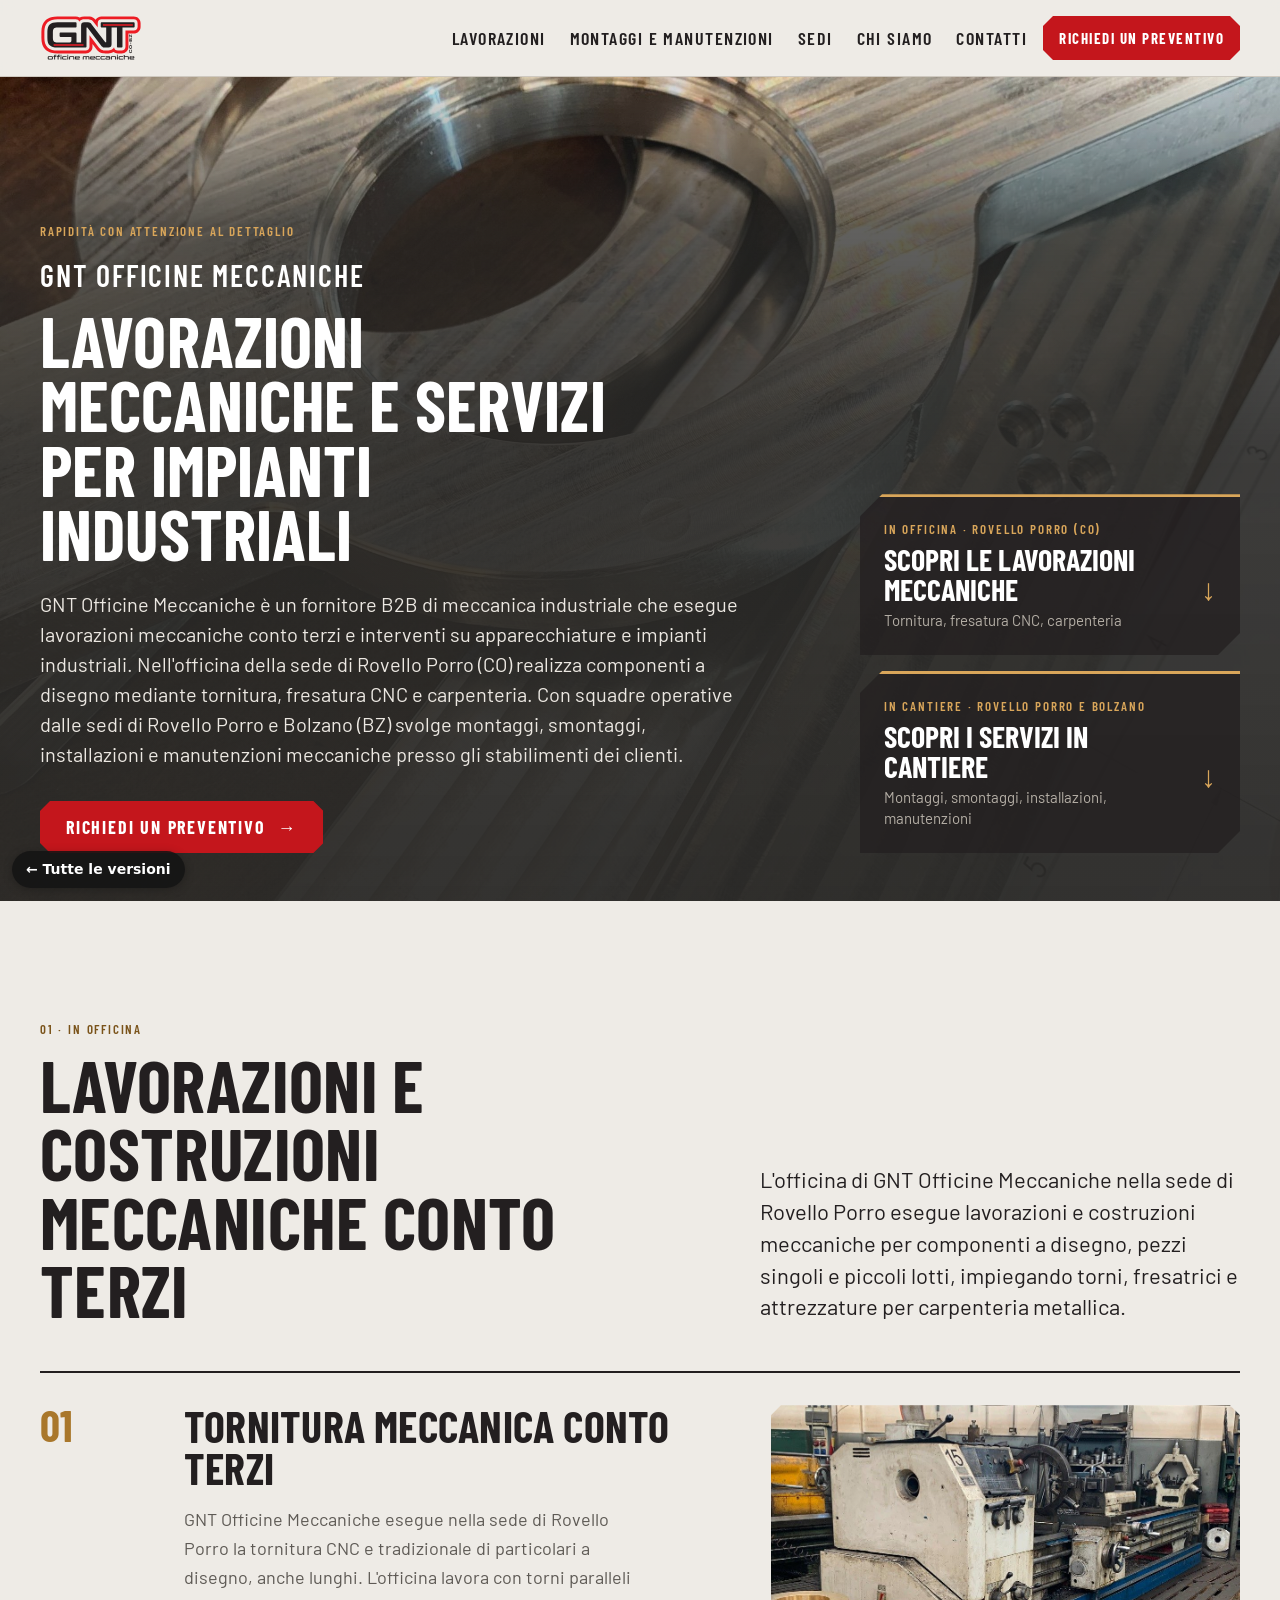
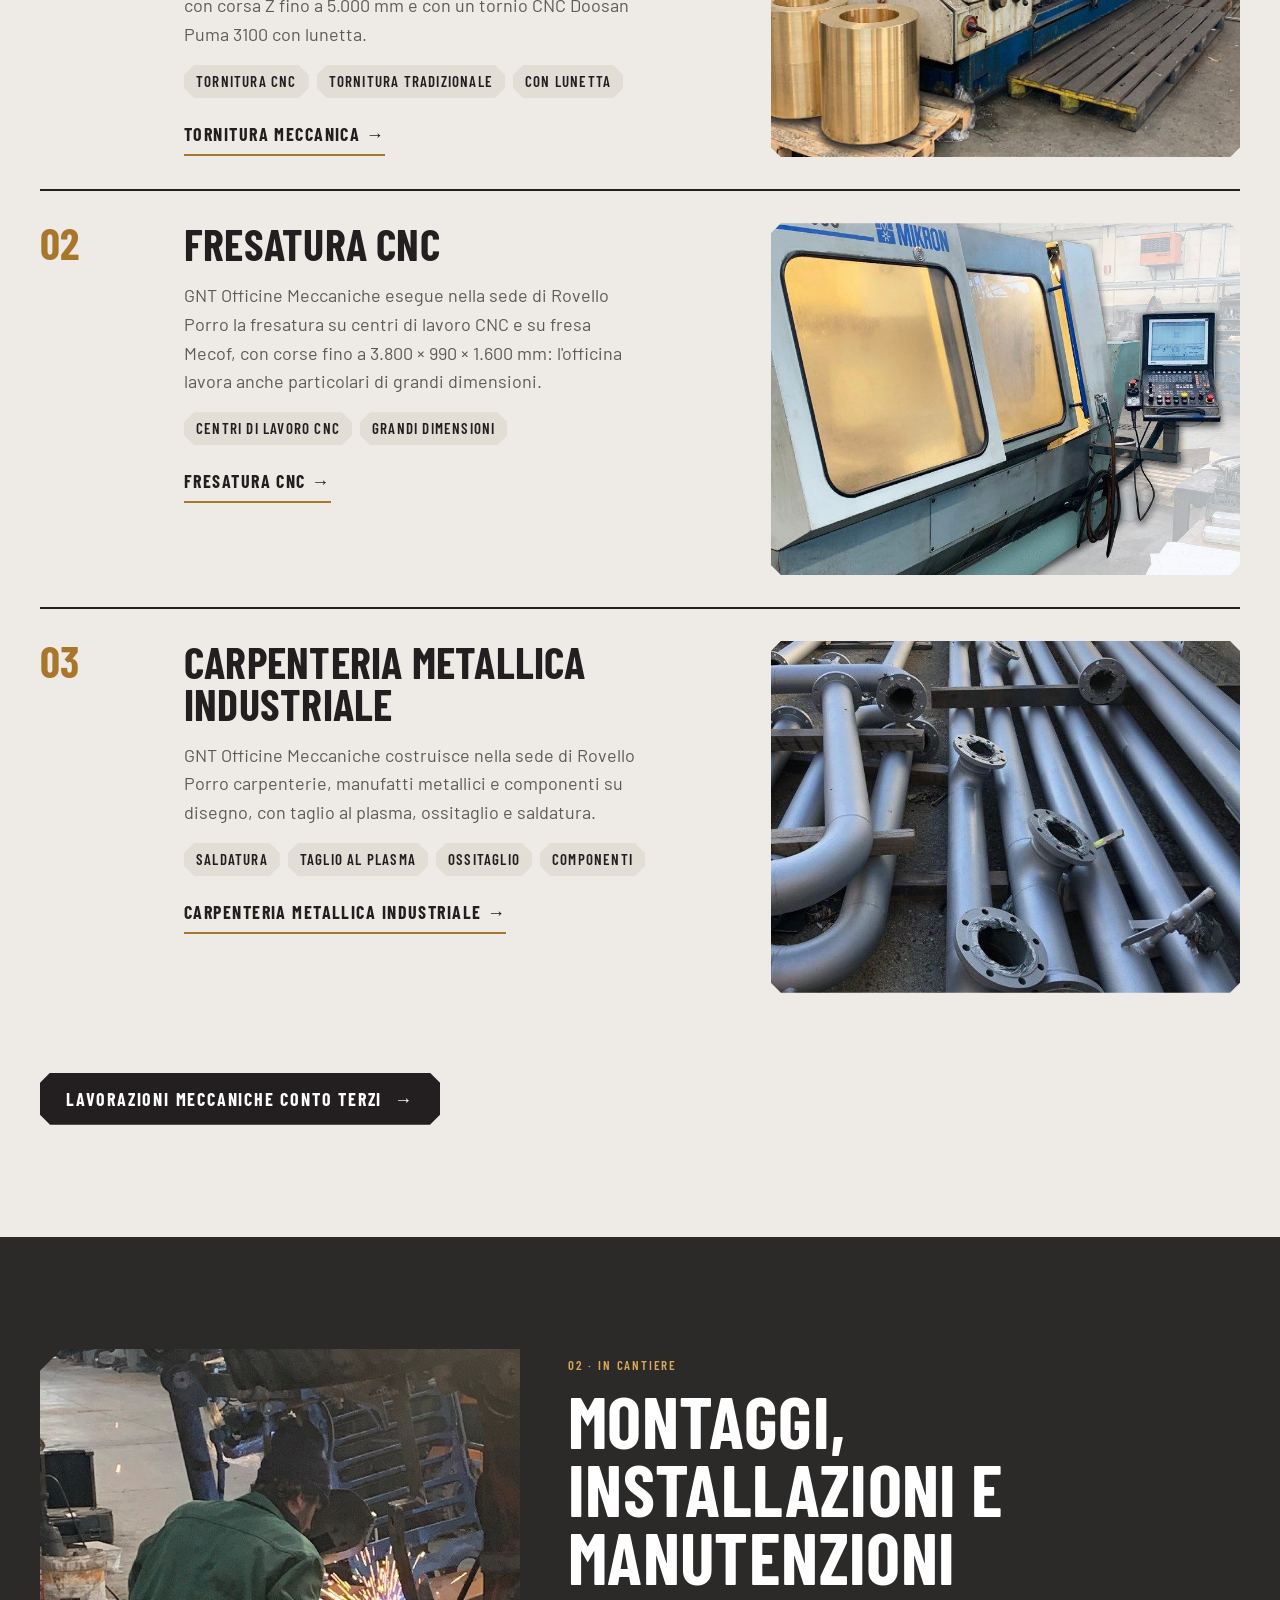
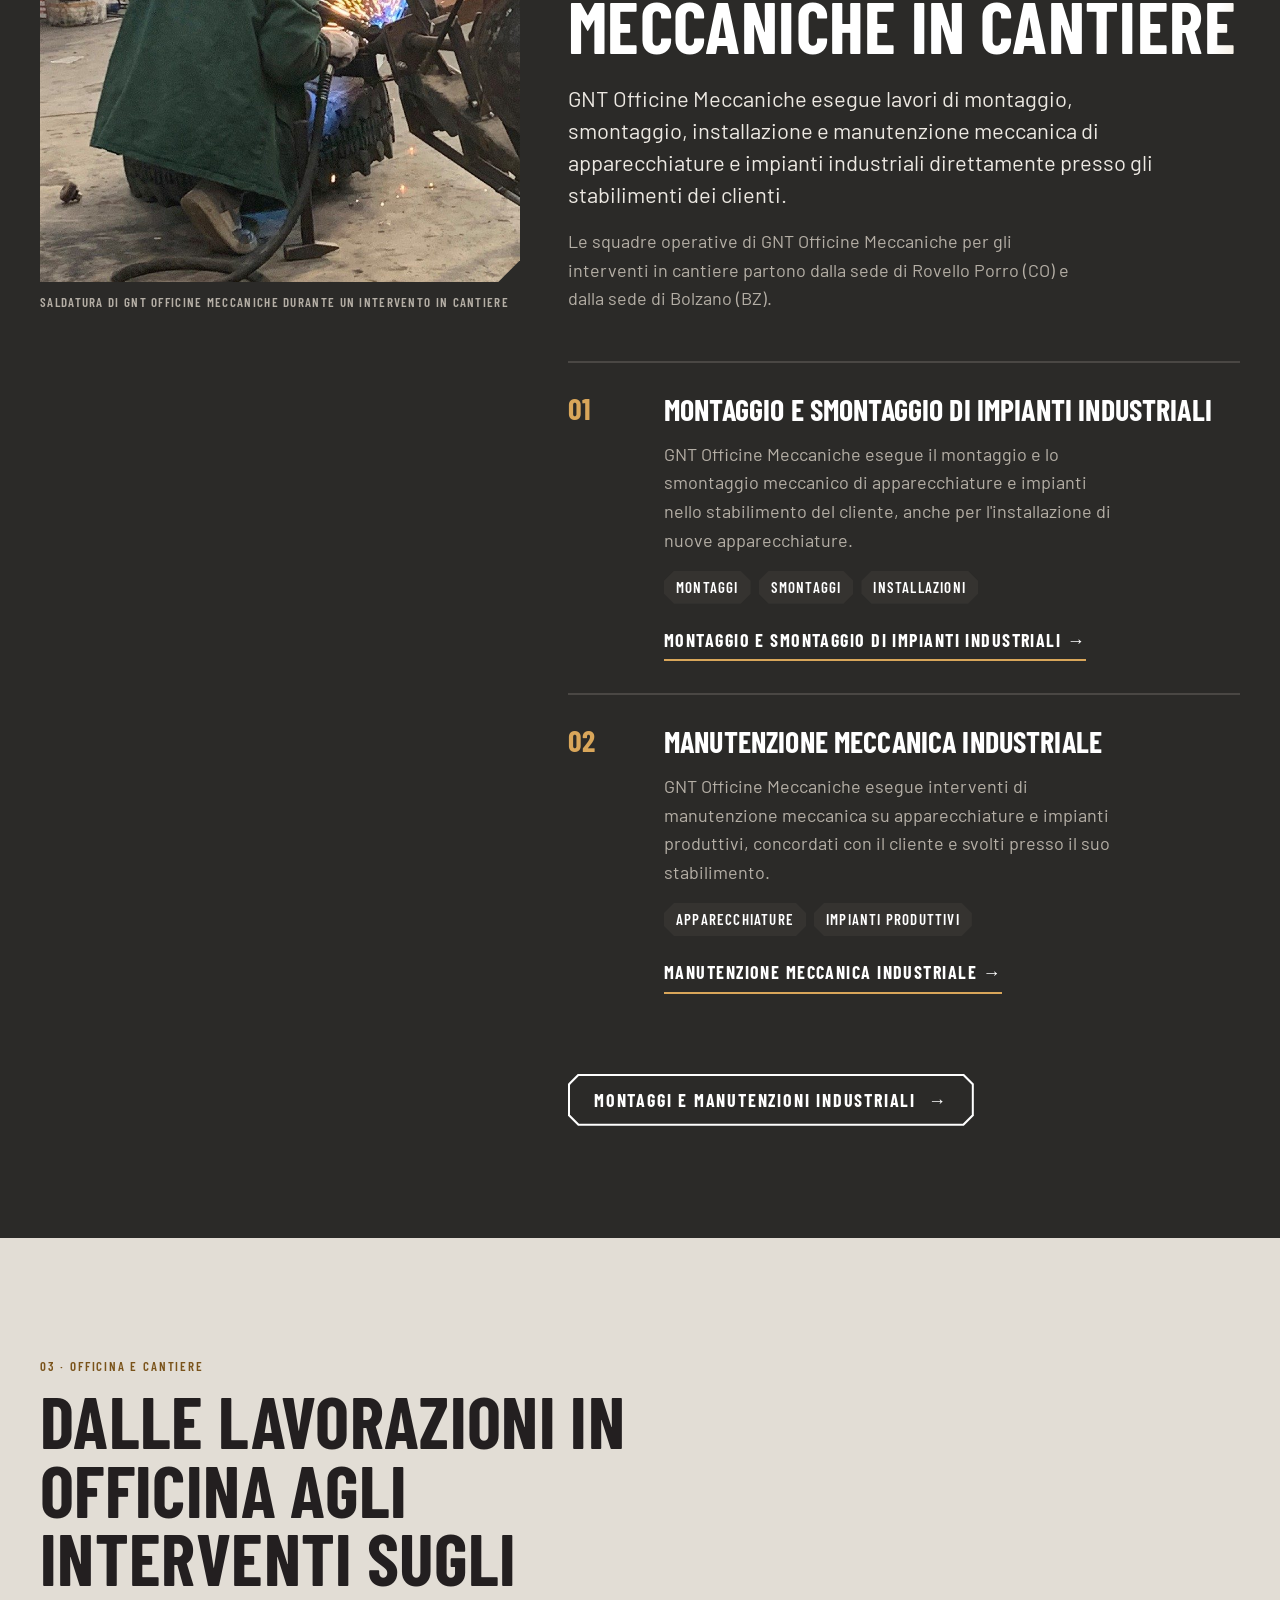
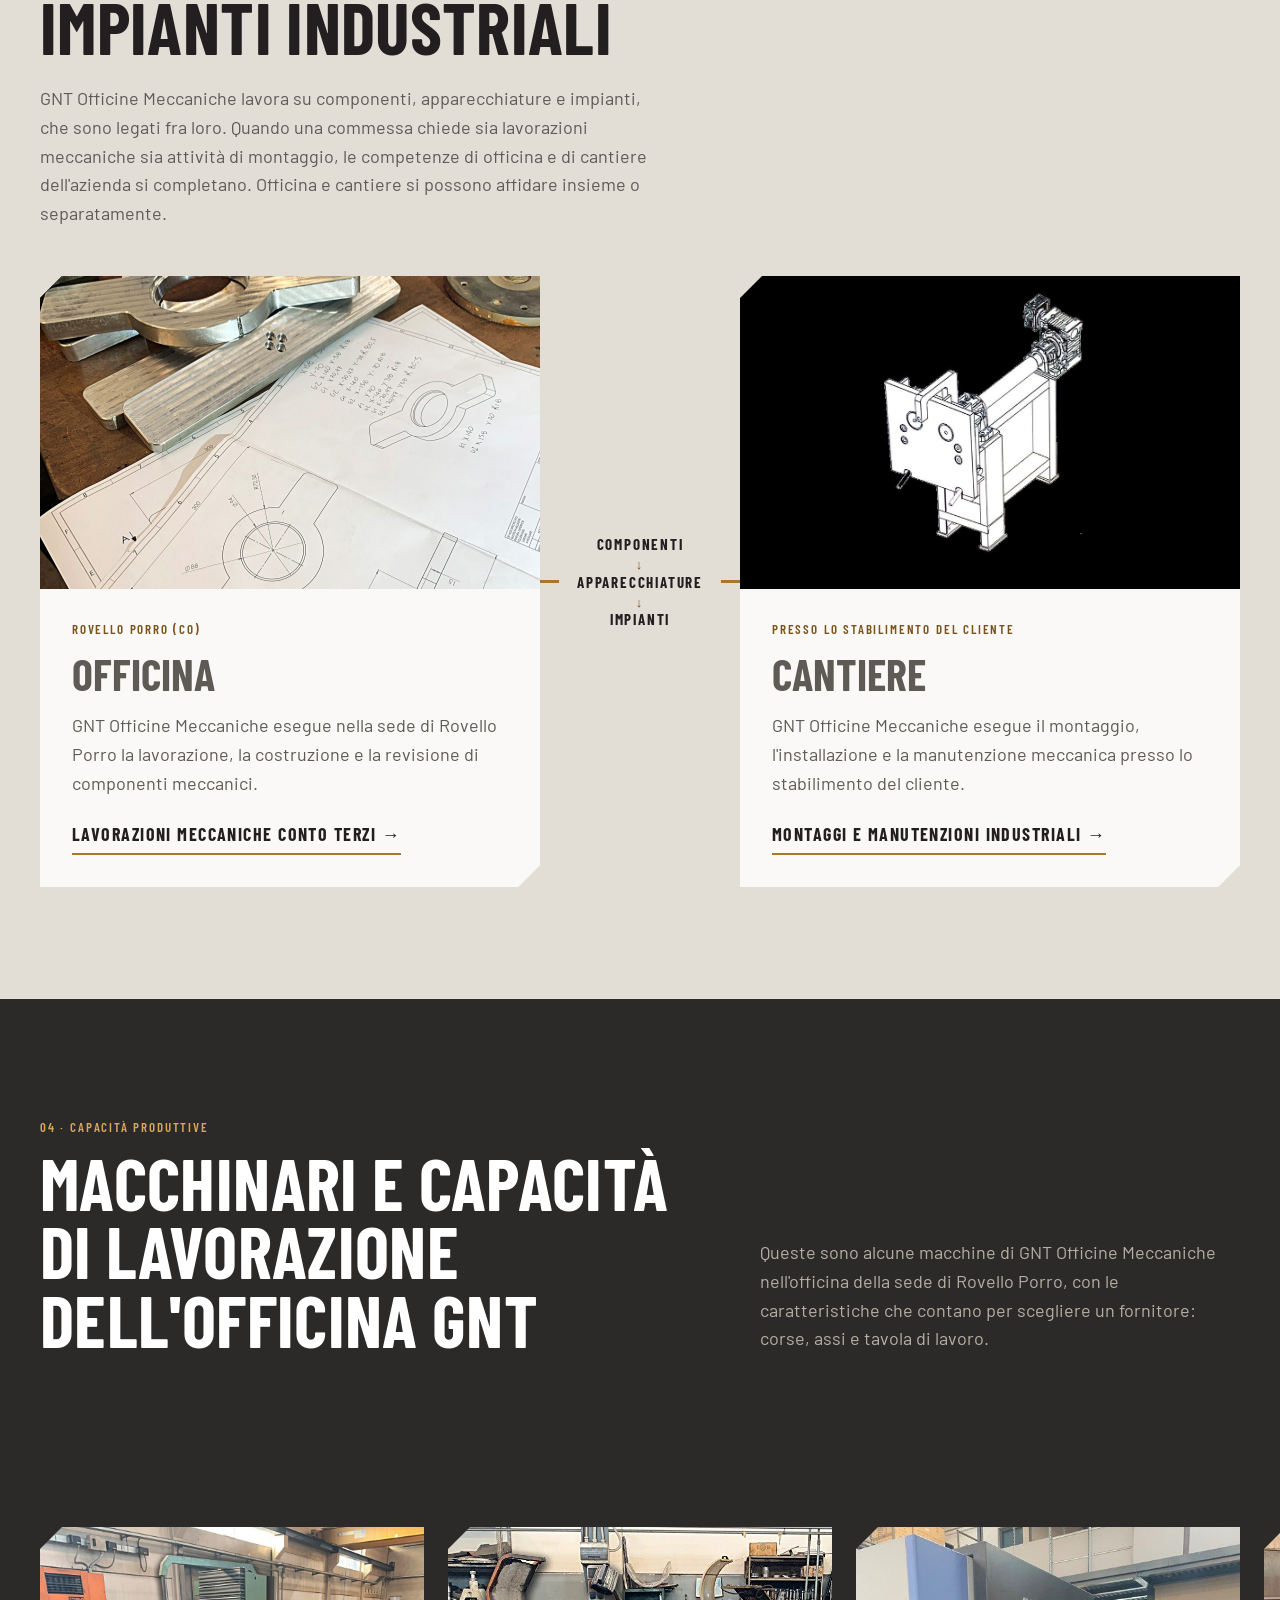
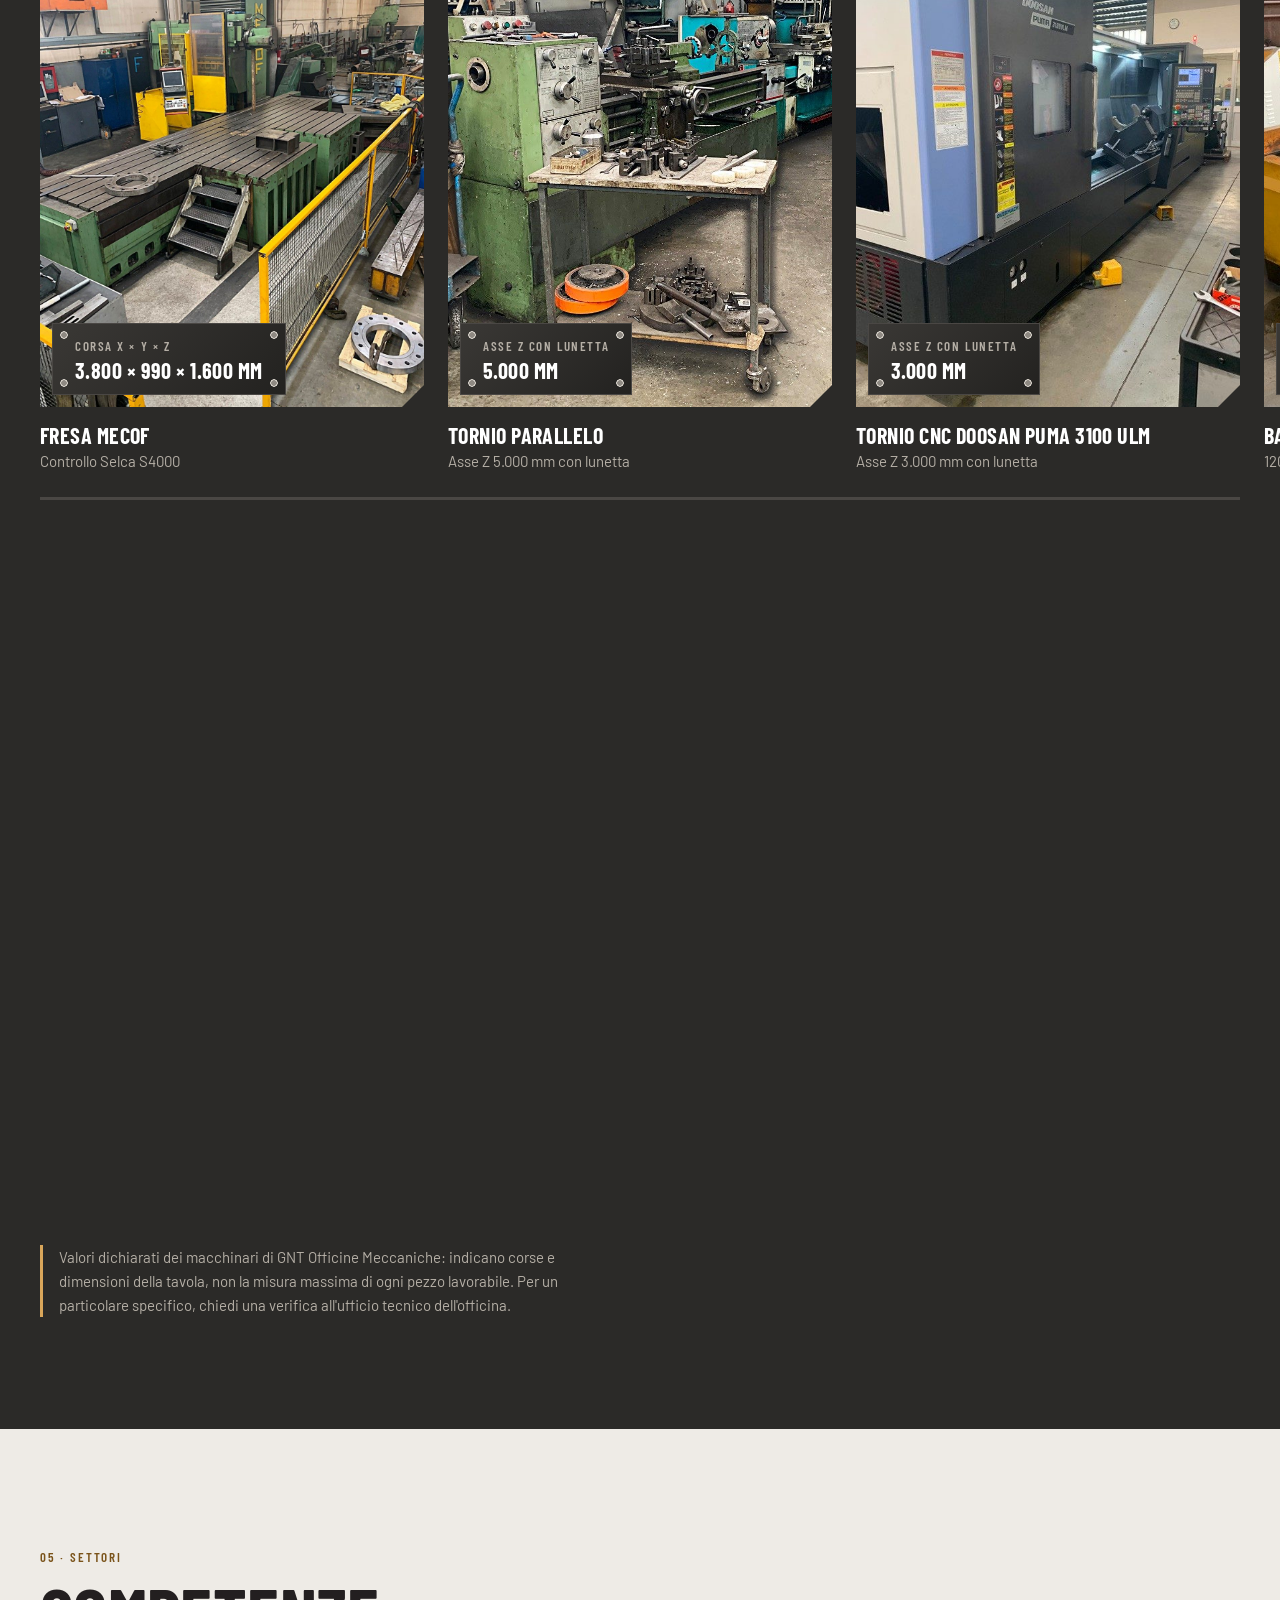
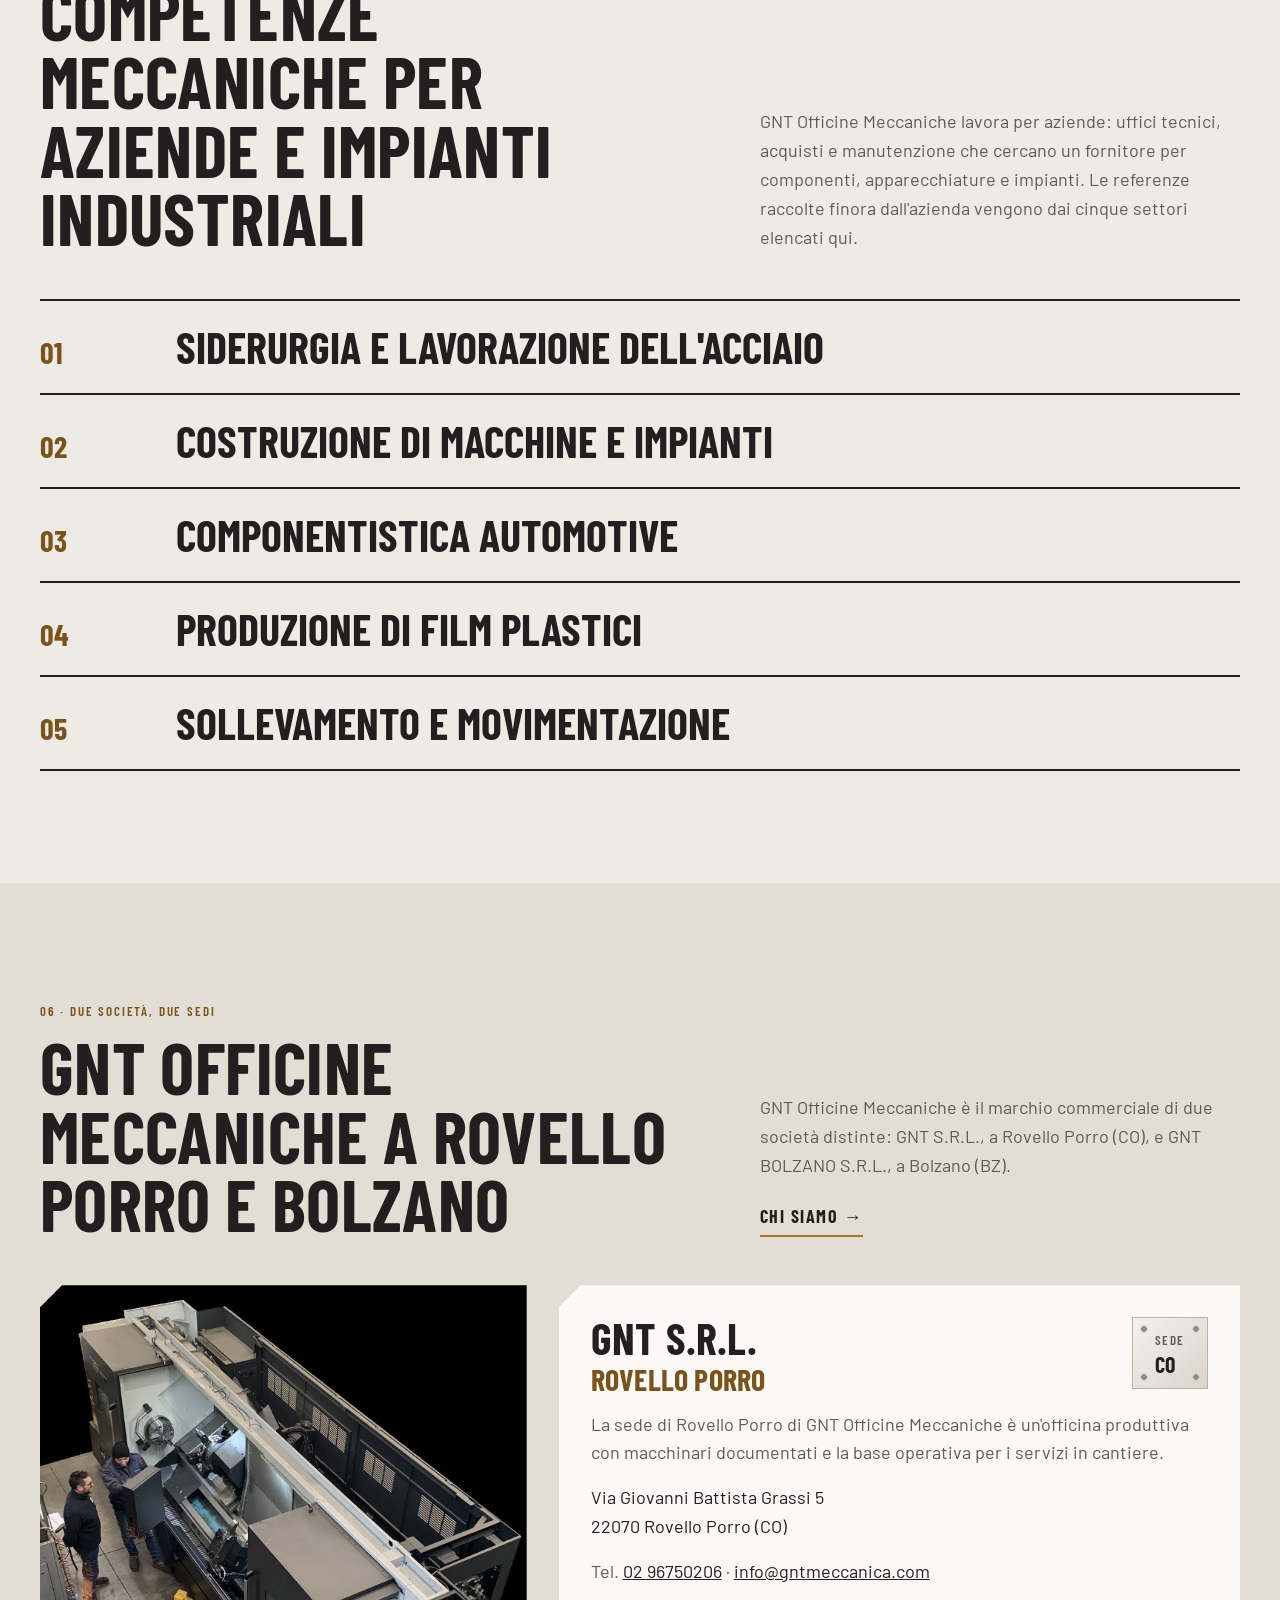
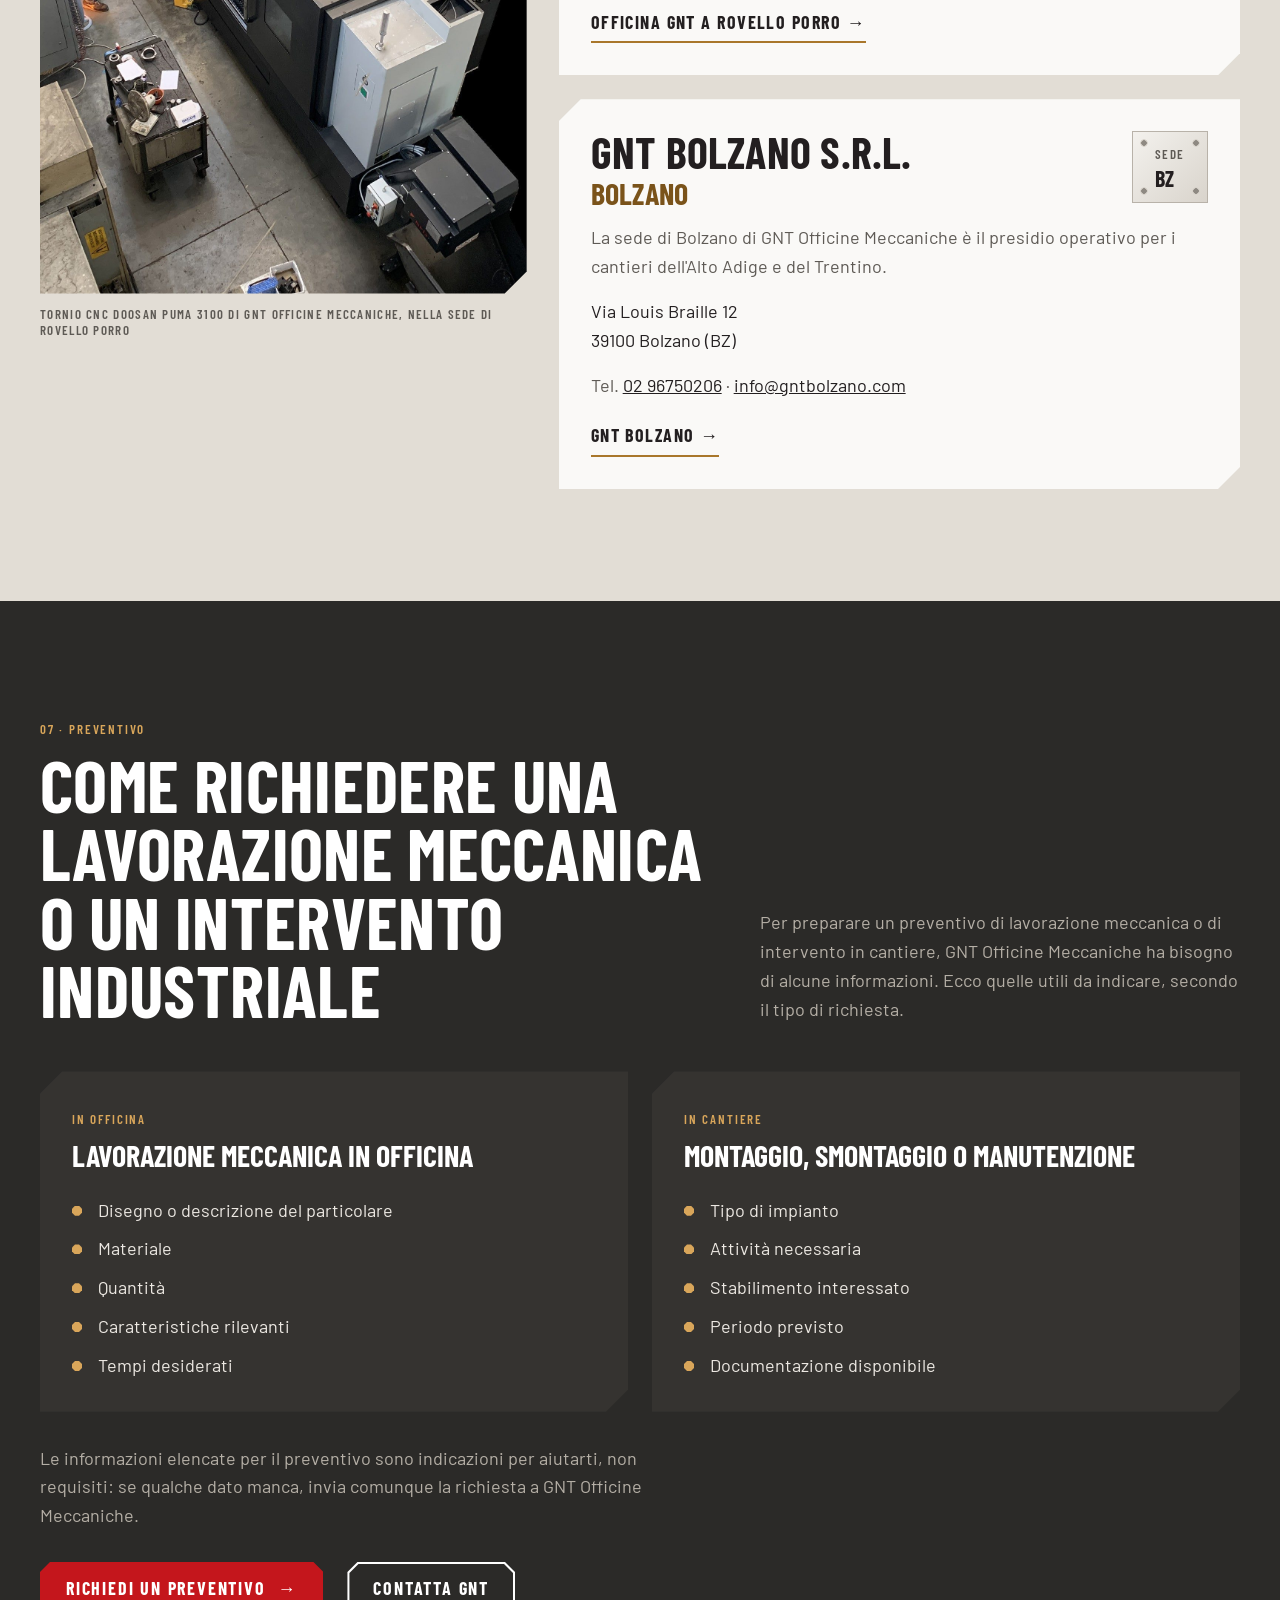
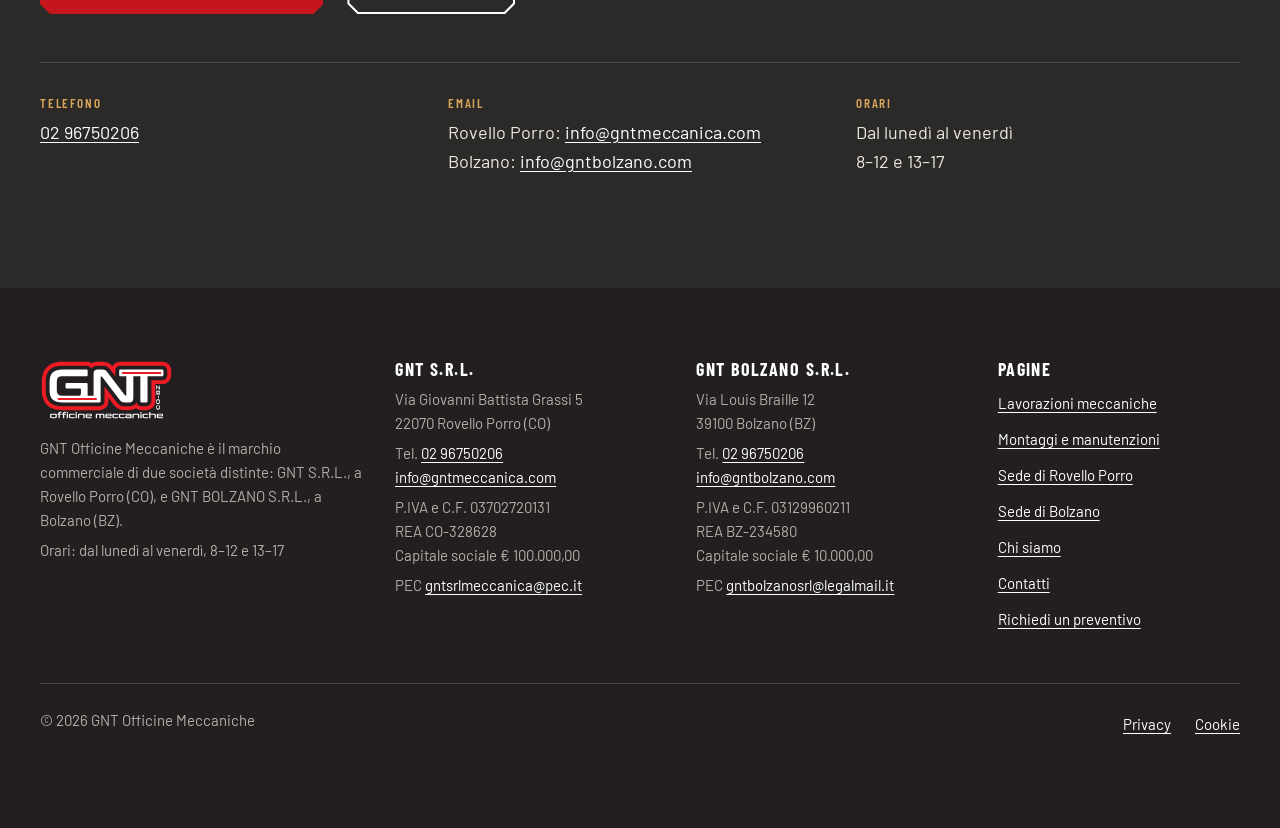
<file: materia/index.html>
<!doctype html>
<html lang="it">
<head>
<meta charset="utf-8">
<meta name="robots" content="noindex, nofollow">
<meta name="viewport" content="width=device-width, initial-scale=1">
<title>GNT Officine Meccaniche | Lavorazioni e servizi industriali</title>
<meta name="description" content="GNT Officine Meccaniche esegue tornitura, fresatura CNC e carpenteria nella sede di Rovello Porro e, dalle sedi di Rovello Porro e Bolzano, montaggi, installazioni e manutenzioni meccaniche industriali.">
<script>document.documentElement.classList.add('js')</script>
<link rel="preconnect" href="https://fonts.googleapis.com">
<link rel="preconnect" href="https://fonts.gstatic.com" crossorigin>
<link href="https://fonts.googleapis.com/css2?family=Barlow+Condensed:wght@500;600;700&family=Barlow:wght@400;500;600&display=swap" rel="stylesheet">
<script type="application/ld+json">
{
  "@context":"https://schema.org",
  "@type":"Organization",
  "name":"GNT Officine Meccaniche",
  "description":"GNT Officine Meccaniche esegue lavorazioni meccaniche conto terzi e servizi meccanici per impianti industriali: tornitura, fresatura CNC, carpenteria metallica, montaggi, smontaggi, installazioni e manutenzioni.",
  "subOrganization":[
    {"@type":"Organization","legalName":"GNT S.R.L.","telephone":"+39 02 96750206","email":"info@gntmeccanica.com",
     "vatID":"03702720131","taxID":"03702720131",
     "contactPoint":{"@type":"ContactPoint","contactType":"PEC","email":"gntsrlmeccanica@pec.it"},
     "address":{"@type":"PostalAddress","streetAddress":"Via Giovanni Battista Grassi 5","postalCode":"22070","addressLocality":"Rovello Porro","addressRegion":"CO","addressCountry":"IT"}},
    {"@type":"Organization","legalName":"GNT BOLZANO S.R.L.","telephone":"+39 02 96750206","email":"info@gntbolzano.com",
     "vatID":"03129960211","taxID":"03129960211",
     "contactPoint":{"@type":"ContactPoint","contactType":"PEC","email":"gntbolzanosrl@legalmail.it"},
     "address":{"@type":"PostalAddress","streetAddress":"Via Louis Braille 12","postalCode":"39100","addressLocality":"Bolzano","addressRegion":"BZ","addressCountry":"IT"}}
  ]
}
</script>
<style>
/* =========================================================
   GNT Officine Meccaniche · homepage · design system MATERIA
   Token, componenti e movimento da design-system-materia.html.
   I componenti nuovi sono segnati con «NUOVO».
   ========================================================= */
:root{
  --cemento:#EEEBE6; --polvere:#E2DDD5; --lamiera:#FAF9F7;
  --nero:#231F20; --acciaio:#5E5A55; --grafite:#2B2A28;
  --bronzo:#A9772B; --bronzo-testo:#7A531A; --bronzo-chiaro:#D9A65A;
  --rosso:#ED1C24; --rosso-pieno:#C4161C; --pietra:#B5AFA6;
  --scuro-2:#353330; --filo:#CFC9C0; --filo-scuro:#4A4744;
  --f-titolo:"Barlow Condensed","Arial Narrow",Arial,sans-serif;
  --f-testo:"Barlow","Segoe UI",Arial,sans-serif;
  --t-13:.8125rem; --t-15:.9375rem; --t-18:1.125rem; --t-22:1.375rem;
  --t-30:clamp(1.6rem,1.2rem + 1.5vw,1.875rem);
  --t-44:clamp(2.2rem,1.4rem + 3vw,2.75rem);
  --t-72:clamp(3rem,1.6rem + 5.6vw,4.5rem);
  --t-120:clamp(3.6rem,1rem + 10vw,7.5rem);
  --s-1:4px; --s-2:8px; --s-3:16px; --s-4:24px; --s-5:32px; --s-6:48px; --s-7:72px; --s-8:112px; --s-9:160px;
  --sm:10px; --sm-g:22px;
  --smusso:polygon(var(--sm) 0,calc(100% - var(--sm)) 0,100% var(--sm),100% calc(100% - var(--sm)),calc(100% - var(--sm)) 100%,var(--sm) 100%,0 calc(100% - var(--sm)),0 var(--sm));
  --smusso-g:polygon(var(--sm-g) 0,100% 0,100% calc(100% - var(--sm-g)),calc(100% - var(--sm-g)) 100%,0 100%,0 var(--sm-g));
  --d-breve:220ms; --d-media:600ms; --d-lunga:1400ms;
  --e-morbida:cubic-bezier(.22,.61,.36,1);
  --e-lenta:cubic-bezier(.33,0,.15,1);
  --max:1280px;
  --testata:64px;
}
@media (min-width:720px){:root{--testata:76px}}
*{box-sizing:border-box}
html{scroll-behavior:smooth}
body{margin:0;background:var(--cemento);color:var(--nero);font:400 var(--t-18)/1.6 var(--f-testo);-webkit-font-smoothing:antialiased;overflow-x:clip}
img{max-width:100%;display:block}
a{color:var(--nero)}
:focus-visible{outline:3px solid var(--bronzo);outline-offset:3px}
[id]{scroll-margin-top:calc(var(--testata) + 8px)}
.wrap{max-width:var(--max);margin:0 auto;padding:0 16px}
@media (min-width:720px){.wrap{padding:0 40px}}
h1,h2,h3{margin:0;font-family:var(--f-titolo);font-weight:700;text-transform:uppercase;line-height:.95;letter-spacing:.005em}
.label{display:inline-block;font:600 var(--t-13)/1.3 var(--f-titolo);letter-spacing:.14em;text-transform:uppercase;color:var(--bronzo-testo)}
.vh{position:absolute!important;width:1px;height:1px;overflow:hidden;clip:rect(0 0 0 0);clip-path:inset(50%);white-space:nowrap}
.grid-reset>*{min-width:0}

/* NUOVO · salta al contenuto */
.salta{position:absolute;left:16px;top:-100px;z-index:200;background:var(--nero);color:#fff;padding:14px 20px;font:700 var(--t-15)/1 var(--f-titolo);letter-spacing:.1em;text-transform:uppercase;text-decoration:none}
.salta:focus{top:12px}

/* ---------- Bottoni e link (dal sistema) ---------- */
.btn{display:inline-flex;align-items:center;justify-content:center;gap:12px;min-height:52px;padding:0 26px;font:700 var(--t-18)/1 var(--f-titolo);letter-spacing:.1em;text-transform:uppercase;text-decoration:none;border:0;cursor:pointer;clip-path:var(--smusso);transition:background var(--d-breve),color var(--d-breve),box-shadow var(--d-breve)}
.btn-azione{background:var(--rosso-pieno);color:#fff}
.btn-azione:hover{background:#A51218}
.btn-pieno{background:var(--nero);color:#fff}
.btn-pieno:hover{background:var(--bronzo-testo)}
/* contorno: il bordo segue anche gli smussi (fondo pieno + riempimento interno) */
.btn-chiaro,.menu-btn{position:relative;isolation:isolate;background:currentColor;box-shadow:none}
.btn-chiaro::before,.menu-btn::before{content:"";position:absolute;inset:2px;z-index:-1;background:var(--fondo,var(--cemento));clip-path:polygon(9px 0,calc(100% - 9px) 0,100% 9px,100% calc(100% - 9px),calc(100% - 9px) 100%,9px 100%,0 calc(100% - 9px),0 9px);transition:background var(--d-breve)}
.btn-chiaro{color:var(--nero)}
.btn-chiaro:hover{color:#fff;background:var(--nero)}
.btn-chiaro:hover::before{background:var(--nero)}
/* variante su fondo scuro */
.btn-chiaro.su-scuro{color:#fff}
.btn-chiaro.su-scuro:hover{color:var(--nero);background:#fff}
.btn-chiaro.su-scuro:hover::before{background:#fff}
.btn-chiaro:focus-visible,.menu-btn:focus-visible{outline:none;box-shadow:none;background:var(--bronzo-testo)}
.btn-chiaro.su-scuro:focus-visible{background:var(--bronzo-chiaro)}
.btn-chiaro:focus-visible::before,.menu-btn:focus-visible::before{inset:4px}
/* lo smusso taglia il contorno esterno: la messa a fuoco dei bottoni si disegna all'interno */
.btn:focus-visible{outline:none;box-shadow:inset 0 0 0 3px var(--bronzo-chiaro),inset 0 0 0 6px var(--nero)}
.btn-azione:focus-visible,.btn-pieno:focus-visible{box-shadow:inset 0 0 0 3px #fff,inset 0 0 0 6px var(--nero)}
.btn .fr{transition:transform var(--d-breve)}
.btn:hover .fr{transform:translateX(4px)}
.link-materia{display:inline-block;font:700 var(--t-18)/1.2 var(--f-titolo);letter-spacing:.08em;text-transform:uppercase;text-decoration:none;color:var(--nero);padding:10px 0;background:linear-gradient(90deg,var(--bronzo),var(--bronzo)) left bottom/100% 2px no-repeat;transition:background-size var(--d-media) var(--e-morbida)}
.link-materia:hover{background-size:40% 2px}
.su-scuro .link-materia,.link-materia.su-scuro{color:#fff;background-image:linear-gradient(90deg,var(--bronzo-chiaro),var(--bronzo-chiaro))}
.riga{display:flex;flex-wrap:wrap;gap:var(--s-3) var(--s-4);align-items:center}

/* ---------- Testata (dal sistema: s-head) ---------- */
.testata{position:sticky;top:0;z-index:100;background:rgba(238,235,230,.95);backdrop-filter:blur(8px);-webkit-backdrop-filter:blur(8px);border-bottom:1px solid var(--filo)}
.testata .wrap{display:flex;align-items:center;justify-content:space-between;gap:var(--s-3);height:var(--testata)}
.marchio{display:block;flex:none;padding:4px 0}
.marchio img{height:38px;width:auto}
@media (min-width:720px){.marchio img{height:46px}}
.nav-pc{display:none;gap:var(--s-4);margin-left:auto}
.nav-pc a{font:600 var(--t-18)/1 var(--f-titolo);letter-spacing:.08em;text-transform:uppercase;text-decoration:none;padding:14px 0;white-space:nowrap}
.nav-pc a:hover{color:var(--bronzo-testo)}
.testata .azioni{display:flex;gap:10px;align-items:center}
.testata .btn{min-height:44px;padding:0 16px;font-size:var(--t-15);gap:0}
.testata .btn .lungo{display:none}
@media (min-width:560px){.testata .btn .lungo{display:inline}}
/* NUOVO · bottone e pannello del menu su telefono e tablet */
.menu-btn{display:inline-flex;align-items:center;gap:10px;min-height:44px;padding:0 14px;border:0;clip-path:var(--smusso);font:700 var(--t-15)/1 var(--f-titolo);letter-spacing:.1em;text-transform:uppercase;color:var(--nero);cursor:pointer}
.menu-btn i{display:block;width:18px;height:2px;background:currentColor;position:relative;transition:transform var(--d-breve)}
.menu-btn i::before,.menu-btn i::after{content:"";position:absolute;left:0;width:18px;height:2px;background:currentColor;transition:transform var(--d-breve)}
.menu-btn i::before{top:-6px}.menu-btn i::after{top:6px}
.menu-btn[aria-expanded="true"] i{background:transparent}
.menu-btn[aria-expanded="true"] i::before{transform:translateY(6px) rotate(45deg)}
.menu-btn[aria-expanded="true"] i::after{transform:translateY(-6px) rotate(-45deg)}
.menu-tel{position:absolute;left:0;right:0;top:100%;background:var(--cemento);border-bottom:2px solid var(--nero);padding:var(--s-3) 16px var(--s-5);max-height:calc(100vh - var(--testata));overflow:auto}
.menu-tel[hidden]{display:none}
.menu-tel a{display:flex;justify-content:space-between;align-items:center;font:700 var(--t-30)/1 var(--f-titolo);text-transform:uppercase;text-decoration:none;padding:16px 0;border-bottom:1px solid var(--filo)}
.menu-tel a span{color:var(--bronzo);font-size:var(--t-22)}
@media (min-width:720px){.menu-tel{padding:var(--s-4) 40px var(--s-5)}}
@media (min-width:1120px){.nav-pc{display:flex}.menu-btn,.menu-tel{display:none!important}}

/* ---------- Apertura (dal sistema) ---------- */
.apertura{position:relative;min-height:calc(100vh - var(--testata));display:flex;align-items:flex-end;color:#fff;overflow:hidden;background:var(--grafite)}
.apertura .fondo{position:absolute;inset:0;will-change:transform}
.apertura .fondo img{width:100%;height:100%;object-fit:cover;object-position:50% 45%}
.apertura::after{content:"";position:absolute;inset:0;z-index:1;background:linear-gradient(180deg,rgba(43,42,40,.1) 0%,rgba(43,42,40,.74) 18%,rgba(43,42,40,.9) 45%,rgba(43,42,40,.96) 100%)}
.apertura .wrap{position:relative;z-index:2;width:100%;padding-top:var(--s-8);padding-bottom:var(--s-6);display:grid;gap:var(--s-5)}
.apertura .label{color:var(--bronzo-chiaro)}
.apertura h1{margin:var(--s-3) 0 var(--s-4)}
.h1-marchio{display:block;font-size:var(--t-30);font-weight:600;letter-spacing:.06em;line-height:1.1;margin-bottom:var(--s-3)}
.h1-offerta{display:block;font-size:clamp(2.6rem,1rem + 4.2vw,4.75rem);line-height:.92;max-width:20ch}
.apertura .intro{font-size:var(--t-18);line-height:1.55;max-width:64ch;margin:0 0 var(--s-5);color:#ECE8E2}
@media (min-width:720px){.apertura .intro{font-size:var(--t-18);line-height:1.55}}
@media (min-width:1120px){.apertura .intro{font-size:1.25rem;line-height:1.5}}
.js .apertura .fondo img{transform:scale(1.12);clip-path:inset(8% 8% 8% 8%)}
.apertura.in .fondo img{transform:scale(1);clip-path:inset(0);transition:transform 2.2s var(--e-lenta),clip-path 1.6s var(--e-lenta)}
@media (max-width:719px){
  .apertura{display:block;min-height:0}
  .apertura .fondo{position:relative;height:50vh;min-height:280px}
  .apertura::after{background:linear-gradient(180deg,rgba(43,42,40,0) 0,rgba(43,42,40,0) 22vh,rgba(43,42,40,.94) calc(50vh - 40px),var(--grafite) 50vh)}
  .apertura .wrap{margin-top:-96px;padding-top:0}
}
@media (min-width:1120px){.apertura .wrap{grid-template-columns:minmax(0,1fr) 380px;align-items:end;gap:var(--s-6)}}

/* NUOVO · porte d'ingresso ai due ambiti, nell'apertura */
.porte{display:grid;gap:var(--s-3)}
@media (min-width:720px) and (max-width:1119px){.porte{grid-template-columns:1fr 1fr}}
.porta{display:grid;grid-template-columns:1fr auto;gap:6px var(--s-3);align-items:end;padding:var(--s-4);background:rgba(35,31,32,.78);border-top:3px solid var(--bronzo-chiaro);clip-path:var(--smusso-g);color:#fff;text-decoration:none;transition:background var(--d-breve)}
.porta:hover{background:rgba(35,31,32,.95)}
.porta:focus-visible{outline:none;box-shadow:inset 0 0 0 3px var(--bronzo-chiaro)}
.porta .label{grid-column:1/-1;color:var(--bronzo-chiaro)}
.porta strong{font:700 var(--t-30)/1 var(--f-titolo);text-transform:uppercase}
.porta .sotto{grid-column:1;font-size:var(--t-15);color:var(--pietra);line-height:1.4}
.porta .fr{grid-column:2;grid-row:2/4;align-self:center;font:700 var(--t-30)/1 var(--f-titolo);color:var(--bronzo-chiaro);transition:transform var(--d-breve)}
.porta:hover .fr{transform:translateX(5px)}

/* ---------- Sezioni (dal sistema) ---------- */
.sez{padding:var(--s-8) 0}
@media (max-width:719px){.sez{padding:var(--s-7) 0}}
.sez{--fondo:var(--cemento)}
.sez.polvere{background:var(--polvere);--fondo:var(--polvere)}
.sez.scura{background:var(--grafite);color:#fff;--fondo:var(--grafite)}
.sez.scura .label{color:var(--bronzo-chiaro)}
.sez-testa{display:grid;gap:var(--s-4);margin-bottom:var(--s-6)}
@media (min-width:960px){.sez-testa{grid-template-columns:7fr 5fr;align-items:end;gap:var(--s-6)}}
.sez-testa h2{font-size:var(--t-72);margin-top:var(--s-2)}
.sez-testa p{margin:0;color:var(--acciaio);font-size:var(--t-18);max-width:56ch}
.sez-testa p+p{margin-top:var(--s-3)}
.sez.scura .sez-testa p{color:var(--pietra)}
.sez-testa .lead{color:var(--nero);font-size:var(--t-22);line-height:1.45}
.sez.scura .sez-testa .lead{color:#ECE8E2}
.sez-piede{margin-top:var(--s-6)}

/* Passata sui titoli */
.passata{background:linear-gradient(100deg,currentColor 0 40%,#C9A15E 48%,#F2E3C2 50%,#C9A15E 52%,currentColor 60% 100%) 100% 0/250% 100% no-repeat;-webkit-background-clip:text;background-clip:text}
.js .passata{-webkit-text-fill-color:transparent}
.passata.in{animation:passata 1.6s var(--e-morbida) .1s both}
@keyframes passata{from{background-position:100% 0}to{background-position:0% 0}}
@supports not ((-webkit-background-clip:text) or (background-clip:text)){.js .passata{-webkit-text-fill-color:currentColor}}

/* Entrate (dal sistema) */
.js [data-anim="sale"]{opacity:0;transform:translateY(28px)}
[data-anim="sale"].in{opacity:1;transform:none;transition:opacity var(--d-media) var(--e-morbida),transform var(--d-media) var(--e-morbida)}
.js [data-anim="scopri"]{clip-path:polygon(50% 50%,50% 50%,50% 50%,50% 50%,50% 50%,50% 50%,50% 50%,50% 50%)}
.js [data-anim="scopri"] img{transform:scale(1.15)}
[data-anim="scopri"].in{clip-path:var(--smusso);transition:clip-path 1.1s var(--e-lenta)}
[data-anim="scopri"].in img{transform:scale(1);transition:transform var(--d-lunga) var(--e-lenta)}
/* variante a smusso grande: stesso numero di vertici della forma finale */
.js [data-anim="scopri"].g{clip-path:polygon(50% 50%,50% 50%,50% 50%,50% 50%,50% 50%,50% 50%)}
[data-anim="scopri"].g.in{clip-path:var(--smusso-g)}
.js [data-anim="riga"]{opacity:0;transform:translateX(40px)}
[data-anim="riga"].in{opacity:1;transform:none;transition:opacity .7s var(--e-morbida),transform .9s var(--e-lenta)}

/* ---------- Riga di servizio (dal sistema, senza link sull'intera riga) ---------- */
.servizio{display:grid;gap:var(--s-4);padding:var(--s-5) 0;border-top:2px solid var(--nero)}
@media (min-width:900px){.servizio{grid-template-columns:120px 1.2fr 1fr;align-items:start}}
.servizio .n{font:700 var(--t-44)/.9 var(--f-titolo);color:var(--bronzo)}
.servizio h3{font-size:var(--t-44);margin-bottom:var(--s-3)}
.servizio p{margin:0 0 var(--s-3);color:var(--acciaio);max-width:46ch}
.servizio ul{list-style:none;margin:0 0 var(--s-3);padding:0;display:flex;flex-wrap:wrap;gap:8px}
.servizio li{font:600 var(--t-15)/1 var(--f-titolo);letter-spacing:.08em;text-transform:uppercase;padding:9px 12px;background:var(--polvere);clip-path:var(--smusso)}
.servizio .ft{overflow:hidden;clip-path:var(--smusso)}
.servizio .ft img{width:100%;aspect-ratio:4/3;object-fit:cover;transition:transform 1.2s var(--e-lenta)}
.servizio:hover .ft img{transform:scale(1.05)}
/* NUOVO · variante su grafite, senza foto */
.servizio.su-scuro{border-top-color:var(--filo-scuro);grid-template-columns:72px 1fr}
.servizio.su-scuro .n{color:var(--bronzo-chiaro);font-size:var(--t-30)}
.servizio.su-scuro h3{font-size:var(--t-30)}
.servizio.su-scuro p{color:var(--pietra)}
.servizio.su-scuro li{background:var(--scuro-2);color:#fff}
@media (max-width:899px){.servizio.su-scuro{grid-template-columns:48px 1fr;gap:var(--s-3)}}

/* ---------- 02 · Cantiere: foto grande e contenuto (dal sistema: blocco «cantiere») ---------- */
.cantiere{display:grid;gap:var(--s-6)}
@media (min-width:960px){.cantiere{grid-template-columns:5fr 7fr;align-items:start}}
.cantiere .foto{margin:0}
@media (min-width:960px){.cantiere .foto{position:sticky;top:calc(var(--testata) + 32px)}}
.cantiere .foto .ft{overflow:hidden;clip-path:var(--smusso-g)}
.cantiere .foto img{width:100%;aspect-ratio:9/10;object-fit:cover;object-position:50% 40%}
.cantiere .foto figcaption{margin-top:12px;font:600 var(--t-13)/1.3 var(--f-titolo);letter-spacing:.1em;text-transform:uppercase;color:var(--pietra)}
.cantiere h2{font-size:var(--t-72);margin:var(--s-2) 0 var(--s-4)}
.cantiere .lead{font-size:var(--t-22);line-height:1.45;color:#ECE8E2;margin:0 0 var(--s-3);max-width:52ch}
.cantiere .dove{color:var(--pietra);margin:0 0 var(--s-6);max-width:52ch}

/* ---------- 03 · Ponte officina-cantiere · NUOVO: «giunto» ---------- */
.ponte-tit{font-size:var(--t-72);max-width:20ch;margin:var(--s-2) 0 var(--s-4)}
.ponte-intro{margin:0 0 var(--s-6);color:var(--acciaio);max-width:62ch}
.ponte{display:grid;gap:var(--s-4)}
@media (min-width:960px){.ponte{grid-template-columns:1fr 200px 1fr;align-items:stretch;gap:0}}
.lato{background:var(--lamiera);clip-path:var(--smusso-g);display:flex;flex-direction:column}
.lato .ft{overflow:hidden;background:#000}
.lato img{width:100%;aspect-ratio:16/10;object-fit:cover}
.lato img.contieni{object-fit:contain}
.lato .tx{padding:var(--s-5) var(--s-4) var(--s-5);display:flex;flex-direction:column;gap:var(--s-3);flex:1}
@media (min-width:720px){.lato .tx{padding:var(--s-5)}}
.lato .nome{font:700 var(--t-44)/.95 var(--f-titolo);text-transform:uppercase;margin:0}
.lato p{margin:0;color:var(--acciaio)}
.lato .link-materia{margin-top:auto;align-self:flex-start}
.giunto{position:relative;display:flex;align-items:center;justify-content:center;padding:var(--s-4) 0}
.giunto::before{content:"";position:absolute;background:var(--bronzo);left:50%;top:0;bottom:0;width:3px;margin-left:-1.5px;transform-origin:50% 0}
@media (min-width:960px){.giunto::before{left:0;right:0;top:50%;bottom:auto;width:auto;height:3px;margin:-1.5px 0 0;transform-origin:0 50%}}
.giunto ol{position:relative;list-style:none;margin:0;padding:12px 18px;display:grid;gap:4px;text-align:center;background:var(--polvere)}
.giunto li{font:700 var(--t-15)/1.2 var(--f-titolo);letter-spacing:.12em;text-transform:uppercase}
.giunto li+li::before{content:"↓";display:block;color:var(--bronzo-testo);font-size:var(--t-13)}
.js .giunto::before{transform:scaleY(0)}
@media (min-width:960px){.js .giunto::before{transform:scaleX(0)}}
.giunto.in::before{transform:none;transition:transform 1.2s var(--e-lenta) .2s}

/* ---------- 04 · Parco macchine: carrello e scheda macchina (dal sistema) ---------- */
.macchina{position:relative;margin:0}
.macchina .ft{position:relative;clip-path:var(--smusso-g);overflow:hidden}
.macchina img{width:100%;aspect-ratio:4/5;object-fit:cover}
.macchina .targhetta{position:absolute;left:12px;bottom:12px;right:12px;justify-self:start;max-width:calc(100% - 24px)}
.macchina figcaption{padding-top:var(--s-3)}
.macchina figcaption strong{display:block;font:700 var(--t-22)/1.1 var(--f-titolo);text-transform:uppercase;letter-spacing:.02em}
.macchina figcaption span{display:block;font-size:var(--t-15);color:var(--pietra);line-height:1.45;margin-top:4px}
.targhetta{--v:radial-gradient(circle,#8E8982 0 2.5px,#D8D3CB 3px 3.5px,transparent 4px);display:inline-grid;gap:2px;padding:12px 22px;background:var(--v) 6px 6px/10px 10px no-repeat,var(--v) calc(100% - 6px) 6px/10px 10px no-repeat,var(--v) 6px calc(100% - 6px)/10px 10px no-repeat,var(--v) calc(100% - 6px) calc(100% - 6px)/10px 10px no-repeat,linear-gradient(135deg,#F3F1ED,#D9D4CC);color:var(--nero);border:1px solid #B8B2A9;font-family:var(--f-titolo);text-transform:uppercase}
.targhetta b{font-weight:700;font-size:var(--t-22);line-height:1.05;letter-spacing:.02em}
.targhetta span{font-weight:600;font-size:var(--t-13);letter-spacing:.12em;color:var(--acciaio)}
.targhetta.scura{background:var(--v) 6px 6px/10px 10px no-repeat,var(--v) calc(100% - 6px) 6px/10px 10px no-repeat,var(--v) 6px calc(100% - 6px)/10px 10px no-repeat,var(--v) calc(100% - 6px) calc(100% - 6px)/10px 10px no-repeat,linear-gradient(135deg,#3A3835,#232220);color:#fff;border-color:#4A4744}
.targhetta.scura span{color:var(--pietra)}
.carrello{position:relative}
.carrello .pista{display:flex;gap:var(--s-4);overflow-x:auto;scroll-snap-type:x mandatory;scroll-padding-inline:16px;padding:0 16px var(--s-4);scrollbar-width:thin;scrollbar-color:var(--filo-scuro) transparent}
.carrello .pista:focus-visible{outline-offset:-3px}
.carrello .pista .macchina{flex:0 0 78%;scroll-snap-align:start}
@media (min-width:600px){.carrello .pista{padding:0 40px var(--s-4);scroll-padding-inline:40px}.carrello .pista .macchina{flex-basis:44%}}
@media (min-width:900px){
  .carrello:not(.attivo) .pista{display:grid;grid-template-columns:repeat(4,minmax(0,1fr));overflow:visible;max-width:var(--max);margin:0 auto}
}
.carrello.attivo .palco-c{position:sticky;top:var(--testata);height:calc(100vh - var(--testata));display:flex;flex-direction:column;justify-content:center;overflow:hidden}
.carrello.attivo .pista{overflow:visible;padding:0 max(40px,calc((100vw - var(--max))/2 + 40px));will-change:transform;scroll-snap-type:none}
.carrello.attivo .pista .macchina{flex:0 0 min(30vw,400px)}
.carrello.attivo .macchina img{max-height:calc(100vh - var(--testata) - 210px)}
.avanz{display:none;height:3px;background:var(--filo-scuro);margin:var(--s-4) max(40px,calc((100vw - var(--max))/2 + 40px)) 0;position:relative}
.carrello.attivo .avanz{display:block}
.avanz i{position:absolute;left:0;top:0;bottom:0;width:0;background:var(--bronzo-chiaro)}
.nota-dati{margin:var(--s-5) 0 0;font-size:var(--t-15);color:var(--pietra);max-width:72ch;padding-left:var(--s-3);border-left:3px solid var(--bronzo-chiaro)}

/* ---------- 05 · Settori · NUOVO: elenco settori ---------- */
.settori{list-style:none;margin:0;padding:0;border-bottom:2px solid var(--nero)}
.settori li{display:grid;grid-template-columns:64px 1fr;gap:var(--s-3);align-items:baseline;padding:var(--s-4) 0;border-top:2px solid var(--nero)}
@media (min-width:900px){.settori li{grid-template-columns:120px 1fr}}
.settori .n{font:700 var(--t-30)/1 var(--f-titolo);color:var(--bronzo-testo)}
.settori .t{font:700 var(--t-44)/1 var(--f-titolo);text-transform:uppercase}

/* ---------- 06 · Sedi (dal sistema: scheda sede con targhetta) ---------- */
.sedi-g{display:grid;gap:var(--s-5)}
@media (min-width:960px){.sedi-g{grid-template-columns:5fr 7fr;align-items:start}}
.sedi-g .foto{margin:0}
.sedi-g .foto .ft{overflow:hidden;clip-path:var(--smusso-g);background:#000}
.sedi-g .foto img{width:100%;aspect-ratio:4/5;object-fit:cover;object-position:50% 30%}
.sedi-g .foto figcaption{margin-top:12px;font:600 var(--t-13)/1.3 var(--f-titolo);letter-spacing:.1em;text-transform:uppercase;color:var(--acciaio)}
@media (min-width:600px) and (max-width:959px){.cantiere .foto img{aspect-ratio:4/3}.sedi-g .foto img{aspect-ratio:16/10;object-position:50% 25%}}
.sedi{display:grid;gap:var(--s-4)}
.sede{background:var(--lamiera);padding:var(--s-5) var(--s-4);clip-path:var(--smusso-g);display:grid;gap:var(--s-3)}
@media (min-width:720px){.sede{padding:var(--s-5)}}
.sede .testa{display:flex;gap:var(--s-3);align-items:flex-start;justify-content:space-between}
.sede h3{font-size:clamp(1.9rem,1.2rem + 3vw,2.75rem);min-width:0}
.sede .targhetta{flex:none}
.sede h3 .luogo{display:block;color:var(--bronzo-testo);font-size:var(--t-30);margin-top:6px}
.sede p{margin:0;color:var(--acciaio)}
.sede address{font-style:normal}
.sede .rec a{color:var(--nero)}

/* ---------- 07 · Preventivo · NUOVO: scheda richiesta ---------- */
.richieste{display:grid;gap:var(--s-4)}
@media (min-width:860px){.richieste{grid-template-columns:1fr 1fr}}
.richiesta{background:var(--scuro-2);padding:var(--s-5) var(--s-4);clip-path:var(--smusso-g)}
@media (min-width:720px){.richiesta{padding:var(--s-5)}}
.richiesta .nome{font:700 var(--t-30)/1.05 var(--f-titolo);text-transform:uppercase;margin:var(--s-2) 0 var(--s-4)}
.richiesta ul{list-style:none;margin:0;padding:0;display:grid;gap:10px}
.richiesta li{display:grid;grid-template-columns:14px 1fr;gap:12px;align-items:baseline;color:#ECE8E2}
.richiesta li::before{content:"";width:10px;height:10px;background:var(--bronzo-chiaro);clip-path:polygon(3px 0,7px 0,10px 3px,10px 7px,7px 10px,3px 10px,0 7px,0 3px);transform:translateY(-1px)}
.prev-nota{margin:var(--s-5) 0 var(--s-5);color:var(--pietra);max-width:64ch}
.recapiti{display:grid;gap:var(--s-4);margin-top:var(--s-6);padding-top:var(--s-5);border-top:1px solid var(--filo-scuro)}
@media (min-width:860px){.recapiti{grid-template-columns:repeat(3,1fr)}}
.recapiti .label{display:block;margin-bottom:6px}
.recapiti p{margin:0;color:#ECE8E2}
.recapiti a{color:#fff;text-underline-offset:3px}

/* ---------- Piede (dal sistema: s-piede, esteso) ---------- */
.piede{background:var(--nero);color:var(--pietra);padding:var(--s-7) 0 88px;font-size:var(--t-15)}
.piede a{color:#fff;text-underline-offset:3px}
.piede-g{display:grid;gap:var(--s-5)}
@media (min-width:720px){.piede-g{grid-template-columns:1fr 1fr}}
@media (min-width:1120px){.piede-g{grid-template-columns:1.2fr 1fr 1fr .9fr}}
.piede img{height:60px;width:auto;margin-bottom:var(--s-3)}
.piede p{margin:0 0 6px}
.piede .tit{font:700 var(--t-18)/1.1 var(--f-titolo);letter-spacing:.08em;text-transform:uppercase;color:#fff;margin-bottom:var(--s-2)}
.piede ul{list-style:none;margin:0;padding:0;display:grid;gap:4px}
.piede ul a{display:inline-block;padding:4px 0}
.piede .fondo-piede{display:flex;flex-wrap:wrap;gap:var(--s-2) var(--s-4);justify-content:space-between;margin-top:var(--s-6);padding-top:var(--s-4);border-top:1px solid var(--filo-scuro)}
.piede .fondo-piede ul{display:flex;gap:var(--s-4)}

/* ---------- Strumenti del mockup (non fanno parte del sito) ---------- */
.avviso{position:fixed;left:50%;bottom:20px;z-index:300;transform:translate(-50%,20px);opacity:0;pointer-events:none;width:min(92vw,520px);background:var(--nero);color:#fff;padding:14px 18px;border-left:4px solid var(--bronzo-chiaro);font-size:var(--t-15);line-height:1.4;transition:opacity var(--d-breve),transform var(--d-breve)}
.avviso.vis{opacity:1;transform:translate(-50%,0)}
.avviso code{color:var(--bronzo-chiaro)}

@media (prefers-reduced-motion:reduce){
  html{scroll-behavior:auto}
  *,*::before,*::after{animation:none!important;transition:none!important}
  .js [data-anim],.js [data-anim] img,.js .apertura .fondo img{opacity:1!important;transform:none!important}
  .js [data-anim="scopri"]{clip-path:var(--smusso)!important}
  .js [data-anim="scopri"].g{clip-path:var(--smusso-g)!important}
  .js .apertura .fondo img{clip-path:none!important}
  .js .passata{-webkit-text-fill-color:currentColor}
  .js .giunto::before{transform:none!important}
}
</style>
</head>
<body>
<a class="salta" href="#contenuto">Vai al contenuto</a>

<header class="testata">
  <div class="wrap">
    <a class="marchio" href="#contenuto" aria-label="GNT Officine Meccaniche, inizio pagina"><img src="../media/logo/svg/gnt-logo-colori.svg" alt="GNT Officine Meccaniche" width="102" height="46"></a>
    <nav class="nav-pc" aria-label="Menu principale">
      <a href="/lavorazioni-meccaniche/" data-segnaposto>Lavorazioni</a>
      <a href="/montaggi-manutenzioni-industriali/" data-segnaposto>Montaggi e manutenzioni</a>
      <a href="#sedi">Sedi</a>
      <a href="/chi-siamo/" data-segnaposto>Chi siamo</a>
      <a href="/contatti/" data-segnaposto>Contatti</a>
    </nav>
    <div class="azioni">
      <a class="btn btn-azione" href="/richiedi-preventivo/" data-segnaposto><span class="lungo">Richiedi un&nbsp;</span>preventivo</a>
      <button class="menu-btn" type="button" aria-expanded="false" aria-controls="menu-tel"><i aria-hidden="true"></i>Menu</button>
    </div>
  </div>
  <nav class="menu-tel" id="menu-tel" aria-label="Menu principale" hidden>
    <a href="/lavorazioni-meccaniche/" data-segnaposto>Lavorazioni meccaniche <span aria-hidden="true">→</span></a>
    <a href="/montaggi-manutenzioni-industriali/" data-segnaposto>Montaggi e manutenzioni <span aria-hidden="true">→</span></a>
    <a href="#sedi">Sedi <span aria-hidden="true">→</span></a>
    <a href="/chi-siamo/" data-segnaposto>Chi siamo <span aria-hidden="true">→</span></a>
    <a href="/contatti/" data-segnaposto>Contatti <span aria-hidden="true">→</span></a>
  </nav>
</header>

<main id="contenuto" tabindex="-1">

<!-- ========== H1 · APERTURA ========== -->
<section class="apertura" data-anim="apertura" aria-labelledby="h1">
  <div class="fondo" id="par-1"><img src="../media/foto/componente-meccanico-fresato-dettaglio.jpg" alt="Componente meccanico fresato da GNT Officine Meccaniche nella sede di Rovello Porro, con le passate dell'utensile in evidenza" fetchpriority="high"></div>
  <div class="wrap grid-reset">
    <div>
      <span class="label">Rapidità con attenzione al dettaglio</span>
      <h1 id="h1"><span class="h1-marchio">GNT Officine Meccaniche<span class="vh">: </span></span><span class="h1-offerta">lavorazioni meccaniche e servizi per impianti industriali</span></h1>
      <p class="intro">GNT Officine Meccaniche è un fornitore B2B di meccanica industriale che esegue lavorazioni meccaniche conto terzi e interventi su apparecchiature e impianti industriali. Nell'officina della sede di Rovello Porro (CO) realizza componenti a disegno mediante tornitura, fresatura CNC e carpenteria. Con squadre operative dalle sedi di Rovello Porro e Bolzano (BZ) svolge montaggi, smontaggi, installazioni e manutenzioni meccaniche presso gli stabilimenti dei clienti.</p>
      <div class="riga"><a class="btn btn-azione" href="/richiedi-preventivo/" data-segnaposto>Richiedi un preventivo <span class="fr" aria-hidden="true">→</span></a></div>
    </div>
    <div class="porte">
      <a class="porta" href="#lavorazioni">
        <span class="label">In officina · Rovello Porro (CO)</span>
        <strong>Scopri le lavorazioni meccaniche</strong>
        <span class="sotto">Tornitura, fresatura CNC, carpenteria</span>
        <span class="fr" aria-hidden="true">↓</span>
      </a>
      <a class="porta" href="#cantiere">
        <span class="label">In cantiere · Rovello Porro e Bolzano</span>
        <strong>Scopri i servizi in cantiere</strong>
        <span class="sotto">Montaggi, smontaggi, installazioni, manutenzioni</span>
        <span class="fr" aria-hidden="true">↓</span>
      </a>
    </div>
  </div>
</section>

<!-- ========== 01 · SEED A · LAVORAZIONI IN OFFICINA ========== -->
<section class="sez" id="lavorazioni" aria-labelledby="h-lav">
  <div class="wrap">
    <div class="sez-testa grid-reset">
      <div><span class="label">01 · In officina</span><h2 id="h-lav" class="passata" data-anim="passata">Lavorazioni e costruzioni meccaniche conto terzi</h2></div>
      <div data-anim="sale">
        <p class="lead">L'officina di GNT Officine Meccaniche nella sede di Rovello Porro esegue lavorazioni e costruzioni meccaniche per componenti a disegno, pezzi singoli e piccoli lotti, impiegando torni, fresatrici e attrezzature per carpenteria metallica.</p>
      </div>
    </div>

    <article class="servizio grid-reset" data-anim="riga">
      <span class="n" aria-hidden="true">01</span>
      <div>
        <h3>Tornitura meccanica conto terzi</h3>
        <p>GNT Officine Meccaniche esegue nella sede di Rovello Porro la tornitura CNC e tradizionale di particolari a disegno, anche lunghi. L'officina lavora con torni paralleli con corsa Z fino a 5.000 mm e con un tornio CNC Doosan Puma 3100 con lunetta.</p>
        <ul aria-label="In sintesi"><li>Tornitura CNC</li><li>Tornitura tradizionale</li><li>Con lunetta</li></ul>
        <a class="link-materia" href="/lavorazioni-meccaniche/tornitura/" data-segnaposto>Tornitura meccanica <span aria-hidden="true">→</span></a>
      </div>
      <div class="ft"><img src="../media/foto/tornio-parallelo-x600-z4000-boccole-bronzo.jpg" alt="Tornio parallelo di GNT Officine Meccaniche nella sede di Rovello Porro, con due boccole in bronzo in primo piano" loading="lazy" style="object-position:20% 70%"></div>
    </article>

    <article class="servizio grid-reset" data-anim="riga">
      <span class="n" aria-hidden="true">02</span>
      <div>
        <h3>Fresatura CNC</h3>
        <p>GNT Officine Meccaniche esegue nella sede di Rovello Porro la fresatura su centri di lavoro CNC e su fresa Mecof, con corse fino a 3.800 × 990 × 1.600 mm: l'officina lavora anche particolari di grandi dimensioni.</p>
        <ul aria-label="In sintesi"><li>Centri di lavoro CNC</li><li>Grandi dimensioni</li></ul>
        <a class="link-materia" href="/lavorazioni-meccaniche/fresatura-cnc/" data-segnaposto>Fresatura CNC <span aria-hidden="true">→</span></a>
      </div>
      <div class="ft"><img src="../media/foto/centro-di-lavoro-mikron-vc1000.jpg" alt="Centro di lavoro CNC Mikron VC1000 di GNT Officine Meccaniche, nella sede di Rovello Porro" loading="lazy" style="object-position:50% 30%"></div>
    </article>

    <article class="servizio grid-reset" data-anim="riga">
      <span class="n" aria-hidden="true">03</span>
      <div>
        <h3>Carpenteria metallica industriale</h3>
        <p>GNT Officine Meccaniche costruisce nella sede di Rovello Porro carpenterie, manufatti metallici e componenti su disegno, con taglio al plasma, ossitaglio e saldatura.</p>
        <ul aria-label="In sintesi"><li>Saldatura</li><li>Taglio al plasma</li><li>Ossitaglio</li><li>Componenti</li></ul>
        <a class="link-materia" href="/lavorazioni-meccaniche/carpenteria-metallica/" data-segnaposto>Carpenteria metallica industriale <span aria-hidden="true">→</span></a>
      </div>
      <div class="ft"><img src="../media/foto/tubistica-tubazioni-flangiate.jpg" alt="Tubazioni flangiate in acciaio prefabbricate, verniciate di grigio" loading="lazy"></div>
    </article>

    <div class="sez-piede"><a class="btn btn-pieno" href="/lavorazioni-meccaniche/" data-segnaposto>Lavorazioni meccaniche conto terzi <span class="fr" aria-hidden="true">→</span></a></div>
  </div>
</section>

<!-- ========== 02 · SEED B · INTERVENTI IN CANTIERE ========== -->
<section class="sez scura" id="cantiere" aria-labelledby="h-can">
  <div class="wrap cantiere grid-reset">
    <figure class="foto">
      <div class="ft g" data-anim="scopri"><img src="../media/foto/saldatura-in-cantiere-operatore.jpg" alt="Operatore di GNT Officine Meccaniche che salda, accovacciato, durante un intervento in cantiere" loading="lazy"></div>
      <figcaption>Saldatura di GNT Officine Meccaniche durante un intervento in cantiere</figcaption>
    </figure>
    <div>
      <span class="label">02 · In cantiere</span>
      <h2 id="h-can" class="passata" data-anim="passata">Montaggi, installazioni e manutenzioni meccaniche in cantiere</h2>
      <p class="lead" data-anim="sale">GNT Officine Meccaniche esegue lavori di montaggio, smontaggio, installazione e manutenzione meccanica di apparecchiature e impianti industriali direttamente presso gli stabilimenti dei clienti.</p>
      <p class="dove" data-anim="sale">Le squadre operative di GNT Officine Meccaniche per gli interventi in cantiere partono dalla sede di Rovello Porro (CO) e dalla sede di Bolzano (BZ).</p>

      <article class="servizio su-scuro grid-reset" data-anim="riga">
        <span class="n" aria-hidden="true">01</span>
        <div>
          <h3>Montaggio e smontaggio di impianti industriali</h3>
          <p>GNT Officine Meccaniche esegue il montaggio e lo smontaggio meccanico di apparecchiature e impianti nello stabilimento del cliente, anche per l'installazione di nuove apparecchiature.</p>
          <ul aria-label="In sintesi"><li>Montaggi</li><li>Smontaggi</li><li>Installazioni</li></ul>
          <a class="link-materia su-scuro" href="/montaggi-manutenzioni-industriali/montaggio-smontaggio-impianti/" data-segnaposto>Montaggio e smontaggio di impianti industriali <span aria-hidden="true">→</span></a>
        </div>
      </article>

      <article class="servizio su-scuro grid-reset" data-anim="riga">
        <span class="n" aria-hidden="true">02</span>
        <div>
          <h3>Manutenzione meccanica industriale</h3>
          <p>GNT Officine Meccaniche esegue interventi di manutenzione meccanica su apparecchiature e impianti produttivi, concordati con il cliente e svolti presso il suo stabilimento.</p>
          <ul aria-label="In sintesi"><li>Apparecchiature</li><li>Impianti produttivi</li></ul>
          <a class="link-materia su-scuro" href="/montaggi-manutenzioni-industriali/manutenzione-meccanica/" data-segnaposto>Manutenzione meccanica industriale <span aria-hidden="true">→</span></a>
        </div>
      </article>

      <div class="sez-piede"><a class="btn btn-chiaro su-scuro" href="/montaggi-manutenzioni-industriali/" data-segnaposto>Montaggi e manutenzioni industriali <span class="fr" aria-hidden="true">→</span></a></div>
    </div>
  </div>
</section>

<!-- ========== 03 · PONTE OFFICINA-CANTIERE ========== -->
<section class="sez polvere" id="officina-cantiere" aria-labelledby="h-ponte">
  <div class="wrap">
    <span class="label">03 · Officina e cantiere</span>
    <h2 id="h-ponte" class="ponte-tit passata" data-anim="passata">Dalle lavorazioni in officina agli interventi sugli impianti industriali</h2>
    <p class="ponte-intro" data-anim="sale">GNT Officine Meccaniche lavora su componenti, apparecchiature e impianti, che sono legati fra loro. Quando una commessa chiede sia lavorazioni meccaniche sia attività di montaggio, le competenze di officina e di cantiere dell'azienda si completano. Officina e cantiere si possono affidare insieme o separatamente.</p>
    <div class="ponte grid-reset">
      <article class="lato" data-anim="sale">
        <div class="ft"><img src="../media/foto/componente-meccanico-fresato-su-disegno-tecnico.jpg" alt="Componente fresato appoggiato sui disegni tecnici quotati da cui è stato realizzato" loading="lazy" style="object-position:50% 35%"></div>
        <div class="tx">
          <span class="label">Rovello Porro (CO)</span>
          <p class="nome">Officina</p>
          <p>GNT Officine Meccaniche esegue nella sede di Rovello Porro la lavorazione, la costruzione e la revisione di componenti meccanici.</p>
          <a class="link-materia" href="/lavorazioni-meccaniche/" data-segnaposto>Lavorazioni meccaniche conto terzi <span aria-hidden="true">→</span></a>
        </div>
      </article>
      <div class="giunto" data-anim="giunto">
        <ol aria-label="Dal componente all'impianto"><li>Componenti</li><li>Apparecchiature</li><li>Impianti</li></ol>
      </div>
      <article class="lato" data-anim="sale">
        <div class="ft"><img class="contieni" src="../media/foto/disegno-3d-apparecchiatura-meccanica.jpg" alt="Vista 3D a linee di un'apparecchiatura meccanica con motoriduttore" loading="lazy"></div>
        <div class="tx">
          <span class="label">Presso lo stabilimento del cliente</span>
          <p class="nome">Cantiere</p>
          <p>GNT Officine Meccaniche esegue il montaggio, l'installazione e la manutenzione meccanica presso lo stabilimento del cliente.</p>
          <a class="link-materia" href="/montaggi-manutenzioni-industriali/" data-segnaposto>Montaggi e manutenzioni industriali <span aria-hidden="true">→</span></a>
        </div>
      </article>
    </div>
  </div>
</section>

<!-- ========== 04 · CAPACITÀ PRODUTTIVE ========== -->
<section class="sez scura" id="macchinari" aria-labelledby="h-mac">
  <div class="wrap">
    <div class="sez-testa grid-reset">
      <div><span class="label">04 · Capacità produttive</span><h2 id="h-mac" class="passata" data-anim="passata">Macchinari e capacità di lavorazione dell'officina GNT</h2></div>
      <p data-anim="sale">Queste sono alcune macchine di GNT Officine Meccaniche nell'officina della sede di Rovello Porro, con le caratteristiche che contano per scegliere un fornitore: corse, assi e tavola di lavoro.</p>
    </div>
  </div>
  <div class="carrello" id="carrello">
    <div class="palco-c">
      <div class="pista" id="pista" tabindex="0" role="region" aria-label="Macchinari di GNT Officine Meccaniche nella sede di Rovello Porro: scorri per vederli tutti">
        <figure class="macchina">
          <div class="ft"><img src="../media/foto/fresa-mecof-controllo-selca-s4000.jpg" alt="Fresa Mecof con la sua tavola e il controllo Selca S4000" loading="lazy"><span class="targhetta scura"><span>Corsa X × Y × Z</span><b>3.800 × 990 × 1.600 mm</b></span></div>
          <figcaption><strong>Fresa Mecof</strong><span>Controllo Selca S4000</span></figcaption>
        </figure>
        <figure class="macchina">
          <div class="ft"><img src="../media/foto/tornio-parallelo-x700-z5000.jpg" alt="Tornio parallelo con lunetta di GNT Officine Meccaniche, nella sede di Rovello Porro" loading="lazy" style="object-position:40% 50%"><span class="targhetta scura"><span>Asse Z con lunetta</span><b>5.000 mm</b></span></div>
          <figcaption><strong>Tornio parallelo</strong><span>Asse Z 5.000 mm con lunetta</span></figcaption>
        </figure>
        <figure class="macchina">
          <div class="ft"><img src="../media/foto/tornio-cnc-doosan-puma-3100-fronte.jpg" alt="Tornio CNC Doosan Puma 3100 visto di fronte" loading="lazy"><span class="targhetta scura"><span>Asse Z con lunetta</span><b>3.000 mm</b></span></div>
          <figcaption><strong>Tornio CNC Doosan Puma 3100 ULM</strong><span>Asse Z 3.000 mm con lunetta</span></figcaption>
        </figure>
        <figure class="macchina">
          <div class="ft"><img src="../media/foto/taglio-plasma-120a-tavola-1500x3000.jpg" alt="Banco di taglio al plasma con tavola gialla" loading="lazy" style="object-position:40% 50%"><span class="targhetta scura"><span>Tavola · 120 A</span><b>1.500 × 3.000 mm</b></span></div>
          <figcaption><strong>Banco taglio plasma</strong><span>120 A, spessori dichiarati 1–20 mm, tavola 1.500 × 3.000 mm</span></figcaption>
        </figure>
      </div>
      <div class="avanz" aria-hidden="true"><i id="avanz"></i></div>
    </div>
  </div>
  <div class="wrap">
    <p class="nota-dati">Valori dichiarati dei macchinari di GNT Officine Meccaniche: indicano corse e dimensioni della tavola, non la misura massima di ogni pezzo lavorabile. Per un particolare specifico, chiedi una verifica all'ufficio tecnico dell'officina.</p>
  </div>
</section>

<!-- ========== 05 · SETTORI ========== -->
<section class="sez" id="settori" aria-labelledby="h-set">
  <div class="wrap">
    <div class="sez-testa grid-reset">
      <div><span class="label">05 · Settori</span><h2 id="h-set" class="passata" data-anim="passata">Competenze meccaniche per aziende e impianti industriali</h2></div>
      <p data-anim="sale">GNT Officine Meccaniche lavora per aziende: uffici tecnici, acquisti e manutenzione che cercano un fornitore per componenti, apparecchiature e impianti. Le referenze raccolte finora dall'azienda vengono dai cinque settori elencati qui.</p>
    </div>
    <ul class="settori">
      <li data-anim="riga"><span class="n" aria-hidden="true">01</span><span class="t">Siderurgia e lavorazione dell'acciaio</span></li>
      <li data-anim="riga"><span class="n" aria-hidden="true">02</span><span class="t">Costruzione di macchine e impianti</span></li>
      <li data-anim="riga"><span class="n" aria-hidden="true">03</span><span class="t">Componentistica automotive</span></li>
      <li data-anim="riga"><span class="n" aria-hidden="true">04</span><span class="t">Produzione di film plastici</span></li>
      <li data-anim="riga"><span class="n" aria-hidden="true">05</span><span class="t">Sollevamento e movimentazione</span></li>
    </ul>
  </div>
</section>

<!-- ========== 06 · SEDI ========== -->
<section class="sez polvere" id="sedi" aria-labelledby="h-sedi">
  <div class="wrap">
    <div class="sez-testa grid-reset">
      <div><span class="label">06 · Due società, due sedi</span><h2 id="h-sedi" class="passata" data-anim="passata">GNT Officine Meccaniche a Rovello Porro e Bolzano</h2></div>
      <div data-anim="sale">
        <p>GNT Officine Meccaniche è il marchio commerciale di due società distinte: GNT S.R.L., a Rovello Porro (CO), e GNT BOLZANO S.R.L., a Bolzano (BZ).</p>
        <p><a class="link-materia" href="/chi-siamo/" data-segnaposto>Chi siamo <span aria-hidden="true">→</span></a></p>
      </div>
    </div>
    <div class="sedi-g grid-reset">
      <figure class="foto">
        <div class="ft g" data-anim="scopri"><img src="../media/foto/tornio-cnc-doosan-puma-3100-dall-alto.jpg" alt="Due tecnici di GNT Officine Meccaniche al tornio CNC Doosan Puma 3100, visto dall'alto, nella sede di Rovello Porro" loading="lazy"></div>
        <figcaption>Tornio CNC Doosan Puma 3100 di GNT Officine Meccaniche, nella sede di Rovello Porro</figcaption>
      </figure>
      <div class="sedi">
        <article class="sede" data-anim="sale">
          <div class="testa">
            <h3>GNT S.R.L.<span class="vh">, </span><span class="luogo">Rovello Porro</span></h3>
            <span class="targhetta"><span>Sede</span><b>CO</b></span>
          </div>
          <p>La sede di Rovello Porro di GNT Officine Meccaniche è un'officina produttiva con macchinari documentati e la base operativa per i servizi in cantiere.</p>
          <address>Via Giovanni Battista Grassi 5<br>22070 Rovello Porro (CO)</address>
          <p class="rec">Tel. <a href="tel:+390296750206">02 96750206</a> · <a href="mailto:info@gntmeccanica.com">info@gntmeccanica.com</a></p>
          <div><a class="link-materia" href="/sedi/rovello-porro/" data-segnaposto>Officina GNT a Rovello Porro <span aria-hidden="true">→</span></a></div>
        </article>
        <article class="sede" data-anim="sale">
          <div class="testa">
            <h3>GNT BOLZANO S.R.L.<span class="vh">, </span><span class="luogo">Bolzano</span></h3>
            <span class="targhetta"><span>Sede</span><b>BZ</b></span>
          </div>
          <p>La sede di Bolzano di GNT Officine Meccaniche è il presidio operativo per i cantieri dell'Alto Adige e del Trentino.</p>
          <address>Via Louis Braille 12<br>39100 Bolzano (BZ)</address>
          <p class="rec">Tel. <a href="tel:+390296750206">02 96750206</a> · <a href="mailto:info@gntbolzano.com">info@gntbolzano.com</a></p>
          <div><a class="link-materia" href="/sedi/bolzano/" data-segnaposto>GNT Bolzano <span aria-hidden="true">→</span></a></div>
        </article>
      </div>
    </div>
  </div>
</section>

<!-- ========== 07 · RICHIESTA DI PREVENTIVO ========== -->
<section class="sez scura" id="preventivo" aria-labelledby="h-prev">
  <div class="wrap">
    <div class="sez-testa grid-reset">
      <div><span class="label">07 · Preventivo</span><h2 id="h-prev" class="passata" data-anim="passata">Come richiedere una lavorazione meccanica o un intervento industriale</h2></div>
      <p data-anim="sale">Per preparare un preventivo di lavorazione meccanica o di intervento in cantiere, GNT Officine Meccaniche ha bisogno di alcune informazioni. Ecco quelle utili da indicare, secondo il tipo di richiesta.</p>
    </div>
    <div class="richieste grid-reset">
      <div class="richiesta" data-anim="sale">
        <span class="label">In officina</span>
        <p class="nome">Lavorazione meccanica in officina</p>
        <ul>
          <li>Disegno o descrizione del particolare</li>
          <li>Materiale</li>
          <li>Quantità</li>
          <li>Caratteristiche rilevanti</li>
          <li>Tempi desiderati</li>
        </ul>
      </div>
      <div class="richiesta" data-anim="sale">
        <span class="label">In cantiere</span>
        <p class="nome">Montaggio, smontaggio o manutenzione</p>
        <ul>
          <li>Tipo di impianto</li>
          <li>Attività necessaria</li>
          <li>Stabilimento interessato</li>
          <li>Periodo previsto</li>
          <li>Documentazione disponibile</li>
        </ul>
      </div>
    </div>
    <p class="prev-nota">Le informazioni elencate per il preventivo sono indicazioni per aiutarti, non requisiti: se qualche dato manca, invia comunque la richiesta a GNT Officine Meccaniche.</p>
    <div class="riga">
      <a class="btn btn-azione" href="/richiedi-preventivo/" data-segnaposto>Richiedi un preventivo <span class="fr" aria-hidden="true">→</span></a>
      <a class="btn btn-chiaro su-scuro" href="/contatti/" data-segnaposto>Contatta GNT</a>
    </div>
    <div class="recapiti grid-reset">
      <div><span class="label">Telefono</span><p><a href="tel:+390296750206">02 96750206</a></p></div>
      <div><span class="label">Email</span><p>Rovello Porro: <a href="mailto:info@gntmeccanica.com">info@gntmeccanica.com</a><br>Bolzano: <a href="mailto:info@gntbolzano.com">info@gntbolzano.com</a></p></div>
      <div><span class="label">Orari</span><p>Dal lunedì al venerdì<br>8–12 e 13–17</p></div>
    </div>
  </div>
</section>
</main>

<!-- ========== PIEDE ========== -->
<footer class="piede">
  <div class="wrap">
    <div class="piede-g grid-reset">
      <div>
        <img src="../media/logo/svg/gnt-logo-negativo.svg" alt="GNT Officine Meccaniche" width="133" height="60">
        <p>GNT Officine Meccaniche è il marchio commerciale di due società distinte: GNT S.R.L., a Rovello Porro (CO), e GNT BOLZANO S.R.L., a Bolzano (BZ).</p>
        <p>Orari: dal lunedì al venerdì, 8–12 e 13–17</p>
      </div>
      <div>
        <p class="tit">GNT S.R.L.</p>
        <p>Via Giovanni Battista Grassi 5<br>22070 Rovello Porro (CO)</p>
        <p>Tel. <a href="tel:+390296750206">02 96750206</a><br><a href="mailto:info@gntmeccanica.com">info@gntmeccanica.com</a></p>
        <p>P.IVA e C.F. 03702720131<br>REA CO-328628<br>Capitale sociale €&nbsp;100.000,00</p>
        <p>PEC <a href="mailto:gntsrlmeccanica@pec.it">gntsrlmeccanica@pec.it</a></p>
      </div>
      <div>
        <p class="tit">GNT BOLZANO S.R.L.</p>
        <p>Via Louis Braille 12<br>39100 Bolzano (BZ)</p>
        <p>Tel. <a href="tel:+390296750206">02 96750206</a><br><a href="mailto:info@gntbolzano.com">info@gntbolzano.com</a></p>
        <p>P.IVA e C.F. 03129960211<br>REA BZ-234580<br>Capitale sociale €&nbsp;10.000,00</p>
        <p>PEC <a href="mailto:gntbolzanosrl@legalmail.it">gntbolzanosrl@legalmail.it</a></p>
      </div>
      <nav aria-label="Pagine del sito">
        <p class="tit">Pagine</p>
        <ul>
          <li><a href="/lavorazioni-meccaniche/" data-segnaposto>Lavorazioni meccaniche</a></li>
          <li><a href="/montaggi-manutenzioni-industriali/" data-segnaposto>Montaggi e manutenzioni</a></li>
          <li><a href="/sedi/rovello-porro/" data-segnaposto>Sede di Rovello Porro</a></li>
          <li><a href="/sedi/bolzano/" data-segnaposto>Sede di Bolzano</a></li>
          <li><a href="/chi-siamo/" data-segnaposto>Chi siamo</a></li>
          <li><a href="/contatti/" data-segnaposto>Contatti</a></li>
          <li><a href="/richiedi-preventivo/" data-segnaposto>Richiedi un preventivo</a></li>
        </ul>
      </nav>
    </div>
    <div class="fondo-piede">
      <p>© 2026 GNT Officine Meccaniche</p>
      <ul aria-label="Informative">
        <li><a href="/privacy/" data-segnaposto>Privacy</a></li>
        <li><a href="/cookie/" data-segnaposto>Cookie</a></li>
      </ul>
    </div>
  </div>
</footer>

<!-- Strumenti del mockup: non fanno parte del sito -->
<div class="avviso" id="avviso" role="status" aria-live="polite"></div>

<script>
(function(){
  var d=document;
  var reduce=window.matchMedia && matchMedia('(prefers-reduced-motion: reduce)').matches;

  /* Entrate allo scorrimento */
  d.querySelectorAll('[data-anim="riga"]').forEach(function(el){
    var i=Array.prototype.indexOf.call(el.parentNode.children,el)%5;
    el.style.transitionDelay=(i*90)+'ms';
  });
  var els=d.querySelectorAll('[data-anim]');
  if(reduce || !('IntersectionObserver' in window)){ els.forEach(function(el){el.classList.add('in')}); }
  else{
    var io=new IntersectionObserver(function(en){ en.forEach(function(e){ if(e.isIntersecting){ e.target.classList.add('in'); io.unobserve(e.target);} }); },{threshold:.12,rootMargin:'0px 0px -6% 0px'});
    els.forEach(function(el){ io.observe(el); });
  }

  /* Menu su telefono e tablet */
  var mb=d.querySelector('.menu-btn'), mt=d.getElementById('menu-tel');
  function chiudi(f){ mt.hidden=true; mb.setAttribute('aria-expanded','false'); if(f) mb.focus(); }
  mb.addEventListener('click',function(){ var a=mb.getAttribute('aria-expanded')==='true'; if(a){chiudi()} else { mt.hidden=false; mb.setAttribute('aria-expanded','true'); var p=mt.querySelector('a'); if(p) p.focus(); } });
  d.addEventListener('keydown',function(e){ if(e.key==='Escape' && !mt.hidden) chiudi(true); });
  mt.addEventListener('click',function(e){ if(e.target.closest('a')) chiudi(); });

  /* Collegamenti segnaposto: le pagine non esistono ancora */
  var av=d.getElementById('avviso'), t;
  d.addEventListener('click',function(e){
    var a=e.target.closest('a[data-segnaposto]'); if(!a) return;
    e.preventDefault();
    av.innerHTML='Segnaposto: la pagina <code>'+a.getAttribute('href')+'</code> non esiste ancora.';
    av.classList.add('vis'); clearTimeout(t); t=setTimeout(function(){ av.classList.remove('vis'); },3200);
  });

  if(reduce) return;

  /* Parallasse leggera sulla foto d'apertura */
  var par=d.getElementById('par-1');
  /* Carro: il parco macchine scorre di lato mentre la pagina scende (solo schermi larghi) */
  var car=d.getElementById('carrello'), pista=d.getElementById('pista'), barra=d.getElementById('avanz');
  var largo=matchMedia('(min-width:900px)'), corsa=0, testa=d.querySelector('.testata');
  function alto(){ return testa ? testa.offsetHeight : 0; }
  function misura(){
    var on=largo.matches; car.classList.toggle('attivo',on);
    if(!on){ pista.style.transform=''; car.style.height=''; return; }
    pista.style.transform='';
    corsa=Math.max(pista.scrollWidth-pista.parentNode.clientWidth,0);
    car.style.height=((innerHeight-alto())+corsa*1.6)+'px';
  }
  var tick=false;
  function frame(){
    if(par){ var r=par.parentNode.getBoundingClientRect(); if(r.bottom>0){ var y=Math.max(0,Math.min(140,-r.top*0.12)); par.style.transform='translateY('+y+'px)'; } }
    if(car.classList.contains('attivo')){
      var h=alto(), rc=car.getBoundingClientRect(), tot=car.offsetHeight-(innerHeight-h), p=tot>0?Math.min(Math.max((h-rc.top)/tot,0),1):0;
      pista.style.transform='translateX('+(-p*corsa)+'px)'; barra.style.width=(p*100)+'%';
    }
    tick=false;
  }
  misura(); frame();
  addEventListener('scroll',function(){ if(!tick){ tick=true; requestAnimationFrame(frame);} },{passive:true});
  addEventListener('resize',function(){ misura(); frame(); });
  addEventListener('load',function(){ misura(); frame(); });
})();
</script>

<a href="../" class="gnt-anteprima-ritorno" style="position:fixed;left:12px;bottom:12px;z-index:2147483647;padding:10px 14px;border-radius:999px;background:rgba(20,20,20,.88);color:#fff;font:600 14px/1.2 system-ui,-apple-system,Segoe UI,Arial,sans-serif;text-decoration:none;box-shadow:0 2px 10px rgba(0,0,0,.25)">&larr; Tutte le versioni</a>
</body>
</html>
</file>
